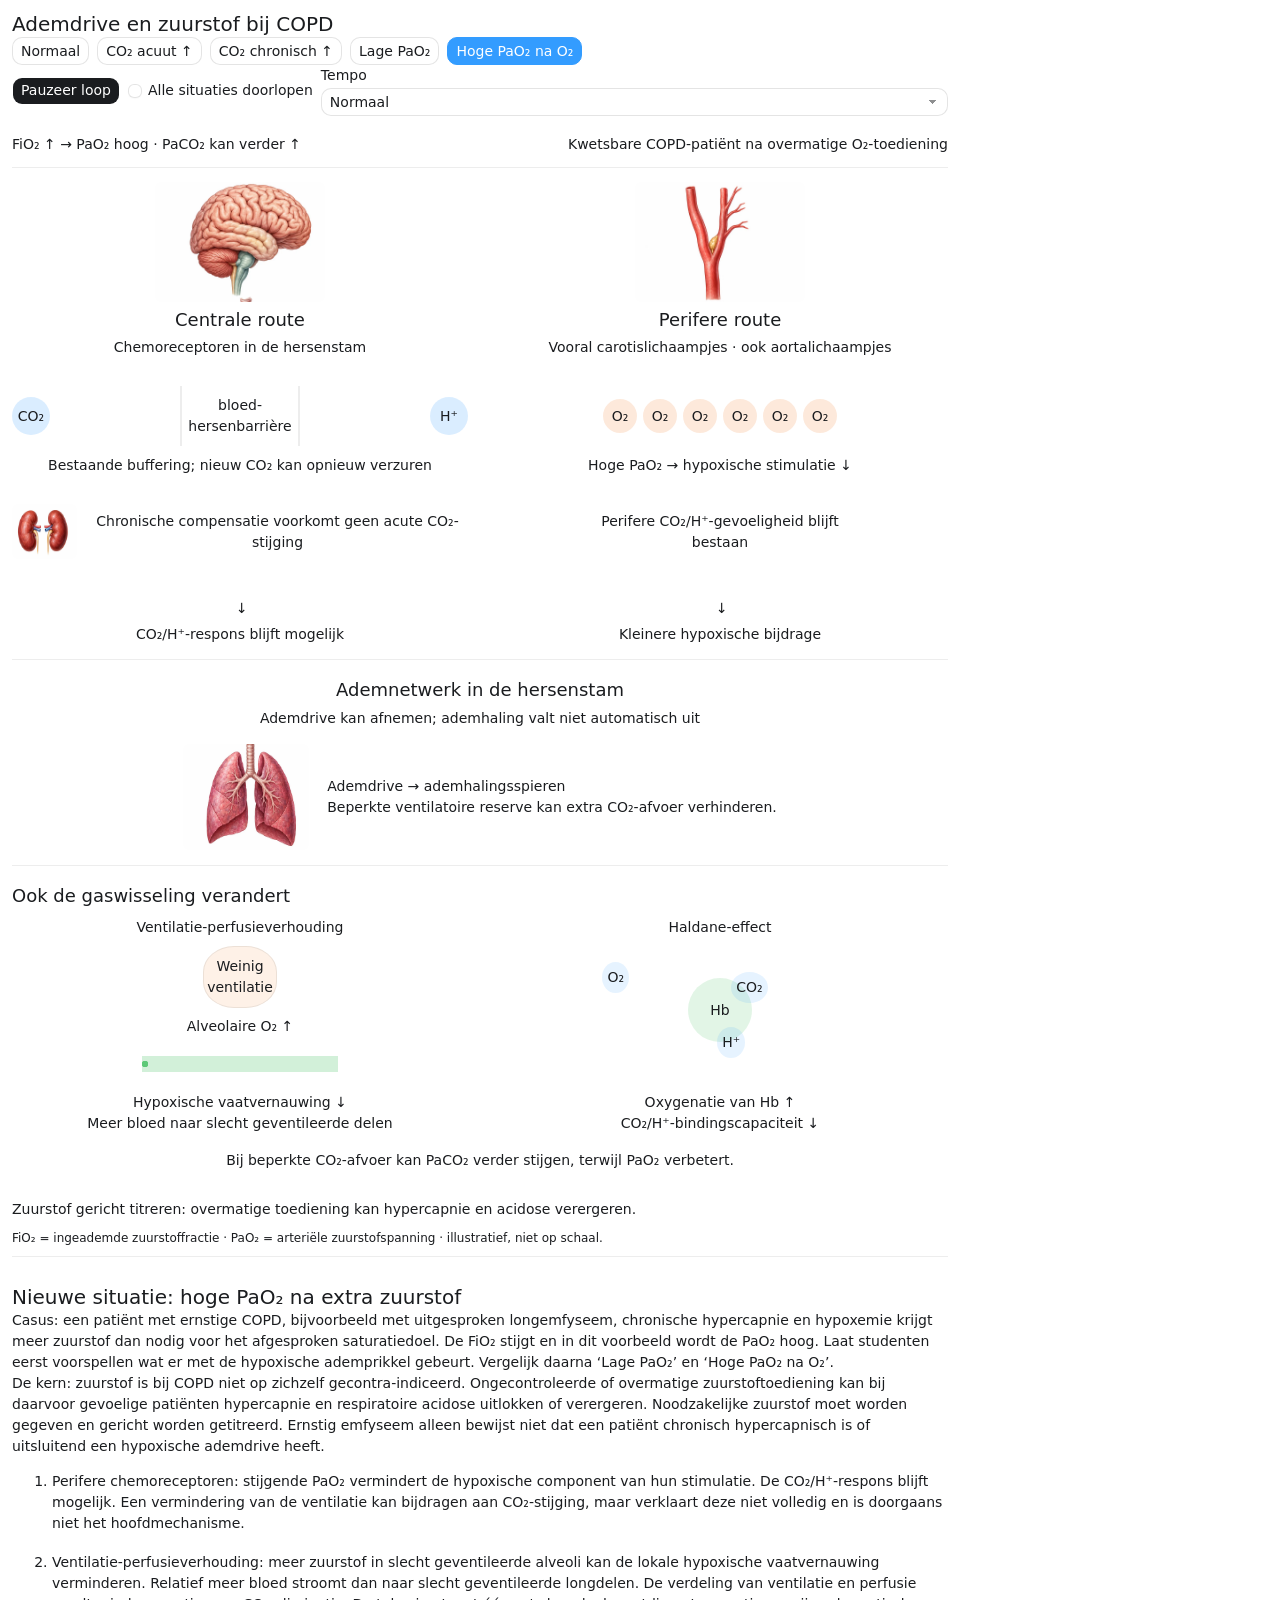
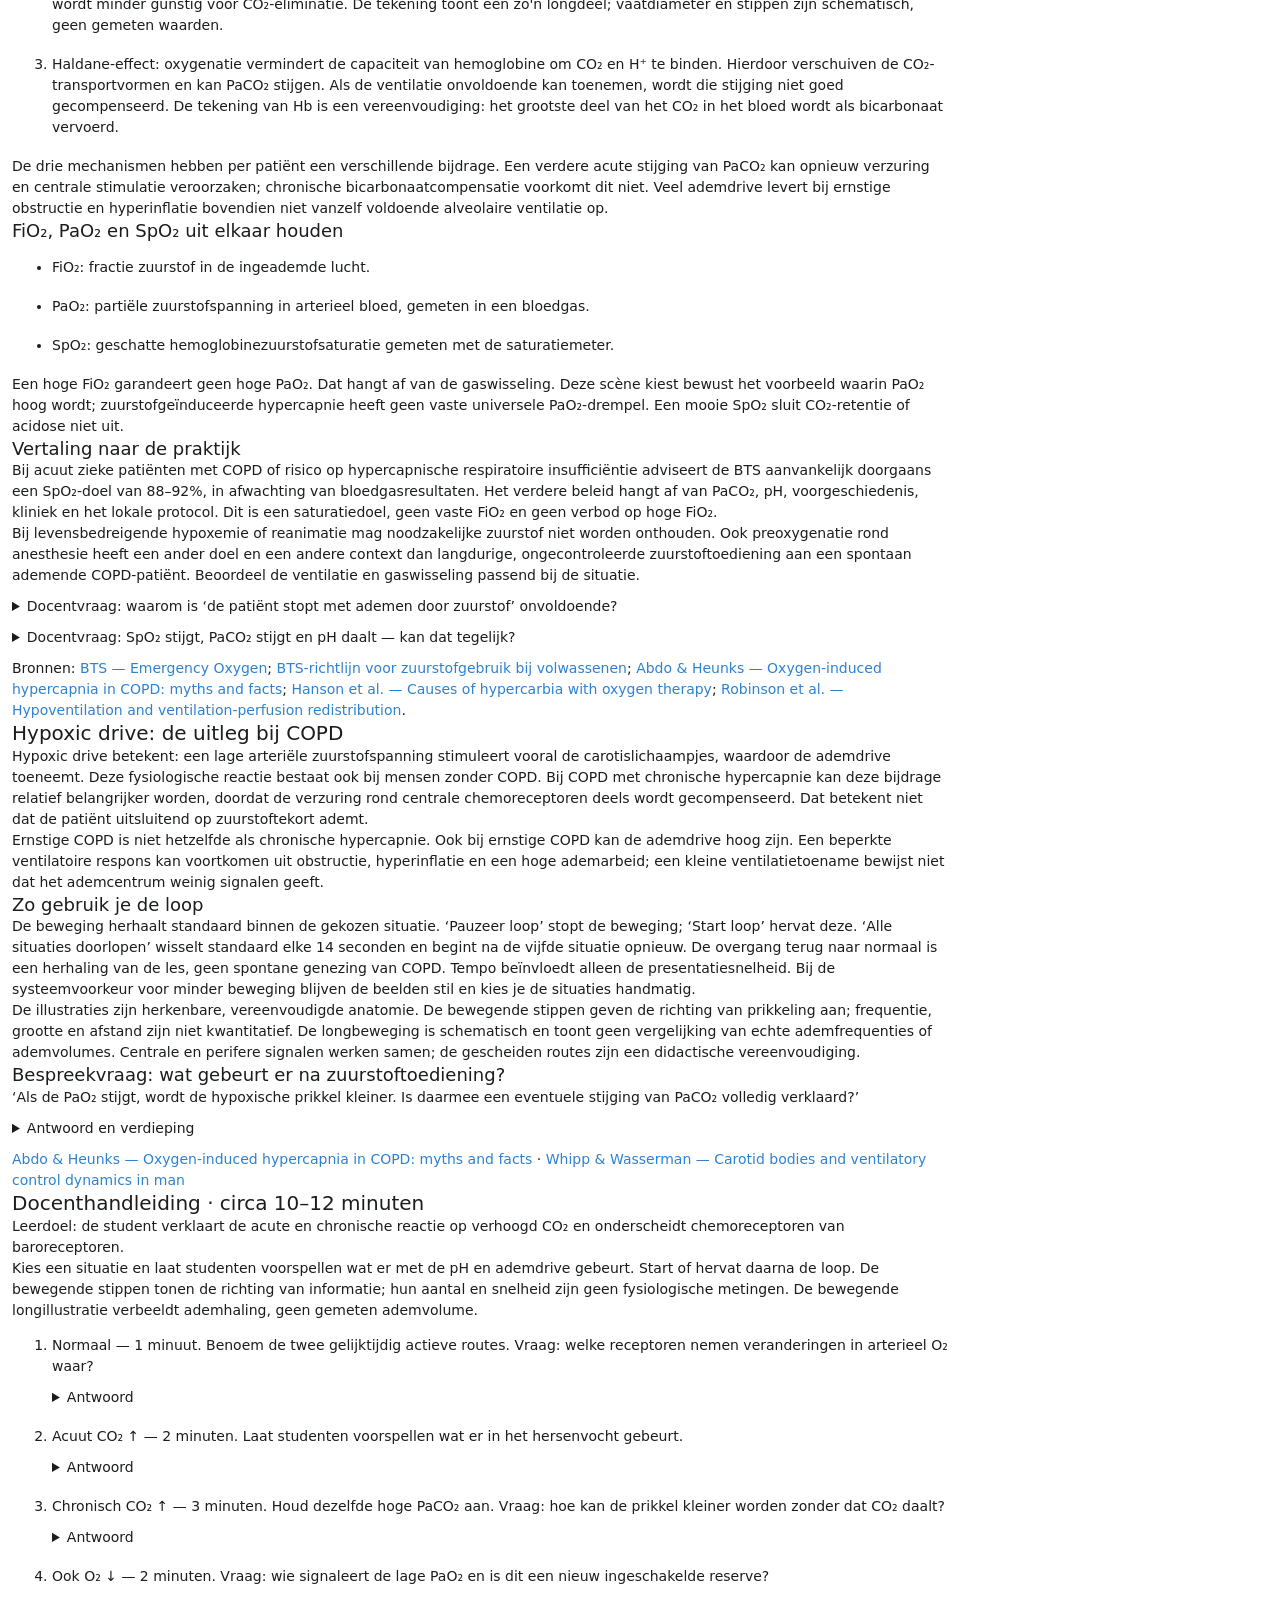
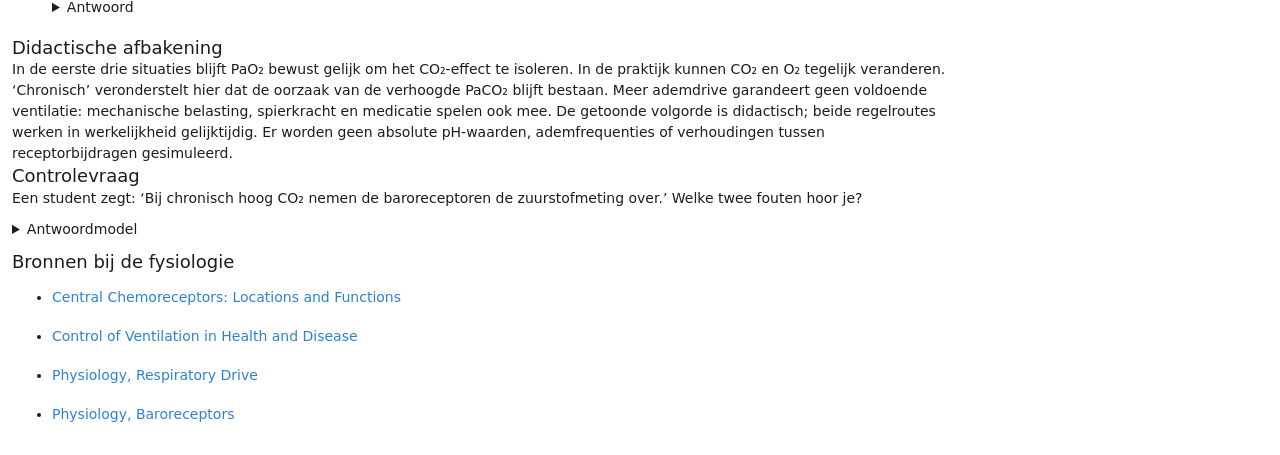
<file: ademregulatie/index.html>
<!doctype html><html lang="nl"><head><meta charset="utf-8"><meta name="viewport" content="width=device-width, initial-scale=1"><title>Ademregulatie — lesanimatie</title><style>:root {
  color-scheme: light dark;
  background-color: var(
    --background,
    var(--color-background-primary, light-dark(rgb(255 255 255), rgb(24 24 24)))
  ) !important;

  /* Agent-facing contract; keep in sync with SKILL.md. */
  --background: var(
    --color-background-primary,
    light-dark(rgb(255 255 255), rgb(24 24 24))
  );
  --foreground: var(
    --color-text-primary,
    light-dark(rgb(26 28 31), rgb(255 255 255))
  );
  --card: color-mix(in oklab, var(--foreground) 5%, var(--background));
  --card-foreground: var(
    --color-text-primary,
    light-dark(rgb(26 28 31), rgb(255 255 255))
  );
  --popover: var(
    --color-background-secondary,
    light-dark(rgb(255 255 255), rgb(45 45 45))
  );
  --popover-foreground: var(
    --color-text-primary,
    light-dark(rgb(26 28 31), rgb(255 255 255))
  );
  --primary: var(
    --color-text-info,
    light-dark(rgb(51 156 255), rgb(131 195 255))
  );
  --primary-foreground: var(
    --color-text-inverse,
    light-dark(rgb(255 255 255), rgb(13 13 13))
  );
  --secondary: var(
    --color-background-secondary,
    light-dark(rgb(255 255 255 / 96%), rgb(54 54 54 / 96%))
  );
  --secondary-foreground: var(
    --color-text-primary,
    light-dark(rgb(26 28 31), rgb(255 255 255))
  );
  --muted: color-mix(in srgb, var(--foreground) 10%, transparent);
  --muted-foreground: var(
    --color-text-secondary,
    light-dark(rgb(26 28 31 / 49.4%), rgb(255 255 255 / 49.8%))
  );
  --accent: var(
    --color-background-info,
    light-dark(rgb(229 242 255), rgb(13 39 63))
  );
  --accent-foreground: var(
    --color-text-info,
    light-dark(rgb(51 156 255), rgb(131 195 255))
  );
  --destructive: var(
    --color-text-warning,
    light-dark(rgb(226 85 7), rgb(255 133 73))
  );
  --border: var(
    --color-border-secondary,
    light-dark(rgb(26 28 31 / 8%), rgb(255 255 255 / 8.2%))
  );
  --input: var(
    --color-border-primary,
    light-dark(
      rgb(26 28 31 / 11.8%),
      color-mix(in oklab, rgb(0 0 0) 10%, transparent)
    )
  );
  --ring: var(
    --color-ring-primary,
    light-dark(rgb(51 156 255), rgb(131 195 255 / 76%))
  );
  --font-size-base: var(--font-text-md-size, 14px);
  --blue: light-dark(rgb(51 156 255), rgb(51 156 255));
  --orange: light-dark(rgb(226 85 7), rgb(251 106 34));
  --green: light-dark(rgb(0 162 64), rgb(64 201 119));
  --red: light-dark(rgb(224 46 42), rgb(255 103 100));
  --purple: light-dark(rgb(146 79 247), rgb(173 123 249));
  --yellow: light-dark(rgb(255 195 0), rgb(255 210 64));
  --viz-series-1: var(--primary);
  --viz-series-2: light-dark(rgb(243 136 59), rgb(245 154 86));
  --viz-series-3: light-dark(rgb(93 201 119), rgb(116 213 139));
  --viz-series-4: light-dark(rgb(235 119 177), rgb(240 143 192));
  --viz-series-5: light-dark(rgb(155 121 236), rgb(170 145 239));
  --viz-series-6: light-dark(rgb(58 185 177), rgb(90 203 194));

  /* Internal implementation variables; not part of the agent contract. */
  --font-sans: -apple-system, system-ui, "Segoe UI", sans-serif;
  --font-mono:
    ui-monospace, SFMono-Regular, "SF Mono", Menlo, Consolas, "Liberation Mono",
    monospace;
  --font-size-normal: max(11px, var(--font-size-base));
  --font-size-tooltip: calc(var(--font-size-base) - 1px);
  --font-size-small: max(11px, calc(var(--font-size-base) - 2px));
  --font-size-h1: calc(var(--font-size-normal) * 1.7142857143);
  --font-size-h2: calc(var(--font-size-normal) * 1.4285714286);
  --font-size-h3: calc(var(--font-size-normal) * 1.2857142857);
  --font-weight-normal: 430;
  --font-weight-medium: 500;
  --icon-size: 16px;
  --line-height-normal: calc(var(--font-size-normal) * 1.5);
  --line-height-tooltip: calc(var(--font-size-tooltip) * 1.4285714286);
  --line-height-small: calc(var(--font-size-small) + 4px);
  --corner-shape: round;
  --radius: var(--border-radius-lg, 10px);
  --radius-sm: calc(var(--radius) * 0.6);
  --radius-md: calc(var(--radius) * 0.8);
  --radius-lg: var(--radius);
  --radius-2xl: calc(var(--radius) * 1.6);
  --radius-full: 9999px;
  --shadow-sm: 0 1px 2px -1px rgb(0 0 0 / 8%);
  --checkmark-image: url("data:image/svg+xml,%3Csvg xmlns='http://www.w3.org/2000/svg' viewBox='0 0 17 17'%3E%3Cpath d='M12.8961 3.64101C13.1297 3.41418 13.4984 3.37523 13.7779 3.56581C14.0571 3.75635 14.1554 4.11331 14.0299 4.41347L13.9615 4.53847L7.71151 13.7045C7.59411 13.8767 7.4063 13.9877 7.19881 14.0072C6.99136 14.0267 6.78564 13.9533 6.63826 13.806L2.88826 10.056L2.79842 9.9457C2.6192 9.67407 2.64927 9.30496 2.88826 9.06581C3.12738 8.82669 3.49647 8.79676 3.76815 8.97597L3.8785 9.06581L7.03084 12.2182L12.8053 3.74941L12.8961 3.64101Z'/%3E%3C/svg%3E");

  /* Legacy aliases; not part of the current agent contract. */
  --viz-bg: transparent;
  --viz-panel: var(--card);
  --viz-border: var(--border);
  --viz-text: var(--foreground);
  --viz-muted: var(--muted-foreground);
  --viz-accent: var(--primary);
  --viz-accent-text: var(--primary-foreground);
  --viz-accent-bg: var(--accent);
  --viz-font-size: var(--font-size-base);
  --viz-warning: var(--destructive);
}

:root[data-theme="light"] {
  color-scheme: light;
}

:root[data-theme="dark"] {
  color-scheme: dark;
}

* {
  box-sizing: border-box;
}

html > body {
  /* Preserve MCP aliases for older inline renderers without creating :root cycles. */
  --color-background-primary: var(
    --background,
    light-dark(rgb(255 255 255), rgb(24 24 24))
  );
  --color-text-primary: var(
    --foreground,
    light-dark(rgb(26 28 31), rgb(255 255 255))
  );
  --color-border-secondary: var(
    --border,
    light-dark(rgb(26 28 31 / 8%), rgb(255 255 255 / 8.2%))
  );

  margin: 0;
  padding: var(--visualize-paint-gutter, 0px);
  color: var(--foreground);
  background: transparent !important;
  font-family: var(--font-sans) !important;
  font-size: var(--font-size-normal);
  font-weight: var(--font-weight-normal);
  line-height: var(--line-height-normal);
}

:root:not([data-app-block-surface], [data-visualize-standalone]) > body {
  padding: 12px;
}

.cursor-interaction {
  cursor: var(--cursor-interaction, pointer);
}

a {
  color: color-mix(in srgb, var(--viz-accent) 80%, var(--viz-text) 20%);
  cursor: var(--cursor-interaction, pointer);
  font-weight: var(--font-weight-medium, 500);
  text-decoration: none;
  text-underline-offset: 2px;
}

a:is(:hover, :focus-visible) {
  text-decoration-line: underline;
  text-decoration-style: dashed;
  text-decoration-thickness: 0.5px;
}

h1,
h2,
h3,
h4,
h5,
h6,
p {
  margin-block: 0;
}

h1 {
  font-size: var(--font-size-h1);
  font-weight: var(--font-weight-medium);
  line-height: 1.25;
}

h2 {
  font-size: var(--font-size-h2);
  font-weight: var(--font-weight-medium);
  line-height: 1.25;
}

h3,
h4,
h5,
h6 {
  font-size: var(--font-size-h3);
  font-weight: var(--font-weight-medium);
  line-height: 1.3;
}

b,
strong,
th {
  font-weight: var(--font-weight-medium);
}

code:not(pre code) {
  display: inline;
  padding: 1px 6px;
  border-radius: var(--radius-sm);
  corner-shape: var(--corner-shape);
  background: var(--muted);
  font-family: var(--font-mono);
  font-size: 0.92em;
  overflow-wrap: anywhere;
  -webkit-box-decoration-break: clone;
  box-decoration-break: clone;
  word-break: break-word;
}

.table-responsive {
  width: 100%;
  overflow-x: auto;
  scrollbar-width: thin;
}

.table {
  width: 100%;
  border-collapse: collapse;
  color: var(--foreground);
  font: inherit;
  text-align: start;
}

.table :is(th, td) {
  padding-block: 10px;
  padding-inline: 0 24px;
  overflow-wrap: anywhere;
  border-bottom: 1px solid var(--border);
  text-align: start;
  vertical-align: top;
}

.table-responsive > .table :is(th, td) {
  overflow-wrap: break-word;
}

.table :is(th, td):last-child {
  padding-inline-end: 0;
}

.table :is(caption, thead th) {
  font-weight: 600;
}

.table thead th {
  padding-block: 8px;
  border-bottom-color: color-mix(in srgb, var(--foreground) 16%, transparent);
}

.table tbody tr:last-child :is(th, td) {
  border-bottom: 0;
}

.table.table-sm :is(th, td) {
  padding-block: 6px;
}

.table.table-sm :is(th, td):not(:last-child) {
  padding-inline-end: 16px;
}

.table :is(.text-end, [align="right"]) {
  text-align: end;
  font-variant-numeric: tabular-nums;
}

.table :is(.text-center, [align="center"]) {
  text-align: center;
}

.table .text-nowrap {
  white-space: nowrap;
}

#widget {
  display: flex;
  flex-direction: column;
  gap: 12px;
  width: 100%;
  padding: 0;
  background: transparent !important;
}

.card {
  min-width: 0;
  padding: 12px;
  overflow: hidden;
  overflow-wrap: break-word;
  border-radius: var(--radius-2xl);
  corner-shape: var(--corner-shape);
  color: var(--card-foreground);
  background: var(--card);
}

.widget {
  min-width: 0;
  overflow: hidden;
  border: 0;
  border-radius: var(--radius-lg);
  corner-shape: var(--corner-shape);
  box-shadow: 0 0 0 0.5px var(--border-strong, var(--border));
  color: var(--foreground);
  background: var(--background);
}

#widget > :not(.card, .widget, .progress) {
  width: 100% !important;
  max-width: none !important;
  margin: 0 !important;
  padding: 0 !important;
  border: 0 !important;
  border-radius: 0 !important;
  background: transparent !important;
  box-shadow: none !important;
}

.tooltip {
  position: fixed;
  z-index: 50;
  top: 0;
  left: 0;
  width: max-content;
  max-width: min(
    20rem,
    var(--tooltip-available-width, calc(100vw - 10px)),
    calc(100vw - 10px)
  );
  max-height: min(
    var(--tooltip-available-height, calc(100vh - 10px)),
    calc(100vh - 10px)
  );
  padding: 4px 8px;
  border: 1px solid var(--border);
  border-radius: var(--radius-lg);
  corner-shape: var(--corner-shape);
  color: var(--popover-foreground);
  background: var(--popover);
  box-shadow: none;
  font-size: var(--font-size-tooltip);
  line-height: var(--line-height-tooltip);
  overflow-wrap: break-word;
  white-space: normal;
  pointer-events: none;
  user-select: none;
}

/* The shared runtime owns data-tooltip; suppress AppBlock's pseudo-tooltip. */
main [data-tooltip]::after {
  content: none;
}

.viz-grid {
  display: grid;
  grid-template-columns: repeat(auto-fit, minmax(max(180px, 24%), 1fr));
  gap: 10px;
}

.viz-stat {
  display: flex;
  flex-direction: column;
  gap: 2px;
}

.viz-stat-value {
  font-size: var(--font-size-h2);
  font-weight: var(--font-weight-medium);
  line-height: 1.25;
}

.viz-row {
  display: flex;
  flex-wrap: wrap;
  align-items: center;
  gap: 10px;
}

hr {
  width: 100%;
  height: 1px;
  margin-block: 6px;
  border: 0;
  background: var(--border);
}

.nav {
  display: flex;
  min-width: 0;
  align-items: center;
  gap: 4px;
}

.progress {
  display: flex;
  height: 8px;
  margin-block: calc((var(--line-height-normal, 1.5em) - 8px) / 2);
  overflow: hidden;
  border: 0;
  border-radius: var(--radius-full);
  background: var(--muted);
}

.progress-bar:only-child {
  border-radius: var(--radius-full);
}

.progress-bar {
  height: 100%;
  flex-shrink: 0;
  border: 0;
  background: var(--viz-series-1);
}

.viz-badge {
  padding: 3px 8px;
  border-radius: var(--radius-full);
  color: var(--accent-foreground);
  background: var(--accent);
  font-weight: var(--font-weight-medium);
}

small,
.text-small,
.viz-badge {
  font-size: var(--font-size-small);
  line-height: var(--line-height-small);
}

.text-muted {
  color: var(--muted-foreground);
}

.tabular-nums {
  font-variant-numeric: tabular-nums;
}

.sr-only {
  position: absolute;
  width: 1px;
  height: 1px;
  padding: 0;
  overflow: hidden;
  clip: rect(0, 0, 0, 0);
  white-space: nowrap;
  border: 0;
}

.viz-controls {
  display: flex;
  flex-wrap: wrap;
  align-items: center;
  gap: 8px;
}

.viz-controls > .form-label {
  display: grid;
  min-width: min(100%, 260px);
  flex: 1 1 280px;
  grid-template-columns: minmax(0, 1fr) auto;
  align-items: baseline;
  gap: 2px 12px;
  margin-bottom: 0;
}

.viz-controls > .form-label > :is(.form-control, .form-range, .form-select) {
  grid-column: 1 / -1;
}

.btn,
.nav-link,
.form-check-input,
.form-control,
.form-range,
.form-select {
  font: inherit;
}

.btn,
.nav-link {
  appearance: button;
  display: inline-flex;
  inline-size: fit-content;
  max-inline-size: 100%;
  min-height: 28px;
  align-items: center;
  justify-content: center;
  gap: 4px;
  margin: 0;
  padding: 0 8px;
  -webkit-app-region: no-drag;
  border: 1px solid var(--input);
  border-radius: var(--radius-lg);
  corner-shape: var(--corner-shape);
  color: var(--secondary-foreground);
  background: var(--secondary);
  cursor: var(--cursor-interaction, pointer);
  text-align: center;
  text-decoration: none;
  white-space: nowrap;
  user-select: none;
  -webkit-font-smoothing: antialiased;
}

.btn:is(.btn-block, .viz-tile) {
  inline-size: 100%;
}

.btn.viz-tile {
  min-width: 0;
  overflow-wrap: anywhere;
  white-space: normal;
}

a.btn {
  cursor: var(--cursor-interaction, pointer);
  text-decoration: none;
}

.btn:not(:disabled):hover,
.nav-link:not(:disabled):not([aria-disabled="true"]):hover {
  background: color-mix(in srgb, var(--foreground) 6%, var(--secondary));
}

.btn-primary {
  border-color: transparent;
  color: var(--primary-foreground);
  background: var(--foreground);
  background-clip: padding-box;
}

.btn-primary .text-muted {
  color: color-mix(in srgb, var(--primary-foreground) 50%, transparent);
}

.btn-primary:not(:disabled):hover {
  background: color-mix(in srgb, var(--foreground) 80%, transparent);
  background-clip: padding-box;
}

.btn-ghost {
  border-color: transparent;
  color: var(--muted-foreground);
  background: transparent;
}

.btn-ghost:not(:disabled):hover {
  color: var(--foreground);
  background: color-mix(in srgb, var(--foreground) 6%, var(--secondary));
}

.nav-pills .nav-link {
  min-width: 0;
  border-color: transparent;
  color: var(--muted-foreground);
  background: transparent;
}

.nav-justified .nav-link {
  flex: 1 1 0;
  overflow-wrap: anywhere;
  white-space: normal;
}

.nav-pills .nav-link.active {
  color: var(--foreground);
  background: var(--muted);
}

/* Shared preview chrome; product styles stay inside each variant. */
.viz-dotted-background {
  background-image: radial-gradient(
    circle,
    color-mix(in srgb, var(--foreground) 14%, transparent) 0.8px,
    transparent 0.8px
  );
  background-position: center;
  background-size: 16px 16px;
}

.viz-carousel {
  position: relative;
  min-width: 0;
}

.viz-carousel:has(> .viz-carousel-controls) {
  min-height: calc(60px + var(--viz-carousel-picker-height, 0px));
  padding-bottom: 60px;
}

.viz-carousel > [data-variant][hidden] {
  display: none !important;
}

.viz-carousel > [data-variant] {
  isolation: isolate;
}

.viz-carousel-controls {
  --viz-carousel-hover: light-dark(
    color-mix(in srgb, var(--foreground) 5.4%, transparent),
    color-mix(in srgb, var(--foreground) 7.8%, transparent)
  );
  position: absolute;
  z-index: 2;
  bottom: 8px;
  left: 50%;
  display: flex;
  width: max-content;
  /* Leave room for the host's design-controls launcher at the trailing edge. */
  max-width: calc(100% - 96px);
  align-items: center;
  gap: 0;
  padding: 0;
  border: 1px solid var(--border);
  border-radius: 16px;
  color: var(--foreground);
  background: var(--background);
  font-family: var(--font-sans);
  /* Match the settings dropdown chrome independently of the content font size. */
  font-size: 13px;
  font-weight: var(--font-weight-normal);
  line-height: 18px;
  transform: translateX(-50%);
  user-select: none;
}

/* Keep authored mockup button styles out of the shared carousel chrome. */
.viz-carousel-controls button,
.viz-carousel-picker > summary {
  display: flex !important;
  height: auto !important;
  min-height: 30px;
  align-items: center !important;
  justify-content: center !important;
  gap: 4px;
  padding: 0 6px !important;
  -webkit-app-region: no-drag;
  border: 0 !important;
  border-radius: 14px !important;
  color: inherit !important;
  background: transparent !important;
  font: inherit !important;
  -webkit-tap-highlight-color: transparent;
}

.viz-carousel-controls > button,
.viz-carousel-picker > summary {
  position: relative;
  isolation: isolate;
}

.viz-carousel-controls > button {
  --icon-size: 16px;
  width: 30px !important;
  padding: 0 !important;
}

.viz-carousel-picker > summary {
  padding-inline: 12px !important;
}

.viz-carousel-controls .viz-carousel-caret {
  width: 14px;
  height: 14px;
  flex: none;
  margin: 0;
  color: inherit;
  transform: rotate(180deg);
}

.viz-carousel-controls > button > svg,
.viz-carousel-controls .viz-carousel-caret,
.viz-carousel-count {
  opacity: 0.5;
}

.viz-carousel-controls > button::before,
.viz-carousel-picker > summary::before {
  position: absolute;
  z-index: -1;
  inset: 3px;
  border-radius: 12px;
  content: "";
  pointer-events: none;
}

.viz-carousel-controls > button:hover::before,
.viz-carousel-picker > summary:hover::before {
  background: var(--viz-carousel-hover);
}

.viz-carousel-controls > button,
.viz-carousel-controls [data-lucide],
.viz-carousel-controls .lucide {
  flex-shrink: 0;
}

.viz-carousel-picker {
  min-width: 0;
}

.viz-carousel-picker > summary {
  min-width: 0;
  list-style: none;
}

.viz-carousel-picker > summary::-webkit-details-marker {
  display: none;
}

.viz-carousel-count {
  flex-shrink: 0;
  white-space: nowrap;
}

.viz-carousel-name {
  min-width: 0;
  overflow: hidden;
  text-overflow: ellipsis;
  white-space: nowrap;
}

.viz-carousel-options {
  position: absolute;
  right: 0;
  bottom: calc(100% + 4px);
  left: 0;
  display: flex;
  max-height: 240px;
  flex-direction: column;
  gap: 2px;
  overflow: auto;
  padding: 4px;
  border: 1px solid var(--border);
  border-radius: var(--radius-lg);
  background: var(--background);
  box-shadow: 0 4px 12px light-dark(rgb(0 0 0 / 6%), rgb(0 0 0 / 25%));
}

.viz-carousel-options > button {
  border-radius: max(0px, calc(var(--radius-lg) - 5px)) !important;
  width: 100% !important;
  min-height: 28px;
  justify-content: flex-start !important;
  padding: 4px 8px !important;
  font-size: var(--font-size-small) !important;
  text-align: start;
  white-space: normal;
  overflow-wrap: anywhere;
}

.viz-carousel-options > [aria-current="true"],
.viz-carousel-options > button:hover {
  background: var(--viz-carousel-hover) !important;
}

.btn:disabled,
.nav-link:disabled,
.nav-link[aria-disabled="true"] {
  cursor: not-allowed;
  opacity: 0.4;
}

[data-lucide] {
  stroke-width: 1.6;
}

.form-label {
  display: block;
  margin-bottom: 6px;
  color: var(--foreground);
}

.form-control {
  display: block;
  width: 100%;
  min-height: 28px;
  padding: 0 8px;
  outline: none;
  border: 1px solid var(--input);
  border-radius: var(--radius-lg);
  corner-shape: var(--corner-shape);
  color: var(--foreground);
  background: var(--secondary);
}

.form-control::placeholder {
  color: var(--muted-foreground);
}

.form-control[type="file"] {
  padding: 0;
  overflow: hidden;
  cursor: var(--cursor-interaction, pointer);
}

.form-control[type="file"]::file-selector-button {
  min-height: 26px;
  margin-right: 8px;
  padding: 0 8px;
  border: 0;
  border-right: 1px solid var(--input);
  color: var(--secondary-foreground);
  background: var(--secondary);
  cursor: inherit;
  font: inherit;
}

.form-control[type="file"]:not(:disabled):hover::file-selector-button {
  background: color-mix(in srgb, var(--foreground) 6%, var(--secondary));
}

.form-control-color[type="color"] {
  width: 40px;
  height: 28px;
  padding: 3px;
  cursor: var(--cursor-interaction, pointer);
}

.form-control-color[type="color"]::-webkit-color-swatch-wrapper {
  padding: 0;
}

.form-control-color[type="color"]::-webkit-color-swatch {
  border: 0;
  border-radius: calc(var(--radius-lg) - 4px);
  corner-shape: var(--corner-shape);
}

textarea.form-control {
  height: auto;
  min-height: 72px;
  padding: 8px 10px;
  resize: vertical;
}

.form-control:focus-visible {
  border-color: var(--ring);
  box-shadow: inset 0 0 0 1px var(--ring);
}

.form-control:disabled,
.form-select:disabled {
  cursor: not-allowed;
  opacity: 0.4;
}

.form-select {
  appearance: none;
  display: block;
  width: 100%;
  min-height: 28px;
  margin: 0;
  padding: 0 32px 0 8px;
  outline: none;
  border: 1px solid var(--input);
  border-radius: var(--radius-lg);
  corner-shape: var(--corner-shape);
  color: var(--foreground);
  background-color: var(--secondary);
  background-image:
    linear-gradient(45deg, transparent 50%, var(--muted-foreground) 50%),
    linear-gradient(135deg, var(--muted-foreground) 50%, transparent 50%);
  background-position:
    calc(100% - 14px) 50%,
    calc(100% - 10px) 50%;
  background-repeat: no-repeat;
  background-size: 4px 4px;
  cursor: var(--cursor-interaction, default);
}

.form-select:not(:disabled):hover {
  background-color: color-mix(in srgb, var(--foreground) 6%, var(--secondary));
}

.form-select:focus-visible {
  border-color: var(--ring);
  box-shadow: inset 0 0 0 1px var(--ring);
}

.form-check {
  display: flex;
  min-height: 20px;
  align-items: center;
  gap: 6px;
}

.form-check-input {
  appearance: none;
  width: 14px;
  height: 14px;
  flex: 0 0 auto;
  margin: 0;
  border: 1px solid var(--input);
  color: var(--primary-foreground);
  background-color: transparent;
  cursor: var(--cursor-interaction, default);
  transition:
    background-color 150ms,
    border-color 150ms,
    box-shadow 150ms;
}

.form-check:not(.form-switch) .form-check-input[type="checkbox"] {
  border-color: var(--input);
  border-radius: var(--radius-sm);
  corner-shape: var(--corner-shape);
  background-color: var(--secondary);
  box-shadow: var(--shadow-sm);
}

.form-check:not(.form-switch)
  .form-check-input:not(:disabled):not(:checked):hover {
  background-color: var(--card);
}

.form-check:not(.form-switch) .form-check-input[type="checkbox"]:checked {
  border-color: var(--primary);
  background-color: var(--primary);
}

.form-check:not(.form-switch)
  .form-check-input[type="checkbox"]:checked::before {
  display: block;
  width: 100%;
  height: 100%;
  background: var(--primary-foreground);
  content: "";
  mask: var(--checkmark-image) center / 12px 12px no-repeat;
}

.form-check-input[type="radio"] {
  width: 14px;
  height: 14px;
  border-radius: var(--radius-full);
}

.form-check-input[type="radio"]:checked {
  border: 2px solid var(--primary);
  background:
    radial-gradient(circle, var(--primary-foreground) 0 2.5px, transparent 3px),
    var(--primary);
}

.form-check:not(.form-switch) .form-check-input:focus-visible {
  outline: 2px solid var(--ring);
  outline-offset: 2px;
}

.form-check:not(.form-switch) .form-check-input:disabled {
  cursor: not-allowed;
  pointer-events: none;
}

.form-check:not(.form-switch) .form-check-input:disabled + .form-check-label {
  cursor: not-allowed;
}

.form-switch .form-check-input:disabled,
.form-switch .form-check-input:disabled + .form-check-label {
  cursor: not-allowed;
  opacity: 0.6;
}

.form-check-label {
  color: var(--foreground);
  cursor: var(--cursor-interaction, default);
}

.form-switch .form-check-input {
  position: relative;
  width: 32px;
  height: 20px;
  border: 0;
  border-radius: var(--radius-full);
  background: var(--muted);
  box-shadow: none;
  transition: background-color 200ms cubic-bezier(0, 0, 0.2, 1);
}

.form-switch .form-check-input::before {
  position: absolute;
  top: 50%;
  left: 0;
  width: 16px;
  height: 16px;
  box-sizing: border-box;
  border: 1px solid light-dark(var(--primary-foreground), var(--foreground));
  border-radius: var(--radius-full);
  background: light-dark(var(--primary-foreground), var(--foreground));
  box-shadow: var(--shadow-sm);
  content: "";
  transform: translate(2px, -50%);
  transition: transform 200ms cubic-bezier(0, 0, 0.2, 1);
}

.form-switch .form-check-input:checked {
  background: var(--primary);
}

.form-switch .form-check-input:checked::before {
  transform: translate(14px, -50%);
}

.form-switch .form-check-input:focus-visible {
  box-shadow: 0 0 0 2px var(--ring);
}

.form-range {
  appearance: none;
  display: block;
  width: 100%;
  height: 28px;
  flex: 1;
  margin: 0;
  padding: 0;
  outline: none;
  border: 0;
  accent-color: var(--primary);
  background: linear-gradient(
      color-mix(in srgb, var(--foreground) 7%, transparent),
      color-mix(in srgb, var(--foreground) 7%, transparent)
    )
    center / 100% 2px no-repeat;
}

.form-range::-webkit-slider-runnable-track {
  height: 28px;
  background: transparent;
}

.form-range::-webkit-slider-thumb {
  appearance: none;
  width: 20px;
  height: 20px;
  margin-top: 4px;
  border: 1px solid var(--border);
  border-radius: var(--radius-full);
  background: light-dark(var(--primary-foreground), var(--foreground));
}

.form-range:focus-visible::-webkit-slider-thumb {
  border-color: var(--ring);
  box-shadow: inset 0 0 0 1px var(--ring);
}

.form-range::-moz-range-track {
  height: 28px;
  background: transparent;
}

.form-range::-moz-range-thumb {
  width: 20px;
  height: 20px;
  border: 1px solid var(--border);
  border-radius: var(--radius-full);
  background: light-dark(var(--primary-foreground), var(--foreground));
}

.form-range:focus-visible::-moz-range-thumb {
  border-color: var(--ring);
  box-shadow: inset 0 0 0 1px var(--ring);
}

.form-range:disabled {
  cursor: not-allowed;
  opacity: 0.4;
}

.btn:not(.btn-primary, .viz-tile):is(
  [aria-pressed="true"],
  [aria-selected="true"],
  .is-selected
) {
  border-color: var(--primary);
  color: var(--primary-foreground);
  background: var(--primary);
}

.btn.viz-tile:is([aria-pressed="true"], [aria-selected="true"], .is-selected) {
  border-color: var(--primary);
  box-shadow: inset 0 0 0 1px var(--primary);
}

.btn:focus-visible,
.nav-link:focus-visible {
  outline: 2px solid var(--ring);
  outline-offset: 2px;
}

.viz-carousel-controls :is(button, summary):focus-visible {
  outline: 2px solid var(--ring) !important;
  outline-offset: 2px !important;
}

@media (pointer: coarse) {
  .viz-carousel:has(> .viz-carousel-controls) {
    min-height: calc(76px + var(--viz-carousel-picker-height, 0px));
    padding-bottom: 76px;
  }

  .btn,
  .nav-link,
  .viz-carousel-controls button,
  .viz-carousel-picker > summary,
  .form-control,
  .form-select {
    min-width: 44px;
    min-height: 44px;
  }

  /* Keep small-screen WebKit from zooming when a text field receives focus. */
  .form-control,
  .form-select {
    font-size: max(16px, var(--font-size-normal));
  }

  .form-control[type="file"]::file-selector-button {
    min-width: 44px;
    min-height: 44px;
  }

  .form-control-color[type="color"] {
    width: 44px;
    height: 44px;
  }

  .form-control:is(
    [type="date"],
    [type="datetime-local"],
    [type="month"],
    [type="time"],
    [type="week"]
  ) {
    min-width: 0;
    max-width: 100%;
    padding-block: 8px;
  }

  .form-check {
    min-height: 44px;
    padding-inline: 15px;
  }

  .form-check-input {
    position: relative;
  }

  .form-check-input::after {
    position: absolute;
    top: 50%;
    left: 50%;
    width: 44px;
    height: 44px;
    content: "";
    transform: translate(-50%, -50%);
  }

  .form-check-label {
    display: inline-flex;
    min-width: 44px;
    min-height: 44px;
    align-items: center;
  }

  .form-range {
    height: 44px;
    touch-action: pan-y;
  }

  .form-range::-webkit-slider-runnable-track {
    height: 44px;
  }

  .form-range::-moz-range-track {
    height: 44px;
  }

  .form-range::-webkit-slider-thumb {
    margin-top: 12px;
  }
}

svg {
  display: block;
  max-width: 100%;
  height: auto;
}

#widget > svg {
  width: 100%;
}

/* Model-authored chart rules can otherwise stretch icons after these styles load. */
svg.lucide {
  display: block;
  width: var(--icon-size) !important;
  height: var(--icon-size) !important;
  flex: none;
  margin: 0 !important;
  stroke-width: 1.6;
}

.text-warning,
.text-destructive {
  color: var(--destructive);
}
body{max-width:960px;margin:24px auto;padding:20px;color:var(--foreground);background:var(--background);font-family:system-ui,sans-serif}.teaching{margin-top:28px}.teaching li{margin-bottom:18px}details{margin:10px 0}summary{cursor:pointer}button{cursor:pointer}@media print{button{display:none}details::details-content{content-visibility:visible}body{max-width:none}}</style></head><body><div id="hypoxic-les" data-scene="4">
<h2>Ademdrive en zuurstof bij COPD</h2>
<div class="viz-controls" aria-label="Situatie">
<button class="btn" data-scene="0" aria-pressed="false">Normaal</button>
<button class="btn" data-scene="1" aria-pressed="false">CO₂ acuut ↑</button>
<button class="btn" data-scene="2" aria-pressed="false">CO₂ chronisch ↑</button>
<button class="btn" data-scene="3" aria-pressed="false">Lage PaO₂</button>
<button class="btn" data-scene="4" aria-pressed="true">Hoge PaO₂ na O₂</button>
</div>
<div class="viz-controls">
<button class="btn btn-primary" id="play">Start loop</button>
<label class="form-check"><input class="form-check-input" id="cycle" type="checkbox"><span class="form-check-label">Alle situaties doorlopen</span></label>
<label class="form-label" for="pace">Tempo<select class="form-select" id="pace"><option value="1.5">Rustig</option><option value="1" selected>Normaal</option><option value="0.7">Snel</option></select></label>
</div>
<div class="bloodline"><strong id="gas">PaCO₂ blijvend ↑ · PaO₂ ↓</strong><span id="time">Chronische hypercapnie + hypoxemie</span></div>
<div class="paths">
<section class="central-path">
<div class="organ brain" role="img" aria-label="Illustratie van hersenen en hersenstam"></div>
<h3>Centrale route</h3>
<div class="location">Chemoreceptoren in de hersenstam</div>
<div class="process" aria-label="CO2 passeert de bloed-hersenbarrière en beïnvloedt H plus">
<span class="molecule co2">CO₂</span><span class="barrier">bloed-hersenbarrière</span><span class="molecule proton">H⁺</span>
</div>
<div class="status" id="central-chem">HCO₃⁻ ↑ · verzuring deels gebufferd</div>
<div class="buffer-row"><div class="organ kidney" role="img" aria-label="Nieren"></div><span id="kidney-note">Nieren: HCO₃⁻ vasthouden<br>Ook HCO₃⁻ in hersenvocht ↑</span></div>
<div class="signal c-signal"><span></span><span></span><span></span><b>↓</b></div>
<strong id="central-result">CO₂/H⁺-bijdrage blijft bestaan</strong>
</section>
<section class="peripheral-path">
<div class="organ carotid" role="img" aria-label="Carotisbifurcatie met carotislichaampje"></div>
<h3>Perifere route</h3>
<div class="location">Vooral carotislichaampjes · ook aortalichaampjes</div>
<div class="oxygen" aria-hidden="true"><span>O₂</span><span>O₂</span><span>O₂</span><span>O₂</span><span class="extra-o2">O₂</span><span class="extra-o2">O₂</span></div>
<div class="status" id="periph-chem">Lage PaO₂ → extra stimulatie</div>
<div class="periph-input" id="periph-input">Ook gevoelig voor PaCO₂ en arteriële pH</div>
<div class="signal p-signal"><span></span><span></span><span></span><b>↓</b></div>
<strong id="periph-result">Hypoxische ademprikkel ↑</strong>
</section>
</div>
<div class="merge"><h3>Ademnetwerk in de hersenstam</h3><div id="merge-text">Integreert beide bijdragen — geen omschakeling</div></div>
<div class="output"><div class="organ lungs" role="img" aria-label="Longen met trachea en bronchi"></div><div><strong>Ademdrive → ademhalingsspieren</strong><div id="lung-text">Bij COPD kan de ventilatoire capaciteit beperkt zijn.</div></div></div>
<div id="gas-exchange">
<h3>Ook de gaswisseling verandert</h3>
<div class="mechanisms">
<div class="mechanism">
<strong>Ventilatie-perfusieverhouding</strong>
<div class="micro-lung" role="img" aria-label="Schematisch slecht geventileerd longdeel met veranderende lokale vaatvernauwing en doorbloeding">
<div class="alveolus"><span>Weinig<br>ventilatie</span></div>
<div class="alveolar-label" id="alveolar-o2">Alveolaire O₂ ↑</div>
<div class="capillary"><i></i><i></i><i></i></div>
</div>
<div id="vq-state">Hypoxische vaatvernauwing ↓</div>
<div id="vq-result">Meer bloed naar slecht geventileerde delen</div>
</div>
<div class="mechanism">
<strong>Haldane-effect</strong>
<div class="hb-scene" role="img" aria-label="Schematische hemoglobinebinding: bij oxygenatie neemt de capaciteit om CO2 en H plus te binden af">
<div class="hb">Hb</div><span class="hb-o2">O₂</span><span class="hb-co2">CO₂</span><span class="hb-h">H⁺</span>
</div>
<div id="hb-state">Oxygenatie van Hb ↑</div>
<div id="hb-result">CO₂/H⁺-bindingscapaciteit ↓</div>
</div>
</div>
<div class="gas-conclusion" id="gas-conclusion">Bij beperkte CO₂-afvoer kan PaCO₂ verder stijgen, terwijl PaO₂ verbetert.</div>
</div>

<p id="lesson-line" aria-live="polite">Hypoxic drive = extra ademprikkel door lage PaO₂ via perifere chemoreceptoren.</p>
<div class="foot text-small">FiO₂ = ingeademde zuurstoffractie · PaO₂ = arteriële zuurstofspanning · illustratief, niet op schaal.</div>
</div>
<style>
#hypoxic-les{color:var(--foreground);--tempo:1;--cs:3.5s;--ps:1.6s}
#hypoxic-les h3{margin:6px 0;font-weight:500}#hypoxic-les strong,#hypoxic-les b{font-weight:500}
#hypoxic-les .bloodline{display:flex;justify-content:space-between;flex-wrap:wrap;gap:8px;padding:18px 0 12px;border-bottom:1px solid var(--border)}
#hypoxic-les .paths{display:grid;grid-template-columns:1fr 1fr;gap:24px;padding-top:14px}
#hypoxic-les section{text-align:center;min-width:0;display:flex;flex-direction:column;align-items:center}
#hypoxic-les .organ{background-image:url('[data-uri]');background-repeat:no-repeat;background-size:200% 200%;background-color:var(--background);border-radius:8px}
#hypoxic-les .brain{background-position:0 0;width:170px;height:120px}
#hypoxic-les .carotid{background-position:100% 0;width:170px;height:120px}
#hypoxic-les .kidney{background-position:100% 100%;width:65px;height:55px;flex-shrink:0}
#hypoxic-les .lungs{background-position:0 100%;width:126px;height:106px;flex-shrink:0;transform-origin:center bottom}
#hypoxic-les .location{min-height:40px}
#hypoxic-les .process{display:flex;align-items:center;justify-content:center;gap:8px;width:100%;height:78px;position:relative}
#hypoxic-les .molecule{display:flex;align-items:center;justify-content:center;min-width:38px;height:38px;border-radius:50%;background:color-mix(in srgb,var(--viz-series-1) 18%,transparent)}
#hypoxic-les .barrier{border-left:2px solid var(--border);border-right:2px solid var(--border);padding:9px 4px;max-width:120px}
#hypoxic-les .oxygen{height:78px;display:flex;gap:10px;align-items:center;justify-content:center}
#hypoxic-les .oxygen span{display:flex;align-items:center;justify-content:center;width:34px;height:34px;border-radius:50%;background:color-mix(in srgb,var(--viz-series-2) 18%,transparent);transition:opacity .4s}
#hypoxic-les .status{min-height:44px}
#hypoxic-les .buffer-row{height:65px;display:flex;align-items:center;gap:10px;opacity:.15}
#hypoxic-les .periph-input{height:65px;display:flex;align-items:center;max-width:260px}
#hypoxic-les .signal{height:55px;width:40px;position:relative;color:var(--foreground);margin-bottom:5px}
#hypoxic-les .signal b{position:absolute;bottom:0;left:16px}
#hypoxic-les .signal span{position:absolute;top:0;left:17px;width:7px;height:7px;border-radius:50%;animation:hd-signal calc(var(--cs) * var(--tempo)) linear infinite;animation-play-state:paused;background:var(--viz-series-1);opacity:0}
#hypoxic-les .p-signal span{background:var(--viz-series-2);animation-duration:calc(var(--ps) * var(--tempo))}
#hypoxic-les .signal span:nth-child(2){animation-delay:calc(-1 * var(--tempo) * 1s)}
#hypoxic-les .signal span:nth-child(3){animation-delay:calc(-2 * var(--tempo) * 1s)}
#hypoxic-les .merge{text-align:center;padding:12px 0 4px;border-top:1px solid var(--border);margin-top:14px}
#hypoxic-les .output{display:flex;align-items:center;justify-content:center;gap:18px;min-height:128px}
#hypoxic-les .lungs{animation:hd-breathe calc(4s * var(--tempo)) ease-in-out infinite;animation-play-state:paused}
#hypoxic-les .co2{position:absolute;left:0;z-index:1;animation:hd-cross calc(3s * var(--tempo)) ease-in-out infinite;animation-play-state:paused}
#hypoxic-les .proton{position:absolute;right:0;animation:hd-proton calc(3s * var(--tempo)) ease-in-out infinite;animation-play-state:paused}
#hypoxic-les.playing .signal span,#hypoxic-les.playing .lungs,#hypoxic-les.playing .co2,#hypoxic-les.playing .proton{animation-play-state:running}
#hypoxic-les[data-scene="1"]{--cs:1.7s;--ps:2s}
#hypoxic-les[data-scene="0"]{--cs:3.5s;--ps:3.5s}
#hypoxic-les[data-scene="2"]{--cs:3.5s;--ps:3s}
#hypoxic-les[data-scene="2"] .buffer-row,#hypoxic-les[data-scene="3"] .buffer-row{opacity:1}
#hypoxic-les[data-scene="3"] .oxygen span:nth-child(n+2){opacity:.1}
#hypoxic-les[data-scene="1"] .proton{background:color-mix(in srgb,var(--viz-series-1) 40%,transparent)}
#hypoxic-les .foot{margin:10px 0}
#hypoxic-les .extra-o2{display:none!important}
#hypoxic-les[data-scene="4"]{--cs:3.5s;--ps:4s}
#hypoxic-les[data-scene="4"] .extra-o2{display:flex!important}
#hypoxic-les[data-scene="4"] .buffer-row{opacity:1}
#hypoxic-les .oxygen{gap:6px}
#hypoxic-les [hidden]{display:none!important}
#hypoxic-les #gas-exchange{border-top:1px solid var(--border);padding:12px 0;margin:4px 0 14px}
#hypoxic-les .mechanisms{display:grid;grid-template-columns:1fr 1fr;gap:24px;margin-top:10px}
#hypoxic-les .mechanism{text-align:center;min-width:0}
#hypoxic-les .micro-lung,#hypoxic-les .hb-scene{height:138px;position:relative;width:100%;max-width:280px;margin:8px auto}
#hypoxic-les .alveolus{position:absolute;top:0;left:calc(50% - 37px);width:74px;height:62px;border-radius:42%;display:flex;align-items:center;justify-content:center;background:color-mix(in srgb,var(--viz-series-2) 12%,transparent);border:1px solid var(--border)}
#hypoxic-les .alveolar-label{position:absolute;top:70px;left:0;right:0}
#hypoxic-les .capillary{position:absolute;bottom:12px;left:15%;width:70%;height:5px;background:color-mix(in srgb,var(--viz-series-3) 28%,transparent);transition:height .6s}
#hypoxic-les[data-scene="4"] .capillary{height:16px}
#hypoxic-les .capillary i{position:absolute;left:0;top:calc(50% - 2px);width:4px;height:4px;border-radius:50%;background:var(--viz-series-3);animation:hd-perfusion calc(4s * var(--tempo)) linear infinite;animation-play-state:paused}
#hypoxic-les .capillary i:nth-child(2){animation-delay:calc(-1.3s * var(--tempo))}
#hypoxic-les .capillary i:nth-child(3){animation-delay:calc(-2.6s * var(--tempo))}
#hypoxic-les[data-scene="4"] .capillary i{width:6px;height:6px;top:calc(50% - 3px)}
#hypoxic-les .hb{position:absolute;top:32px;left:calc(50% - 32px);width:64px;height:64px;border-radius:50%;display:flex;align-items:center;justify-content:center;background:color-mix(in srgb,var(--viz-series-3) 18%,transparent)}
#hypoxic-les .hb-o2,#hypoxic-les .hb-co2,#hypoxic-les .hb-h{position:absolute;border-radius:50%;padding:5px;background:color-mix(in srgb,var(--viz-series-1) 12%,transparent)}
#hypoxic-les .hb-o2{left:8%;top:16px;opacity:.18}
#hypoxic-les .hb-co2{left:54%;top:26px}
#hypoxic-les .hb-h{left:49%;top:81px}
#hypoxic-les[data-scene="4"] .hb-o2{opacity:1;animation:hd-hb-in calc(4s * var(--tempo)) ease-in-out infinite;animation-play-state:paused}
#hypoxic-les[data-scene="4"] .hb-co2{animation:hd-hb-out calc(4s * var(--tempo)) ease-in-out infinite;animation-play-state:paused}
#hypoxic-les[data-scene="4"] .hb-h{animation:hd-h-out calc(4s * var(--tempo)) ease-in-out infinite;animation-play-state:paused}
#hypoxic-les.playing .capillary i,#hypoxic-les.playing .hb-o2,#hypoxic-les.playing .hb-co2,#hypoxic-les.playing .hb-h{animation-play-state:running}
#hypoxic-les .gas-conclusion{text-align:center;margin:16px 0 2px}
@keyframes hd-perfusion{0%{left:0;opacity:0}15%,85%{opacity:1}100%{left:97%;opacity:0}}
@keyframes hd-hb-in{0%,100%{left:8%;top:16px;opacity:.2}45%,80%{left:37%;top:43px;opacity:1}}
@keyframes hd-hb-out{0%,30%{left:54%;top:26px}80%,100%{left:81%;top:8px}}
@keyframes hd-h-out{0%,30%{left:49%;top:81px}80%,100%{left:74%;top:102px}}
@media(max-width:500px){#hypoxic-les .mechanisms{grid-template-columns:1fr;gap:24px}}
@keyframes hd-signal{0%{transform:translateY(0);opacity:0}15%,80%{opacity:1}100%{transform:translateY(40px);opacity:0}}
@keyframes hd-cross{0%{left:0;opacity:0}10%{opacity:1}70%{left:70%;opacity:1}85%,100%{left:70%;opacity:0}}
@keyframes hd-proton{0%,100%{transform:scale(.9)}65%{transform:scale(1.12)}}
@keyframes hd-breathe{0%,100%{transform:scale(.92)}45%{transform:scale(1)}}
@media(max-width:500px){#hypoxic-les .paths{grid-template-columns:1fr;gap:20px}#hypoxic-les section+section{border-top:1px solid var(--border);padding-top:14px}#hypoxic-les .output{gap:8px}#hypoxic-les .bloodline{justify-content:center;text-align:center}}
@media(prefers-reduced-motion:reduce){#hypoxic-les *{animation:none!important;transition:none!important}}
</style>
<script>
(()=>{
const root=document.getElementById('hypoxic-les');const q=s=>root.querySelector(s);
const scenes=[
['PaCO₂ normaal · PaO₂ normaal','Uitgangssituatie','Lokale H⁺/pH rond uitgangsniveau','Geen extra compensatie nodig','Basale CO₂/H⁺-bijdrage','Geen extra hypoxische prikkel','Gevoelig voor PaCO₂, arteriële pH en PaO₂','Basale perifere bijdrage','Centrale en perifere input samen','Ventilatie afgestemd op de CO₂-productie.','Beide regelroutes zijn voortdurend actief.'],
['PaCO₂ ↑ · PaO₂ gelijk gehouden','Acute verandering','CO₂ in hersenvocht ↑ → H⁺ ↑ → pH ↓','Renale compensatie nog niet volledig','CO₂/H⁺-stimulatie ↑','CO₂/H⁺-stimulatie ↑','PaO₂ blijft hier gelijk om het CO₂-effect te isoleren','Extra perifere stimulatie','Ademdrive neemt toe','Meer ventilatie voert meer CO₂ af, als dit uitvoerbaar is.','Acuut hoog CO₂ prikkelt beide routes; centraal via lokale verzuring.'],
['PaCO₂ blijft ↑ · PaO₂ gelijk gehouden','Uren tot dagen','HCO₃⁻ ↑ → verzuring deels gebufferd','Nieren houden HCO₃⁻ vast; ook in hersenvocht HCO₃⁻ ↑','Kleinere H⁺-prikkel dan acuut','Perifere bijdrage blijft bestaan','O₂-prikkel nog niet verhoogd in dit voorbeeld','Blijvende perifere input','CO₂-respons blijft bestaan','De oorzaak van de hypercapnie blijft in dit voorbeeld bestaan.','Buffering vermindert de H⁺-prikkel: geen uitgeputte of uitgeschakelde receptoren.'],
['PaCO₂ blijvend ↑ · PaO₂ ↓','Chronische hypercapnie + hypoxemie','HCO₃⁻ ↑ · verzuring deels gebufferd','Nieren: HCO₃⁻ vasthouden; ook in hersenvocht HCO₃⁻ ↑','CO₂/H⁺-bijdrage blijft bestaan','Lage PaO₂ → extra stimulatie','Ook gevoelig voor PaCO₂ en arteriële pH','Hypoxische ademprikkel ↑','Integreert beide bijdragen — geen omschakeling','Bij COPD kan de ventilatoire capaciteit beperkt zijn.','Hypoxic drive = extra ademprikkel door lage PaO₂ via perifere chemoreceptoren.'],
['FiO₂ ↑ → PaO₂ hoog · PaCO₂ kan verder ↑','Kwetsbare COPD-patiënt na overmatige O₂-toediening','Bestaande buffering; nieuw CO₂ kan opnieuw verzuren','Chronische compensatie voorkomt geen acute CO₂-stijging','CO₂/H⁺-respons blijft mogelijk','Hoge PaO₂ → hypoxische stimulatie ↓','Perifere CO₂/H⁺-gevoeligheid blijft bestaan','Kleinere hypoxische bijdrage','Ademdrive kan afnemen; ademhaling valt niet automatisch uit','Beperkte ventilatoire reserve kan extra CO₂-afvoer verhinderen.','Zuurstof gericht titreren: overmatige toediening kan hypercapnie en acidose verergeren.']
];
const ids=['gas','time','central-chem','kidney-note','central-result','periph-chem','periph-input','periph-result','merge-text','lung-text','lesson-line'];
let current=4,playing=false,timer=null;
const reduce=window.matchMedia('(prefers-reduced-motion: reduce)').matches;
function schedule(){clearInterval(timer);timer=null;if(playing&&q('#cycle').checked&&!reduce){timer=setInterval(()=>select((current+1)%scenes.length,false),14000*Number(q('#pace').value))}}
function select(n,restart=true){current=n;root.dataset.scene=String(n);ids.forEach((id,i)=>q('#'+id).textContent=scenes[n][i]);root.querySelectorAll('button[data-scene]').forEach(b=>b.setAttribute('aria-pressed',String(Number(b.dataset.scene)===n)));q('#gas-exchange').hidden=n<3;const high=n===4;q('#alveolar-o2').textContent=high?'Alveolaire O₂ ↑':'Alveolaire O₂ laag';q('#vq-state').textContent=high?'Hypoxische vaatvernauwing ↓':'Lokale hypoxische vaatvernauwing';q('#vq-result').textContent=high?'Meer bloed naar slecht geventileerde delen':'Minder bloed naar slecht geventileerde delen';q('#hb-state').textContent=high?'Oxygenatie van Hb ↑':'Minder geoxygeneerd Hb';q('#hb-result').textContent=high?'CO₂/H⁺-bindingscapaciteit ↓':'Relatief meer CO₂/H⁺-bindingscapaciteit';q('#gas-conclusion').textContent=high?'Bij beperkte CO₂-afvoer kan PaCO₂ verder stijgen, terwijl PaO₂ verbetert.':'Hypoxemie prikkelt de ademhaling én beïnvloedt doorbloeding en CO₂-transport.';if(restart)schedule()}
function setPlaying(v){playing=v;root.classList.toggle('playing',v);q('#play').textContent=v?'Pauzeer loop':'Start loop';q('#play').setAttribute('aria-pressed',String(v));schedule()}
root.querySelectorAll('button[data-scene]').forEach(b=>b.addEventListener('click',()=>select(Number(b.dataset.scene))));
q('#play').addEventListener('click',()=>setPlaying(!playing));q('#cycle').addEventListener('change',schedule);
q('#pace').addEventListener('change',()=>{root.style.setProperty('--tempo',q('#pace').value);schedule()});
select(4);if(!reduce)setPlaying(true);
document.addEventListener('visibilitychange',()=>{if(document.hidden){clearInterval(timer);timer=null;root.classList.remove('playing')}else{root.classList.toggle('playing',playing);schedule()}});
})();
</script>
<hr><section class="teaching"><h2>Nieuwe situatie: hoge PaO₂ na extra zuurstof</h2>
<p><strong>Casus:</strong> een patiënt met ernstige COPD, bijvoorbeeld met uitgesproken longemfyseem, chronische hypercapnie en hypoxemie krijgt meer zuurstof dan nodig voor het afgesproken saturatiedoel. De FiO₂ stijgt en in dit voorbeeld wordt de PaO₂ hoog. Laat studenten eerst voorspellen wat er met de hypoxische ademprikkel gebeurt. Vergelijk daarna ‘Lage PaO₂’ en ‘Hoge PaO₂ na O₂’.</p>
<p><strong>De kern:</strong> zuurstof is bij COPD niet op zichzelf gecontra-indiceerd. Ongecontroleerde of overmatige zuurstoftoediening kan bij daarvoor gevoelige patiënten hypercapnie en respiratoire acidose uitlokken of verergeren. Noodzakelijke zuurstof moet worden gegeven en gericht worden getitreerd. Ernstig emfyseem alleen bewijst niet dat een patiënt chronisch hypercapnisch is of uitsluitend een hypoxische ademdrive heeft.</p>
<ol>
<li><strong>Perifere chemoreceptoren:</strong> stijgende PaO₂ vermindert de hypoxische component van hun stimulatie. De CO₂/H⁺-respons blijft mogelijk. Een vermindering van de ventilatie kan bijdragen aan CO₂-stijging, maar verklaart deze niet volledig en is doorgaans niet het hoofdmechanisme.</li>
<li><strong>Ventilatie-perfusieverhouding:</strong> meer zuurstof in slecht geventileerde alveoli kan de lokale hypoxische vaatvernauwing verminderen. Relatief meer bloed stroomt dan naar slecht geventileerde longdelen. De verdeling van ventilatie en perfusie wordt minder gunstig voor CO₂-eliminatie. De tekening toont één zo'n longdeel; vaatdiameter en stippen zijn schematisch, geen gemeten waarden.</li>
<li><strong>Haldane-effect:</strong> oxygenatie vermindert de capaciteit van hemoglobine om CO₂ en H⁺ te binden. Hierdoor verschuiven de CO₂-transportvormen en kan PaCO₂ stijgen. Als de ventilatie onvoldoende kan toenemen, wordt die stijging niet goed gecompenseerd. De tekening van Hb is een vereenvoudiging: het grootste deel van het CO₂ in het bloed wordt als bicarbonaat vervoerd.</li>
</ol>
<p>De drie mechanismen hebben per patiënt een verschillende bijdrage. Een verdere acute stijging van PaCO₂ kan opnieuw verzuring en centrale stimulatie veroorzaken; chronische bicarbonaatcompensatie voorkomt dit niet. Veel ademdrive levert bij ernstige obstructie en hyperinflatie bovendien niet vanzelf voldoende alveolaire ventilatie op.</p>
<h3>FiO₂, PaO₂ en SpO₂ uit elkaar houden</h3>
<ul>
<li><strong>FiO₂:</strong> fractie zuurstof in de ingeademde lucht.</li>
<li><strong>PaO₂:</strong> partiële zuurstofspanning in arterieel bloed, gemeten in een bloedgas.</li>
<li><strong>SpO₂:</strong> geschatte hemoglobinezuurstofsaturatie gemeten met de saturatiemeter.</li>
</ul>
<p>Een hoge FiO₂ garandeert geen hoge PaO₂. Dat hangt af van de gaswisseling. Deze scène kiest bewust het voorbeeld waarin PaO₂ hoog wordt; zuurstofgeïnduceerde hypercapnie heeft geen vaste universele PaO₂-drempel. Een mooie SpO₂ sluit CO₂-retentie of acidose niet uit.</p>
<h3>Vertaling naar de praktijk</h3>
<p>Bij acuut zieke patiënten met COPD of risico op hypercapnische respiratoire insufficiëntie adviseert de BTS aanvankelijk doorgaans een SpO₂-doel van 88–92%, in afwachting van bloedgasresultaten. Het verdere beleid hangt af van PaCO₂, pH, voorgeschiedenis, kliniek en het lokale protocol. Dit is een saturatiedoel, geen vaste FiO₂ en geen verbod op hoge FiO₂.</p>
<p>Bij levensbedreigende hypoxemie of reanimatie mag noodzakelijke zuurstof niet worden onthouden. Ook preoxygenatie rond anesthesie heeft een ander doel en een andere context dan langdurige, ongecontroleerde zuurstoftoediening aan een spontaan ademende COPD-patiënt. Beoordeel de ventilatie en gaswisseling passend bij de situatie.</p>
<details><summary>Docentvraag: waarom is ‘de patiënt stopt met ademen door zuurstof’ onvoldoende?</summary><p>Het beschrijft slechts een mogelijke afname van één bijdrage aan de ademdrive. Veranderingen in de ventilatie-perfusieverhouding en het Haldane-effect kunnen PaCO₂ verhogen terwijl de patiënt blijft ademen. Daarom beoordeel je oxygenatie én ventilatie, met bloedgascontrole waar aangewezen.</p></details>
<details><summary>Docentvraag: SpO₂ stijgt, PaCO₂ stijgt en pH daalt — kan dat tegelijk?</summary><p>Ja. Zuurstof kan de oxygenatie verbeteren, terwijl CO₂ onvoldoende wordt afgevoerd en de patiënt verzuurt. Een stijgende SpO₂ bewijst dus niet dat de totale respiratoire toestand verbetert.</p></details>
<p>Bronnen: <a href="https://www.brit-thoracic.org.uk/clinical-resources/guidelines/emergency-oxygen/">BTS — Emergency Oxygen</a>; <a href="https://pmc.ncbi.nlm.nih.gov/articles/PMC5531304/">BTS-richtlijn voor zuurstofgebruik bij volwassenen</a>; <a href="https://pmc.ncbi.nlm.nih.gov/articles/PMC3682248/">Abdo &amp; Heunks — Oxygen-induced hypercapnia in COPD: myths and facts</a>; <a href="https://pubmed.ncbi.nlm.nih.gov/8565533/">Hanson et al. — Causes of hypercarbia with oxygen therapy</a>; <a href="https://pubmed.ncbi.nlm.nih.gov/10806149/">Robinson et al. — Hypoventilation and ventilation-perfusion redistribution</a>.</p>
<h2>Hypoxic drive: de uitleg bij COPD</h2><p><strong>Hypoxic drive betekent:</strong> een lage arteriële zuurstofspanning stimuleert vooral de carotislichaampjes, waardoor de ademdrive toeneemt. Deze fysiologische reactie bestaat ook bij mensen zonder COPD. Bij COPD met chronische hypercapnie kan deze bijdrage relatief belangrijker worden, doordat de verzuring rond centrale chemoreceptoren deels wordt gecompenseerd. Dat betekent niet dat de patiënt uitsluitend op zuurstoftekort ademt.</p><p><strong>Ernstige COPD is niet hetzelfde als chronische hypercapnie.</strong> Ook bij ernstige COPD kan de ademdrive hoog zijn. Een beperkte ventilatoire respons kan voortkomen uit obstructie, hyperinflatie en een hoge ademarbeid; een kleine ventilatietoename bewijst niet dat het ademcentrum weinig signalen geeft.</p><h3>Zo gebruik je de loop</h3><p>De beweging herhaalt standaard binnen de gekozen situatie. ‘Pauzeer loop’ stopt de beweging; ‘Start loop’ hervat deze. ‘Alle situaties doorlopen’ wisselt standaard elke 14 seconden en begint na de vijfde situatie opnieuw. De overgang terug naar normaal is een herhaling van de les, geen spontane genezing van COPD. Tempo beïnvloedt alleen de presentatiesnelheid. Bij de systeemvoorkeur voor minder beweging blijven de beelden stil en kies je de situaties handmatig.</p><p>De illustraties zijn herkenbare, vereenvoudigde anatomie. De bewegende stippen geven de richting van prikkeling aan; frequentie, grootte en afstand zijn niet kwantitatief. De longbeweging is schematisch en toont geen vergelijking van echte ademfrequenties of ademvolumes. Centrale en perifere signalen werken samen; de gescheiden routes zijn een didactische vereenvoudiging.</p><h3>Bespreekvraag: wat gebeurt er na zuurstoftoediening?</h3><p>‘Als de PaO₂ stijgt, wordt de hypoxische prikkel kleiner. Is daarmee een eventuele stijging van PaCO₂ volledig verklaard?’</p><details><summary>Antwoord en verdieping</summary><p>Nee. De hypoxische bijdrage kan afnemen, maar zuurstofgeïnduceerde hypercapnie bij COPD is niet simpelweg het uitvallen van de ademprikkel. Veranderingen in de ventilatie-perfusieverhouding en het Haldane-effect zijn belangrijke mechanismen; ook ventilatieverandering kan bijdragen.</p><ul><li><strong>Ventilatie-perfusieverhouding:</strong> zuurstof kan hypoxische pulmonale vasoconstrictie verminderen. Er gaat dan relatief meer bloed naar slecht geventileerde longdelen, waardoor de gaswisseling minder efficiënt kan worden.</li><li><strong>Haldane-effect:</strong> geoxygeneerd hemoglobine kan minder CO₂ en H⁺ binden dan gedeoxygeneerd hemoglobine. Bij beperkte mogelijkheid tot extra CO₂-uitademing kan PaCO₂ stijgen.</li></ul><p>De lesboodschap is daarom: zuurstof bij hypoxemie gericht titreren en de gaswisseling beoordelen, niet noodzakelijke zuurstof onthouden uit angst voor ‘verlies van de hypoxic drive’. Deze animatie is een fysiologisch onderwijsmodel, geen doseerprotocol.</p></details><p><a href="https://pmc.ncbi.nlm.nih.gov/articles/PMC3682248/">Abdo &amp; Heunks — Oxygen-induced hypercapnia in COPD: myths and facts</a> · <a href="https://pubmed.ncbi.nlm.nih.gov/7398896/">Whipp &amp; Wasserman — Carotid bodies and ventilatory control dynamics in man</a></p><h2>Docenthandleiding · circa 10–12 minuten</h2><p><strong>Leerdoel:</strong> de student verklaart de acute en chronische reactie op verhoogd CO₂ en onderscheidt chemoreceptoren van baroreceptoren.</p><p>Kies een situatie en laat studenten voorspellen wat er met de pH en ademdrive gebeurt. Start of hervat daarna de loop. De bewegende stippen tonen de richting van informatie; hun aantal en snelheid zijn geen fysiologische metingen. De bewegende longillustratie verbeeldt ademhaling, geen gemeten ademvolume.</p><ol><li><strong>Normaal — 1 minuut.</strong> Benoem de twee gelijktijdig actieve routes. Vraag: welke receptoren nemen veranderingen in arterieel O₂ waar?<details><summary>Antwoord</summary>De perifere chemoreceptoren, vooral de carotislichaampjes. Centrale chemoreceptoren reageren hoofdzakelijk op lokale CO₂/H⁺-veranderingen.</details></li><li><strong>Acuut CO₂ ↑ — 2 minuten.</strong> Laat studenten voorspellen wat er in het hersenvocht gebeurt.<details><summary>Antwoord</summary>CO₂ passeert de bloed-hersenbarrière. CO₂ + H₂O ⇌ H₂CO₃ ⇌ H⁺ + HCO₃⁻. H⁺ neemt toe en de pH daalt. Centrale en perifere chemische stimulatie verhogen de ademdrive. Als de ademhalingsspieren en longen dit kunnen uitvoeren, stijgt de ventilatie en wordt meer CO₂ afgevoerd.</details></li><li><strong>Chronisch CO₂ ↑ — 3 minuten.</strong> Houd dezelfde hoge PaCO₂ aan. Vraag: hoe kan de prikkel kleiner worden zonder dat CO₂ daalt?<details><summary>Antwoord</summary>Over uren tot dagen compenseren de nieren door meer bicarbonaat vast te houden en H⁺ uit te scheiden. Ook het bicarbonaat in het hersenvocht neemt toe. De pH herstelt gedeeltelijk; de centrale H⁺-prikkel is kleiner dan acuut. Dit is een vereenvoudigd model van buffering en aanpassing, geen volledige verklaring voor alle chronische hypercapnie. De receptoren zijn niet simpelweg uitgeput en de CO₂-respons verdwijnt niet automatisch.</details></li><li><strong>Ook O₂ ↓ — 2 minuten.</strong> Vraag: wie signaleert de lage PaO₂ en is dit een nieuw ingeschakelde reserve?<details><summary>Antwoord</summary>Vooral de carotislichaampjes geven extra stimulatie bij een lage PaO₂. Deze receptoren waren al actief. De bijdrage van hypoxie kan relatief belangrijker worden; baroreceptoren meten vaatwandrek en regelen vooral de bloeddruk.</details></li></ol><h3>Didactische afbakening</h3><p>In de eerste drie situaties blijft PaO₂ bewust gelijk om het CO₂-effect te isoleren. In de praktijk kunnen CO₂ en O₂ tegelijk veranderen. ‘Chronisch’ veronderstelt hier dat de oorzaak van de verhoogde PaCO₂ blijft bestaan. Meer ademdrive garandeert geen voldoende ventilatie: mechanische belasting, spierkracht en medicatie spelen ook mee. De getoonde volgorde is didactisch; beide regelroutes werken in werkelijkheid gelijktijdig. Er worden geen absolute pH-waarden, ademfrequenties of verhoudingen tussen receptorbijdragen gesimuleerd.</p><h3>Controlevraag</h3><p>Een student zegt: ‘Bij chronisch hoog CO₂ nemen de baroreceptoren de zuurstofmeting over.’ Welke twee fouten hoor je?</p><details><summary>Antwoordmodel</summary>1. De zuurstofspanning wordt door perifere chemoreceptoren waargenomen; baroreceptoren meten rek. 2. Perifere chemoreceptoren zijn steeds actief, niet pas nadat de centrale regeling uitvalt. Bij chronische hypercapnie vermindert buffering de lokale verzuring en kan de centrale reactie afnemen.</details><h3>Bronnen bij de fysiologie</h3><ul><li><a href="https://pmc.ncbi.nlm.nih.gov/articles/PMC4802370/">Central Chemoreceptors: Locations and Functions</a></li><li><a href="https://pmc.ncbi.nlm.nih.gov/articles/PMC8894312/">Control of Ventilation in Health and Disease</a></li><li><a href="https://www.ncbi.nlm.nih.gov/books/NBK482414/">Physiology, Respiratory Drive</a></li><li><a href="https://www.ncbi.nlm.nih.gov/books/NBK538172/">Physiology, Baroreceptors</a></li></ul></section></body></html>
</file>
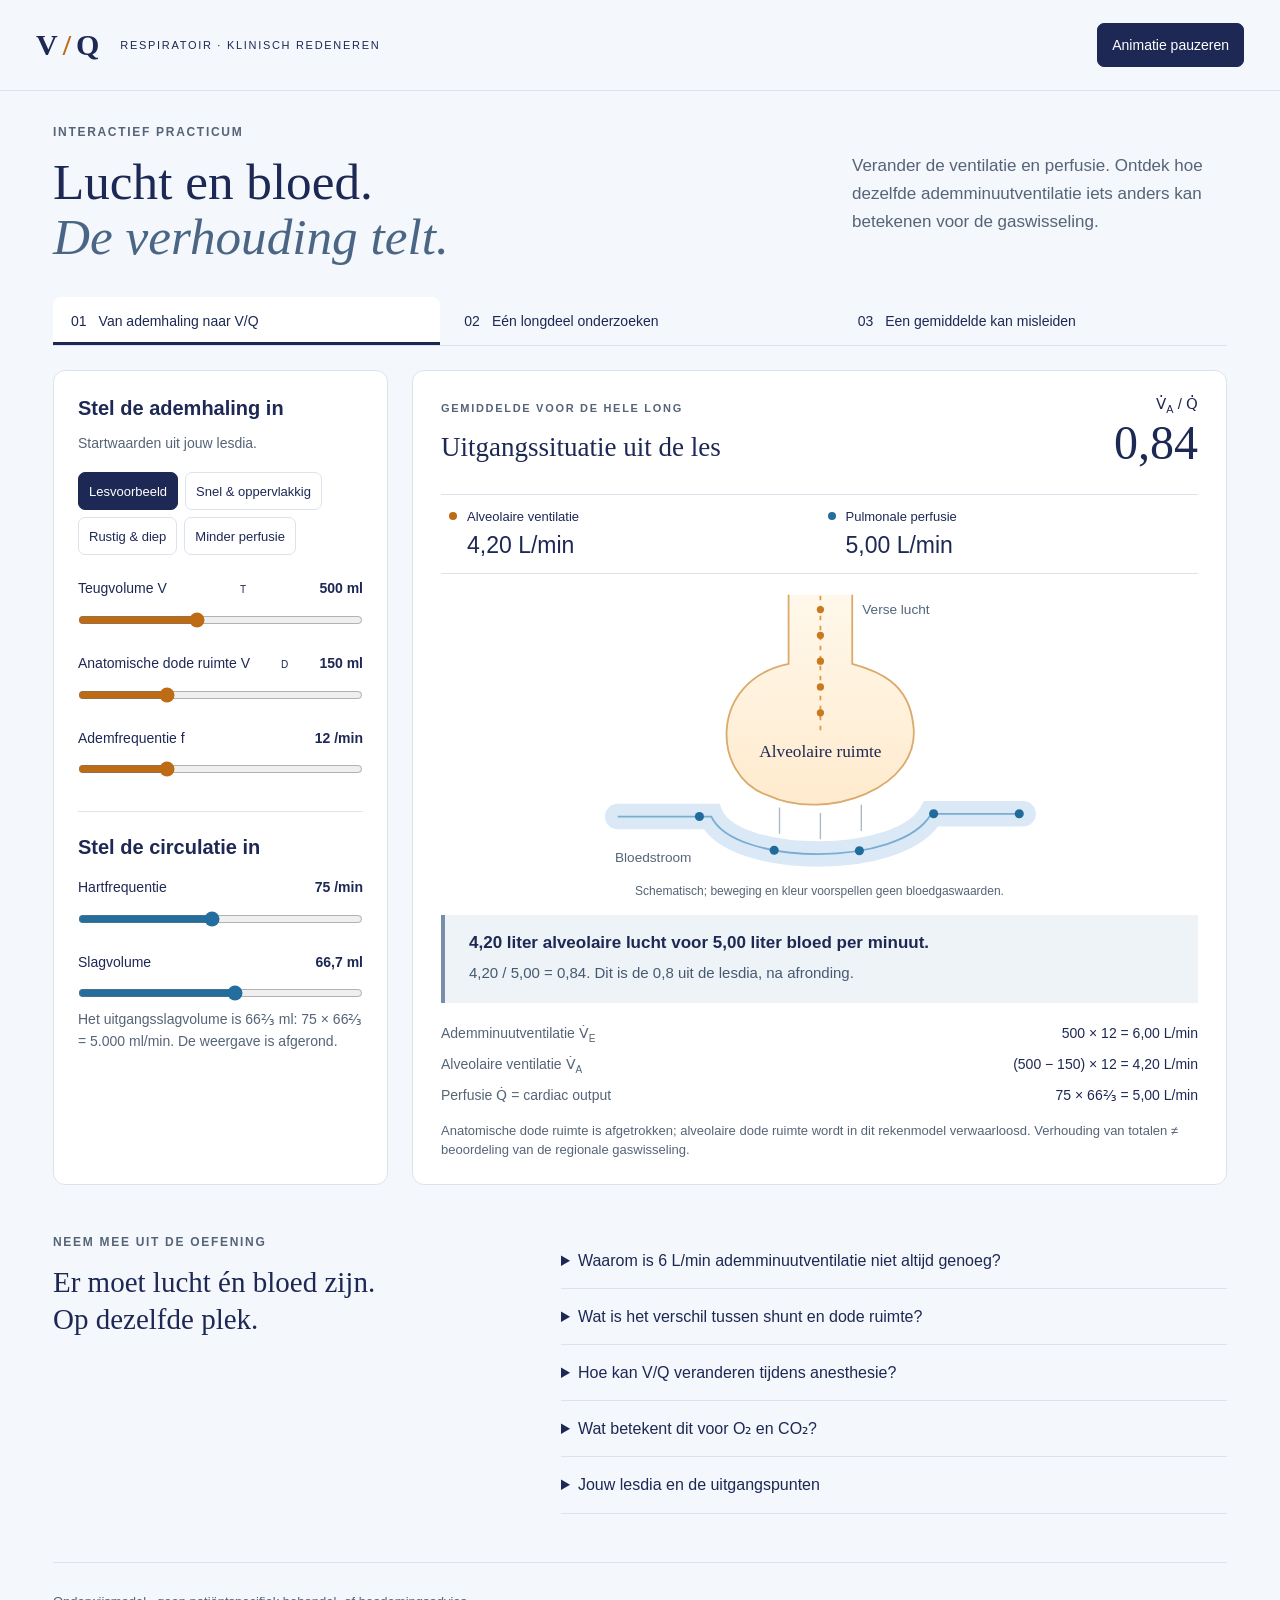
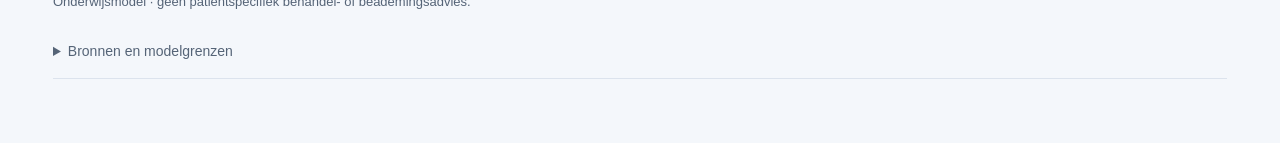
<file: ventilatie-perfusie/index.html>
<!doctype html>
<html lang="nl">
<head>
<meta charset="utf-8"><meta name="viewport" content="width=device-width,initial-scale=1">
<title>Ventilatie &amp; perfusie | Interactief practicum</title>
<meta name="description" content="Onderzoek alveolaire ventilatie en perfusie. Verander ademhaling en bloedstroom en vergelijk lage V/Q, shunt en dode ruimte.">
<link rel="icon" type="image/svg+xml" href="data:image/svg+xml,%3Csvg xmlns='http://www.w3.org/2000/svg' viewBox='0 0 32 32'%3E%3Crect width='32' height='32' rx='8' fill='%231d2854'/%3E%3Cpath d='M9 7v18M23 7v18' stroke='%23ef9443' stroke-width='4'/%3E%3Cpath d='M11 20l10-8' stroke='white' stroke-width='2'/%3E%3C/svg%3E">
<style>
:root{--ink:#1d2854;--paper:#f4f7fb;--line:#dce3ed;--muted:#556477;--vent:#bd6b14;--blood:#236e9e;--orange:#f0a33f;--blue:#4d99c6;--serif:Georgia,serif;color-scheme:light;font-family:Arial,Helvetica,sans-serif;color:var(--ink);background:var(--paper);font-size:16px}*{box-sizing:border-box}body{margin:0}button,input,summary{font:inherit}button,summary{cursor:pointer}button{color:inherit}button:focus-visible,input:focus-visible,summary:focus-visible,a:focus-visible{outline:3px solid #b96806;outline-offset:4px}button{border:1px solid var(--line);background:white;border-radius:7px;padding:10px 14px;min-height:44px;transition:background .15s}button:hover{background:#eaf0f8}button[aria-pressed=true]{background:var(--ink);color:white;border-color:var(--ink)}[hidden]{display:none!important}header{max-width:1300px;margin:auto;padding:23px 36px;display:flex;align-items:center;justify-content:space-between;gap:20px;border-bottom:1px solid var(--line)}.brand{font-family:var(--serif);font-size:30px;font-weight:bold;text-decoration:none;color:var(--ink);display:flex;align-items:center;gap:5px}.brand span{color:var(--vent)}.brand small{font:11px Arial;letter-spacing:1.7px;margin-left:16px}.quiet{background:transparent;font-size:14px}main{max-width:1230px;margin:auto;padding:32px 28px}.intro{display:flex;align-items:center;justify-content:space-between;gap:50px;margin-bottom:32px}.eyebrow{font-size:12px;font-weight:bold;letter-spacing:1.7px;margin:0 0 12px;color:var(--muted)}h1{font-family:var(--serif);font-weight:400;font-size:clamp(36px,4vw,56px);line-height:1.08;margin:0}h1 em{font-weight:400;color:#4a6684}.intro>p{max-width:375px;line-height:1.65;color:var(--muted);font-size:17px}h2{font-size:20px;line-height:1.3;margin:0 0 12px}h3{font-size:20px}p{line-height:1.6}.modes{display:flex;gap:6px;border-bottom:1px solid var(--line);margin-bottom:24px}.modes button{border:0;border-radius:8px 8px 0 0;background:transparent;display:flex;align-items:center;gap:12px;text-align:left;font-size:14px;flex:1;padding:16px 18px}.modes button[aria-pressed=true]{color:var(--ink);background:white;box-shadow:inset 0 -3px var(--ink)}.workspace{display:grid;grid-template-columns:335px minmax(0,1fr);gap:24px}.controls{background:#fff;border:1px solid var(--line);border-radius:12px;padding:24px}.hint{color:var(--muted);font-size:14px;margin:0 0 18px;line-height:1.55}.presets{display:flex;flex-wrap:wrap;gap:7px;margin:18px 0 24px}.presets button{font-size:13px;padding:7px 10px;min-height:38px}.controls label{display:flex;justify-content:space-between;align-items:baseline;gap:10px;font-size:14px;margin:18px 0 9px;line-height:1.4}.controls output{font-variant-numeric:tabular-nums;white-space:nowrap;font-weight:bold}.controls input[type=range]{width:100%;height:24px;margin:0;accent-color:var(--vent)}#hr,#sv,#lq{accent-color:var(--blood)}.subhead{border-top:1px solid var(--line);padding-top:22px;margin-top:26px}.result{background:#fff;border:1px solid var(--line);border-radius:12px;overflow:hidden;min-width:0}.result-top{display:flex;align-items:center;justify-content:space-between;padding:24px 28px;gap:14px}.result-top h2{font-family:var(--serif);font-size:27px;font-weight:400;max-width:390px;margin:0}.result-top .eyebrow{font-size:11px}.ratio{text-align:right;min-width:100px}.ratio small{display:block;font-size:15px}.ratio strong{font-family:var(--serif);font-size:48px;font-weight:400;font-variant-numeric:tabular-nums}.flow-values{display:grid;grid-template-columns:1fr 1fr;border-top:1px solid var(--line);border-bottom:1px solid var(--line);margin:0 28px}.flow-values>div{display:grid;grid-template-columns:10px 1fr;gap:8px;padding:14px 8px;font-size:13px}.flow-values strong{grid-column:2;font-size:23px;font-weight:500;font-variant-numeric:tabular-nums}.dot{height:8px;width:8px;border-radius:50%;margin-top:3px}.vent{background:var(--vent)}.blood{background:var(--blood)}.diagram{padding:8px 28px 0}.diagram svg{width:100%;max-height:300px;display:block}.diagram svg text{font:15px Arial;fill:#52657b}.diagram svg .alveolar-text{font-family:Georgia;font-size:19px;fill:var(--ink)}.diagram-caption{text-align:center;color:var(--muted);font-size:12px;margin:0 0 14px}.interpretation{padding:18px 24px;background:#eef3f8;border-left:4px solid #788da9;margin:0 28px 22px}.interpretation strong{font-size:17px}.interpretation p{font-size:15px;color:#465971;margin:8px 0 0}.calculations{padding:0 28px;display:grid;gap:12px}.calculations>div{display:flex;justify-content:space-between;gap:12px;font-size:14px}.calculations span{color:var(--muted)}.calculations strong{font-weight:500;text-align:right;font-variant-numeric:tabular-nums}.model-note{font-size:13px;color:var(--muted);margin:18px 28px 24px;line-height:1.5}.clinical{border-top:1px solid var(--line);padding-top:22px;margin:26px 0}.clinical p:last-child{font-size:15px;margin:0}#comparison{background:white;border:1px solid var(--line);border-radius:12px;padding:28px}.compare-head{display:flex;justify-content:space-between;align-items:center;gap:24px}.compare-head h2{font:32px/1.2 Georgia}.compare-units{display:grid;grid-template-columns:1fr 1fr;gap:24px;margin:24px 0}.compare-units article{border:1px solid var(--line);padding:24px;border-radius:8px}.unit-bars label{display:grid;grid-template-columns:30px 1fr 82px;align-items:center;gap:12px;margin:16px 0}.track{height:14px;background:#eff2f5;border-radius:2px;overflow:hidden}.track i{display:block;height:100%;transition:width .5s}.vbar{background:var(--orange);width:50%}.qbar{background:var(--blue);width:62.5%}.unit-bars output{font-size:14px}.compare-total{display:flex;justify-content:space-between;gap:20px;padding:20px 0 28px}.compare-total span{font-size:14px}.compare-total b{display:block;font:32px Georgia;margin-top:8px}#comparison .interpretation{margin:0}#comparison .model-note{margin:18px 0 0}.learning{display:grid;grid-template-columns:1fr 1.5fr;gap:64px;margin:48px 0}.learning h2{font:29px/1.3 Georgia}details{border-bottom:1px solid var(--line);padding:16px 0}summary{font-size:16px;line-height:1.45}details p,details li{font-size:15px;color:var(--muted)}details img{width:100%;height:auto;margin-top:20px;border:1px solid var(--line)}footer{border-top:1px solid var(--line);padding:16px 0 32px;color:var(--muted)}footer>p{font-size:13px}footer summary{font-size:14px}a{color:#236394}footer li{margin:8px 0}sub{font-size:.72em}.paused .track i{transition:none}@media(max-width:900px){.workspace{grid-template-columns:290px minmax(0,1fr);gap:16px}.result-top{padding:22px 18px}.result-top h2{font-size:23px}.ratio strong{font-size:40px}.flow-values,.interpretation{margin-left:18px;margin-right:18px}.calculations{padding:0 18px}.calculations>div{display:block}.calculations strong{display:block;text-align:left;margin-top:4px}.intro{gap:24px}.brand small{display:none}.learning{gap:32px}}@media(max-width:680px){header{padding:16px 20px}main{padding:25px 16px}.intro{display:block;margin-bottom:22px}.intro>p{max-width:none;margin-bottom:0}.modes{gap:0}.modes button{display:block;padding:12px 8px;font-size:12px}.modes span{display:block;font-size:13px;margin-top:6px}.workspace{grid-template-columns:1fr}.controls{padding:20px}.result-top{align-items:flex-start}.ratio{min-width:82px}.flow-values>div{font-size:12px}.flow-values strong{font-size:20px}.diagram{padding:10px 12px 0}.learning{grid-template-columns:1fr;gap:8px}.compare-head{display:block}.compare-units{grid-template-columns:1fr;gap:12px}.compare-total{flex-wrap:wrap}.unit-bars label{grid-template-columns:25px 1fr 78px}#comparison{padding:20px}.compare-head h2{font-size:27px}}@media(prefers-reduced-motion:reduce){*{transition:none!important;scroll-behavior:auto!important}}@media print{header button,.modes,.controls,#motion{display:none}.workspace{display:block}.result{break-inside:avoid}.learning{display:block}body{background:white}main{padding:0}a{color:inherit}}

</style>
</head>
<body>
<header><a class="brand" href="#">V<span>/</span>Q <small>RESPIRATOIR · KLINISCH REDENEREN</small></a><button id="motion" class="quiet" aria-pressed="true">Animatie pauzeren</button></header>
<main>
<div class="intro"><div><p class="eyebrow">INTERACTIEF PRACTICUM</p><h1>Lucht en bloed.<br><em>De verhouding telt.</em></h1></div><p>Verander de ventilatie en perfusie. Ontdek hoe dezelfde ademminuutventilatie iets anders kan betekenen voor de gaswisseling.</p></div>
<nav class="modes" aria-label="Onderdeel"><button data-mode="whole" aria-pressed="true">01 <span>Van ademhaling naar V/Q</span></button><button data-mode="local" aria-pressed="false">02 <span>Eén longdeel onderzoeken</span></button><button data-mode="compare" aria-pressed="false">03 <span>Een gemiddelde kan misleiden</span></button></nav>
<div id="simulator">
<div class="workspace">
<aside class="controls">
<div id="whole-controls">
<h2>Stel de ademhaling in</h2><p class="hint">Startwaarden uit jouw lesdia.</p>
<div class="presets" aria-label="Rekenvoorbeelden"><button data-whole="base" aria-pressed="true">Lesvoorbeeld</button><button data-whole="shallow" aria-pressed="false">Snel &amp; oppervlakkig</button><button data-whole="deep" aria-pressed="false">Rustig &amp; diep</button><button data-whole="lowq" aria-pressed="false">Minder perfusie</button></div>
<label for="vt">Teugvolume V<sub>T</sub><output id="vt-out">500 ml</output></label><input id="vt" type="range" min="150" max="1000" step="10" value="500">
<label for="vd">Anatomische dode ruimte V<sub>D</sub><output id="vd-out">150 ml</output></label><input id="vd" type="range" min="0" max="500" step="10" value="150">
<label for="f">Ademfrequentie f<output id="f-out">12 /min</output></label><input id="f" type="range" min="0" max="40" step="1" value="12">
<h2 class="subhead">Stel de circulatie in</h2>
<label for="hr">Hartfrequentie<output id="hr-out">75 /min</output></label><input id="hr" type="range" min="0" max="160" step="1" value="75">
<label for="sv">Slagvolume<output id="sv-out">66,7 ml</output></label><input id="sv" type="range" min="0" max="120" step="any" value="66.6666666667">
<p class="hint">Het uitgangsslagvolume is 66⅔ ml: 75 × 66⅔ = 5.000 ml/min. De weergave is afgerond.</p>
</div>
<div id="local-controls" hidden>
<h2>Onderzoek één longdeel</h2><p class="hint">Schematische eenheid: bij 100% ventilatie en 100% perfusie is V/Q = 1.</p>
<div class="presets" aria-label="Lokale situaties"><button data-local="balanced" aria-pressed="true">In verhouding</button><button data-local="low" aria-pressed="false">Lage V/Q</button><button data-local="shunt" aria-pressed="false">Shunt</button><button data-local="high" aria-pressed="false">Hoge V/Q</button><button data-local="dead" aria-pressed="false">Dode ruimte</button></div>
<label for="lv">Lokale ventilatie<output id="lv-out">100%</output></label><input id="lv" type="range" min="0" max="200" step="5" value="100">
<label for="lq">Lokale perfusie<output id="lq-out">100%</output></label><input id="lq" type="range" min="0" max="200" step="5" value="100">
<div class="clinical"><p class="eyebrow">KLINISCHE KOPPELING</p><p id="clinical-example">Ventilatie en perfusie zijn in deze modeleenheid op elkaar afgestemd.</p></div>
<p class="hint">De percentages hebben een gelijke referentiestroom. Dit is een lokaal model, geen percentage van de totale long.</p>
</div>
</aside>
<section class="result">
<div class="result-top"><div><p class="eyebrow" id="scope">GEMIDDELDE VOOR DE HELE LONG</p><h2 id="state-title">Uitgangssituatie uit de les</h2></div><div class="ratio"><small>V̇<sub>A</sub> / Q̇</small><strong id="ratio">0,84</strong></div></div>
<div class="flow-values"><div><span class="dot vent"></span><span id="v-label">Alveolaire ventilatie</span><strong id="v-value">4,20 L/min</strong></div><div><span class="dot blood"></span><span id="q-label">Pulmonale perfusie</span><strong id="q-value">5,00 L/min</strong></div></div>
<div class="diagram">
<svg viewBox="0 0 560 330" role="img" aria-labelledby="diagram-title diagram-desc"><title id="diagram-title">Ventilatie en perfusie van een schematische gaswisselingseenheid</title><desc id="diagram-desc">Oranje deeltjes stellen luchtverplaatsing voor, blauwe deeltjes bloedstroom. De numerieke waarden staan boven de afbeelding. Kleuren geven geen zuurstofsaturatie weer.</desc>
<defs><linearGradient id="alveolar-fill" x2="0" y2="1"><stop stop-color="#fff8eb"/><stop offset="1" stop-color="#ffebce"/></linearGradient></defs>
<path d="M246 14V90C158 108 160 214 224 235C286 264 394 227 383 156C378 111 345 98 316 90V14" fill="url(#alveolar-fill)" stroke="#daab6d" stroke-width="2"/>
<path d="M58 258H161C186 312 369 315 403 255H504" fill="none" stroke="#dbe9f6" stroke-width="28" stroke-linecap="round"/>
<path id="blood-path" d="M58 258H161C186 312 369 315 403 255H504" fill="none" stroke="#7aadd2" stroke-width="2"/>
<path id="air-path" d="M281 15V169" fill="none" stroke="#df9b42" stroke-width="2" stroke-dasharray="5 6"/>
<g id="air-dots" fill="#c9791f"></g><g id="blood-dots" fill="#206b9c"></g>
<path d="M236 248v29M281 254v29M326 245v29" stroke="#acb8c6" stroke-width="1.5"/>
<g id="blocked-air" class="block-marker" hidden><path d="M251 57h59" stroke="#934122" stroke-width="9"/><text x="328" y="62">V = 0</text></g>
<g id="blocked-blood" class="block-marker" hidden><path d="M131 240v36" stroke="#934122" stroke-width="9"/><text x="74" y="224">Q = 0</text></g>
<text x="281" y="192" text-anchor="middle" class="alveolar-text">Alveolaire ruimte</text><text x="55" y="308">Bloedstroom</text><text x="327" y="35">Verse lucht</text>
</svg>
<p class="diagram-caption">Schematisch; beweging en kleur voorspellen geen bloedgaswaarden.</p>
</div>
<div class="interpretation" aria-live="polite"><strong id="interpret-title">4,2 liter lucht voor 5 liter bloed per minuut.</strong><p id="interpret-text">De V/Q-verhouding is 0,84. In de les wordt dit afgerond tot ongeveer 0,8.</p></div>
<div id="calculations" class="calculations"><div><span>Ademminuutventilatie V̇<sub>E</sub></span><strong id="eq-ve">500 × 12 = 6,00 L/min</strong></div><div><span>Alveolaire ventilatie V̇<sub>A</sub></span><strong id="eq-va">(500 − 150) × 12 = 4,20 L/min</strong></div><div><span>Perfusie Q̇ = cardiac output</span><strong id="eq-q">75 × 66⅔ = 5,00 L/min</strong></div></div>
<p class="model-note" id="model-note">Dit rekenmodel trekt de anatomische dode ruimte af. Het gaat hierbij uit van verwaarloosbare alveolaire dode ruimte. Een gemiddelde V/Q alleen zegt niet of de gaswisseling overal goed verloopt.</p>
</section>
</div>
</div>
<section id="comparison" hidden>
<div class="compare-head"><div><p class="eyebrow">ZELFDE TOTAAL · ANDERE VERDELING</p><h2>0,8 betekent niet automatisch<br>goede gaswisseling.</h2></div><div class="presets"><button id="match" aria-pressed="true">Gelijk verdeeld</button><button id="mismatch" aria-pressed="false">Ongelijk verdeeld</button></div></div>
<div class="compare-units"><article><h3>Longdeel A</h3><div class="unit-bars"><label>V̇<sub>A</sub><div class="track"><i id="a-v" class="vbar"></i></div><output id="a-v-out">2 L/min</output></label><label>Q̇<div class="track"><i class="qbar"></i></div><output>2,5 L/min</output></label></div><strong id="a-ratio">V/Q = 0,8</strong></article><article><h3>Longdeel B</h3><div class="unit-bars"><label>V̇<sub>A</sub><div class="track"><i id="b-v" class="vbar"></i></div><output id="b-v-out">2 L/min</output></label><label>Q̇<div class="track"><i class="qbar"></i></div><output>2,5 L/min</output></label></div><strong id="b-ratio">V/Q = 0,8</strong></article></div>
<div class="compare-total"><span>Totale ventilatie <b>4 L/min</b></span><span>Totale perfusie <b>5 L/min</b></span><span>Verhouding van de totalen <b>0,8</b></span></div>
<div class="interpretation" aria-live="polite"><strong id="compare-title">In beide delen dezelfde verhouding.</strong><p id="compare-text">Elk deel ontvangt ventilatie én perfusie. In dit vereenvoudigde voorbeeld is de verdeling gelijk.</p></div>
<p class="model-note">Dit onderdeel gebruikt 4 L/min in plaats van de 4,2 L/min uit de dia, zodat de vergelijking eenvoudig blijft. Het berekent geen PaO₂ of SpO₂.</p>
</section>
<section class="learning"><div><p class="eyebrow">NEEM MEE UIT DE OEFENING</p><h2>Er moet lucht én bloed zijn.<br>Op dezelfde plek.</h2></div><div class="takeaways"><details><summary>Waarom is 6 L/min ademminuutventilatie niet altijd genoeg?</summary><p>Van elke ademteug blijft lucht in de geleidende luchtwegen. Bij een gelijk ademminuutvolume geeft sneller en oppervlakkiger ademen in dit model minder alveolaire ventilatie. Vergelijk ‘Lesvoorbeeld’ met ‘Snel &amp; oppervlakkig’: beide geven 6 L/min, maar respectievelijk 4,2 en 2,4 L/min bereikt de alveoli.</p></details><details><summary>Wat is het verschil tussen shunt en dode ruimte?</summary><p>Bij een zuivere lokale shunt is er perfusie zonder ventilatie: V/Q = 0. Bij alveolaire dode ruimte is er ventilatie zonder perfusie: V/Q → ∞. Anatomische dode ruimte is iets anders: lucht in de geleidende luchtwegen.</p></details><details><summary>Hoe kan V/Q veranderen tijdens anesthesie?</summary><p>Atelectase of afsluiting door slijm kan de lokale ventilatie verminderen: lage V/Q of shunt. Een longembolie kan de lokale perfusie verminderen: hoge V/Q of dode ruimte. Positie, longvolume en circulatie veranderen eveneens de verdeling. PEEP kan gecollabeerde alveoli openen, maar overdistensie kan de perfusie beperken. Het effect hangt van de patiënt en situatie af.</p></details><details><summary>Wat betekent dit voor O₂ en CO₂?</summary><p>Lage V/Q en shunt kunnen hypoxemie geven. Extra O₂ helpt bij lage V/Q doorgaans beter dan bij een zuivere shunt. Hoge V/Q betekent minder efficiënte benutting van ventilatie; bij onvoldoende compensatie kan CO₂ stijgen. Uit de verhouding alleen zijn geen exacte bloedgaswaarden af te leiden.</p></details><details><summary>Jouw lesdia en de uitgangspunten</summary><img src="[data-uri]" alt="Aangeleverde lesdia: 500 ml teugvolume min 150 ml anatomische dode ruimte, maal 12 ademhalingen per minuut, gedeeld door 5000 ml perfusie per minuut." loading="lazy"><p>500 − 150 = 350 ml per ademteug. 350 × 12 = 4.200 ml/min. 4.200 / 5.000 = 0,84, afgerond ongeveer 0,8. V̇ en Q̇ zijn stromen per minuut; de punt boven het symbool geeft dat aan.</p></details></div></section>
<footer><p>Onderwijsmodel · geen patiëntspecifiek behandel- of beademingsadvies.</p><details><summary>Bronnen en modelgrenzen</summary><p>De instellingen zijn didactische voorbeelden. Het model berekent lucht- en bloedstromen, geen diffusie, gasinhoud, bloedgassen, autoregulatie of klinische ernst. Het totale hartminuutvolume wordt gelijkgesteld aan pulmonale perfusie; intracardiale shunts worden niet gemodelleerd. Regionale voorbeelden zijn geïdealiseerd: aandoeningen geven in werkelijkheid vaak gemengde patronen.</p><ul><li><a href="https://www.ncbi.nlm.nih.gov/sites/books/NBK482502/" target="_blank" rel="noreferrer">Physiology, Tidal Volume — alveolaire ventilatie</a></li><li><a href="https://www.ncbi.nlm.nih.gov/sites/books/NBK482501/" target="_blank" rel="noreferrer">Physiology, Lung Dead Space — dode ruimte</a></li><li><a href="https://pubmed.ncbi.nlm.nih.gov/25063240/" target="_blank" rel="noreferrer">Gas exchange and ventilation-perfusion relationships in the lung</a></li><li><a href="https://pmc.ncbi.nlm.nih.gov/articles/PMC8274320/" target="_blank" rel="noreferrer">Ventilation/Perfusion Relationships and Gas Exchange</a></li></ul></details></footer>
</main><script>
(function(root){
  function ratio(v,q){return q===0?(v===0?null:Infinity):v/q;}
  function whole(s){const ve=s.vt*s.f/1000,va=Math.max(0,s.vt-s.vd)*s.f/1000,q=s.hr*s.sv/1000;return{ve,va,q,ratio:ratio(va,q)};}
  function local(v,q){const r=ratio(v,q);let type=v===0&&q===0?'none':v===0?'shunt':q===0?'dead':v<q?'low':v>q?'high':'balanced';return{v,q,ratio:r,type};}
  const wholePresets={base:{vt:500,vd:150,f:12,hr:75,sv:200/3},shallow:{vt:250,vd:150,f:24,hr:75,sv:200/3},deep:{vt:750,vd:150,f:8,hr:75,sv:200/3},lowq:{vt:500,vd:150,f:12,hr:75,sv:40}};
  const localPresets={balanced:[100,100],low:[25,100],shunt:[0,100],high:[100,25],dead:[100,0]};
  const model={ratio,whole,local,wholePresets,localPresets};if(typeof module!=='undefined'&&module.exports)module.exports=model;else root.VQModel=model;
})(typeof window!=='undefined'?window:globalThis);

</script><script>
(()=>{'use strict';
const $=id=>document.getElementById(id),M=window.VQModel;
let mode='whole',state={...M.wholePresets.base},local={v:100,q:100},preset='base',localPreset='balanced',mismatched=false;
let running=!matchMedia('(prefers-reduced-motion: reduce)').matches;
const nf=(n,d=2)=>Number(n).toLocaleString('nl-NL',{minimumFractionDigits:d,maximumFractionDigits:d});
const rtext=r=>r===null?'—':r===Infinity?'∞':nf(r);
const set=(id,t)=>{$(id).textContent=t};
const selectButtons=(selector,value,key)=>document.querySelectorAll(selector).forEach(b=>b.setAttribute('aria-pressed',String(b.dataset[key]===value)));
function writeControls(){Object.entries(state).forEach(([id,v])=>$(id).value=v);$('vd').max=state.vt;$('lv').value=local.v;$('lq').value=local.q;}
function setWhole(name){if(!M.wholePresets[name])throw Error('Onbekend rekenvoorbeeld');state={...M.wholePresets[name]};preset=name;writeControls();update();}
function setLocal(name){if(!M.localPresets[name])throw Error('Onbekende lokale situatie');[local.v,local.q]=M.localPresets[name];localPreset=name;writeControls();update();}
function changeMode(next){if(!['whole','local','compare'].includes(next))throw Error('Onbekend onderdeel');mode=next;$('simulator').hidden=mode==='compare';$('comparison').hidden=mode!=='compare';$('whole-controls').hidden=mode!=='whole';$('local-controls').hidden=mode!=='local';$('calculations').hidden=mode!=='whole';selectButtons('[data-mode]',mode,'mode');update();}
function update(){
  for(const id of ['vt','vd'])set(id+'-out',nf(state[id],0)+' ml');for(const id of ['f','hr'])set(id+'-out',nf(state[id],0)+' /min');set('sv-out',nf(state.sv,1)+' ml');set('lv-out',local.v+'%');set('lq-out',local.q+'%');
  selectButtons('[data-whole]',preset,'whole');selectButtons('[data-local]',localPreset,'local');
  let v,q;
  if(mode==='whole'){
    const r=M.whole(state);v=r.va;q=r.q;
    set('scope','GEMIDDELDE VOOR DE HELE LONG');set('ratio',rtext(r.ratio));set('v-label','Alveolaire ventilatie');set('q-label','Pulmonale perfusie');set('v-value',nf(v)+' L/min');set('q-value',nf(q)+' L/min');
    const titles={base:'Uitgangssituatie uit de les',shallow:'Dezelfde V̇E, minder alveolaire lucht',deep:'Dezelfde V̇E, meer alveolaire lucht',lowq:'Dezelfde ventilatie, minder bloed'};set('state-title',titles[preset]||'Jouw ingestelde verhouding');
    set('eq-ve',`${nf(state.vt,0)} × ${state.f} = ${nf(r.ve)} L/min`);set('eq-va',`(${nf(state.vt,0)} − ${nf(state.vd,0)}) × ${state.f} = ${nf(v)} L/min`);set('eq-q',`${state.hr} × ${Math.abs(state.sv-200/3)<1e-8?'66⅔':nf(state.sv,1)} = ${nf(q)} L/min`);
    let title=`${nf(v)} liter alveolaire lucht voor ${nf(q)} liter bloed per minuut.`,text=`V̇A / Q̇ = ${nf(v)} / ${nf(q)} = ${rtext(r.ratio)}. De gezonde rustwaarde voor de hele long is gemiddeld ongeveer 0,8; lokale verhoudingen verschillen.`;
    if(preset==='base')text='4,20 / 5,00 = 0,84. Dit is de 0,8 uit de lesdia, na afronding.';
    if(preset==='shallow')text='Het ademminuutvolume blijft 6 L/min. Toch daalt de alveolaire ventilatie van 4,2 naar 2,4 L/min: per minuut wordt vaker de dode ruimte geventileerd.';
    if(preset==='deep')text='Het ademminuutvolume blijft 6 L/min. In dit model stijgt de alveolaire ventilatie naar 4,8 L/min. Dit is een rekenvoorbeeld, geen advies om grotere teugvolumes toe te dienen.';
    if(preset==='lowq')text='Q̇ daalt van 5 naar 3 L/min, terwijl V̇A 4,2 L/min blijft. De verhouding stijgt. Een hogere verhouding betekent niet automatisch betere gaswisseling of betere zuurstofafgifte aan weefsels.';
    if(q===0&&v>0){title='Geen totale pulmonale perfusie.';text='De verhouding wordt formeel oneindig. In dit hele-longmodel betekent Q̇ = 0 een stilgevallen totale bloedstroom, niet alleen een lokale longembolie.';}
    if(v===0&&q>0){title='Geen verse lucht naar de alveoli.';text='De berekende V̇A is nul terwijl perfusie doorgaat. Er is geen alveolaire ventilatie; deze totale situatie is levensbedreigend.';}
    if(v===0&&q===0){title='Beide stromen zijn nul.';text='0 / 0 is onbepaald. Een V/Q-verhouding is hier niet te berekenen.';}
    set('interpret-title',title);set('interpret-text',text);set('model-note','Anatomische dode ruimte is afgetrokken; alveolaire dode ruimte wordt in dit rekenmodel verwaarloosd. Verhouding van totalen ≠ beoordeling van de regionale gaswisseling.');
    flow={v:v/4.2,q:q/5};
  }else if(mode==='local'){
    const r=M.local(local.v,local.q);v=local.v;q=local.q;
    const texts={
      balanced:['Ventilatie en perfusie in verhouding','Beide stromen zijn gelijk in dit lokale referentiemodel.','Lucht en bloed bereiken dezelfde gaswisselingseenheid. Een passende lokale verhouding is iets anders dan een gemiddelde voor de hele long.','In dit model is de referentie V/Q = 1. In een echte long varieert V/Q onder meer met positie en zwaartekracht.'],
      low:['Lage V/Q','Relatief weinig ventilatie voor de aanwezige perfusie.','Bloed passeert een gebied dat relatief weinig verse lucht krijgt. Dit kan bijdragen aan hypoxemie. Extra zuurstof helpt meestal beter dan bij een zuivere shunt.','Bijvoorbeeld regionale luchtwegvernauwing bij astma of COPD, of gedeeltelijk geventileerde alveoli bij pneumonie.'],
      shunt:['Shunt: V/Q = 0','Wel perfusie, geen ventilatie.','Het bloed in deze eenheid krijgt geen verse alveolaire lucht aangeboden. Hypoxemie door een zuivere shunt reageert beperkt op extra ingeademde zuurstof.','Bijvoorbeeld een volledig afgesloten luchtweg of volledig gecollabeerd, nog doorbloed longdeel.'],
      high:['Hoge V/Q','Relatief veel ventilatie voor de aanwezige perfusie.','Een deel van de ventilatie wordt weinig benut. De ventilatie wordt minder efficiënt; meer ademarbeid kan nodig zijn om CO₂ af te voeren.','Bijvoorbeeld verminderde lokale bloedstroom door een longembolie of overdistensie. Emfyseem kan verschillende V/Q-afwijkingen tegelijk veroorzaken.'],
      dead:['Alveolaire dode ruimte','Wel ventilatie, geen perfusie.','Er stroomt geen bloed langs deze geventileerde eenheid. V/Q nadert oneindig. Dit is alveolaire dode ruimte, niet de anatomische dode ruimte uit onderdeel 1.','Bijvoorbeeld een volledig afgesloten lokaal longvat. Een echte embolie kan ook elders in de long gevolgen hebben.'],
      none:['Geen ventilatie én geen perfusie','Geen verhouding te berekenen: 0 / 0.','Deze eenheid ontvangt geen van beide stromen. Dit is geen zuivere shunt en ook geen zuivere geventileerde dode ruimte.','De verhouding is onbepaald. Kijk naar de afzonderlijke stromen in plaats van alleen naar één getal.']
    }[r.type];
    set('scope','ÉÉN LONGDEEL · GENORMALISEERDE STROMEN');set('state-title',texts[0]);set('ratio',rtext(r.ratio));set('interpret-title',texts[1]);set('interpret-text',texts[2]);set('clinical-example',texts[3]);set('v-label','Lokale ventilatie');set('q-label','Lokale perfusie');set('v-value',v+'% van referentie');set('q-value',q+'% van referentie');set('model-note','V/Q = 1 is hier de gekozen lokale referentie. De grens tussen een normale en afwijkende verhouding is in werkelijkheid afhankelijk van longregio en omstandigheden. Geen berekening van PaO₂, PaCO₂ of SpO₂.');flow={v:v/100,q:q/100};
  }
  if(mode!=='compare'){$('blocked-air').hidden=v!==0;$('blocked-blood').hidden=q!==0;drawParticles();}
}
function compare(on){mismatched=on;$('match').setAttribute('aria-pressed',String(!on));$('mismatch').setAttribute('aria-pressed',String(on));$('a-v').style.width=on?'0%':'50%';$('b-v').style.width=on?'100%':'50%';set('a-v-out',on?'0 L/min':'2 L/min');set('b-v-out',on?'4 L/min':'2 L/min');set('a-ratio',on?'V/Q = 0 · shunt':'V/Q = 0,8');set('b-ratio',on?'V/Q = 1,6':'V/Q = 0,8');set('compare-title',on?'Hetzelfde totaal, maar longdeel A heeft een shunt.':'In beide delen dezelfde verhouding.');set('compare-text',on?'Longdeel A wordt nog doorbloed maar krijgt geen verse lucht. De extra ventilatie in B kan het zuurstoftekort in het bloed uit A niet volledig compenseren. De verhouding van de totalen blijft tóch 0,8.':'Elk deel ontvangt ventilatie én perfusie. In dit vereenvoudigde voorbeeld is de verdeling gelijk.');}
const ns='http://www.w3.org/2000/svg',air=[],blood=[];let flow={v:1,q:1},phase=0,last=0;
for(let i=0;i<10;i++){for(const [container,arr,r] of [['air-dots',air,4],['blood-dots',blood,5]]){const c=document.createElementNS(ns,'circle');c.setAttribute('r',r);$(container).appendChild(c);arr.push(c);}}
const path=$('blood-path'),length=path.getTotalLength();
function drawParticles(){const av=Math.min(10,Math.ceil(flow.v*5)),bq=Math.min(10,Math.ceil(flow.q*5));air.forEach((c,i)=>{c.style.display=i<av?'':'none';const x=(phase*Math.max(.12,flow.v)*.00024+i/Math.max(1,av))%1;c.setAttribute('cx',281);c.setAttribute('cy',18+x*142)});blood.forEach((c,i)=>{c.style.display=i<bq?'':'none';const x=(phase*Math.max(.12,flow.q)*.00016+i/Math.max(1,bq))%1,p=path.getPointAtLength(x*length);c.setAttribute('cx',p.x);c.setAttribute('cy',p.y)});}
function animate(t){if(last&&running&&!document.hidden&&mode!=='compare')phase+=Math.min(60,t-last);last=t;if(running&&mode!=='compare')drawParticles();requestAnimationFrame(animate)}
function motion(){document.body.classList.toggle('paused',!running);$('motion').setAttribute('aria-pressed',String(running));set('motion',running?'Animatie pauzeren':'Animatie afspelen')}
document.querySelectorAll('[data-mode]').forEach(b=>b.addEventListener('click',()=>changeMode(b.dataset.mode)));document.querySelectorAll('[data-whole]').forEach(b=>b.addEventListener('click',()=>setWhole(b.dataset.whole)));document.querySelectorAll('[data-local]').forEach(b=>b.addEventListener('click',()=>setLocal(b.dataset.local)));
for(const id of ['vt','vd','f','hr','sv'])$(id).addEventListener('input',()=>{state[id]=Number($(id).value);if(state.vd>state.vt)state.vd=state.vt;preset='';writeControls();update()});
for(const [id,k] of [['lv','v'],['lq','q']])$(id).addEventListener('input',()=>{local[k]=Number($(id).value);localPreset='';update()});
$('match').addEventListener('click',()=>compare(false));$('mismatch').addEventListener('click',()=>compare(true));$('motion').addEventListener('click',()=>{running=!running;motion()});
writeControls();update();compare(false);motion();requestAnimationFrame(animate);
})();

</script>
</body></html>
</file>
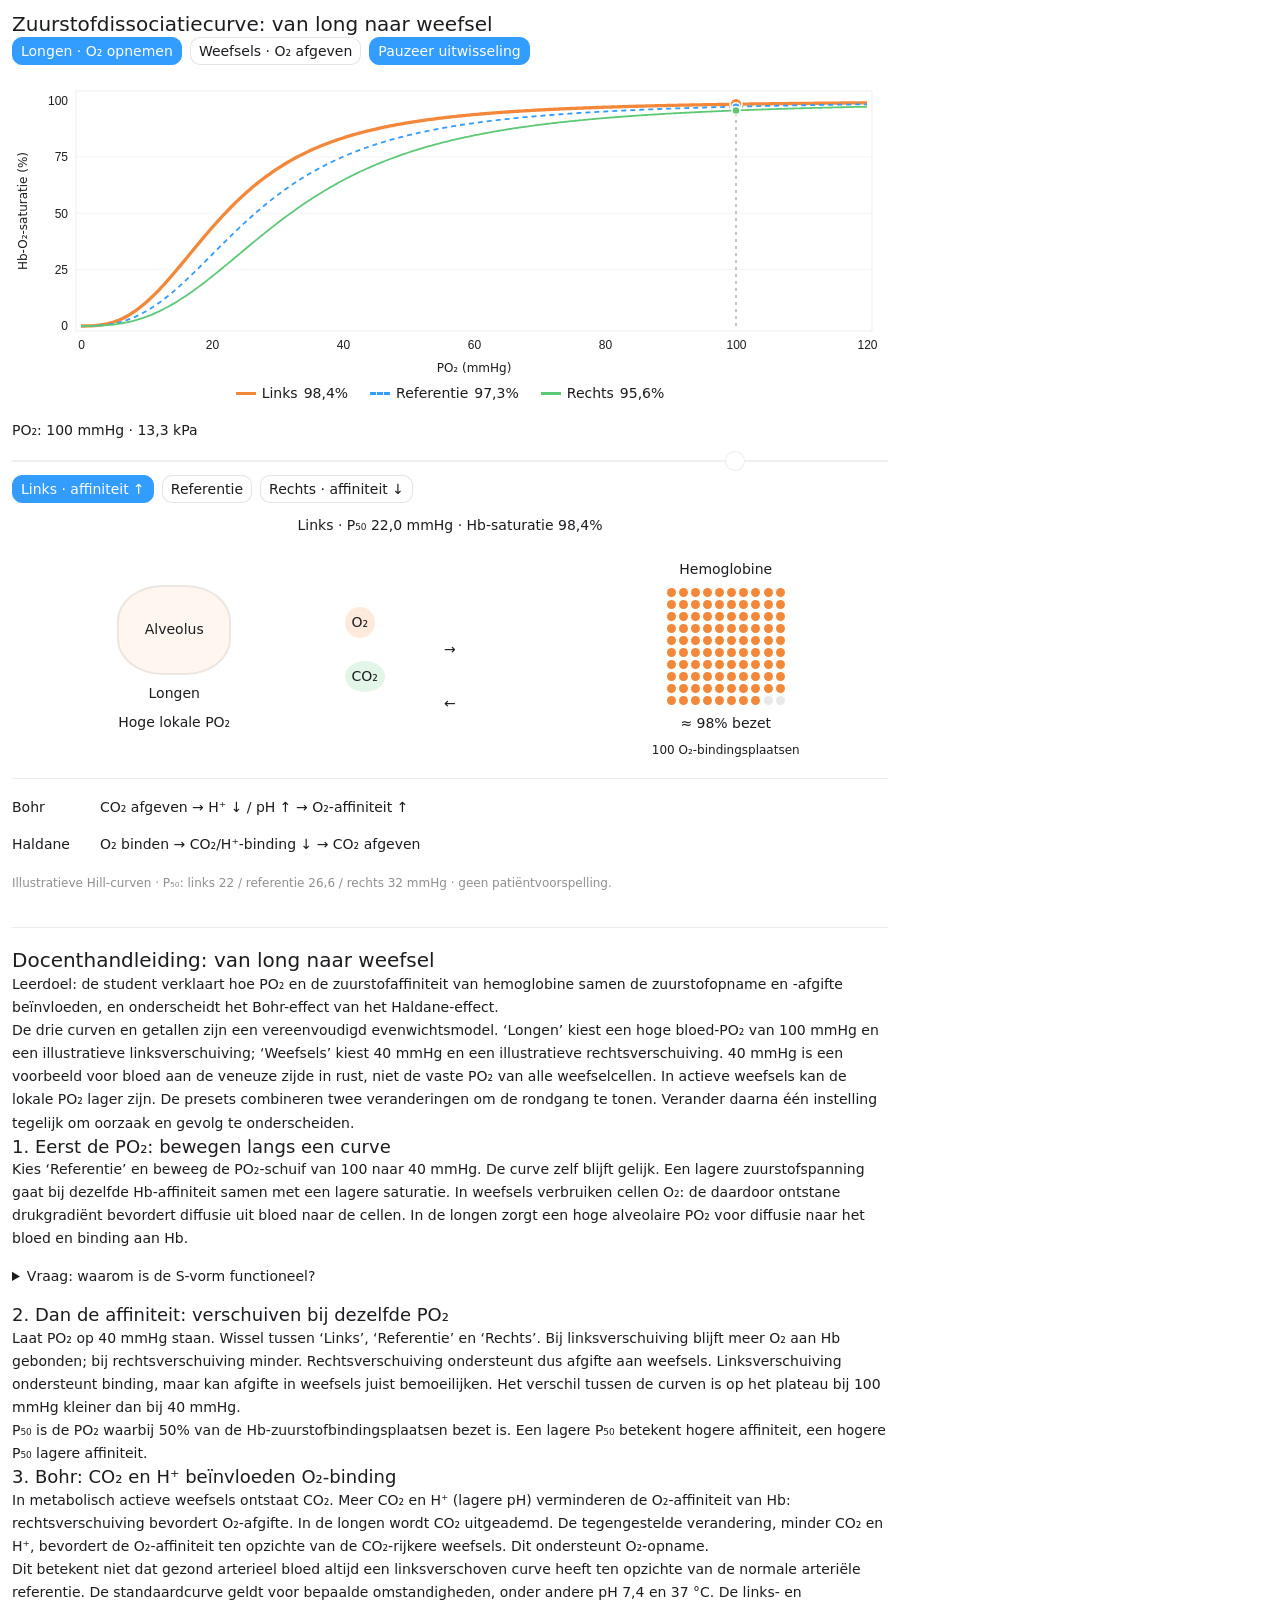
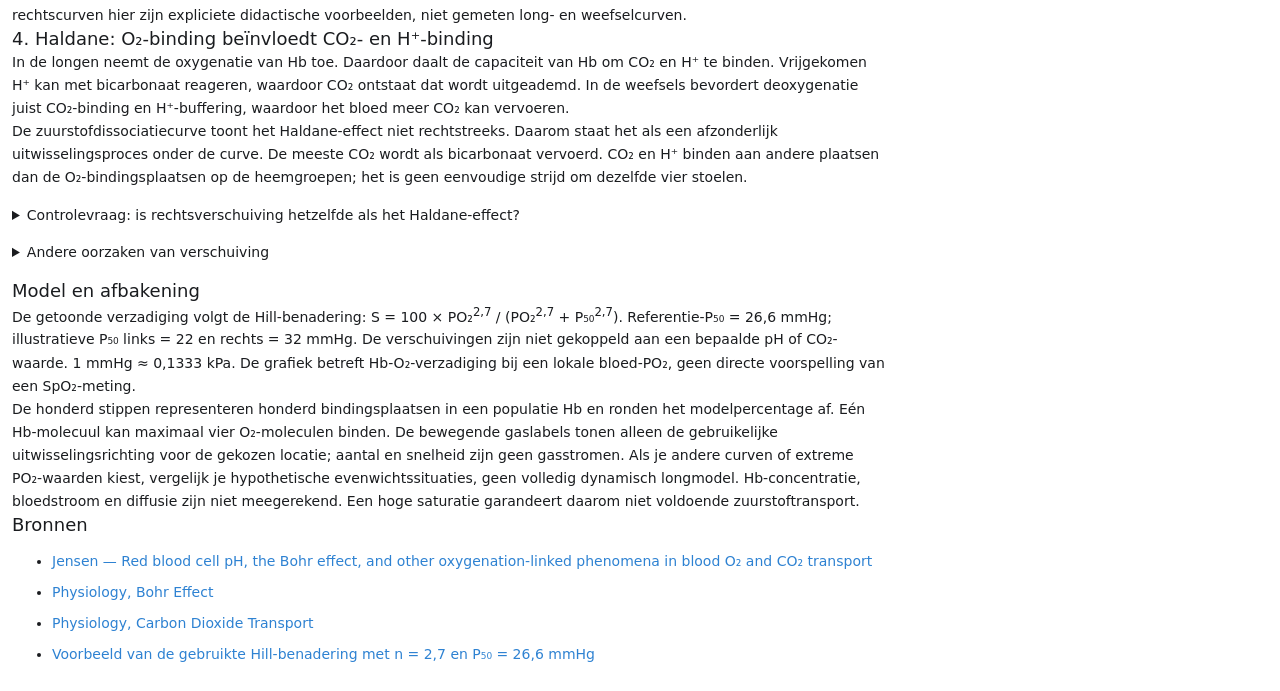
<file: zuurstofdissociatie/index.html>
<!doctype html><html lang="nl"><head><meta charset="utf-8"><meta name="viewport" content="width=device-width,initial-scale=1"><title>Zuurstofdissociatiecurve — Bohr en Haldane</title><style>:root {
  color-scheme: light dark;
  background-color: var(
    --background,
    var(--color-background-primary, light-dark(rgb(255 255 255), rgb(24 24 24)))
  ) !important;

  /* Agent-facing contract; keep in sync with SKILL.md. */
  --background: var(
    --color-background-primary,
    light-dark(rgb(255 255 255), rgb(24 24 24))
  );
  --foreground: var(
    --color-text-primary,
    light-dark(rgb(26 28 31), rgb(255 255 255))
  );
  --card: color-mix(in oklab, var(--foreground) 5%, var(--background));
  --card-foreground: var(
    --color-text-primary,
    light-dark(rgb(26 28 31), rgb(255 255 255))
  );
  --popover: var(
    --color-background-secondary,
    light-dark(rgb(255 255 255), rgb(45 45 45))
  );
  --popover-foreground: var(
    --color-text-primary,
    light-dark(rgb(26 28 31), rgb(255 255 255))
  );
  --primary: var(
    --color-text-info,
    light-dark(rgb(51 156 255), rgb(131 195 255))
  );
  --primary-foreground: var(
    --color-text-inverse,
    light-dark(rgb(255 255 255), rgb(13 13 13))
  );
  --secondary: var(
    --color-background-secondary,
    light-dark(rgb(255 255 255 / 96%), rgb(54 54 54 / 96%))
  );
  --secondary-foreground: var(
    --color-text-primary,
    light-dark(rgb(26 28 31), rgb(255 255 255))
  );
  --muted: color-mix(in srgb, var(--foreground) 10%, transparent);
  --muted-foreground: var(
    --color-text-secondary,
    light-dark(rgb(26 28 31 / 49.4%), rgb(255 255 255 / 49.8%))
  );
  --accent: var(
    --color-background-info,
    light-dark(rgb(229 242 255), rgb(13 39 63))
  );
  --accent-foreground: var(
    --color-text-info,
    light-dark(rgb(51 156 255), rgb(131 195 255))
  );
  --destructive: var(
    --color-text-warning,
    light-dark(rgb(226 85 7), rgb(255 133 73))
  );
  --border: var(
    --color-border-secondary,
    light-dark(rgb(26 28 31 / 8%), rgb(255 255 255 / 8.2%))
  );
  --input: var(
    --color-border-primary,
    light-dark(
      rgb(26 28 31 / 11.8%),
      color-mix(in oklab, rgb(0 0 0) 10%, transparent)
    )
  );
  --ring: var(
    --color-ring-primary,
    light-dark(rgb(51 156 255), rgb(131 195 255 / 76%))
  );
  --font-size-base: var(--font-text-md-size, 14px);
  --blue: light-dark(rgb(51 156 255), rgb(51 156 255));
  --orange: light-dark(rgb(226 85 7), rgb(251 106 34));
  --green: light-dark(rgb(0 162 64), rgb(64 201 119));
  --red: light-dark(rgb(224 46 42), rgb(255 103 100));
  --purple: light-dark(rgb(146 79 247), rgb(173 123 249));
  --yellow: light-dark(rgb(255 195 0), rgb(255 210 64));
  --viz-series-1: var(--primary);
  --viz-series-2: light-dark(rgb(243 136 59), rgb(245 154 86));
  --viz-series-3: light-dark(rgb(93 201 119), rgb(116 213 139));
  --viz-series-4: light-dark(rgb(235 119 177), rgb(240 143 192));
  --viz-series-5: light-dark(rgb(155 121 236), rgb(170 145 239));
  --viz-series-6: light-dark(rgb(58 185 177), rgb(90 203 194));

  /* Internal implementation variables; not part of the agent contract. */
  --font-sans: -apple-system, system-ui, "Segoe UI", sans-serif;
  --font-mono:
    ui-monospace, SFMono-Regular, "SF Mono", Menlo, Consolas, "Liberation Mono",
    monospace;
  --font-size-normal: max(11px, var(--font-size-base));
  --font-size-tooltip: calc(var(--font-size-base) - 1px);
  --font-size-small: max(11px, calc(var(--font-size-base) - 2px));
  --font-size-h1: calc(var(--font-size-normal) * 1.7142857143);
  --font-size-h2: calc(var(--font-size-normal) * 1.4285714286);
  --font-size-h3: calc(var(--font-size-normal) * 1.2857142857);
  --font-weight-normal: 430;
  --font-weight-medium: 500;
  --icon-size: 16px;
  --line-height-normal: calc(var(--font-size-normal) * 1.5);
  --line-height-tooltip: calc(var(--font-size-tooltip) * 1.4285714286);
  --line-height-small: calc(var(--font-size-small) + 4px);
  --corner-shape: round;
  --radius: var(--border-radius-lg, 10px);
  --radius-sm: calc(var(--radius) * 0.6);
  --radius-md: calc(var(--radius) * 0.8);
  --radius-lg: var(--radius);
  --radius-2xl: calc(var(--radius) * 1.6);
  --radius-full: 9999px;
  --shadow-sm: 0 1px 2px -1px rgb(0 0 0 / 8%);
  --checkmark-image: url("data:image/svg+xml,%3Csvg xmlns='http://www.w3.org/2000/svg' viewBox='0 0 17 17'%3E%3Cpath d='M12.8961 3.64101C13.1297 3.41418 13.4984 3.37523 13.7779 3.56581C14.0571 3.75635 14.1554 4.11331 14.0299 4.41347L13.9615 4.53847L7.71151 13.7045C7.59411 13.8767 7.4063 13.9877 7.19881 14.0072C6.99136 14.0267 6.78564 13.9533 6.63826 13.806L2.88826 10.056L2.79842 9.9457C2.6192 9.67407 2.64927 9.30496 2.88826 9.06581C3.12738 8.82669 3.49647 8.79676 3.76815 8.97597L3.8785 9.06581L7.03084 12.2182L12.8053 3.74941L12.8961 3.64101Z'/%3E%3C/svg%3E");

  /* Legacy aliases; not part of the current agent contract. */
  --viz-bg: transparent;
  --viz-panel: var(--card);
  --viz-border: var(--border);
  --viz-text: var(--foreground);
  --viz-muted: var(--muted-foreground);
  --viz-accent: var(--primary);
  --viz-accent-text: var(--primary-foreground);
  --viz-accent-bg: var(--accent);
  --viz-font-size: var(--font-size-base);
  --viz-warning: var(--destructive);
}

:root[data-theme="light"] {
  color-scheme: light;
}

:root[data-theme="dark"] {
  color-scheme: dark;
}

* {
  box-sizing: border-box;
}

html > body {
  /* Preserve MCP aliases for older inline renderers without creating :root cycles. */
  --color-background-primary: var(
    --background,
    light-dark(rgb(255 255 255), rgb(24 24 24))
  );
  --color-text-primary: var(
    --foreground,
    light-dark(rgb(26 28 31), rgb(255 255 255))
  );
  --color-border-secondary: var(
    --border,
    light-dark(rgb(26 28 31 / 8%), rgb(255 255 255 / 8.2%))
  );

  margin: 0;
  padding: var(--visualize-paint-gutter, 0px);
  color: var(--foreground);
  background: transparent !important;
  font-family: var(--font-sans) !important;
  font-size: var(--font-size-normal);
  font-weight: var(--font-weight-normal);
  line-height: var(--line-height-normal);
}

:root:not([data-app-block-surface], [data-visualize-standalone]) > body {
  padding: 12px;
}

.cursor-interaction {
  cursor: var(--cursor-interaction, pointer);
}

a {
  color: color-mix(in srgb, var(--viz-accent) 80%, var(--viz-text) 20%);
  cursor: var(--cursor-interaction, pointer);
  font-weight: var(--font-weight-medium, 500);
  text-decoration: none;
  text-underline-offset: 2px;
}

a:is(:hover, :focus-visible) {
  text-decoration-line: underline;
  text-decoration-style: dashed;
  text-decoration-thickness: 0.5px;
}

h1,
h2,
h3,
h4,
h5,
h6,
p {
  margin-block: 0;
}

h1 {
  font-size: var(--font-size-h1);
  font-weight: var(--font-weight-medium);
  line-height: 1.25;
}

h2 {
  font-size: var(--font-size-h2);
  font-weight: var(--font-weight-medium);
  line-height: 1.25;
}

h3,
h4,
h5,
h6 {
  font-size: var(--font-size-h3);
  font-weight: var(--font-weight-medium);
  line-height: 1.3;
}

b,
strong,
th {
  font-weight: var(--font-weight-medium);
}

code:not(pre code) {
  display: inline;
  padding: 1px 6px;
  border-radius: var(--radius-sm);
  corner-shape: var(--corner-shape);
  background: var(--muted);
  font-family: var(--font-mono);
  font-size: 0.92em;
  overflow-wrap: anywhere;
  -webkit-box-decoration-break: clone;
  box-decoration-break: clone;
  word-break: break-word;
}

.table-responsive {
  width: 100%;
  overflow-x: auto;
  scrollbar-width: thin;
}

.table {
  width: 100%;
  border-collapse: collapse;
  color: var(--foreground);
  font: inherit;
  text-align: start;
}

.table :is(th, td) {
  padding-block: 10px;
  padding-inline: 0 24px;
  overflow-wrap: anywhere;
  border-bottom: 1px solid var(--border);
  text-align: start;
  vertical-align: top;
}

.table-responsive > .table :is(th, td) {
  overflow-wrap: break-word;
}

.table :is(th, td):last-child {
  padding-inline-end: 0;
}

.table :is(caption, thead th) {
  font-weight: 600;
}

.table thead th {
  padding-block: 8px;
  border-bottom-color: color-mix(in srgb, var(--foreground) 16%, transparent);
}

.table tbody tr:last-child :is(th, td) {
  border-bottom: 0;
}

.table.table-sm :is(th, td) {
  padding-block: 6px;
}

.table.table-sm :is(th, td):not(:last-child) {
  padding-inline-end: 16px;
}

.table :is(.text-end, [align="right"]) {
  text-align: end;
  font-variant-numeric: tabular-nums;
}

.table :is(.text-center, [align="center"]) {
  text-align: center;
}

.table .text-nowrap {
  white-space: nowrap;
}

#widget {
  display: flex;
  flex-direction: column;
  gap: 12px;
  width: 100%;
  padding: 0;
  background: transparent !important;
}

.card {
  min-width: 0;
  padding: 12px;
  overflow: hidden;
  overflow-wrap: break-word;
  border-radius: var(--radius-2xl);
  corner-shape: var(--corner-shape);
  color: var(--card-foreground);
  background: var(--card);
}

.widget {
  min-width: 0;
  overflow: hidden;
  border: 0;
  border-radius: var(--radius-lg);
  corner-shape: var(--corner-shape);
  box-shadow: 0 0 0 0.5px var(--border-strong, var(--border));
  color: var(--foreground);
  background: var(--background);
}

#widget > :not(.card, .widget, .progress) {
  width: 100% !important;
  max-width: none !important;
  margin: 0 !important;
  padding: 0 !important;
  border: 0 !important;
  border-radius: 0 !important;
  background: transparent !important;
  box-shadow: none !important;
}

.tooltip {
  position: fixed;
  z-index: 50;
  top: 0;
  left: 0;
  width: max-content;
  max-width: min(
    20rem,
    var(--tooltip-available-width, calc(100vw - 10px)),
    calc(100vw - 10px)
  );
  max-height: min(
    var(--tooltip-available-height, calc(100vh - 10px)),
    calc(100vh - 10px)
  );
  padding: 4px 8px;
  border: 1px solid var(--border);
  border-radius: var(--radius-lg);
  corner-shape: var(--corner-shape);
  color: var(--popover-foreground);
  background: var(--popover);
  box-shadow: none;
  font-size: var(--font-size-tooltip);
  line-height: var(--line-height-tooltip);
  overflow-wrap: break-word;
  white-space: normal;
  pointer-events: none;
  user-select: none;
}

/* The shared runtime owns data-tooltip; suppress AppBlock's pseudo-tooltip. */
main [data-tooltip]::after {
  content: none;
}

.viz-grid {
  display: grid;
  grid-template-columns: repeat(auto-fit, minmax(max(180px, 24%), 1fr));
  gap: 10px;
}

.viz-stat {
  display: flex;
  flex-direction: column;
  gap: 2px;
}

.viz-stat-value {
  font-size: var(--font-size-h2);
  font-weight: var(--font-weight-medium);
  line-height: 1.25;
}

.viz-row {
  display: flex;
  flex-wrap: wrap;
  align-items: center;
  gap: 10px;
}

hr {
  width: 100%;
  height: 1px;
  margin-block: 6px;
  border: 0;
  background: var(--border);
}

.nav {
  display: flex;
  min-width: 0;
  align-items: center;
  gap: 4px;
}

.progress {
  display: flex;
  height: 8px;
  margin-block: calc((var(--line-height-normal, 1.5em) - 8px) / 2);
  overflow: hidden;
  border: 0;
  border-radius: var(--radius-full);
  background: var(--muted);
}

.progress-bar:only-child {
  border-radius: var(--radius-full);
}

.progress-bar {
  height: 100%;
  flex-shrink: 0;
  border: 0;
  background: var(--viz-series-1);
}

.viz-badge {
  padding: 3px 8px;
  border-radius: var(--radius-full);
  color: var(--accent-foreground);
  background: var(--accent);
  font-weight: var(--font-weight-medium);
}

small,
.text-small,
.viz-badge {
  font-size: var(--font-size-small);
  line-height: var(--line-height-small);
}

.text-muted {
  color: var(--muted-foreground);
}

.tabular-nums {
  font-variant-numeric: tabular-nums;
}

.sr-only {
  position: absolute;
  width: 1px;
  height: 1px;
  padding: 0;
  overflow: hidden;
  clip: rect(0, 0, 0, 0);
  white-space: nowrap;
  border: 0;
}

.viz-controls {
  display: flex;
  flex-wrap: wrap;
  align-items: center;
  gap: 8px;
}

.viz-controls > .form-label {
  display: grid;
  min-width: min(100%, 260px);
  flex: 1 1 280px;
  grid-template-columns: minmax(0, 1fr) auto;
  align-items: baseline;
  gap: 2px 12px;
  margin-bottom: 0;
}

.viz-controls > .form-label > :is(.form-control, .form-range, .form-select) {
  grid-column: 1 / -1;
}

.btn,
.nav-link,
.form-check-input,
.form-control,
.form-range,
.form-select {
  font: inherit;
}

.btn,
.nav-link {
  appearance: button;
  display: inline-flex;
  inline-size: fit-content;
  max-inline-size: 100%;
  min-height: 28px;
  align-items: center;
  justify-content: center;
  gap: 4px;
  margin: 0;
  padding: 0 8px;
  -webkit-app-region: no-drag;
  border: 1px solid var(--input);
  border-radius: var(--radius-lg);
  corner-shape: var(--corner-shape);
  color: var(--secondary-foreground);
  background: var(--secondary);
  cursor: var(--cursor-interaction, pointer);
  text-align: center;
  text-decoration: none;
  white-space: nowrap;
  user-select: none;
  -webkit-font-smoothing: antialiased;
}

.btn:is(.btn-block, .viz-tile) {
  inline-size: 100%;
}

.btn.viz-tile {
  min-width: 0;
  overflow-wrap: anywhere;
  white-space: normal;
}

a.btn {
  cursor: var(--cursor-interaction, pointer);
  text-decoration: none;
}

.btn:not(:disabled):hover,
.nav-link:not(:disabled):not([aria-disabled="true"]):hover {
  background: color-mix(in srgb, var(--foreground) 6%, var(--secondary));
}

.btn-primary {
  border-color: transparent;
  color: var(--primary-foreground);
  background: var(--foreground);
  background-clip: padding-box;
}

.btn-primary .text-muted {
  color: color-mix(in srgb, var(--primary-foreground) 50%, transparent);
}

.btn-primary:not(:disabled):hover {
  background: color-mix(in srgb, var(--foreground) 80%, transparent);
  background-clip: padding-box;
}

.btn-ghost {
  border-color: transparent;
  color: var(--muted-foreground);
  background: transparent;
}

.btn-ghost:not(:disabled):hover {
  color: var(--foreground);
  background: color-mix(in srgb, var(--foreground) 6%, var(--secondary));
}

.nav-pills .nav-link {
  min-width: 0;
  border-color: transparent;
  color: var(--muted-foreground);
  background: transparent;
}

.nav-justified .nav-link {
  flex: 1 1 0;
  overflow-wrap: anywhere;
  white-space: normal;
}

.nav-pills .nav-link.active {
  color: var(--foreground);
  background: var(--muted);
}

/* Shared preview chrome; product styles stay inside each variant. */
.viz-dotted-background {
  background-image: radial-gradient(
    circle,
    color-mix(in srgb, var(--foreground) 14%, transparent) 0.8px,
    transparent 0.8px
  );
  background-position: center;
  background-size: 16px 16px;
}

.viz-carousel {
  position: relative;
  min-width: 0;
}

.viz-carousel:has(> .viz-carousel-controls) {
  min-height: calc(60px + var(--viz-carousel-picker-height, 0px));
  padding-bottom: 60px;
}

.viz-carousel > [data-variant][hidden] {
  display: none !important;
}

.viz-carousel > [data-variant] {
  isolation: isolate;
}

.viz-carousel-controls {
  --viz-carousel-hover: light-dark(
    color-mix(in srgb, var(--foreground) 5.4%, transparent),
    color-mix(in srgb, var(--foreground) 7.8%, transparent)
  );
  position: absolute;
  z-index: 2;
  bottom: 8px;
  left: 50%;
  display: flex;
  width: max-content;
  /* Leave room for the host's design-controls launcher at the trailing edge. */
  max-width: calc(100% - 96px);
  align-items: center;
  gap: 0;
  padding: 0;
  border: 1px solid var(--border);
  border-radius: 16px;
  color: var(--foreground);
  background: var(--background);
  font-family: var(--font-sans);
  /* Match the settings dropdown chrome independently of the content font size. */
  font-size: 13px;
  font-weight: var(--font-weight-normal);
  line-height: 18px;
  transform: translateX(-50%);
  user-select: none;
}

/* Keep authored mockup button styles out of the shared carousel chrome. */
.viz-carousel-controls button,
.viz-carousel-picker > summary {
  display: flex !important;
  height: auto !important;
  min-height: 30px;
  align-items: center !important;
  justify-content: center !important;
  gap: 4px;
  padding: 0 6px !important;
  -webkit-app-region: no-drag;
  border: 0 !important;
  border-radius: 14px !important;
  color: inherit !important;
  background: transparent !important;
  font: inherit !important;
  -webkit-tap-highlight-color: transparent;
}

.viz-carousel-controls > button,
.viz-carousel-picker > summary {
  position: relative;
  isolation: isolate;
}

.viz-carousel-controls > button {
  --icon-size: 16px;
  width: 30px !important;
  padding: 0 !important;
}

.viz-carousel-picker > summary {
  padding-inline: 12px !important;
}

.viz-carousel-controls .viz-carousel-caret {
  width: 14px;
  height: 14px;
  flex: none;
  margin: 0;
  color: inherit;
  transform: rotate(180deg);
}

.viz-carousel-controls > button > svg,
.viz-carousel-controls .viz-carousel-caret,
.viz-carousel-count {
  opacity: 0.5;
}

.viz-carousel-controls > button::before,
.viz-carousel-picker > summary::before {
  position: absolute;
  z-index: -1;
  inset: 3px;
  border-radius: 12px;
  content: "";
  pointer-events: none;
}

.viz-carousel-controls > button:hover::before,
.viz-carousel-picker > summary:hover::before {
  background: var(--viz-carousel-hover);
}

.viz-carousel-controls > button,
.viz-carousel-controls [data-lucide],
.viz-carousel-controls .lucide {
  flex-shrink: 0;
}

.viz-carousel-picker {
  min-width: 0;
}

.viz-carousel-picker > summary {
  min-width: 0;
  list-style: none;
}

.viz-carousel-picker > summary::-webkit-details-marker {
  display: none;
}

.viz-carousel-count {
  flex-shrink: 0;
  white-space: nowrap;
}

.viz-carousel-name {
  min-width: 0;
  overflow: hidden;
  text-overflow: ellipsis;
  white-space: nowrap;
}

.viz-carousel-options {
  position: absolute;
  right: 0;
  bottom: calc(100% + 4px);
  left: 0;
  display: flex;
  max-height: 240px;
  flex-direction: column;
  gap: 2px;
  overflow: auto;
  padding: 4px;
  border: 1px solid var(--border);
  border-radius: var(--radius-lg);
  background: var(--background);
  box-shadow: 0 4px 12px light-dark(rgb(0 0 0 / 6%), rgb(0 0 0 / 25%));
}

.viz-carousel-options > button {
  border-radius: max(0px, calc(var(--radius-lg) - 5px)) !important;
  width: 100% !important;
  min-height: 28px;
  justify-content: flex-start !important;
  padding: 4px 8px !important;
  font-size: var(--font-size-small) !important;
  text-align: start;
  white-space: normal;
  overflow-wrap: anywhere;
}

.viz-carousel-options > [aria-current="true"],
.viz-carousel-options > button:hover {
  background: var(--viz-carousel-hover) !important;
}

.btn:disabled,
.nav-link:disabled,
.nav-link[aria-disabled="true"] {
  cursor: not-allowed;
  opacity: 0.4;
}

[data-lucide] {
  stroke-width: 1.6;
}

.form-label {
  display: block;
  margin-bottom: 6px;
  color: var(--foreground);
}

.form-control {
  display: block;
  width: 100%;
  min-height: 28px;
  padding: 0 8px;
  outline: none;
  border: 1px solid var(--input);
  border-radius: var(--radius-lg);
  corner-shape: var(--corner-shape);
  color: var(--foreground);
  background: var(--secondary);
}

.form-control::placeholder {
  color: var(--muted-foreground);
}

.form-control[type="file"] {
  padding: 0;
  overflow: hidden;
  cursor: var(--cursor-interaction, pointer);
}

.form-control[type="file"]::file-selector-button {
  min-height: 26px;
  margin-right: 8px;
  padding: 0 8px;
  border: 0;
  border-right: 1px solid var(--input);
  color: var(--secondary-foreground);
  background: var(--secondary);
  cursor: inherit;
  font: inherit;
}

.form-control[type="file"]:not(:disabled):hover::file-selector-button {
  background: color-mix(in srgb, var(--foreground) 6%, var(--secondary));
}

.form-control-color[type="color"] {
  width: 40px;
  height: 28px;
  padding: 3px;
  cursor: var(--cursor-interaction, pointer);
}

.form-control-color[type="color"]::-webkit-color-swatch-wrapper {
  padding: 0;
}

.form-control-color[type="color"]::-webkit-color-swatch {
  border: 0;
  border-radius: calc(var(--radius-lg) - 4px);
  corner-shape: var(--corner-shape);
}

textarea.form-control {
  height: auto;
  min-height: 72px;
  padding: 8px 10px;
  resize: vertical;
}

.form-control:focus-visible {
  border-color: var(--ring);
  box-shadow: inset 0 0 0 1px var(--ring);
}

.form-control:disabled,
.form-select:disabled {
  cursor: not-allowed;
  opacity: 0.4;
}

.form-select {
  appearance: none;
  display: block;
  width: 100%;
  min-height: 28px;
  margin: 0;
  padding: 0 32px 0 8px;
  outline: none;
  border: 1px solid var(--input);
  border-radius: var(--radius-lg);
  corner-shape: var(--corner-shape);
  color: var(--foreground);
  background-color: var(--secondary);
  background-image:
    linear-gradient(45deg, transparent 50%, var(--muted-foreground) 50%),
    linear-gradient(135deg, var(--muted-foreground) 50%, transparent 50%);
  background-position:
    calc(100% - 14px) 50%,
    calc(100% - 10px) 50%;
  background-repeat: no-repeat;
  background-size: 4px 4px;
  cursor: var(--cursor-interaction, default);
}

.form-select:not(:disabled):hover {
  background-color: color-mix(in srgb, var(--foreground) 6%, var(--secondary));
}

.form-select:focus-visible {
  border-color: var(--ring);
  box-shadow: inset 0 0 0 1px var(--ring);
}

.form-check {
  display: flex;
  min-height: 20px;
  align-items: center;
  gap: 6px;
}

.form-check-input {
  appearance: none;
  width: 14px;
  height: 14px;
  flex: 0 0 auto;
  margin: 0;
  border: 1px solid var(--input);
  color: var(--primary-foreground);
  background-color: transparent;
  cursor: var(--cursor-interaction, default);
  transition:
    background-color 150ms,
    border-color 150ms,
    box-shadow 150ms;
}

.form-check:not(.form-switch) .form-check-input[type="checkbox"] {
  border-color: var(--input);
  border-radius: var(--radius-sm);
  corner-shape: var(--corner-shape);
  background-color: var(--secondary);
  box-shadow: var(--shadow-sm);
}

.form-check:not(.form-switch)
  .form-check-input:not(:disabled):not(:checked):hover {
  background-color: var(--card);
}

.form-check:not(.form-switch) .form-check-input[type="checkbox"]:checked {
  border-color: var(--primary);
  background-color: var(--primary);
}

.form-check:not(.form-switch)
  .form-check-input[type="checkbox"]:checked::before {
  display: block;
  width: 100%;
  height: 100%;
  background: var(--primary-foreground);
  content: "";
  mask: var(--checkmark-image) center / 12px 12px no-repeat;
}

.form-check-input[type="radio"] {
  width: 14px;
  height: 14px;
  border-radius: var(--radius-full);
}

.form-check-input[type="radio"]:checked {
  border: 2px solid var(--primary);
  background:
    radial-gradient(circle, var(--primary-foreground) 0 2.5px, transparent 3px),
    var(--primary);
}

.form-check:not(.form-switch) .form-check-input:focus-visible {
  outline: 2px solid var(--ring);
  outline-offset: 2px;
}

.form-check:not(.form-switch) .form-check-input:disabled {
  cursor: not-allowed;
  pointer-events: none;
}

.form-check:not(.form-switch) .form-check-input:disabled + .form-check-label {
  cursor: not-allowed;
}

.form-switch .form-check-input:disabled,
.form-switch .form-check-input:disabled + .form-check-label {
  cursor: not-allowed;
  opacity: 0.6;
}

.form-check-label {
  color: var(--foreground);
  cursor: var(--cursor-interaction, default);
}

.form-switch .form-check-input {
  position: relative;
  width: 32px;
  height: 20px;
  border: 0;
  border-radius: var(--radius-full);
  background: var(--muted);
  box-shadow: none;
  transition: background-color 200ms cubic-bezier(0, 0, 0.2, 1);
}

.form-switch .form-check-input::before {
  position: absolute;
  top: 50%;
  left: 0;
  width: 16px;
  height: 16px;
  box-sizing: border-box;
  border: 1px solid light-dark(var(--primary-foreground), var(--foreground));
  border-radius: var(--radius-full);
  background: light-dark(var(--primary-foreground), var(--foreground));
  box-shadow: var(--shadow-sm);
  content: "";
  transform: translate(2px, -50%);
  transition: transform 200ms cubic-bezier(0, 0, 0.2, 1);
}

.form-switch .form-check-input:checked {
  background: var(--primary);
}

.form-switch .form-check-input:checked::before {
  transform: translate(14px, -50%);
}

.form-switch .form-check-input:focus-visible {
  box-shadow: 0 0 0 2px var(--ring);
}

.form-range {
  appearance: none;
  display: block;
  width: 100%;
  height: 28px;
  flex: 1;
  margin: 0;
  padding: 0;
  outline: none;
  border: 0;
  accent-color: var(--primary);
  background: linear-gradient(
      color-mix(in srgb, var(--foreground) 7%, transparent),
      color-mix(in srgb, var(--foreground) 7%, transparent)
    )
    center / 100% 2px no-repeat;
}

.form-range::-webkit-slider-runnable-track {
  height: 28px;
  background: transparent;
}

.form-range::-webkit-slider-thumb {
  appearance: none;
  width: 20px;
  height: 20px;
  margin-top: 4px;
  border: 1px solid var(--border);
  border-radius: var(--radius-full);
  background: light-dark(var(--primary-foreground), var(--foreground));
}

.form-range:focus-visible::-webkit-slider-thumb {
  border-color: var(--ring);
  box-shadow: inset 0 0 0 1px var(--ring);
}

.form-range::-moz-range-track {
  height: 28px;
  background: transparent;
}

.form-range::-moz-range-thumb {
  width: 20px;
  height: 20px;
  border: 1px solid var(--border);
  border-radius: var(--radius-full);
  background: light-dark(var(--primary-foreground), var(--foreground));
}

.form-range:focus-visible::-moz-range-thumb {
  border-color: var(--ring);
  box-shadow: inset 0 0 0 1px var(--ring);
}

.form-range:disabled {
  cursor: not-allowed;
  opacity: 0.4;
}

.btn:not(.btn-primary, .viz-tile):is(
  [aria-pressed="true"],
  [aria-selected="true"],
  .is-selected
) {
  border-color: var(--primary);
  color: var(--primary-foreground);
  background: var(--primary);
}

.btn.viz-tile:is([aria-pressed="true"], [aria-selected="true"], .is-selected) {
  border-color: var(--primary);
  box-shadow: inset 0 0 0 1px var(--primary);
}

.btn:focus-visible,
.nav-link:focus-visible {
  outline: 2px solid var(--ring);
  outline-offset: 2px;
}

.viz-carousel-controls :is(button, summary):focus-visible {
  outline: 2px solid var(--ring) !important;
  outline-offset: 2px !important;
}

@media (pointer: coarse) {
  .viz-carousel:has(> .viz-carousel-controls) {
    min-height: calc(76px + var(--viz-carousel-picker-height, 0px));
    padding-bottom: 76px;
  }

  .btn,
  .nav-link,
  .viz-carousel-controls button,
  .viz-carousel-picker > summary,
  .form-control,
  .form-select {
    min-width: 44px;
    min-height: 44px;
  }

  /* Keep small-screen WebKit from zooming when a text field receives focus. */
  .form-control,
  .form-select {
    font-size: max(16px, var(--font-size-normal));
  }

  .form-control[type="file"]::file-selector-button {
    min-width: 44px;
    min-height: 44px;
  }

  .form-control-color[type="color"] {
    width: 44px;
    height: 44px;
  }

  .form-control:is(
    [type="date"],
    [type="datetime-local"],
    [type="month"],
    [type="time"],
    [type="week"]
  ) {
    min-width: 0;
    max-width: 100%;
    padding-block: 8px;
  }

  .form-check {
    min-height: 44px;
    padding-inline: 15px;
  }

  .form-check-input {
    position: relative;
  }

  .form-check-input::after {
    position: absolute;
    top: 50%;
    left: 50%;
    width: 44px;
    height: 44px;
    content: "";
    transform: translate(-50%, -50%);
  }

  .form-check-label {
    display: inline-flex;
    min-width: 44px;
    min-height: 44px;
    align-items: center;
  }

  .form-range {
    height: 44px;
    touch-action: pan-y;
  }

  .form-range::-webkit-slider-runnable-track {
    height: 44px;
  }

  .form-range::-moz-range-track {
    height: 44px;
  }

  .form-range::-webkit-slider-thumb {
    margin-top: 12px;
  }
}

svg {
  display: block;
  max-width: 100%;
  height: auto;
}

#widget > svg {
  width: 100%;
}

/* Model-authored chart rules can otherwise stretch icons after these styles load. */
svg.lucide {
  display: block;
  width: var(--icon-size) !important;
  height: var(--icon-size) !important;
  flex: none;
  margin: 0 !important;
  stroke-width: 1.6;
}

.text-warning,
.text-destructive {
  color: var(--destructive);
}
body{max-width:900px;margin:24px auto;padding:22px;font-family:system-ui,sans-serif;background:var(--background);color:var(--foreground)}.docent{margin-top:36px;border-top:1px solid var(--border);padding-top:20px}.docent p{line-height:1.65}.docent details{margin:16px 0}.docent summary{cursor:pointer}button{cursor:pointer}.docent li{margin:10px 0}</style></head><body><div id="o2-curve-les" data-place="lung">
<h2>Zuurstofdissociatiecurve: van long naar weefsel</h2>
<div class="viz-controls" aria-label="Fysiologische situatie">
<button class="btn" data-place="lung" aria-pressed="true">Longen · O₂ opnemen</button>
<button class="btn" data-place="tissue" aria-pressed="false">Weefsels · O₂ afgeven</button>
<button class="btn" id="o2-motion" aria-pressed="true">Pauzeer uitwisseling</button>
</div>
<div class="curve-area"><svg class="odc-plot" id="odc-plot" role="img" aria-label="Zuurstofdissociatiecurven: linksverschuiving, referentie en rechtsverschuiving"></svg><div class="tooltip" id="odc-tip" role="tooltip" hidden></div></div>
<div class="curve-legend" aria-label="Hb-saturatie bij de gekozen PO2">
<span><i class="left-swatch"></i>Links <b id="sat-left">—</b></span>
<span><i class="normal-swatch"></i>Referentie <b id="sat-normal">—</b></span>
<span><i class="right-swatch"></i>Rechts <b id="sat-right">—</b></span>
</div>
<label class="form-label" for="o2-pressure">PO₂: <strong id="o2-pressure-label" class="tabular-nums">100 mmHg · 13,3 kPa</strong></label>
<input class="form-range" id="o2-pressure" type="range" min="0" max="120" step="1" value="100">
<div class="viz-controls" aria-label="Affiniteit vergelijken bij dezelfde zuurstofspanning">
<button class="btn" data-shift="left" aria-pressed="true">Links · affiniteit ↑</button>
<button class="btn" data-shift="normal" aria-pressed="false">Referentie</button>
<button class="btn" data-shift="right" aria-pressed="false">Rechts · affiniteit ↓</button>
</div>
<div class="selection-line" aria-live="polite" id="o2-selection">Linksverschuiving · hogere saturatie bij dezelfde PO₂</div>
<div class="exchange">
<div class="destination"><div class="organ-view" aria-hidden="true"><span id="organ-word">Alveolus</span></div><strong id="destination-label">Longen</strong><span id="gradient-label">Hoge lokale PO₂</span></div>
<div class="transport" role="img" aria-label="Tegengestelde richtingen van zuurstof- en koolstofdioxidetransport"><div class="gas-lane oxygen-lane"><span>O₂</span><b id="oxygen-arrow">→</b></div><div class="gas-lane carbon-lane"><span>CO₂</span><b id="carbon-arrow">←</b></div></div>
<div class="hb-view"><strong>Hemoglobine</strong><div id="hb-sites" class="hb-sites" role="img" aria-label="Honderd schematische zuurstofbindingsplaatsen"></div><span id="site-count">—</span><span class="text-small">100 O₂-bindingsplaatsen</span></div>
</div>
<div class="effect-rows">
<div><strong>Bohr</strong><span id="bohr-line">CO₂ afgeven → H⁺ ↓ / pH ↑ → O₂-affiniteit ↑</span></div>
<div><strong>Haldane</strong><span id="haldane-line">O₂ binden → CO₂/H⁺-binding ↓ → CO₂ afgeven</span></div>
</div>
<div class="text-small model-label">Illustratieve Hill-curven · P₅₀: links 22 / referentie 26,6 / rechts 32 mmHg · geen patiëntvoorspelling.</div>
</div>
<style>
#o2-curve-les{color:var(--foreground)}#o2-curve-les strong,#o2-curve-les b{font-weight:500}
#o2-curve-les .curve-area{position:relative;margin-top:14px}#o2-curve-les .odc-plot{display:block;width:100%;overflow:visible}
#o2-curve-les .odc-plot text{font-size:12px;fill:var(--foreground)}#o2-curve-les .odc-plot .domain,#o2-curve-les .odc-plot .tick line{stroke:var(--border)}
#o2-curve-les .curve-legend{display:flex;gap:22px;flex-wrap:wrap;justify-content:center;margin:4px 0 16px}
#o2-curve-les .curve-legend span{display:flex;align-items:center;gap:6px}#o2-curve-les .curve-legend i{width:20px;height:0;border-top:3px solid var(--viz-series-1)}
#o2-curve-les .curve-legend .left-swatch{border-color:var(--viz-series-2)}#o2-curve-les .curve-legend .normal-swatch{border-top-style:dashed}#o2-curve-les .curve-legend .right-swatch{border-color:var(--viz-series-3)}
#o2-curve-les .selection-line{margin:12px 0;text-align:center;min-height:24px}
#o2-curve-les .exchange{display:grid;grid-template-columns:minmax(90px,1fr) minmax(65px,.65fr) minmax(130px,1fr);align-items:center;gap:8px;margin:20px 0}
#o2-curve-les .destination,#o2-curve-les .hb-view{display:flex;flex-direction:column;align-items:center;gap:8px;text-align:center}
#o2-curve-les .organ-view{width:114px;height:90px;border:2px solid var(--border);border-radius:40%;display:flex;align-items:center;justify-content:center;background:color-mix(in srgb,var(--viz-series-2) 8%,transparent)}
#o2-curve-les[data-place="tissue"] .organ-view{border-radius:14%;background:color-mix(in srgb,var(--viz-series-3) 8%,transparent)}
#o2-curve-les .transport{align-self:center}#o2-curve-les .gas-lane{height:50px;position:relative;margin:4px 0;display:flex;align-items:center;justify-content:center}
#o2-curve-les .gas-lane b{position:absolute;bottom:-3px}#o2-curve-les .gas-lane span{position:absolute;left:0;top:0;padding:5px 7px;border-radius:50%;background:color-mix(in srgb,var(--viz-series-2) 18%,transparent);animation:odc-gas-in 2.8s ease-in-out infinite}
#o2-curve-les .carbon-lane span{background:color-mix(in srgb,var(--viz-series-3) 18%,transparent);animation-name:odc-gas-out}
#o2-curve-les[data-place="tissue"] .oxygen-lane span{animation-name:odc-gas-out}#o2-curve-les[data-place="tissue"] .carbon-lane span{animation-name:odc-gas-in}
#o2-curve-les.paused .gas-lane span{animation-play-state:paused}
#o2-curve-les .hb-sites{width:118px;display:grid;grid-template-columns:repeat(10,1fr);gap:3px}
#o2-curve-les .hb-sites i{width:9px;height:9px;border-radius:50%;background:var(--muted);transition:background .35s}#o2-curve-les .hb-sites i.filled{background:var(--viz-series-2)}
#o2-curve-les[data-shift="normal"] .hb-sites i.filled{background:var(--viz-series-1)}#o2-curve-les[data-shift="right"] .hb-sites i.filled{background:var(--viz-series-3)}
#o2-curve-les .effect-rows{border-top:1px solid var(--border);padding-top:10px}#o2-curve-les .effect-rows>div{display:grid;grid-template-columns:76px 1fr;gap:12px;padding:8px 0}
#o2-curve-les .model-label{margin-top:12px;color:var(--muted-foreground)}
#o2-curve-les #odc-tip{position:absolute;pointer-events:none;background:var(--popover);color:var(--popover-foreground);padding:10px;border:1px solid var(--border);z-index:3;max-width:215px;box-shadow:none}
#o2-curve-les [hidden]{display:none!important}
@keyframes odc-gas-in{0%{left:0;opacity:0}15%{opacity:1}85%{opacity:1}100%{left:calc(100% - 37px);opacity:0}}
@keyframes odc-gas-out{0%{left:calc(100% - 37px);opacity:0}15%{opacity:1}85%{opacity:1}100%{left:0;opacity:0}}
@media(max-width:420px){#o2-curve-les .exchange{grid-template-columns:90px minmax(40px,1fr) 130px;gap:4px}#o2-curve-les .organ-view{width:84px;height:76px}#o2-curve-les .curve-legend{gap:10px}#o2-curve-les .effect-rows>div{grid-template-columns:60px 1fr;gap:6px}}
@media(prefers-reduced-motion:reduce){#o2-curve-les *{animation:none!important;transition:none!important}}
</style>
<script>// https://d3js.org v7.9.0 Copyright 2010-2023 Mike Bostock
!function(t,n){"object"==typeof exports&&"undefined"!=typeof module?n(exports):"function"==typeof define&&define.amd?define(["exports"],n):n((t="undefined"!=typeof globalThis?globalThis:t||self).d3=t.d3||{})}(this,(function(t){"use strict";function n(t,n){return null==t||null==n?NaN:t<n?-1:t>n?1:t>=n?0:NaN}function e(t,n){return null==t||null==n?NaN:n<t?-1:n>t?1:n>=t?0:NaN}function r(t){let r,o,a;function u(t,n,e=0,i=t.length){if(e<i){if(0!==r(n,n))return i;do{const r=e+i>>>1;o(t[r],n)<0?e=r+1:i=r}while(e<i)}return e}return 2!==t.length?(r=n,o=(e,r)=>n(t(e),r),a=(n,e)=>t(n)-e):(r=t===n||t===e?t:i,o=t,a=t),{left:u,center:function(t,n,e=0,r=t.length){const i=u(t,n,e,r-1);return i>e&&a(t[i-1],n)>-a(t[i],n)?i-1:i},right:function(t,n,e=0,i=t.length){if(e<i){if(0!==r(n,n))return i;do{const r=e+i>>>1;o(t[r],n)<=0?e=r+1:i=r}while(e<i)}return e}}}function i(){return 0}function o(t){return null===t?NaN:+t}const a=r(n),u=a.right,c=a.left,f=r(o).center;var s=u;const l=d(y),h=d((function(t){const n=y(t);return(t,e,r,i,o)=>{n(t,e,(r<<=2)+0,(i<<=2)+0,o<<=2),n(t,e,r+1,i+1,o),n(t,e,r+2,i+2,o),n(t,e,r+3,i+3,o)}}));function d(t){return function(n,e,r=e){if(!((e=+e)>=0))throw new RangeError("invalid rx");if(!((r=+r)>=0))throw new RangeError("invalid ry");let{data:i,width:o,height:a}=n;if(!((o=Math.floor(o))>=0))throw new RangeError("invalid width");if(!((a=Math.floor(void 0!==a?a:i.length/o))>=0))throw new RangeError("invalid height");if(!o||!a||!e&&!r)return n;const u=e&&t(e),c=r&&t(r),f=i.slice();return u&&c?(p(u,f,i,o,a),p(u,i,f,o,a),p(u,f,i,o,a),g(c,i,f,o,a),g(c,f,i,o,a),g(c,i,f,o,a)):u?(p(u,i,f,o,a),p(u,f,i,o,a),p(u,i,f,o,a)):c&&(g(c,i,f,o,a),g(c,f,i,o,a),g(c,i,f,o,a)),n}}function p(t,n,e,r,i){for(let o=0,a=r*i;o<a;)t(n,e,o,o+=r,1)}function g(t,n,e,r,i){for(let o=0,a=r*i;o<r;++o)t(n,e,o,o+a,r)}function y(t){const n=Math.floor(t);if(n===t)return function(t){const n=2*t+1;return(e,r,i,o,a)=>{if(!((o-=a)>=i))return;let u=t*r[i];const c=a*t;for(let t=i,n=i+c;t<n;t+=a)u+=r[Math.min(o,t)];for(let t=i,f=o;t<=f;t+=a)u+=r[Math.min(o,t+c)],e[t]=u/n,u-=r[Math.max(i,t-c)]}}(t);const e=t-n,r=2*t+1;return(t,i,o,a,u)=>{if(!((a-=u)>=o))return;let c=n*i[o];const f=u*n,s=f+u;for(let t=o,n=o+f;t<n;t+=u)c+=i[Math.min(a,t)];for(let n=o,l=a;n<=l;n+=u)c+=i[Math.min(a,n+f)],t[n]=(c+e*(i[Math.max(o,n-s)]+i[Math.min(a,n+s)]))/r,c-=i[Math.max(o,n-f)]}}function v(t,n){let e=0;if(void 0===n)for(let n of t)null!=n&&(n=+n)>=n&&++e;else{let r=-1;for(let i of t)null!=(i=n(i,++r,t))&&(i=+i)>=i&&++e}return e}function _(t){return 0|t.length}function b(t){return!(t>0)}function m(t){return"object"!=typeof t||"length"in t?t:Array.from(t)}function x(t,n){let e,r=0,i=0,o=0;if(void 0===n)for(let n of t)null!=n&&(n=+n)>=n&&(e=n-i,i+=e/++r,o+=e*(n-i));else{let a=-1;for(let u of t)null!=(u=n(u,++a,t))&&(u=+u)>=u&&(e=u-i,i+=e/++r,o+=e*(u-i))}if(r>1)return o/(r-1)}function w(t,n){const e=x(t,n);return e?Math.sqrt(e):e}function M(t,n){let e,r;if(void 0===n)for(const n of t)null!=n&&(void 0===e?n>=n&&(e=r=n):(e>n&&(e=n),r<n&&(r=n)));else{let i=-1;for(let o of t)null!=(o=n(o,++i,t))&&(void 0===e?o>=o&&(e=r=o):(e>o&&(e=o),r<o&&(r=o)))}return[e,r]}class T{constructor(){this._partials=new Float64Array(32),this._n=0}add(t){const n=this._partials;let e=0;for(let r=0;r<this._n&&r<32;r++){const i=n[r],o=t+i,a=Math.abs(t)<Math.abs(i)?t-(o-i):i-(o-t);a&&(n[e++]=a),t=o}return n[e]=t,this._n=e+1,this}valueOf(){const t=this._partials;let n,e,r,i=this._n,o=0;if(i>0){for(o=t[--i];i>0&&(n=o,e=t[--i],o=n+e,r=e-(o-n),!r););i>0&&(r<0&&t[i-1]<0||r>0&&t[i-1]>0)&&(e=2*r,n=o+e,e==n-o&&(o=n))}return o}}class InternMap extends Map{constructor(t,n=N){if(super(),Object.defineProperties(this,{_intern:{value:new Map},_key:{value:n}}),null!=t)for(const[n,e]of t)this.set(n,e)}get(t){return super.get(A(this,t))}has(t){return super.has(A(this,t))}set(t,n){return super.set(S(this,t),n)}delete(t){return super.delete(E(this,t))}}class InternSet extends Set{constructor(t,n=N){if(super(),Object.defineProperties(this,{_intern:{value:new Map},_key:{value:n}}),null!=t)for(const n of t)this.add(n)}has(t){return super.has(A(this,t))}add(t){return super.add(S(this,t))}delete(t){return super.delete(E(this,t))}}function A({_intern:t,_key:n},e){const r=n(e);return t.has(r)?t.get(r):e}function S({_intern:t,_key:n},e){const r=n(e);return t.has(r)?t.get(r):(t.set(r,e),e)}function E({_intern:t,_key:n},e){const r=n(e);return t.has(r)&&(e=t.get(r),t.delete(r)),e}function N(t){return null!==t&&"object"==typeof t?t.valueOf():t}function k(t){return t}function C(t,...n){return F(t,k,k,n)}function P(t,...n){return F(t,Array.from,k,n)}function z(t,n){for(let e=1,r=n.length;e<r;++e)t=t.flatMap((t=>t.pop().map((([n,e])=>[...t,n,e]))));return t}function $(t,n,...e){return F(t,k,n,e)}function D(t,n,...e){return F(t,Array.from,n,e)}function R(t){if(1!==t.length)throw new Error("duplicate key");return t[0]}function F(t,n,e,r){return function t(i,o){if(o>=r.length)return e(i);const a=new InternMap,u=r[o++];let c=-1;for(const t of i){const n=u(t,++c,i),e=a.get(n);e?e.push(t):a.set(n,[t])}for(const[n,e]of a)a.set(n,t(e,o));return n(a)}(t,0)}function q(t,n){return Array.from(n,(n=>t[n]))}function U(t,...n){if("function"!=typeof t[Symbol.iterator])throw new TypeError("values is not iterable");t=Array.from(t);let[e]=n;if(e&&2!==e.length||n.length>1){const r=Uint32Array.from(t,((t,n)=>n));return n.length>1?(n=n.map((n=>t.map(n))),r.sort(((t,e)=>{for(const r of n){const n=O(r[t],r[e]);if(n)return n}}))):(e=t.map(e),r.sort(((t,n)=>O(e[t],e[n])))),q(t,r)}return t.sort(I(e))}function I(t=n){if(t===n)return O;if("function"!=typeof t)throw new TypeError("compare is not a function");return(n,e)=>{const r=t(n,e);return r||0===r?r:(0===t(e,e))-(0===t(n,n))}}function O(t,n){return(null==t||!(t>=t))-(null==n||!(n>=n))||(t<n?-1:t>n?1:0)}var B=Array.prototype.slice;function Y(t){return()=>t}const L=Math.sqrt(50),j=Math.sqrt(10),H=Math.sqrt(2);function X(t,n,e){const r=(n-t)/Math.max(0,e),i=Math.floor(Math.log10(r)),o=r/Math.pow(10,i),a=o>=L?10:o>=j?5:o>=H?2:1;let u,c,f;return i<0?(f=Math.pow(10,-i)/a,u=Math.round(t*f),c=Math.round(n*f),u/f<t&&++u,c/f>n&&--c,f=-f):(f=Math.pow(10,i)*a,u=Math.round(t/f),c=Math.round(n/f),u*f<t&&++u,c*f>n&&--c),c<u&&.5<=e&&e<2?X(t,n,2*e):[u,c,f]}function G(t,n,e){if(!((e=+e)>0))return[];if((t=+t)===(n=+n))return[t];const r=n<t,[i,o,a]=r?X(n,t,e):X(t,n,e);if(!(o>=i))return[];const u=o-i+1,c=new Array(u);if(r)if(a<0)for(let t=0;t<u;++t)c[t]=(o-t)/-a;else for(let t=0;t<u;++t)c[t]=(o-t)*a;else if(a<0)for(let t=0;t<u;++t)c[t]=(i+t)/-a;else for(let t=0;t<u;++t)c[t]=(i+t)*a;return c}function V(t,n,e){return X(t=+t,n=+n,e=+e)[2]}function W(t,n,e){e=+e;const r=(n=+n)<(t=+t),i=r?V(n,t,e):V(t,n,e);return(r?-1:1)*(i<0?1/-i:i)}function Z(t,n,e){let r;for(;;){const i=V(t,n,e);if(i===r||0===i||!isFinite(i))return[t,n];i>0?(t=Math.floor(t/i)*i,n=Math.ceil(n/i)*i):i<0&&(t=Math.ceil(t*i)/i,n=Math.floor(n*i)/i),r=i}}function K(t){return Math.max(1,Math.ceil(Math.log(v(t))/Math.LN2)+1)}function Q(){var t=k,n=M,e=K;function r(r){Array.isArray(r)||(r=Array.from(r));var i,o,a,u=r.length,c=new Array(u);for(i=0;i<u;++i)c[i]=t(r[i],i,r);var f=n(c),l=f[0],h=f[1],d=e(c,l,h);if(!Array.isArray(d)){const t=h,e=+d;if(n===M&&([l,h]=Z(l,h,e)),(d=G(l,h,e))[0]<=l&&(a=V(l,h,e)),d[d.length-1]>=h)if(t>=h&&n===M){const t=V(l,h,e);isFinite(t)&&(t>0?h=(Math.floor(h/t)+1)*t:t<0&&(h=(Math.ceil(h*-t)+1)/-t))}else d.pop()}for(var p=d.length,g=0,y=p;d[g]<=l;)++g;for(;d[y-1]>h;)--y;(g||y<p)&&(d=d.slice(g,y),p=y-g);var v,_=new Array(p+1);for(i=0;i<=p;++i)(v=_[i]=[]).x0=i>0?d[i-1]:l,v.x1=i<p?d[i]:h;if(isFinite(a)){if(a>0)for(i=0;i<u;++i)null!=(o=c[i])&&l<=o&&o<=h&&_[Math.min(p,Math.floor((o-l)/a))].push(r[i]);else if(a<0)for(i=0;i<u;++i)if(null!=(o=c[i])&&l<=o&&o<=h){const t=Math.floor((l-o)*a);_[Math.min(p,t+(d[t]<=o))].push(r[i])}}else for(i=0;i<u;++i)null!=(o=c[i])&&l<=o&&o<=h&&_[s(d,o,0,p)].push(r[i]);return _}return r.value=function(n){return arguments.length?(t="function"==typeof n?n:Y(n),r):t},r.domain=function(t){return arguments.length?(n="function"==typeof t?t:Y([t[0],t[1]]),r):n},r.thresholds=function(t){return arguments.length?(e="function"==typeof t?t:Y(Array.isArray(t)?B.call(t):t),r):e},r}function J(t,n){let e;if(void 0===n)for(const n of t)null!=n&&(e<n||void 0===e&&n>=n)&&(e=n);else{let r=-1;for(let i of t)null!=(i=n(i,++r,t))&&(e<i||void 0===e&&i>=i)&&(e=i)}return e}function tt(t,n){let e,r=-1,i=-1;if(void 0===n)for(const n of t)++i,null!=n&&(e<n||void 0===e&&n>=n)&&(e=n,r=i);else for(let o of t)null!=(o=n(o,++i,t))&&(e<o||void 0===e&&o>=o)&&(e=o,r=i);return r}function nt(t,n){let e;if(void 0===n)for(const n of t)null!=n&&(e>n||void 0===e&&n>=n)&&(e=n);else{let r=-1;for(let i of t)null!=(i=n(i,++r,t))&&(e>i||void 0===e&&i>=i)&&(e=i)}return e}function et(t,n){let e,r=-1,i=-1;if(void 0===n)for(const n of t)++i,null!=n&&(e>n||void 0===e&&n>=n)&&(e=n,r=i);else for(let o of t)null!=(o=n(o,++i,t))&&(e>o||void 0===e&&o>=o)&&(e=o,r=i);return r}function rt(t,n,e=0,r=1/0,i){if(n=Math.floor(n),e=Math.floor(Math.max(0,e)),r=Math.floor(Math.min(t.length-1,r)),!(e<=n&&n<=r))return t;for(i=void 0===i?O:I(i);r>e;){if(r-e>600){const o=r-e+1,a=n-e+1,u=Math.log(o),c=.5*Math.exp(2*u/3),f=.5*Math.sqrt(u*c*(o-c)/o)*(a-o/2<0?-1:1);rt(t,n,Math.max(e,Math.floor(n-a*c/o+f)),Math.min(r,Math.floor(n+(o-a)*c/o+f)),i)}const o=t[n];let a=e,u=r;for(it(t,e,n),i(t[r],o)>0&&it(t,e,r);a<u;){for(it(t,a,u),++a,--u;i(t[a],o)<0;)++a;for(;i(t[u],o)>0;)--u}0===i(t[e],o)?it(t,e,u):(++u,it(t,u,r)),u<=n&&(e=u+1),n<=u&&(r=u-1)}return t}function it(t,n,e){const r=t[n];t[n]=t[e],t[e]=r}function ot(t,e=n){let r,i=!1;if(1===e.length){let o;for(const a of t){const t=e(a);(i?n(t,o)>0:0===n(t,t))&&(r=a,o=t,i=!0)}}else for(const n of t)(i?e(n,r)>0:0===e(n,n))&&(r=n,i=!0);return r}function at(t,n,e){if(t=Float64Array.from(function*(t,n){if(void 0===n)for(let n of t)null!=n&&(n=+n)>=n&&(yield n);else{let e=-1;for(let r of t)null!=(r=n(r,++e,t))&&(r=+r)>=r&&(yield r)}}(t,e)),(r=t.length)&&!isNaN(n=+n)){if(n<=0||r<2)return nt(t);if(n>=1)return J(t);var r,i=(r-1)*n,o=Math.floor(i),a=J(rt(t,o).subarray(0,o+1));return a+(nt(t.subarray(o+1))-a)*(i-o)}}function ut(t,n,e=o){if((r=t.length)&&!isNaN(n=+n)){if(n<=0||r<2)return+e(t[0],0,t);if(n>=1)return+e(t[r-1],r-1,t);var r,i=(r-1)*n,a=Math.floor(i),u=+e(t[a],a,t);return u+(+e(t[a+1],a+1,t)-u)*(i-a)}}function ct(t,n,e=o){if(!isNaN(n=+n)){if(r=Float64Array.from(t,((n,r)=>o(e(t[r],r,t)))),n<=0)return et(r);if(n>=1)return tt(r);var r,i=Uint32Array.from(t,((t,n)=>n)),a=r.length-1,u=Math.floor(a*n);return rt(i,u,0,a,((t,n)=>O(r[t],r[n]))),(u=ot(i.subarray(0,u+1),(t=>r[t])))>=0?u:-1}}function ft(t){return Array.from(function*(t){for(const n of t)yield*n}(t))}function st(t,n){return[t,n]}function lt(t,n,e){t=+t,n=+n,e=(i=arguments.length)<2?(n=t,t=0,1):i<3?1:+e;for(var r=-1,i=0|Math.max(0,Math.ceil((n-t)/e)),o=new Array(i);++r<i;)o[r]=t+r*e;return o}function ht(t,e=n){if(1===e.length)return et(t,e);let r,i=-1,o=-1;for(const n of t)++o,(i<0?0===e(n,n):e(n,r)<0)&&(r=n,i=o);return i}var dt=pt(Math.random);function pt(t){return function(n,e=0,r=n.length){let i=r-(e=+e);for(;i;){const r=t()*i--|0,o=n[i+e];n[i+e]=n[r+e],n[r+e]=o}return n}}function gt(t){if(!(i=t.length))return[];for(var n=-1,e=nt(t,yt),r=new Array(e);++n<e;)for(var i,o=-1,a=r[n]=new Array(i);++o<i;)a[o]=t[o][n];return r}function yt(t){return t.length}function vt(t){return t instanceof InternSet?t:new InternSet(t)}function _t(t,n){const e=t[Symbol.iterator](),r=new Set;for(const t of n){const n=bt(t);if(r.has(n))continue;let i,o;for(;({value:i,done:o}=e.next());){if(o)return!1;const t=bt(i);if(r.add(t),Object.is(n,t))break}}return!0}function bt(t){return null!==t&&"object"==typeof t?t.valueOf():t}function mt(t){return t}var xt=1,wt=2,Mt=3,Tt=4,At=1e-6;function St(t){return"translate("+t+",0)"}function Et(t){return"translate(0,"+t+")"}function Nt(t){return n=>+t(n)}function kt(t,n){return n=Math.max(0,t.bandwidth()-2*n)/2,t.round()&&(n=Math.round(n)),e=>+t(e)+n}function Ct(){return!this.__axis}function Pt(t,n){var e=[],r=null,i=null,o=6,a=6,u=3,c="undefined"!=typeof window&&window.devicePixelRatio>1?0:.5,f=t===xt||t===Tt?-1:1,s=t===Tt||t===wt?"x":"y",l=t===xt||t===Mt?St:Et;function h(h){var d=null==r?n.ticks?n.ticks.apply(n,e):n.domain():r,p=null==i?n.tickFormat?n.tickFormat.apply(n,e):mt:i,g=Math.max(o,0)+u,y=n.range(),v=+y[0]+c,_=+y[y.length-1]+c,b=(n.bandwidth?kt:Nt)(n.copy(),c),m=h.selection?h.selection():h,x=m.selectAll(".domain").data([null]),w=m.selectAll(".tick").data(d,n).order(),M=w.exit(),T=w.enter().append("g").attr("class","tick"),A=w.select("line"),S=w.select("text");x=x.merge(x.enter().insert("path",".tick").attr("class","domain").attr("stroke","currentColor")),w=w.merge(T),A=A.merge(T.append("line").attr("stroke","currentColor").attr(s+"2",f*o)),S=S.merge(T.append("text").attr("fill","currentColor").attr(s,f*g).attr("dy",t===xt?"0em":t===Mt?"0.71em":"0.32em")),h!==m&&(x=x.transition(h),w=w.transition(h),A=A.transition(h),S=S.transition(h),M=M.transition(h).attr("opacity",At).attr("transform",(function(t){return isFinite(t=b(t))?l(t+c):this.getAttribute("transform")})),T.attr("opacity",At).attr("transform",(function(t){var n=this.parentNode.__axis;return l((n&&isFinite(n=n(t))?n:b(t))+c)}))),M.remove(),x.attr("d",t===Tt||t===wt?a?"M"+f*a+","+v+"H"+c+"V"+_+"H"+f*a:"M"+c+","+v+"V"+_:a?"M"+v+","+f*a+"V"+c+"H"+_+"V"+f*a:"M"+v+","+c+"H"+_),w.attr("opacity",1).attr("transform",(function(t){return l(b(t)+c)})),A.attr(s+"2",f*o),S.attr(s,f*g).text(p),m.filter(Ct).attr("fill","none").attr("font-size",10).attr("font-family","sans-serif").attr("text-anchor",t===wt?"start":t===Tt?"end":"middle"),m.each((function(){this.__axis=b}))}return h.scale=function(t){return arguments.length?(n=t,h):n},h.ticks=function(){return e=Array.from(arguments),h},h.tickArguments=function(t){return arguments.length?(e=null==t?[]:Array.from(t),h):e.slice()},h.tickValues=function(t){return arguments.length?(r=null==t?null:Array.from(t),h):r&&r.slice()},h.tickFormat=function(t){return arguments.length?(i=t,h):i},h.tickSize=function(t){return arguments.length?(o=a=+t,h):o},h.tickSizeInner=function(t){return arguments.length?(o=+t,h):o},h.tickSizeOuter=function(t){return arguments.length?(a=+t,h):a},h.tickPadding=function(t){return arguments.length?(u=+t,h):u},h.offset=function(t){return arguments.length?(c=+t,h):c},h}var zt={value:()=>{}};function $t(){for(var t,n=0,e=arguments.length,r={};n<e;++n){if(!(t=arguments[n]+"")||t in r||/[\s.]/.test(t))throw new Error("illegal type: "+t);r[t]=[]}return new Dt(r)}function Dt(t){this._=t}function Rt(t,n){for(var e,r=0,i=t.length;r<i;++r)if((e=t[r]).name===n)return e.value}function Ft(t,n,e){for(var r=0,i=t.length;r<i;++r)if(t[r].name===n){t[r]=zt,t=t.slice(0,r).concat(t.slice(r+1));break}return null!=e&&t.push({name:n,value:e}),t}Dt.prototype=$t.prototype={constructor:Dt,on:function(t,n){var e,r,i=this._,o=(r=i,(t+"").trim().split(/^|\s+/).map((function(t){var n="",e=t.indexOf(".");if(e>=0&&(n=t.slice(e+1),t=t.slice(0,e)),t&&!r.hasOwnProperty(t))throw new Error("unknown type: "+t);return{type:t,name:n}}))),a=-1,u=o.length;if(!(arguments.length<2)){if(null!=n&&"function"!=typeof n)throw new Error("invalid callback: "+n);for(;++a<u;)if(e=(t=o[a]).type)i[e]=Ft(i[e],t.name,n);else if(null==n)for(e in i)i[e]=Ft(i[e],t.name,null);return this}for(;++a<u;)if((e=(t=o[a]).type)&&(e=Rt(i[e],t.name)))return e},copy:function(){var t={},n=this._;for(var e in n)t[e]=n[e].slice();return new Dt(t)},call:function(t,n){if((e=arguments.length-2)>0)for(var e,r,i=new Array(e),o=0;o<e;++o)i[o]=arguments[o+2];if(!this._.hasOwnProperty(t))throw new Error("unknown type: "+t);for(o=0,e=(r=this._[t]).length;o<e;++o)r[o].value.apply(n,i)},apply:function(t,n,e){if(!this._.hasOwnProperty(t))throw new Error("unknown type: "+t);for(var r=this._[t],i=0,o=r.length;i<o;++i)r[i].value.apply(n,e)}};var qt="http://www.w3.org/1999/xhtml",Ut={svg:"http://www.w3.org/2000/svg",xhtml:qt,xlink:"http://www.w3.org/1999/xlink",xml:"http://www.w3.org/XML/1998/namespace",xmlns:"http://www.w3.org/2000/xmlns/"};function It(t){var n=t+="",e=n.indexOf(":");return e>=0&&"xmlns"!==(n=t.slice(0,e))&&(t=t.slice(e+1)),Ut.hasOwnProperty(n)?{space:Ut[n],local:t}:t}function Ot(t){return function(){var n=this.ownerDocument,e=this.namespaceURI;return e===qt&&n.documentElement.namespaceURI===qt?n.createElement(t):n.createElementNS(e,t)}}function Bt(t){return function(){return this.ownerDocument.createElementNS(t.space,t.local)}}function Yt(t){var n=It(t);return(n.local?Bt:Ot)(n)}function Lt(){}function jt(t){return null==t?Lt:function(){return this.querySelector(t)}}function Ht(t){return null==t?[]:Array.isArray(t)?t:Array.from(t)}function Xt(){return[]}function Gt(t){return null==t?Xt:function(){return this.querySelectorAll(t)}}function Vt(t){return function(){return this.matches(t)}}function Wt(t){return function(n){return n.matches(t)}}var Zt=Array.prototype.find;function Kt(){return this.firstElementChild}var Qt=Array.prototype.filter;function Jt(){return Array.from(this.children)}function tn(t){return new Array(t.length)}function nn(t,n){this.ownerDocument=t.ownerDocument,this.namespaceURI=t.namespaceURI,this._next=null,this._parent=t,this.__data__=n}function en(t,n,e,r,i,o){for(var a,u=0,c=n.length,f=o.length;u<f;++u)(a=n[u])?(a.__data__=o[u],r[u]=a):e[u]=new nn(t,o[u]);for(;u<c;++u)(a=n[u])&&(i[u]=a)}function rn(t,n,e,r,i,o,a){var u,c,f,s=new Map,l=n.length,h=o.length,d=new Array(l);for(u=0;u<l;++u)(c=n[u])&&(d[u]=f=a.call(c,c.__data__,u,n)+"",s.has(f)?i[u]=c:s.set(f,c));for(u=0;u<h;++u)f=a.call(t,o[u],u,o)+"",(c=s.get(f))?(r[u]=c,c.__data__=o[u],s.delete(f)):e[u]=new nn(t,o[u]);for(u=0;u<l;++u)(c=n[u])&&s.get(d[u])===c&&(i[u]=c)}function on(t){return t.__data__}function an(t){return"object"==typeof t&&"length"in t?t:Array.from(t)}function un(t,n){return t<n?-1:t>n?1:t>=n?0:NaN}function cn(t){return function(){this.removeAttribute(t)}}function fn(t){return function(){this.removeAttributeNS(t.space,t.local)}}function sn(t,n){return function(){this.setAttribute(t,n)}}function ln(t,n){return function(){this.setAttributeNS(t.space,t.local,n)}}function hn(t,n){return function(){var e=n.apply(this,arguments);null==e?this.removeAttribute(t):this.setAttribute(t,e)}}function dn(t,n){return function(){var e=n.apply(this,arguments);null==e?this.removeAttributeNS(t.space,t.local):this.setAttributeNS(t.space,t.local,e)}}function pn(t){return t.ownerDocument&&t.ownerDocument.defaultView||t.document&&t||t.defaultView}function gn(t){return function(){this.style.removeProperty(t)}}function yn(t,n,e){return function(){this.style.setProperty(t,n,e)}}function vn(t,n,e){return function(){var r=n.apply(this,arguments);null==r?this.style.removeProperty(t):this.style.setProperty(t,r,e)}}function _n(t,n){return t.style.getPropertyValue(n)||pn(t).getComputedStyle(t,null).getPropertyValue(n)}function bn(t){return function(){delete this[t]}}function mn(t,n){return function(){this[t]=n}}function xn(t,n){return function(){var e=n.apply(this,arguments);null==e?delete this[t]:this[t]=e}}function wn(t){return t.trim().split(/^|\s+/)}function Mn(t){return t.classList||new Tn(t)}function Tn(t){this._node=t,this._names=wn(t.getAttribute("class")||"")}function An(t,n){for(var e=Mn(t),r=-1,i=n.length;++r<i;)e.add(n[r])}function Sn(t,n){for(var e=Mn(t),r=-1,i=n.length;++r<i;)e.remove(n[r])}function En(t){return function(){An(this,t)}}function Nn(t){return function(){Sn(this,t)}}function kn(t,n){return function(){(n.apply(this,arguments)?An:Sn)(this,t)}}function Cn(){this.textContent=""}function Pn(t){return function(){this.textContent=t}}function zn(t){return function(){var n=t.apply(this,arguments);this.textContent=null==n?"":n}}function $n(){this.innerHTML=""}function Dn(t){return function(){this.innerHTML=t}}function Rn(t){return function(){var n=t.apply(this,arguments);this.innerHTML=null==n?"":n}}function Fn(){this.nextSibling&&this.parentNode.appendChild(this)}function qn(){this.previousSibling&&this.parentNode.insertBefore(this,this.parentNode.firstChild)}function Un(){return null}function In(){var t=this.parentNode;t&&t.removeChild(this)}function On(){var t=this.cloneNode(!1),n=this.parentNode;return n?n.insertBefore(t,this.nextSibling):t}function Bn(){var t=this.cloneNode(!0),n=this.parentNode;return n?n.insertBefore(t,this.nextSibling):t}function Yn(t){return function(){var n=this.__on;if(n){for(var e,r=0,i=-1,o=n.length;r<o;++r)e=n[r],t.type&&e.type!==t.type||e.name!==t.name?n[++i]=e:this.removeEventListener(e.type,e.listener,e.options);++i?n.length=i:delete this.__on}}}function Ln(t,n,e){return function(){var r,i=this.__on,o=function(t){return function(n){t.call(this,n,this.__data__)}}(n);if(i)for(var a=0,u=i.length;a<u;++a)if((r=i[a]).type===t.type&&r.name===t.name)return this.removeEventListener(r.type,r.listener,r.options),this.addEventListener(r.type,r.listener=o,r.options=e),void(r.value=n);this.addEventListener(t.type,o,e),r={type:t.type,name:t.name,value:n,listener:o,options:e},i?i.push(r):this.__on=[r]}}function jn(t,n,e){var r=pn(t),i=r.CustomEvent;"function"==typeof i?i=new i(n,e):(i=r.document.createEvent("Event"),e?(i.initEvent(n,e.bubbles,e.cancelable),i.detail=e.detail):i.initEvent(n,!1,!1)),t.dispatchEvent(i)}function Hn(t,n){return function(){return jn(this,t,n)}}function Xn(t,n){return function(){return jn(this,t,n.apply(this,arguments))}}nn.prototype={constructor:nn,appendChild:function(t){return this._parent.insertBefore(t,this._next)},insertBefore:function(t,n){return this._parent.insertBefore(t,n)},querySelector:function(t){return this._parent.querySelector(t)},querySelectorAll:function(t){return this._parent.querySelectorAll(t)}},Tn.prototype={add:function(t){this._names.indexOf(t)<0&&(this._names.push(t),this._node.setAttribute("class",this._names.join(" ")))},remove:function(t){var n=this._names.indexOf(t);n>=0&&(this._names.splice(n,1),this._node.setAttribute("class",this._names.join(" ")))},contains:function(t){return this._names.indexOf(t)>=0}};var Gn=[null];function Vn(t,n){this._groups=t,this._parents=n}function Wn(){return new Vn([[document.documentElement]],Gn)}function Zn(t){return"string"==typeof t?new Vn([[document.querySelector(t)]],[document.documentElement]):new Vn([[t]],Gn)}Vn.prototype=Wn.prototype={constructor:Vn,select:function(t){"function"!=typeof t&&(t=jt(t));for(var n=this._groups,e=n.length,r=new Array(e),i=0;i<e;++i)for(var o,a,u=n[i],c=u.length,f=r[i]=new Array(c),s=0;s<c;++s)(o=u[s])&&(a=t.call(o,o.__data__,s,u))&&("__data__"in o&&(a.__data__=o.__data__),f[s]=a);return new Vn(r,this._parents)},selectAll:function(t){t="function"==typeof t?function(t){return function(){return Ht(t.apply(this,arguments))}}(t):Gt(t);for(var n=this._groups,e=n.length,r=[],i=[],o=0;o<e;++o)for(var a,u=n[o],c=u.length,f=0;f<c;++f)(a=u[f])&&(r.push(t.call(a,a.__data__,f,u)),i.push(a));return new Vn(r,i)},selectChild:function(t){return this.select(null==t?Kt:function(t){return function(){return Zt.call(this.children,t)}}("function"==typeof t?t:Wt(t)))},selectChildren:function(t){return this.selectAll(null==t?Jt:function(t){return function(){return Qt.call(this.children,t)}}("function"==typeof t?t:Wt(t)))},filter:function(t){"function"!=typeof t&&(t=Vt(t));for(var n=this._groups,e=n.length,r=new Array(e),i=0;i<e;++i)for(var o,a=n[i],u=a.length,c=r[i]=[],f=0;f<u;++f)(o=a[f])&&t.call(o,o.__data__,f,a)&&c.push(o);return new Vn(r,this._parents)},data:function(t,n){if(!arguments.length)return Array.from(this,on);var e=n?rn:en,r=this._parents,i=this._groups;"function"!=typeof t&&(t=function(t){return function(){return t}}(t));for(var o=i.length,a=new Array(o),u=new Array(o),c=new Array(o),f=0;f<o;++f){var s=r[f],l=i[f],h=l.length,d=an(t.call(s,s&&s.__data__,f,r)),p=d.length,g=u[f]=new Array(p),y=a[f]=new Array(p);e(s,l,g,y,c[f]=new Array(h),d,n);for(var v,_,b=0,m=0;b<p;++b)if(v=g[b]){for(b>=m&&(m=b+1);!(_=y[m])&&++m<p;);v._next=_||null}}return(a=new Vn(a,r))._enter=u,a._exit=c,a},enter:function(){return new Vn(this._enter||this._groups.map(tn),this._parents)},exit:function(){return new Vn(this._exit||this._groups.map(tn),this._parents)},join:function(t,n,e){var r=this.enter(),i=this,o=this.exit();return"function"==typeof t?(r=t(r))&&(r=r.selection()):r=r.append(t+""),null!=n&&(i=n(i))&&(i=i.selection()),null==e?o.remove():e(o),r&&i?r.merge(i).order():i},merge:function(t){for(var n=t.selection?t.selection():t,e=this._groups,r=n._groups,i=e.length,o=r.length,a=Math.min(i,o),u=new Array(i),c=0;c<a;++c)for(var f,s=e[c],l=r[c],h=s.length,d=u[c]=new Array(h),p=0;p<h;++p)(f=s[p]||l[p])&&(d[p]=f);for(;c<i;++c)u[c]=e[c];return new Vn(u,this._parents)},selection:function(){return this},order:function(){for(var t=this._groups,n=-1,e=t.length;++n<e;)for(var r,i=t[n],o=i.length-1,a=i[o];--o>=0;)(r=i[o])&&(a&&4^r.compareDocumentPosition(a)&&a.parentNode.insertBefore(r,a),a=r);return this},sort:function(t){function n(n,e){return n&&e?t(n.__data__,e.__data__):!n-!e}t||(t=un);for(var e=this._groups,r=e.length,i=new Array(r),o=0;o<r;++o){for(var a,u=e[o],c=u.length,f=i[o]=new Array(c),s=0;s<c;++s)(a=u[s])&&(f[s]=a);f.sort(n)}return new Vn(i,this._parents).order()},call:function(){var t=arguments[0];return arguments[0]=this,t.apply(null,arguments),this},nodes:function(){return Array.from(this)},node:function(){for(var t=this._groups,n=0,e=t.length;n<e;++n)for(var r=t[n],i=0,o=r.length;i<o;++i){var a=r[i];if(a)return a}return null},size:function(){let t=0;for(const n of this)++t;return t},empty:function(){return!this.node()},each:function(t){for(var n=this._groups,e=0,r=n.length;e<r;++e)for(var i,o=n[e],a=0,u=o.length;a<u;++a)(i=o[a])&&t.call(i,i.__data__,a,o);return this},attr:function(t,n){var e=It(t);if(arguments.length<2){var r=this.node();return e.local?r.getAttributeNS(e.space,e.local):r.getAttribute(e)}return this.each((null==n?e.local?fn:cn:"function"==typeof n?e.local?dn:hn:e.local?ln:sn)(e,n))},style:function(t,n,e){return arguments.length>1?this.each((null==n?gn:"function"==typeof n?vn:yn)(t,n,null==e?"":e)):_n(this.node(),t)},property:function(t,n){return arguments.length>1?this.each((null==n?bn:"function"==typeof n?xn:mn)(t,n)):this.node()[t]},classed:function(t,n){var e=wn(t+"");if(arguments.length<2){for(var r=Mn(this.node()),i=-1,o=e.length;++i<o;)if(!r.contains(e[i]))return!1;return!0}return this.each(("function"==typeof n?kn:n?En:Nn)(e,n))},text:function(t){return arguments.length?this.each(null==t?Cn:("function"==typeof t?zn:Pn)(t)):this.node().textContent},html:function(t){return arguments.length?this.each(null==t?$n:("function"==typeof t?Rn:Dn)(t)):this.node().innerHTML},raise:function(){return this.each(Fn)},lower:function(){return this.each(qn)},append:function(t){var n="function"==typeof t?t:Yt(t);return this.select((function(){return this.appendChild(n.apply(this,arguments))}))},insert:function(t,n){var e="function"==typeof t?t:Yt(t),r=null==n?Un:"function"==typeof n?n:jt(n);return this.select((function(){return this.insertBefore(e.apply(this,arguments),r.apply(this,arguments)||null)}))},remove:function(){return this.each(In)},clone:function(t){return this.select(t?Bn:On)},datum:function(t){return arguments.length?this.property("__data__",t):this.node().__data__},on:function(t,n,e){var r,i,o=function(t){return t.trim().split(/^|\s+/).map((function(t){var n="",e=t.indexOf(".");return e>=0&&(n=t.slice(e+1),t=t.slice(0,e)),{type:t,name:n}}))}(t+""),a=o.length;if(!(arguments.length<2)){for(u=n?Ln:Yn,r=0;r<a;++r)this.each(u(o[r],n,e));return this}var u=this.node().__on;if(u)for(var c,f=0,s=u.length;f<s;++f)for(r=0,c=u[f];r<a;++r)if((i=o[r]).type===c.type&&i.name===c.name)return c.value},dispatch:function(t,n){return this.each(("function"==typeof n?Xn:Hn)(t,n))},[Symbol.iterator]:function*(){for(var t=this._groups,n=0,e=t.length;n<e;++n)for(var r,i=t[n],o=0,a=i.length;o<a;++o)(r=i[o])&&(yield r)}};var Kn=0;function Qn(){return new Jn}function Jn(){this._="@"+(++Kn).toString(36)}function te(t){let n;for(;n=t.sourceEvent;)t=n;return t}function ne(t,n){if(t=te(t),void 0===n&&(n=t.currentTarget),n){var e=n.ownerSVGElement||n;if(e.createSVGPoint){var r=e.createSVGPoint();return r.x=t.clientX,r.y=t.clientY,[(r=r.matrixTransform(n.getScreenCTM().inverse())).x,r.y]}if(n.getBoundingClientRect){var i=n.getBoundingClientRect();return[t.clientX-i.left-n.clientLeft,t.clientY-i.top-n.clientTop]}}return[t.pageX,t.pageY]}Jn.prototype=Qn.prototype={constructor:Jn,get:function(t){for(var n=this._;!(n in t);)if(!(t=t.parentNode))return;return t[n]},set:function(t,n){return t[this._]=n},remove:function(t){return this._ in t&&delete t[this._]},toString:function(){return this._}};const ee={passive:!1},re={capture:!0,passive:!1};function ie(t){t.stopImmediatePropagation()}function oe(t){t.preventDefault(),t.stopImmediatePropagation()}function ae(t){var n=t.document.documentElement,e=Zn(t).on("dragstart.drag",oe,re);"onselectstart"in n?e.on("selectstart.drag",oe,re):(n.__noselect=n.style.MozUserSelect,n.style.MozUserSelect="none")}function ue(t,n){var e=t.document.documentElement,r=Zn(t).on("dragstart.drag",null);n&&(r.on("click.drag",oe,re),setTimeout((function(){r.on("click.drag",null)}),0)),"onselectstart"in e?r.on("selectstart.drag",null):(e.style.MozUserSelect=e.__noselect,delete e.__noselect)}var ce=t=>()=>t;function fe(t,{sourceEvent:n,subject:e,target:r,identifier:i,active:o,x:a,y:u,dx:c,dy:f,dispatch:s}){Object.defineProperties(this,{type:{value:t,enumerable:!0,configurable:!0},sourceEvent:{value:n,enumerable:!0,configurable:!0},subject:{value:e,enumerable:!0,configurable:!0},target:{value:r,enumerable:!0,configurable:!0},identifier:{value:i,enumerable:!0,configurable:!0},active:{value:o,enumerable:!0,configurable:!0},x:{value:a,enumerable:!0,configurable:!0},y:{value:u,enumerable:!0,configurable:!0},dx:{value:c,enumerable:!0,configurable:!0},dy:{value:f,enumerable:!0,configurable:!0},_:{value:s}})}function se(t){return!t.ctrlKey&&!t.button}function le(){return this.parentNode}function he(t,n){return null==n?{x:t.x,y:t.y}:n}function de(){return navigator.maxTouchPoints||"ontouchstart"in this}function pe(t,n,e){t.prototype=n.prototype=e,e.constructor=t}function ge(t,n){var e=Object.create(t.prototype);for(var r in n)e[r]=n[r];return e}function ye(){}fe.prototype.on=function(){var t=this._.on.apply(this._,arguments);return t===this._?this:t};var ve=.7,_e=1/ve,be="\\s*([+-]?\\d+)\\s*",me="\\s*([+-]?(?:\\d*\\.)?\\d+(?:[eE][+-]?\\d+)?)\\s*",xe="\\s*([+-]?(?:\\d*\\.)?\\d+(?:[eE][+-]?\\d+)?)%\\s*",we=/^#([0-9a-f]{3,8})$/,Me=new RegExp(`^rgb\\(${be},${be},${be}\\)$`),Te=new RegExp(`^rgb\\(${xe},${xe},${xe}\\)$`),Ae=new RegExp(`^rgba\\(${be},${be},${be},${me}\\)$`),Se=new RegExp(`^rgba\\(${xe},${xe},${xe},${me}\\)$`),Ee=new RegExp(`^hsl\\(${me},${xe},${xe}\\)$`),Ne=new RegExp(`^hsla\\(${me},${xe},${xe},${me}\\)$`),ke={aliceblue:15792383,antiquewhite:16444375,aqua:65535,aquamarine:8388564,azure:15794175,beige:16119260,bisque:16770244,black:0,blanchedalmond:16772045,blue:255,blueviolet:9055202,brown:10824234,burlywood:14596231,cadetblue:6266528,chartreuse:8388352,chocolate:13789470,coral:16744272,cornflowerblue:6591981,cornsilk:16775388,crimson:14423100,cyan:65535,darkblue:139,darkcyan:35723,darkgoldenrod:12092939,darkgray:11119017,darkgreen:25600,darkgrey:11119017,darkkhaki:12433259,darkmagenta:9109643,darkolivegreen:5597999,darkorange:16747520,darkorchid:10040012,darkred:9109504,darksalmon:15308410,darkseagreen:9419919,darkslateblue:4734347,darkslategray:3100495,darkslategrey:3100495,darkturquoise:52945,darkviolet:9699539,deeppink:16716947,deepskyblue:49151,dimgray:6908265,dimgrey:6908265,dodgerblue:2003199,firebrick:11674146,floralwhite:16775920,forestgreen:2263842,fuchsia:16711935,gainsboro:14474460,ghostwhite:16316671,gold:16766720,goldenrod:14329120,gray:8421504,green:32768,greenyellow:11403055,grey:8421504,honeydew:15794160,hotpink:16738740,indianred:13458524,indigo:4915330,ivory:16777200,khaki:15787660,lavender:15132410,lavenderblush:16773365,lawngreen:8190976,lemonchiffon:16775885,lightblue:11393254,lightcoral:15761536,lightcyan:14745599,lightgoldenrodyellow:16448210,lightgray:13882323,lightgreen:9498256,lightgrey:13882323,lightpink:16758465,lightsalmon:16752762,lightseagreen:2142890,lightskyblue:8900346,lightslategray:7833753,lightslategrey:7833753,lightsteelblue:11584734,lightyellow:16777184,lime:65280,limegreen:3329330,linen:16445670,magenta:16711935,maroon:8388608,mediumaquamarine:6737322,mediumblue:205,mediumorchid:12211667,mediumpurple:9662683,mediumseagreen:3978097,mediumslateblue:8087790,mediumspringgreen:64154,mediumturquoise:4772300,mediumvioletred:13047173,midnightblue:1644912,mintcream:16121850,mistyrose:16770273,moccasin:16770229,navajowhite:16768685,navy:128,oldlace:16643558,olive:8421376,olivedrab:7048739,orange:16753920,orangered:16729344,orchid:14315734,palegoldenrod:15657130,palegreen:10025880,paleturquoise:11529966,palevioletred:14381203,papayawhip:16773077,peachpuff:16767673,peru:13468991,pink:16761035,plum:14524637,powderblue:11591910,purple:8388736,rebeccapurple:6697881,red:16711680,rosybrown:12357519,royalblue:4286945,saddlebrown:9127187,salmon:16416882,sandybrown:16032864,seagreen:3050327,seashell:16774638,sienna:10506797,silver:12632256,skyblue:8900331,slateblue:6970061,slategray:7372944,slategrey:7372944,snow:16775930,springgreen:65407,steelblue:4620980,tan:13808780,teal:32896,thistle:14204888,tomato:16737095,turquoise:4251856,violet:15631086,wheat:16113331,white:16777215,whitesmoke:16119285,yellow:16776960,yellowgreen:10145074};function Ce(){return this.rgb().formatHex()}function Pe(){return this.rgb().formatRgb()}function ze(t){var n,e;return t=(t+"").trim().toLowerCase(),(n=we.exec(t))?(e=n[1].length,n=parseInt(n[1],16),6===e?$e(n):3===e?new qe(n>>8&15|n>>4&240,n>>4&15|240&n,(15&n)<<4|15&n,1):8===e?De(n>>24&255,n>>16&255,n>>8&255,(255&n)/255):4===e?De(n>>12&15|n>>8&240,n>>8&15|n>>4&240,n>>4&15|240&n,((15&n)<<4|15&n)/255):null):(n=Me.exec(t))?new qe(n[1],n[2],n[3],1):(n=Te.exec(t))?new qe(255*n[1]/100,255*n[2]/100,255*n[3]/100,1):(n=Ae.exec(t))?De(n[1],n[2],n[3],n[4]):(n=Se.exec(t))?De(255*n[1]/100,255*n[2]/100,255*n[3]/100,n[4]):(n=Ee.exec(t))?Le(n[1],n[2]/100,n[3]/100,1):(n=Ne.exec(t))?Le(n[1],n[2]/100,n[3]/100,n[4]):ke.hasOwnProperty(t)?$e(ke[t]):"transparent"===t?new qe(NaN,NaN,NaN,0):null}function $e(t){return new qe(t>>16&255,t>>8&255,255&t,1)}function De(t,n,e,r){return r<=0&&(t=n=e=NaN),new qe(t,n,e,r)}function Re(t){return t instanceof ye||(t=ze(t)),t?new qe((t=t.rgb()).r,t.g,t.b,t.opacity):new qe}function Fe(t,n,e,r){return 1===arguments.length?Re(t):new qe(t,n,e,null==r?1:r)}function qe(t,n,e,r){this.r=+t,this.g=+n,this.b=+e,this.opacity=+r}function Ue(){return`#${Ye(this.r)}${Ye(this.g)}${Ye(this.b)}`}function Ie(){const t=Oe(this.opacity);return`${1===t?"rgb(":"rgba("}${Be(this.r)}, ${Be(this.g)}, ${Be(this.b)}${1===t?")":`, ${t})`}`}function Oe(t){return isNaN(t)?1:Math.max(0,Math.min(1,t))}function Be(t){return Math.max(0,Math.min(255,Math.round(t)||0))}function Ye(t){return((t=Be(t))<16?"0":"")+t.toString(16)}function Le(t,n,e,r){return r<=0?t=n=e=NaN:e<=0||e>=1?t=n=NaN:n<=0&&(t=NaN),new Xe(t,n,e,r)}function je(t){if(t instanceof Xe)return new Xe(t.h,t.s,t.l,t.opacity);if(t instanceof ye||(t=ze(t)),!t)return new Xe;if(t instanceof Xe)return t;var n=(t=t.rgb()).r/255,e=t.g/255,r=t.b/255,i=Math.min(n,e,r),o=Math.max(n,e,r),a=NaN,u=o-i,c=(o+i)/2;return u?(a=n===o?(e-r)/u+6*(e<r):e===o?(r-n)/u+2:(n-e)/u+4,u/=c<.5?o+i:2-o-i,a*=60):u=c>0&&c<1?0:a,new Xe(a,u,c,t.opacity)}function He(t,n,e,r){return 1===arguments.length?je(t):new Xe(t,n,e,null==r?1:r)}function Xe(t,n,e,r){this.h=+t,this.s=+n,this.l=+e,this.opacity=+r}function Ge(t){return(t=(t||0)%360)<0?t+360:t}function Ve(t){return Math.max(0,Math.min(1,t||0))}function We(t,n,e){return 255*(t<60?n+(e-n)*t/60:t<180?e:t<240?n+(e-n)*(240-t)/60:n)}pe(ye,ze,{copy(t){return Object.assign(new this.constructor,this,t)},displayable(){return this.rgb().displayable()},hex:Ce,formatHex:Ce,formatHex8:function(){return this.rgb().formatHex8()},formatHsl:function(){return je(this).formatHsl()},formatRgb:Pe,toString:Pe}),pe(qe,Fe,ge(ye,{brighter(t){return t=null==t?_e:Math.pow(_e,t),new qe(this.r*t,this.g*t,this.b*t,this.opacity)},darker(t){return t=null==t?ve:Math.pow(ve,t),new qe(this.r*t,this.g*t,this.b*t,this.opacity)},rgb(){return this},clamp(){return new qe(Be(this.r),Be(this.g),Be(this.b),Oe(this.opacity))},displayable(){return-.5<=this.r&&this.r<255.5&&-.5<=this.g&&this.g<255.5&&-.5<=this.b&&this.b<255.5&&0<=this.opacity&&this.opacity<=1},hex:Ue,formatHex:Ue,formatHex8:function(){return`#${Ye(this.r)}${Ye(this.g)}${Ye(this.b)}${Ye(255*(isNaN(this.opacity)?1:this.opacity))}`},formatRgb:Ie,toString:Ie})),pe(Xe,He,ge(ye,{brighter(t){return t=null==t?_e:Math.pow(_e,t),new Xe(this.h,this.s,this.l*t,this.opacity)},darker(t){return t=null==t?ve:Math.pow(ve,t),new Xe(this.h,this.s,this.l*t,this.opacity)},rgb(){var t=this.h%360+360*(this.h<0),n=isNaN(t)||isNaN(this.s)?0:this.s,e=this.l,r=e+(e<.5?e:1-e)*n,i=2*e-r;return new qe(We(t>=240?t-240:t+120,i,r),We(t,i,r),We(t<120?t+240:t-120,i,r),this.opacity)},clamp(){return new Xe(Ge(this.h),Ve(this.s),Ve(this.l),Oe(this.opacity))},displayable(){return(0<=this.s&&this.s<=1||isNaN(this.s))&&0<=this.l&&this.l<=1&&0<=this.opacity&&this.opacity<=1},formatHsl(){const t=Oe(this.opacity);return`${1===t?"hsl(":"hsla("}${Ge(this.h)}, ${100*Ve(this.s)}%, ${100*Ve(this.l)}%${1===t?")":`, ${t})`}`}}));const Ze=Math.PI/180,Ke=180/Math.PI,Qe=.96422,Je=1,tr=.82521,nr=4/29,er=6/29,rr=3*er*er,ir=er*er*er;function or(t){if(t instanceof ur)return new ur(t.l,t.a,t.b,t.opacity);if(t instanceof pr)return gr(t);t instanceof qe||(t=Re(t));var n,e,r=lr(t.r),i=lr(t.g),o=lr(t.b),a=cr((.2225045*r+.7168786*i+.0606169*o)/Je);return r===i&&i===o?n=e=a:(n=cr((.4360747*r+.3850649*i+.1430804*o)/Qe),e=cr((.0139322*r+.0971045*i+.7141733*o)/tr)),new ur(116*a-16,500*(n-a),200*(a-e),t.opacity)}function ar(t,n,e,r){return 1===arguments.length?or(t):new ur(t,n,e,null==r?1:r)}function ur(t,n,e,r){this.l=+t,this.a=+n,this.b=+e,this.opacity=+r}function cr(t){return t>ir?Math.pow(t,1/3):t/rr+nr}function fr(t){return t>er?t*t*t:rr*(t-nr)}function sr(t){return 255*(t<=.0031308?12.92*t:1.055*Math.pow(t,1/2.4)-.055)}function lr(t){return(t/=255)<=.04045?t/12.92:Math.pow((t+.055)/1.055,2.4)}function hr(t){if(t instanceof pr)return new pr(t.h,t.c,t.l,t.opacity);if(t instanceof ur||(t=or(t)),0===t.a&&0===t.b)return new pr(NaN,0<t.l&&t.l<100?0:NaN,t.l,t.opacity);var n=Math.atan2(t.b,t.a)*Ke;return new pr(n<0?n+360:n,Math.sqrt(t.a*t.a+t.b*t.b),t.l,t.opacity)}function dr(t,n,e,r){return 1===arguments.length?hr(t):new pr(t,n,e,null==r?1:r)}function pr(t,n,e,r){this.h=+t,this.c=+n,this.l=+e,this.opacity=+r}function gr(t){if(isNaN(t.h))return new ur(t.l,0,0,t.opacity);var n=t.h*Ze;return new ur(t.l,Math.cos(n)*t.c,Math.sin(n)*t.c,t.opacity)}pe(ur,ar,ge(ye,{brighter(t){return new ur(this.l+18*(null==t?1:t),this.a,this.b,this.opacity)},darker(t){return new ur(this.l-18*(null==t?1:t),this.a,this.b,this.opacity)},rgb(){var t=(this.l+16)/116,n=isNaN(this.a)?t:t+this.a/500,e=isNaN(this.b)?t:t-this.b/200;return new qe(sr(3.1338561*(n=Qe*fr(n))-1.6168667*(t=Je*fr(t))-.4906146*(e=tr*fr(e))),sr(-.9787684*n+1.9161415*t+.033454*e),sr(.0719453*n-.2289914*t+1.4052427*e),this.opacity)}})),pe(pr,dr,ge(ye,{brighter(t){return new pr(this.h,this.c,this.l+18*(null==t?1:t),this.opacity)},darker(t){return new pr(this.h,this.c,this.l-18*(null==t?1:t),this.opacity)},rgb(){return gr(this).rgb()}}));var yr=-.14861,vr=1.78277,_r=-.29227,br=-.90649,mr=1.97294,xr=mr*br,wr=mr*vr,Mr=vr*_r-br*yr;function Tr(t,n,e,r){return 1===arguments.length?function(t){if(t instanceof Ar)return new Ar(t.h,t.s,t.l,t.opacity);t instanceof qe||(t=Re(t));var n=t.r/255,e=t.g/255,r=t.b/255,i=(Mr*r+xr*n-wr*e)/(Mr+xr-wr),o=r-i,a=(mr*(e-i)-_r*o)/br,u=Math.sqrt(a*a+o*o)/(mr*i*(1-i)),c=u?Math.atan2(a,o)*Ke-120:NaN;return new Ar(c<0?c+360:c,u,i,t.opacity)}(t):new Ar(t,n,e,null==r?1:r)}function Ar(t,n,e,r){this.h=+t,this.s=+n,this.l=+e,this.opacity=+r}function Sr(t,n,e,r,i){var o=t*t,a=o*t;return((1-3*t+3*o-a)*n+(4-6*o+3*a)*e+(1+3*t+3*o-3*a)*r+a*i)/6}function Er(t){var n=t.length-1;return function(e){var r=e<=0?e=0:e>=1?(e=1,n-1):Math.floor(e*n),i=t[r],o=t[r+1],a=r>0?t[r-1]:2*i-o,u=r<n-1?t[r+2]:2*o-i;return Sr((e-r/n)*n,a,i,o,u)}}function Nr(t){var n=t.length;return function(e){var r=Math.floor(((e%=1)<0?++e:e)*n),i=t[(r+n-1)%n],o=t[r%n],a=t[(r+1)%n],u=t[(r+2)%n];return Sr((e-r/n)*n,i,o,a,u)}}pe(Ar,Tr,ge(ye,{brighter(t){return t=null==t?_e:Math.pow(_e,t),new Ar(this.h,this.s,this.l*t,this.opacity)},darker(t){return t=null==t?ve:Math.pow(ve,t),new Ar(this.h,this.s,this.l*t,this.opacity)},rgb(){var t=isNaN(this.h)?0:(this.h+120)*Ze,n=+this.l,e=isNaN(this.s)?0:this.s*n*(1-n),r=Math.cos(t),i=Math.sin(t);return new qe(255*(n+e*(yr*r+vr*i)),255*(n+e*(_r*r+br*i)),255*(n+e*(mr*r)),this.opacity)}}));var kr=t=>()=>t;function Cr(t,n){return function(e){return t+e*n}}function Pr(t,n){var e=n-t;return e?Cr(t,e>180||e<-180?e-360*Math.round(e/360):e):kr(isNaN(t)?n:t)}function zr(t){return 1==(t=+t)?$r:function(n,e){return e-n?function(t,n,e){return t=Math.pow(t,e),n=Math.pow(n,e)-t,e=1/e,function(r){return Math.pow(t+r*n,e)}}(n,e,t):kr(isNaN(n)?e:n)}}function $r(t,n){var e=n-t;return e?Cr(t,e):kr(isNaN(t)?n:t)}var Dr=function t(n){var e=zr(n);function r(t,n){var r=e((t=Fe(t)).r,(n=Fe(n)).r),i=e(t.g,n.g),o=e(t.b,n.b),a=$r(t.opacity,n.opacity);return function(n){return t.r=r(n),t.g=i(n),t.b=o(n),t.opacity=a(n),t+""}}return r.gamma=t,r}(1);function Rr(t){return function(n){var e,r,i=n.length,o=new Array(i),a=new Array(i),u=new Array(i);for(e=0;e<i;++e)r=Fe(n[e]),o[e]=r.r||0,a[e]=r.g||0,u[e]=r.b||0;return o=t(o),a=t(a),u=t(u),r.opacity=1,function(t){return r.r=o(t),r.g=a(t),r.b=u(t),r+""}}}var Fr=Rr(Er),qr=Rr(Nr);function Ur(t,n){n||(n=[]);var e,r=t?Math.min(n.length,t.length):0,i=n.slice();return function(o){for(e=0;e<r;++e)i[e]=t[e]*(1-o)+n[e]*o;return i}}function Ir(t){return ArrayBuffer.isView(t)&&!(t instanceof DataView)}function Or(t,n){var e,r=n?n.length:0,i=t?Math.min(r,t.length):0,o=new Array(i),a=new Array(r);for(e=0;e<i;++e)o[e]=Gr(t[e],n[e]);for(;e<r;++e)a[e]=n[e];return function(t){for(e=0;e<i;++e)a[e]=o[e](t);return a}}function Br(t,n){var e=new Date;return t=+t,n=+n,function(r){return e.setTime(t*(1-r)+n*r),e}}function Yr(t,n){return t=+t,n=+n,function(e){return t*(1-e)+n*e}}function Lr(t,n){var e,r={},i={};for(e in null!==t&&"object"==typeof t||(t={}),null!==n&&"object"==typeof n||(n={}),n)e in t?r[e]=Gr(t[e],n[e]):i[e]=n[e];return function(t){for(e in r)i[e]=r[e](t);return i}}var jr=/[-+]?(?:\d+\.?\d*|\.?\d+)(?:[eE][-+]?\d+)?/g,Hr=new RegExp(jr.source,"g");function Xr(t,n){var e,r,i,o=jr.lastIndex=Hr.lastIndex=0,a=-1,u=[],c=[];for(t+="",n+="";(e=jr.exec(t))&&(r=Hr.exec(n));)(i=r.index)>o&&(i=n.slice(o,i),u[a]?u[a]+=i:u[++a]=i),(e=e[0])===(r=r[0])?u[a]?u[a]+=r:u[++a]=r:(u[++a]=null,c.push({i:a,x:Yr(e,r)})),o=Hr.lastIndex;return o<n.length&&(i=n.slice(o),u[a]?u[a]+=i:u[++a]=i),u.length<2?c[0]?function(t){return function(n){return t(n)+""}}(c[0].x):function(t){return function(){return t}}(n):(n=c.length,function(t){for(var e,r=0;r<n;++r)u[(e=c[r]).i]=e.x(t);return u.join("")})}function Gr(t,n){var e,r=typeof n;return null==n||"boolean"===r?kr(n):("number"===r?Yr:"string"===r?(e=ze(n))?(n=e,Dr):Xr:n instanceof ze?Dr:n instanceof Date?Br:Ir(n)?Ur:Array.isArray(n)?Or:"function"!=typeof n.valueOf&&"function"!=typeof n.toString||isNaN(n)?Lr:Yr)(t,n)}function Vr(t,n){return t=+t,n=+n,function(e){return Math.round(t*(1-e)+n*e)}}var Wr,Zr=180/Math.PI,Kr={translateX:0,translateY:0,rotate:0,skewX:0,scaleX:1,scaleY:1};function Qr(t,n,e,r,i,o){var a,u,c;return(a=Math.sqrt(t*t+n*n))&&(t/=a,n/=a),(c=t*e+n*r)&&(e-=t*c,r-=n*c),(u=Math.sqrt(e*e+r*r))&&(e/=u,r/=u,c/=u),t*r<n*e&&(t=-t,n=-n,c=-c,a=-a),{translateX:i,translateY:o,rotate:Math.atan2(n,t)*Zr,skewX:Math.atan(c)*Zr,scaleX:a,scaleY:u}}function Jr(t,n,e,r){function i(t){return t.length?t.pop()+" ":""}return function(o,a){var u=[],c=[];return o=t(o),a=t(a),function(t,r,i,o,a,u){if(t!==i||r!==o){var c=a.push("translate(",null,n,null,e);u.push({i:c-4,x:Yr(t,i)},{i:c-2,x:Yr(r,o)})}else(i||o)&&a.push("translate("+i+n+o+e)}(o.translateX,o.translateY,a.translateX,a.translateY,u,c),function(t,n,e,o){t!==n?(t-n>180?n+=360:n-t>180&&(t+=360),o.push({i:e.push(i(e)+"rotate(",null,r)-2,x:Yr(t,n)})):n&&e.push(i(e)+"rotate("+n+r)}(o.rotate,a.rotate,u,c),function(t,n,e,o){t!==n?o.push({i:e.push(i(e)+"skewX(",null,r)-2,x:Yr(t,n)}):n&&e.push(i(e)+"skewX("+n+r)}(o.skewX,a.skewX,u,c),function(t,n,e,r,o,a){if(t!==e||n!==r){var u=o.push(i(o)+"scale(",null,",",null,")");a.push({i:u-4,x:Yr(t,e)},{i:u-2,x:Yr(n,r)})}else 1===e&&1===r||o.push(i(o)+"scale("+e+","+r+")")}(o.scaleX,o.scaleY,a.scaleX,a.scaleY,u,c),o=a=null,function(t){for(var n,e=-1,r=c.length;++e<r;)u[(n=c[e]).i]=n.x(t);return u.join("")}}}var ti=Jr((function(t){const n=new("function"==typeof DOMMatrix?DOMMatrix:WebKitCSSMatrix)(t+"");return n.isIdentity?Kr:Qr(n.a,n.b,n.c,n.d,n.e,n.f)}),"px, ","px)","deg)"),ni=Jr((function(t){return null==t?Kr:(Wr||(Wr=document.createElementNS("http://www.w3.org/2000/svg","g")),Wr.setAttribute("transform",t),(t=Wr.transform.baseVal.consolidate())?Qr((t=t.matrix).a,t.b,t.c,t.d,t.e,t.f):Kr)}),", ",")",")");function ei(t){return((t=Math.exp(t))+1/t)/2}var ri=function t(n,e,r){function i(t,i){var o,a,u=t[0],c=t[1],f=t[2],s=i[0],l=i[1],h=i[2],d=s-u,p=l-c,g=d*d+p*p;if(g<1e-12)a=Math.log(h/f)/n,o=function(t){return[u+t*d,c+t*p,f*Math.exp(n*t*a)]};else{var y=Math.sqrt(g),v=(h*h-f*f+r*g)/(2*f*e*y),_=(h*h-f*f-r*g)/(2*h*e*y),b=Math.log(Math.sqrt(v*v+1)-v),m=Math.log(Math.sqrt(_*_+1)-_);a=(m-b)/n,o=function(t){var r=t*a,i=ei(b),o=f/(e*y)*(i*function(t){return((t=Math.exp(2*t))-1)/(t+1)}(n*r+b)-function(t){return((t=Math.exp(t))-1/t)/2}(b));return[u+o*d,c+o*p,f*i/ei(n*r+b)]}}return o.duration=1e3*a*n/Math.SQRT2,o}return i.rho=function(n){var e=Math.max(.001,+n),r=e*e;return t(e,r,r*r)},i}(Math.SQRT2,2,4);function ii(t){return function(n,e){var r=t((n=He(n)).h,(e=He(e)).h),i=$r(n.s,e.s),o=$r(n.l,e.l),a=$r(n.opacity,e.opacity);return function(t){return n.h=r(t),n.s=i(t),n.l=o(t),n.opacity=a(t),n+""}}}var oi=ii(Pr),ai=ii($r);function ui(t){return function(n,e){var r=t((n=dr(n)).h,(e=dr(e)).h),i=$r(n.c,e.c),o=$r(n.l,e.l),a=$r(n.opacity,e.opacity);return function(t){return n.h=r(t),n.c=i(t),n.l=o(t),n.opacity=a(t),n+""}}}var ci=ui(Pr),fi=ui($r);function si(t){return function n(e){function r(n,r){var i=t((n=Tr(n)).h,(r=Tr(r)).h),o=$r(n.s,r.s),a=$r(n.l,r.l),u=$r(n.opacity,r.opacity);return function(t){return n.h=i(t),n.s=o(t),n.l=a(Math.pow(t,e)),n.opacity=u(t),n+""}}return e=+e,r.gamma=n,r}(1)}var li=si(Pr),hi=si($r);function di(t,n){void 0===n&&(n=t,t=Gr);for(var e=0,r=n.length-1,i=n[0],o=new Array(r<0?0:r);e<r;)o[e]=t(i,i=n[++e]);return function(t){var n=Math.max(0,Math.min(r-1,Math.floor(t*=r)));return o[n](t-n)}}var pi,gi,yi=0,vi=0,_i=0,bi=1e3,mi=0,xi=0,wi=0,Mi="object"==typeof performance&&performance.now?performance:Date,Ti="object"==typeof window&&window.requestAnimationFrame?window.requestAnimationFrame.bind(window):function(t){setTimeout(t,17)};function Ai(){return xi||(Ti(Si),xi=Mi.now()+wi)}function Si(){xi=0}function Ei(){this._call=this._time=this._next=null}function Ni(t,n,e){var r=new Ei;return r.restart(t,n,e),r}function ki(){Ai(),++yi;for(var t,n=pi;n;)(t=xi-n._time)>=0&&n._call.call(void 0,t),n=n._next;--yi}function Ci(){xi=(mi=Mi.now())+wi,yi=vi=0;try{ki()}finally{yi=0,function(){var t,n,e=pi,r=1/0;for(;e;)e._call?(r>e._time&&(r=e._time),t=e,e=e._next):(n=e._next,e._next=null,e=t?t._next=n:pi=n);gi=t,zi(r)}(),xi=0}}function Pi(){var t=Mi.now(),n=t-mi;n>bi&&(wi-=n,mi=t)}function zi(t){yi||(vi&&(vi=clearTimeout(vi)),t-xi>24?(t<1/0&&(vi=setTimeout(Ci,t-Mi.now()-wi)),_i&&(_i=clearInterval(_i))):(_i||(mi=Mi.now(),_i=setInterval(Pi,bi)),yi=1,Ti(Ci)))}function $i(t,n,e){var r=new Ei;return n=null==n?0:+n,r.restart((e=>{r.stop(),t(e+n)}),n,e),r}Ei.prototype=Ni.prototype={constructor:Ei,restart:function(t,n,e){if("function"!=typeof t)throw new TypeError("callback is not a function");e=(null==e?Ai():+e)+(null==n?0:+n),this._next||gi===this||(gi?gi._next=this:pi=this,gi=this),this._call=t,this._time=e,zi()},stop:function(){this._call&&(this._call=null,this._time=1/0,zi())}};var Di=$t("start","end","cancel","interrupt"),Ri=[],Fi=0,qi=1,Ui=2,Ii=3,Oi=4,Bi=5,Yi=6;function Li(t,n,e,r,i,o){var a=t.__transition;if(a){if(e in a)return}else t.__transition={};!function(t,n,e){var r,i=t.__transition;function o(t){e.state=qi,e.timer.restart(a,e.delay,e.time),e.delay<=t&&a(t-e.delay)}function a(o){var f,s,l,h;if(e.state!==qi)return c();for(f in i)if((h=i[f]).name===e.name){if(h.state===Ii)return $i(a);h.state===Oi?(h.state=Yi,h.timer.stop(),h.on.call("interrupt",t,t.__data__,h.index,h.group),delete i[f]):+f<n&&(h.state=Yi,h.timer.stop(),h.on.call("cancel",t,t.__data__,h.index,h.group),delete i[f])}if($i((function(){e.state===Ii&&(e.state=Oi,e.timer.restart(u,e.delay,e.time),u(o))})),e.state=Ui,e.on.call("start",t,t.__data__,e.index,e.group),e.state===Ui){for(e.state=Ii,r=new Array(l=e.tween.length),f=0,s=-1;f<l;++f)(h=e.tween[f].value.call(t,t.__data__,e.index,e.group))&&(r[++s]=h);r.length=s+1}}function u(n){for(var i=n<e.duration?e.ease.call(null,n/e.duration):(e.timer.restart(c),e.state=Bi,1),o=-1,a=r.length;++o<a;)r[o].call(t,i);e.state===Bi&&(e.on.call("end",t,t.__data__,e.index,e.group),c())}function c(){for(var r in e.state=Yi,e.timer.stop(),delete i[n],i)return;delete t.__transition}i[n]=e,e.timer=Ni(o,0,e.time)}(t,e,{name:n,index:r,group:i,on:Di,tween:Ri,time:o.time,delay:o.delay,duration:o.duration,ease:o.ease,timer:null,state:Fi})}function ji(t,n){var e=Xi(t,n);if(e.state>Fi)throw new Error("too late; already scheduled");return e}function Hi(t,n){var e=Xi(t,n);if(e.state>Ii)throw new Error("too late; already running");return e}function Xi(t,n){var e=t.__transition;if(!e||!(e=e[n]))throw new Error("transition not found");return e}function Gi(t,n){var e,r,i,o=t.__transition,a=!0;if(o){for(i in n=null==n?null:n+"",o)(e=o[i]).name===n?(r=e.state>Ui&&e.state<Bi,e.state=Yi,e.timer.stop(),e.on.call(r?"interrupt":"cancel",t,t.__data__,e.index,e.group),delete o[i]):a=!1;a&&delete t.__transition}}function Vi(t,n){var e,r;return function(){var i=Hi(this,t),o=i.tween;if(o!==e)for(var a=0,u=(r=e=o).length;a<u;++a)if(r[a].name===n){(r=r.slice()).splice(a,1);break}i.tween=r}}function Wi(t,n,e){var r,i;if("function"!=typeof e)throw new Error;return function(){var o=Hi(this,t),a=o.tween;if(a!==r){i=(r=a).slice();for(var u={name:n,value:e},c=0,f=i.length;c<f;++c)if(i[c].name===n){i[c]=u;break}c===f&&i.push(u)}o.tween=i}}function Zi(t,n,e){var r=t._id;return t.each((function(){var t=Hi(this,r);(t.value||(t.value={}))[n]=e.apply(this,arguments)})),function(t){return Xi(t,r).value[n]}}function Ki(t,n){var e;return("number"==typeof n?Yr:n instanceof ze?Dr:(e=ze(n))?(n=e,Dr):Xr)(t,n)}function Qi(t){return function(){this.removeAttribute(t)}}function Ji(t){return function(){this.removeAttributeNS(t.space,t.local)}}function to(t,n,e){var r,i,o=e+"";return function(){var a=this.getAttribute(t);return a===o?null:a===r?i:i=n(r=a,e)}}function no(t,n,e){var r,i,o=e+"";return function(){var a=this.getAttributeNS(t.space,t.local);return a===o?null:a===r?i:i=n(r=a,e)}}function eo(t,n,e){var r,i,o;return function(){var a,u,c=e(this);if(null!=c)return(a=this.getAttribute(t))===(u=c+"")?null:a===r&&u===i?o:(i=u,o=n(r=a,c));this.removeAttribute(t)}}function ro(t,n,e){var r,i,o;return function(){var a,u,c=e(this);if(null!=c)return(a=this.getAttributeNS(t.space,t.local))===(u=c+"")?null:a===r&&u===i?o:(i=u,o=n(r=a,c));this.removeAttributeNS(t.space,t.local)}}function io(t,n){var e,r;function i(){var i=n.apply(this,arguments);return i!==r&&(e=(r=i)&&function(t,n){return function(e){this.setAttributeNS(t.space,t.local,n.call(this,e))}}(t,i)),e}return i._value=n,i}function oo(t,n){var e,r;function i(){var i=n.apply(this,arguments);return i!==r&&(e=(r=i)&&function(t,n){return function(e){this.setAttribute(t,n.call(this,e))}}(t,i)),e}return i._value=n,i}function ao(t,n){return function(){ji(this,t).delay=+n.apply(this,arguments)}}function uo(t,n){return n=+n,function(){ji(this,t).delay=n}}function co(t,n){return function(){Hi(this,t).duration=+n.apply(this,arguments)}}function fo(t,n){return n=+n,function(){Hi(this,t).duration=n}}var so=Wn.prototype.constructor;function lo(t){return function(){this.style.removeProperty(t)}}var ho=0;function po(t,n,e,r){this._groups=t,this._parents=n,this._name=e,this._id=r}function go(t){return Wn().transition(t)}function yo(){return++ho}var vo=Wn.prototype;po.prototype=go.prototype={constructor:po,select:function(t){var n=this._name,e=this._id;"function"!=typeof t&&(t=jt(t));for(var r=this._groups,i=r.length,o=new Array(i),a=0;a<i;++a)for(var u,c,f=r[a],s=f.length,l=o[a]=new Array(s),h=0;h<s;++h)(u=f[h])&&(c=t.call(u,u.__data__,h,f))&&("__data__"in u&&(c.__data__=u.__data__),l[h]=c,Li(l[h],n,e,h,l,Xi(u,e)));return new po(o,this._parents,n,e)},selectAll:function(t){var n=this._name,e=this._id;"function"!=typeof t&&(t=Gt(t));for(var r=this._groups,i=r.length,o=[],a=[],u=0;u<i;++u)for(var c,f=r[u],s=f.length,l=0;l<s;++l)if(c=f[l]){for(var h,d=t.call(c,c.__data__,l,f),p=Xi(c,e),g=0,y=d.length;g<y;++g)(h=d[g])&&Li(h,n,e,g,d,p);o.push(d),a.push(c)}return new po(o,a,n,e)},selectChild:vo.selectChild,selectChildren:vo.selectChildren,filter:function(t){"function"!=typeof t&&(t=Vt(t));for(var n=this._groups,e=n.length,r=new Array(e),i=0;i<e;++i)for(var o,a=n[i],u=a.length,c=r[i]=[],f=0;f<u;++f)(o=a[f])&&t.call(o,o.__data__,f,a)&&c.push(o);return new po(r,this._parents,this._name,this._id)},merge:function(t){if(t._id!==this._id)throw new Error;for(var n=this._groups,e=t._groups,r=n.length,i=e.length,o=Math.min(r,i),a=new Array(r),u=0;u<o;++u)for(var c,f=n[u],s=e[u],l=f.length,h=a[u]=new Array(l),d=0;d<l;++d)(c=f[d]||s[d])&&(h[d]=c);for(;u<r;++u)a[u]=n[u];return new po(a,this._parents,this._name,this._id)},selection:function(){return new so(this._groups,this._parents)},transition:function(){for(var t=this._name,n=this._id,e=yo(),r=this._groups,i=r.length,o=0;o<i;++o)for(var a,u=r[o],c=u.length,f=0;f<c;++f)if(a=u[f]){var s=Xi(a,n);Li(a,t,e,f,u,{time:s.time+s.delay+s.duration,delay:0,duration:s.duration,ease:s.ease})}return new po(r,this._parents,t,e)},call:vo.call,nodes:vo.nodes,node:vo.node,size:vo.size,empty:vo.empty,each:vo.each,on:function(t,n){var e=this._id;return arguments.length<2?Xi(this.node(),e).on.on(t):this.each(function(t,n,e){var r,i,o=function(t){return(t+"").trim().split(/^|\s+/).every((function(t){var n=t.indexOf(".");return n>=0&&(t=t.slice(0,n)),!t||"start"===t}))}(n)?ji:Hi;return function(){var a=o(this,t),u=a.on;u!==r&&(i=(r=u).copy()).on(n,e),a.on=i}}(e,t,n))},attr:function(t,n){var e=It(t),r="transform"===e?ni:Ki;return this.attrTween(t,"function"==typeof n?(e.local?ro:eo)(e,r,Zi(this,"attr."+t,n)):null==n?(e.local?Ji:Qi)(e):(e.local?no:to)(e,r,n))},attrTween:function(t,n){var e="attr."+t;if(arguments.length<2)return(e=this.tween(e))&&e._value;if(null==n)return this.tween(e,null);if("function"!=typeof n)throw new Error;var r=It(t);return this.tween(e,(r.local?io:oo)(r,n))},style:function(t,n,e){var r="transform"==(t+="")?ti:Ki;return null==n?this.styleTween(t,function(t,n){var e,r,i;return function(){var o=_n(this,t),a=(this.style.removeProperty(t),_n(this,t));return o===a?null:o===e&&a===r?i:i=n(e=o,r=a)}}(t,r)).on("end.style."+t,lo(t)):"function"==typeof n?this.styleTween(t,function(t,n,e){var r,i,o;return function(){var a=_n(this,t),u=e(this),c=u+"";return null==u&&(this.style.removeProperty(t),c=u=_n(this,t)),a===c?null:a===r&&c===i?o:(i=c,o=n(r=a,u))}}(t,r,Zi(this,"style."+t,n))).each(function(t,n){var e,r,i,o,a="style."+n,u="end."+a;return function(){var c=Hi(this,t),f=c.on,s=null==c.value[a]?o||(o=lo(n)):void 0;f===e&&i===s||(r=(e=f).copy()).on(u,i=s),c.on=r}}(this._id,t)):this.styleTween(t,function(t,n,e){var r,i,o=e+"";return function(){var a=_n(this,t);return a===o?null:a===r?i:i=n(r=a,e)}}(t,r,n),e).on("end.style."+t,null)},styleTween:function(t,n,e){var r="style."+(t+="");if(arguments.length<2)return(r=this.tween(r))&&r._value;if(null==n)return this.tween(r,null);if("function"!=typeof n)throw new Error;return this.tween(r,function(t,n,e){var r,i;function o(){var o=n.apply(this,arguments);return o!==i&&(r=(i=o)&&function(t,n,e){return function(r){this.style.setProperty(t,n.call(this,r),e)}}(t,o,e)),r}return o._value=n,o}(t,n,null==e?"":e))},text:function(t){return this.tween("text","function"==typeof t?function(t){return function(){var n=t(this);this.textContent=null==n?"":n}}(Zi(this,"text",t)):function(t){return function(){this.textContent=t}}(null==t?"":t+""))},textTween:function(t){var n="text";if(arguments.length<1)return(n=this.tween(n))&&n._value;if(null==t)return this.tween(n,null);if("function"!=typeof t)throw new Error;return this.tween(n,function(t){var n,e;function r(){var r=t.apply(this,arguments);return r!==e&&(n=(e=r)&&function(t){return function(n){this.textContent=t.call(this,n)}}(r)),n}return r._value=t,r}(t))},remove:function(){return this.on("end.remove",function(t){return function(){var n=this.parentNode;for(var e in this.__transition)if(+e!==t)return;n&&n.removeChild(this)}}(this._id))},tween:function(t,n){var e=this._id;if(t+="",arguments.length<2){for(var r,i=Xi(this.node(),e).tween,o=0,a=i.length;o<a;++o)if((r=i[o]).name===t)return r.value;return null}return this.each((null==n?Vi:Wi)(e,t,n))},delay:function(t){var n=this._id;return arguments.length?this.each(("function"==typeof t?ao:uo)(n,t)):Xi(this.node(),n).delay},duration:function(t){var n=this._id;return arguments.length?this.each(("function"==typeof t?co:fo)(n,t)):Xi(this.node(),n).duration},ease:function(t){var n=this._id;return arguments.length?this.each(function(t,n){if("function"!=typeof n)throw new Error;return function(){Hi(this,t).ease=n}}(n,t)):Xi(this.node(),n).ease},easeVarying:function(t){if("function"!=typeof t)throw new Error;return this.each(function(t,n){return function(){var e=n.apply(this,arguments);if("function"!=typeof e)throw new Error;Hi(this,t).ease=e}}(this._id,t))},end:function(){var t,n,e=this,r=e._id,i=e.size();return new Promise((function(o,a){var u={value:a},c={value:function(){0==--i&&o()}};e.each((function(){var e=Hi(this,r),i=e.on;i!==t&&((n=(t=i).copy())._.cancel.push(u),n._.interrupt.push(u),n._.end.push(c)),e.on=n})),0===i&&o()}))},[Symbol.iterator]:vo[Symbol.iterator]};function _o(t){return((t*=2)<=1?t*t:--t*(2-t)+1)/2}function bo(t){return((t*=2)<=1?t*t*t:(t-=2)*t*t+2)/2}var mo=function t(n){function e(t){return Math.pow(t,n)}return n=+n,e.exponent=t,e}(3),xo=function t(n){function e(t){return 1-Math.pow(1-t,n)}return n=+n,e.exponent=t,e}(3),wo=function t(n){function e(t){return((t*=2)<=1?Math.pow(t,n):2-Math.pow(2-t,n))/2}return n=+n,e.exponent=t,e}(3),Mo=Math.PI,To=Mo/2;function Ao(t){return(1-Math.cos(Mo*t))/2}function So(t){return 1.0009775171065494*(Math.pow(2,-10*t)-.0009765625)}function Eo(t){return((t*=2)<=1?So(1-t):2-So(t-1))/2}function No(t){return((t*=2)<=1?1-Math.sqrt(1-t*t):Math.sqrt(1-(t-=2)*t)+1)/2}var ko=4/11,Co=6/11,Po=8/11,zo=3/4,$o=9/11,Do=10/11,Ro=15/16,Fo=21/22,qo=63/64,Uo=1/ko/ko;function Io(t){return(t=+t)<ko?Uo*t*t:t<Po?Uo*(t-=Co)*t+zo:t<Do?Uo*(t-=$o)*t+Ro:Uo*(t-=Fo)*t+qo}var Oo=1.70158,Bo=function t(n){function e(t){return(t=+t)*t*(n*(t-1)+t)}return n=+n,e.overshoot=t,e}(Oo),Yo=function t(n){function e(t){return--t*t*((t+1)*n+t)+1}return n=+n,e.overshoot=t,e}(Oo),Lo=function t(n){function e(t){return((t*=2)<1?t*t*((n+1)*t-n):(t-=2)*t*((n+1)*t+n)+2)/2}return n=+n,e.overshoot=t,e}(Oo),jo=2*Math.PI,Ho=function t(n,e){var r=Math.asin(1/(n=Math.max(1,n)))*(e/=jo);function i(t){return n*So(- --t)*Math.sin((r-t)/e)}return i.amplitude=function(n){return t(n,e*jo)},i.period=function(e){return t(n,e)},i}(1,.3),Xo=function t(n,e){var r=Math.asin(1/(n=Math.max(1,n)))*(e/=jo);function i(t){return 1-n*So(t=+t)*Math.sin((t+r)/e)}return i.amplitude=function(n){return t(n,e*jo)},i.period=function(e){return t(n,e)},i}(1,.3),Go=function t(n,e){var r=Math.asin(1/(n=Math.max(1,n)))*(e/=jo);function i(t){return((t=2*t-1)<0?n*So(-t)*Math.sin((r-t)/e):2-n*So(t)*Math.sin((r+t)/e))/2}return i.amplitude=function(n){return t(n,e*jo)},i.period=function(e){return t(n,e)},i}(1,.3),Vo={time:null,delay:0,duration:250,ease:bo};function Wo(t,n){for(var e;!(e=t.__transition)||!(e=e[n]);)if(!(t=t.parentNode))throw new Error(`transition ${n} not found`);return e}Wn.prototype.interrupt=function(t){return this.each((function(){Gi(this,t)}))},Wn.prototype.transition=function(t){var n,e;t instanceof po?(n=t._id,t=t._name):(n=yo(),(e=Vo).time=Ai(),t=null==t?null:t+"");for(var r=this._groups,i=r.length,o=0;o<i;++o)for(var a,u=r[o],c=u.length,f=0;f<c;++f)(a=u[f])&&Li(a,t,n,f,u,e||Wo(a,n));return new po(r,this._parents,t,n)};var Zo=[null];var Ko=t=>()=>t;function Qo(t,{sourceEvent:n,target:e,selection:r,mode:i,dispatch:o}){Object.defineProperties(this,{type:{value:t,enumerable:!0,configurable:!0},sourceEvent:{value:n,enumerable:!0,configurable:!0},target:{value:e,enumerable:!0,configurable:!0},selection:{value:r,enumerable:!0,configurable:!0},mode:{value:i,enumerable:!0,configurable:!0},_:{value:o}})}function Jo(t){t.preventDefault(),t.stopImmediatePropagation()}var ta={name:"drag"},na={name:"space"},ea={name:"handle"},ra={name:"center"};const{abs:ia,max:oa,min:aa}=Math;function ua(t){return[+t[0],+t[1]]}function ca(t){return[ua(t[0]),ua(t[1])]}var fa={name:"x",handles:["w","e"].map(va),input:function(t,n){return null==t?null:[[+t[0],n[0][1]],[+t[1],n[1][1]]]},output:function(t){return t&&[t[0][0],t[1][0]]}},sa={name:"y",handles:["n","s"].map(va),input:function(t,n){return null==t?null:[[n[0][0],+t[0]],[n[1][0],+t[1]]]},output:function(t){return t&&[t[0][1],t[1][1]]}},la={name:"xy",handles:["n","w","e","s","nw","ne","sw","se"].map(va),input:function(t){return null==t?null:ca(t)},output:function(t){return t}},ha={overlay:"crosshair",selection:"move",n:"ns-resize",e:"ew-resize",s:"ns-resize",w:"ew-resize",nw:"nwse-resize",ne:"nesw-resize",se:"nwse-resize",sw:"nesw-resize"},da={e:"w",w:"e",nw:"ne",ne:"nw",se:"sw",sw:"se"},pa={n:"s",s:"n",nw:"sw",ne:"se",se:"ne",sw:"nw"},ga={overlay:1,selection:1,n:null,e:1,s:null,w:-1,nw:-1,ne:1,se:1,sw:-1},ya={overlay:1,selection:1,n:-1,e:null,s:1,w:null,nw:-1,ne:-1,se:1,sw:1};function va(t){return{type:t}}function _a(t){return!t.ctrlKey&&!t.button}function ba(){var t=this.ownerSVGElement||this;return t.hasAttribute("viewBox")?[[(t=t.viewBox.baseVal).x,t.y],[t.x+t.width,t.y+t.height]]:[[0,0],[t.width.baseVal.value,t.height.baseVal.value]]}function ma(){return navigator.maxTouchPoints||"ontouchstart"in this}function xa(t){for(;!t.__brush;)if(!(t=t.parentNode))return;return t.__brush}function wa(t){var n,e=ba,r=_a,i=ma,o=!0,a=$t("start","brush","end"),u=6;function c(n){var e=n.property("__brush",g).selectAll(".overlay").data([va("overlay")]);e.enter().append("rect").attr("class","overlay").attr("pointer-events","all").attr("cursor",ha.overlay).merge(e).each((function(){var t=xa(this).extent;Zn(this).attr("x",t[0][0]).attr("y",t[0][1]).attr("width",t[1][0]-t[0][0]).attr("height",t[1][1]-t[0][1])})),n.selectAll(".selection").data([va("selection")]).enter().append("rect").attr("class","selection").attr("cursor",ha.selection).attr("fill","#777").attr("fill-opacity",.3).attr("stroke","#fff").attr("shape-rendering","crispEdges");var r=n.selectAll(".handle").data(t.handles,(function(t){return t.type}));r.exit().remove(),r.enter().append("rect").attr("class",(function(t){return"handle handle--"+t.type})).attr("cursor",(function(t){return ha[t.type]})),n.each(f).attr("fill","none").attr("pointer-events","all").on("mousedown.brush",h).filter(i).on("touchstart.brush",h).on("touchmove.brush",d).on("touchend.brush touchcancel.brush",p).style("touch-action","none").style("-webkit-tap-highlight-color","rgba(0,0,0,0)")}function f(){var t=Zn(this),n=xa(this).selection;n?(t.selectAll(".selection").style("display",null).attr("x",n[0][0]).attr("y",n[0][1]).attr("width",n[1][0]-n[0][0]).attr("height",n[1][1]-n[0][1]),t.selectAll(".handle").style("display",null).attr("x",(function(t){return"e"===t.type[t.type.length-1]?n[1][0]-u/2:n[0][0]-u/2})).attr("y",(function(t){return"s"===t.type[0]?n[1][1]-u/2:n[0][1]-u/2})).attr("width",(function(t){return"n"===t.type||"s"===t.type?n[1][0]-n[0][0]+u:u})).attr("height",(function(t){return"e"===t.type||"w"===t.type?n[1][1]-n[0][1]+u:u}))):t.selectAll(".selection,.handle").style("display","none").attr("x",null).attr("y",null).attr("width",null).attr("height",null)}function s(t,n,e){var r=t.__brush.emitter;return!r||e&&r.clean?new l(t,n,e):r}function l(t,n,e){this.that=t,this.args=n,this.state=t.__brush,this.active=0,this.clean=e}function h(e){if((!n||e.touches)&&r.apply(this,arguments)){var i,a,u,c,l,h,d,p,g,y,v,_=this,b=e.target.__data__.type,m="selection"===(o&&e.metaKey?b="overlay":b)?ta:o&&e.altKey?ra:ea,x=t===sa?null:ga[b],w=t===fa?null:ya[b],M=xa(_),T=M.extent,A=M.selection,S=T[0][0],E=T[0][1],N=T[1][0],k=T[1][1],C=0,P=0,z=x&&w&&o&&e.shiftKey,$=Array.from(e.touches||[e],(t=>{const n=t.identifier;return(t=ne(t,_)).point0=t.slice(),t.identifier=n,t}));Gi(_);var D=s(_,arguments,!0).beforestart();if("overlay"===b){A&&(g=!0);const n=[$[0],$[1]||$[0]];M.selection=A=[[i=t===sa?S:aa(n[0][0],n[1][0]),u=t===fa?E:aa(n[0][1],n[1][1])],[l=t===sa?N:oa(n[0][0],n[1][0]),d=t===fa?k:oa(n[0][1],n[1][1])]],$.length>1&&I(e)}else i=A[0][0],u=A[0][1],l=A[1][0],d=A[1][1];a=i,c=u,h=l,p=d;var R=Zn(_).attr("pointer-events","none"),F=R.selectAll(".overlay").attr("cursor",ha[b]);if(e.touches)D.moved=U,D.ended=O;else{var q=Zn(e.view).on("mousemove.brush",U,!0).on("mouseup.brush",O,!0);o&&q.on("keydown.brush",(function(t){switch(t.keyCode){case 16:z=x&&w;break;case 18:m===ea&&(x&&(l=h-C*x,i=a+C*x),w&&(d=p-P*w,u=c+P*w),m=ra,I(t));break;case 32:m!==ea&&m!==ra||(x<0?l=h-C:x>0&&(i=a-C),w<0?d=p-P:w>0&&(u=c-P),m=na,F.attr("cursor",ha.selection),I(t));break;default:return}Jo(t)}),!0).on("keyup.brush",(function(t){switch(t.keyCode){case 16:z&&(y=v=z=!1,I(t));break;case 18:m===ra&&(x<0?l=h:x>0&&(i=a),w<0?d=p:w>0&&(u=c),m=ea,I(t));break;case 32:m===na&&(t.altKey?(x&&(l=h-C*x,i=a+C*x),w&&(d=p-P*w,u=c+P*w),m=ra):(x<0?l=h:x>0&&(i=a),w<0?d=p:w>0&&(u=c),m=ea),F.attr("cursor",ha[b]),I(t));break;default:return}Jo(t)}),!0),ae(e.view)}f.call(_),D.start(e,m.name)}function U(t){for(const n of t.changedTouches||[t])for(const t of $)t.identifier===n.identifier&&(t.cur=ne(n,_));if(z&&!y&&!v&&1===$.length){const t=$[0];ia(t.cur[0]-t[0])>ia(t.cur[1]-t[1])?v=!0:y=!0}for(const t of $)t.cur&&(t[0]=t.cur[0],t[1]=t.cur[1]);g=!0,Jo(t),I(t)}function I(t){const n=$[0],e=n.point0;var r;switch(C=n[0]-e[0],P=n[1]-e[1],m){case na:case ta:x&&(C=oa(S-i,aa(N-l,C)),a=i+C,h=l+C),w&&(P=oa(E-u,aa(k-d,P)),c=u+P,p=d+P);break;case ea:$[1]?(x&&(a=oa(S,aa(N,$[0][0])),h=oa(S,aa(N,$[1][0])),x=1),w&&(c=oa(E,aa(k,$[0][1])),p=oa(E,aa(k,$[1][1])),w=1)):(x<0?(C=oa(S-i,aa(N-i,C)),a=i+C,h=l):x>0&&(C=oa(S-l,aa(N-l,C)),a=i,h=l+C),w<0?(P=oa(E-u,aa(k-u,P)),c=u+P,p=d):w>0&&(P=oa(E-d,aa(k-d,P)),c=u,p=d+P));break;case ra:x&&(a=oa(S,aa(N,i-C*x)),h=oa(S,aa(N,l+C*x))),w&&(c=oa(E,aa(k,u-P*w)),p=oa(E,aa(k,d+P*w)))}h<a&&(x*=-1,r=i,i=l,l=r,r=a,a=h,h=r,b in da&&F.attr("cursor",ha[b=da[b]])),p<c&&(w*=-1,r=u,u=d,d=r,r=c,c=p,p=r,b in pa&&F.attr("cursor",ha[b=pa[b]])),M.selection&&(A=M.selection),y&&(a=A[0][0],h=A[1][0]),v&&(c=A[0][1],p=A[1][1]),A[0][0]===a&&A[0][1]===c&&A[1][0]===h&&A[1][1]===p||(M.selection=[[a,c],[h,p]],f.call(_),D.brush(t,m.name))}function O(t){if(function(t){t.stopImmediatePropagation()}(t),t.touches){if(t.touches.length)return;n&&clearTimeout(n),n=setTimeout((function(){n=null}),500)}else ue(t.view,g),q.on("keydown.brush keyup.brush mousemove.brush mouseup.brush",null);R.attr("pointer-events","all"),F.attr("cursor",ha.overlay),M.selection&&(A=M.selection),function(t){return t[0][0]===t[1][0]||t[0][1]===t[1][1]}(A)&&(M.selection=null,f.call(_)),D.end(t,m.name)}}function d(t){s(this,arguments).moved(t)}function p(t){s(this,arguments).ended(t)}function g(){var n=this.__brush||{selection:null};return n.extent=ca(e.apply(this,arguments)),n.dim=t,n}return c.move=function(n,e,r){n.tween?n.on("start.brush",(function(t){s(this,arguments).beforestart().start(t)})).on("interrupt.brush end.brush",(function(t){s(this,arguments).end(t)})).tween("brush",(function(){var n=this,r=n.__brush,i=s(n,arguments),o=r.selection,a=t.input("function"==typeof e?e.apply(this,arguments):e,r.extent),u=Gr(o,a);function c(t){r.selection=1===t&&null===a?null:u(t),f.call(n),i.brush()}return null!==o&&null!==a?c:c(1)})):n.each((function(){var n=this,i=arguments,o=n.__brush,a=t.input("function"==typeof e?e.apply(n,i):e,o.extent),u=s(n,i).beforestart();Gi(n),o.selection=null===a?null:a,f.call(n),u.start(r).brush(r).end(r)}))},c.clear=function(t,n){c.move(t,null,n)},l.prototype={beforestart:function(){return 1==++this.active&&(this.state.emitter=this,this.starting=!0),this},start:function(t,n){return this.starting?(this.starting=!1,this.emit("start",t,n)):this.emit("brush",t),this},brush:function(t,n){return this.emit("brush",t,n),this},end:function(t,n){return 0==--this.active&&(delete this.state.emitter,this.emit("end",t,n)),this},emit:function(n,e,r){var i=Zn(this.that).datum();a.call(n,this.that,new Qo(n,{sourceEvent:e,target:c,selection:t.output(this.state.selection),mode:r,dispatch:a}),i)}},c.extent=function(t){return arguments.length?(e="function"==typeof t?t:Ko(ca(t)),c):e},c.filter=function(t){return arguments.length?(r="function"==typeof t?t:Ko(!!t),c):r},c.touchable=function(t){return arguments.length?(i="function"==typeof t?t:Ko(!!t),c):i},c.handleSize=function(t){return arguments.length?(u=+t,c):u},c.keyModifiers=function(t){return arguments.length?(o=!!t,c):o},c.on=function(){var t=a.on.apply(a,arguments);return t===a?c:t},c}var Ma=Math.abs,Ta=Math.cos,Aa=Math.sin,Sa=Math.PI,Ea=Sa/2,Na=2*Sa,ka=Math.max,Ca=1e-12;function Pa(t,n){return Array.from({length:n-t},((n,e)=>t+e))}function za(t,n){var e=0,r=null,i=null,o=null;function a(a){var u,c=a.length,f=new Array(c),s=Pa(0,c),l=new Array(c*c),h=new Array(c),d=0;a=Float64Array.from({length:c*c},n?(t,n)=>a[n%c][n/c|0]:(t,n)=>a[n/c|0][n%c]);for(let n=0;n<c;++n){let e=0;for(let r=0;r<c;++r)e+=a[n*c+r]+t*a[r*c+n];d+=f[n]=e}u=(d=ka(0,Na-e*c)/d)?e:Na/c;{let n=0;r&&s.sort(((t,n)=>r(f[t],f[n])));for(const e of s){const r=n;if(t){const t=Pa(1+~c,c).filter((t=>t<0?a[~t*c+e]:a[e*c+t]));i&&t.sort(((t,n)=>i(t<0?-a[~t*c+e]:a[e*c+t],n<0?-a[~n*c+e]:a[e*c+n])));for(const r of t)if(r<0){(l[~r*c+e]||(l[~r*c+e]={source:null,target:null})).target={index:e,startAngle:n,endAngle:n+=a[~r*c+e]*d,value:a[~r*c+e]}}else{(l[e*c+r]||(l[e*c+r]={source:null,target:null})).source={index:e,startAngle:n,endAngle:n+=a[e*c+r]*d,value:a[e*c+r]}}h[e]={index:e,startAngle:r,endAngle:n,value:f[e]}}else{const t=Pa(0,c).filter((t=>a[e*c+t]||a[t*c+e]));i&&t.sort(((t,n)=>i(a[e*c+t],a[e*c+n])));for(const r of t){let t;if(e<r?(t=l[e*c+r]||(l[e*c+r]={source:null,target:null}),t.source={index:e,startAngle:n,endAngle:n+=a[e*c+r]*d,value:a[e*c+r]}):(t=l[r*c+e]||(l[r*c+e]={source:null,target:null}),t.target={index:e,startAngle:n,endAngle:n+=a[e*c+r]*d,value:a[e*c+r]},e===r&&(t.source=t.target)),t.source&&t.target&&t.source.value<t.target.value){const n=t.source;t.source=t.target,t.target=n}}h[e]={index:e,startAngle:r,endAngle:n,value:f[e]}}n+=u}}return(l=Object.values(l)).groups=h,o?l.sort(o):l}return a.padAngle=function(t){return arguments.length?(e=ka(0,t),a):e},a.sortGroups=function(t){return arguments.length?(r=t,a):r},a.sortSubgroups=function(t){return arguments.length?(i=t,a):i},a.sortChords=function(t){return arguments.length?(null==t?o=null:(n=t,o=function(t,e){return n(t.source.value+t.target.value,e.source.value+e.target.value)})._=t,a):o&&o._;var n},a}const $a=Math.PI,Da=2*$a,Ra=1e-6,Fa=Da-Ra;function qa(t){this._+=t[0];for(let n=1,e=t.length;n<e;++n)this._+=arguments[n]+t[n]}let Ua=class{constructor(t){this._x0=this._y0=this._x1=this._y1=null,this._="",this._append=null==t?qa:function(t){let n=Math.floor(t);if(!(n>=0))throw new Error(`invalid digits: ${t}`);if(n>15)return qa;const e=10**n;return function(t){this._+=t[0];for(let n=1,r=t.length;n<r;++n)this._+=Math.round(arguments[n]*e)/e+t[n]}}(t)}moveTo(t,n){this._append`M${this._x0=this._x1=+t},${this._y0=this._y1=+n}`}closePath(){null!==this._x1&&(this._x1=this._x0,this._y1=this._y0,this._append`Z`)}lineTo(t,n){this._append`L${this._x1=+t},${this._y1=+n}`}quadraticCurveTo(t,n,e,r){this._append`Q${+t},${+n},${this._x1=+e},${this._y1=+r}`}bezierCurveTo(t,n,e,r,i,o){this._append`C${+t},${+n},${+e},${+r},${this._x1=+i},${this._y1=+o}`}arcTo(t,n,e,r,i){if(t=+t,n=+n,e=+e,r=+r,(i=+i)<0)throw new Error(`negative radius: ${i}`);let o=this._x1,a=this._y1,u=e-t,c=r-n,f=o-t,s=a-n,l=f*f+s*s;if(null===this._x1)this._append`M${this._x1=t},${this._y1=n}`;else if(l>Ra)if(Math.abs(s*u-c*f)>Ra&&i){let h=e-o,d=r-a,p=u*u+c*c,g=h*h+d*d,y=Math.sqrt(p),v=Math.sqrt(l),_=i*Math.tan(($a-Math.acos((p+l-g)/(2*y*v)))/2),b=_/v,m=_/y;Math.abs(b-1)>Ra&&this._append`L${t+b*f},${n+b*s}`,this._append`A${i},${i},0,0,${+(s*h>f*d)},${this._x1=t+m*u},${this._y1=n+m*c}`}else this._append`L${this._x1=t},${this._y1=n}`;else;}arc(t,n,e,r,i,o){if(t=+t,n=+n,o=!!o,(e=+e)<0)throw new Error(`negative radius: ${e}`);let a=e*Math.cos(r),u=e*Math.sin(r),c=t+a,f=n+u,s=1^o,l=o?r-i:i-r;null===this._x1?this._append`M${c},${f}`:(Math.abs(this._x1-c)>Ra||Math.abs(this._y1-f)>Ra)&&this._append`L${c},${f}`,e&&(l<0&&(l=l%Da+Da),l>Fa?this._append`A${e},${e},0,1,${s},${t-a},${n-u}A${e},${e},0,1,${s},${this._x1=c},${this._y1=f}`:l>Ra&&this._append`A${e},${e},0,${+(l>=$a)},${s},${this._x1=t+e*Math.cos(i)},${this._y1=n+e*Math.sin(i)}`)}rect(t,n,e,r){this._append`M${this._x0=this._x1=+t},${this._y0=this._y1=+n}h${e=+e}v${+r}h${-e}Z`}toString(){return this._}};function Ia(){return new Ua}Ia.prototype=Ua.prototype;var Oa=Array.prototype.slice;function Ba(t){return function(){return t}}function Ya(t){return t.source}function La(t){return t.target}function ja(t){return t.radius}function Ha(t){return t.startAngle}function Xa(t){return t.endAngle}function Ga(){return 0}function Va(){return 10}function Wa(t){var n=Ya,e=La,r=ja,i=ja,o=Ha,a=Xa,u=Ga,c=null;function f(){var f,s=n.apply(this,arguments),l=e.apply(this,arguments),h=u.apply(this,arguments)/2,d=Oa.call(arguments),p=+r.apply(this,(d[0]=s,d)),g=o.apply(this,d)-Ea,y=a.apply(this,d)-Ea,v=+i.apply(this,(d[0]=l,d)),_=o.apply(this,d)-Ea,b=a.apply(this,d)-Ea;if(c||(c=f=Ia()),h>Ca&&(Ma(y-g)>2*h+Ca?y>g?(g+=h,y-=h):(g-=h,y+=h):g=y=(g+y)/2,Ma(b-_)>2*h+Ca?b>_?(_+=h,b-=h):(_-=h,b+=h):_=b=(_+b)/2),c.moveTo(p*Ta(g),p*Aa(g)),c.arc(0,0,p,g,y),g!==_||y!==b)if(t){var m=v-+t.apply(this,arguments),x=(_+b)/2;c.quadraticCurveTo(0,0,m*Ta(_),m*Aa(_)),c.lineTo(v*Ta(x),v*Aa(x)),c.lineTo(m*Ta(b),m*Aa(b))}else c.quadraticCurveTo(0,0,v*Ta(_),v*Aa(_)),c.arc(0,0,v,_,b);if(c.quadraticCurveTo(0,0,p*Ta(g),p*Aa(g)),c.closePath(),f)return c=null,f+""||null}return t&&(f.headRadius=function(n){return arguments.length?(t="function"==typeof n?n:Ba(+n),f):t}),f.radius=function(t){return arguments.length?(r=i="function"==typeof t?t:Ba(+t),f):r},f.sourceRadius=function(t){return arguments.length?(r="function"==typeof t?t:Ba(+t),f):r},f.targetRadius=function(t){return arguments.length?(i="function"==typeof t?t:Ba(+t),f):i},f.startAngle=function(t){return arguments.length?(o="function"==typeof t?t:Ba(+t),f):o},f.endAngle=function(t){return arguments.length?(a="function"==typeof t?t:Ba(+t),f):a},f.padAngle=function(t){return arguments.length?(u="function"==typeof t?t:Ba(+t),f):u},f.source=function(t){return arguments.length?(n=t,f):n},f.target=function(t){return arguments.length?(e=t,f):e},f.context=function(t){return arguments.length?(c=null==t?null:t,f):c},f}var Za=Array.prototype.slice;function Ka(t,n){return t-n}var Qa=t=>()=>t;function Ja(t,n){for(var e,r=-1,i=n.length;++r<i;)if(e=tu(t,n[r]))return e;return 0}function tu(t,n){for(var e=n[0],r=n[1],i=-1,o=0,a=t.length,u=a-1;o<a;u=o++){var c=t[o],f=c[0],s=c[1],l=t[u],h=l[0],d=l[1];if(nu(c,l,n))return 0;s>r!=d>r&&e<(h-f)*(r-s)/(d-s)+f&&(i=-i)}return i}function nu(t,n,e){var r,i,o,a;return function(t,n,e){return(n[0]-t[0])*(e[1]-t[1])==(e[0]-t[0])*(n[1]-t[1])}(t,n,e)&&(i=t[r=+(t[0]===n[0])],o=e[r],a=n[r],i<=o&&o<=a||a<=o&&o<=i)}function eu(){}var ru=[[],[[[1,1.5],[.5,1]]],[[[1.5,1],[1,1.5]]],[[[1.5,1],[.5,1]]],[[[1,.5],[1.5,1]]],[[[1,1.5],[.5,1]],[[1,.5],[1.5,1]]],[[[1,.5],[1,1.5]]],[[[1,.5],[.5,1]]],[[[.5,1],[1,.5]]],[[[1,1.5],[1,.5]]],[[[.5,1],[1,.5]],[[1.5,1],[1,1.5]]],[[[1.5,1],[1,.5]]],[[[.5,1],[1.5,1]]],[[[1,1.5],[1.5,1]]],[[[.5,1],[1,1.5]]],[]];function iu(){var t=1,n=1,e=K,r=u;function i(t){var n=e(t);if(Array.isArray(n))n=n.slice().sort(Ka);else{const e=M(t,ou);for(n=G(...Z(e[0],e[1],n),n);n[n.length-1]>=e[1];)n.pop();for(;n[1]<e[0];)n.shift()}return n.map((n=>o(t,n)))}function o(e,i){const o=null==i?NaN:+i;if(isNaN(o))throw new Error(`invalid value: ${i}`);var u=[],c=[];return function(e,r,i){var o,u,c,f,s,l,h=new Array,d=new Array;o=u=-1,f=au(e[0],r),ru[f<<1].forEach(p);for(;++o<t-1;)c=f,f=au(e[o+1],r),ru[c|f<<1].forEach(p);ru[f|0].forEach(p);for(;++u<n-1;){for(o=-1,f=au(e[u*t+t],r),s=au(e[u*t],r),ru[f<<1|s<<2].forEach(p);++o<t-1;)c=f,f=au(e[u*t+t+o+1],r),l=s,s=au(e[u*t+o+1],r),ru[c|f<<1|s<<2|l<<3].forEach(p);ru[f|s<<3].forEach(p)}o=-1,s=e[u*t]>=r,ru[s<<2].forEach(p);for(;++o<t-1;)l=s,s=au(e[u*t+o+1],r),ru[s<<2|l<<3].forEach(p);function p(t){var n,e,r=[t[0][0]+o,t[0][1]+u],c=[t[1][0]+o,t[1][1]+u],f=a(r),s=a(c);(n=d[f])?(e=h[s])?(delete d[n.end],delete h[e.start],n===e?(n.ring.push(c),i(n.ring)):h[n.start]=d[e.end]={start:n.start,end:e.end,ring:n.ring.concat(e.ring)}):(delete d[n.end],n.ring.push(c),d[n.end=s]=n):(n=h[s])?(e=d[f])?(delete h[n.start],delete d[e.end],n===e?(n.ring.push(c),i(n.ring)):h[e.start]=d[n.end]={start:e.start,end:n.end,ring:e.ring.concat(n.ring)}):(delete h[n.start],n.ring.unshift(r),h[n.start=f]=n):h[f]=d[s]={start:f,end:s,ring:[r,c]}}ru[s<<3].forEach(p)}(e,o,(function(t){r(t,e,o),function(t){for(var n=0,e=t.length,r=t[e-1][1]*t[0][0]-t[e-1][0]*t[0][1];++n<e;)r+=t[n-1][1]*t[n][0]-t[n-1][0]*t[n][1];return r}(t)>0?u.push([t]):c.push(t)})),c.forEach((function(t){for(var n,e=0,r=u.length;e<r;++e)if(-1!==Ja((n=u[e])[0],t))return void n.push(t)})),{type:"MultiPolygon",value:i,coordinates:u}}function a(n){return 2*n[0]+n[1]*(t+1)*4}function u(e,r,i){e.forEach((function(e){var o=e[0],a=e[1],u=0|o,c=0|a,f=uu(r[c*t+u]);o>0&&o<t&&u===o&&(e[0]=cu(o,uu(r[c*t+u-1]),f,i)),a>0&&a<n&&c===a&&(e[1]=cu(a,uu(r[(c-1)*t+u]),f,i))}))}return i.contour=o,i.size=function(e){if(!arguments.length)return[t,n];var r=Math.floor(e[0]),o=Math.floor(e[1]);if(!(r>=0&&o>=0))throw new Error("invalid size");return t=r,n=o,i},i.thresholds=function(t){return arguments.length?(e="function"==typeof t?t:Array.isArray(t)?Qa(Za.call(t)):Qa(t),i):e},i.smooth=function(t){return arguments.length?(r=t?u:eu,i):r===u},i}function ou(t){return isFinite(t)?t:NaN}function au(t,n){return null!=t&&+t>=n}function uu(t){return null==t||isNaN(t=+t)?-1/0:t}function cu(t,n,e,r){const i=r-n,o=e-n,a=isFinite(i)||isFinite(o)?i/o:Math.sign(i)/Math.sign(o);return isNaN(a)?t:t+a-.5}function fu(t){return t[0]}function su(t){return t[1]}function lu(){return 1}const hu=134217729,du=33306690738754706e-32;function pu(t,n,e,r,i){let o,a,u,c,f=n[0],s=r[0],l=0,h=0;s>f==s>-f?(o=f,f=n[++l]):(o=s,s=r[++h]);let d=0;if(l<t&&h<e)for(s>f==s>-f?(a=f+o,u=o-(a-f),f=n[++l]):(a=s+o,u=o-(a-s),s=r[++h]),o=a,0!==u&&(i[d++]=u);l<t&&h<e;)s>f==s>-f?(a=o+f,c=a-o,u=o-(a-c)+(f-c),f=n[++l]):(a=o+s,c=a-o,u=o-(a-c)+(s-c),s=r[++h]),o=a,0!==u&&(i[d++]=u);for(;l<t;)a=o+f,c=a-o,u=o-(a-c)+(f-c),f=n[++l],o=a,0!==u&&(i[d++]=u);for(;h<e;)a=o+s,c=a-o,u=o-(a-c)+(s-c),s=r[++h],o=a,0!==u&&(i[d++]=u);return 0===o&&0!==d||(i[d++]=o),d}function gu(t){return new Float64Array(t)}const yu=22204460492503146e-32,vu=11093356479670487e-47,_u=gu(4),bu=gu(8),mu=gu(12),xu=gu(16),wu=gu(4);function Mu(t,n,e,r,i,o){const a=(n-o)*(e-i),u=(t-i)*(r-o),c=a-u,f=Math.abs(a+u);return Math.abs(c)>=33306690738754716e-32*f?c:-function(t,n,e,r,i,o,a){let u,c,f,s,l,h,d,p,g,y,v,_,b,m,x,w,M,T;const A=t-i,S=e-i,E=n-o,N=r-o;m=A*N,h=hu*A,d=h-(h-A),p=A-d,h=hu*N,g=h-(h-N),y=N-g,x=p*y-(m-d*g-p*g-d*y),w=E*S,h=hu*E,d=h-(h-E),p=E-d,h=hu*S,g=h-(h-S),y=S-g,M=p*y-(w-d*g-p*g-d*y),v=x-M,l=x-v,_u[0]=x-(v+l)+(l-M),_=m+v,l=_-m,b=m-(_-l)+(v-l),v=b-w,l=b-v,_u[1]=b-(v+l)+(l-w),T=_+v,l=T-_,_u[2]=_-(T-l)+(v-l),_u[3]=T;let k=function(t,n){let e=n[0];for(let r=1;r<t;r++)e+=n[r];return e}(4,_u),C=yu*a;if(k>=C||-k>=C)return k;if(l=t-A,u=t-(A+l)+(l-i),l=e-S,f=e-(S+l)+(l-i),l=n-E,c=n-(E+l)+(l-o),l=r-N,s=r-(N+l)+(l-o),0===u&&0===c&&0===f&&0===s)return k;if(C=vu*a+du*Math.abs(k),k+=A*s+N*u-(E*f+S*c),k>=C||-k>=C)return k;m=u*N,h=hu*u,d=h-(h-u),p=u-d,h=hu*N,g=h-(h-N),y=N-g,x=p*y-(m-d*g-p*g-d*y),w=c*S,h=hu*c,d=h-(h-c),p=c-d,h=hu*S,g=h-(h-S),y=S-g,M=p*y-(w-d*g-p*g-d*y),v=x-M,l=x-v,wu[0]=x-(v+l)+(l-M),_=m+v,l=_-m,b=m-(_-l)+(v-l),v=b-w,l=b-v,wu[1]=b-(v+l)+(l-w),T=_+v,l=T-_,wu[2]=_-(T-l)+(v-l),wu[3]=T;const P=pu(4,_u,4,wu,bu);m=A*s,h=hu*A,d=h-(h-A),p=A-d,h=hu*s,g=h-(h-s),y=s-g,x=p*y-(m-d*g-p*g-d*y),w=E*f,h=hu*E,d=h-(h-E),p=E-d,h=hu*f,g=h-(h-f),y=f-g,M=p*y-(w-d*g-p*g-d*y),v=x-M,l=x-v,wu[0]=x-(v+l)+(l-M),_=m+v,l=_-m,b=m-(_-l)+(v-l),v=b-w,l=b-v,wu[1]=b-(v+l)+(l-w),T=_+v,l=T-_,wu[2]=_-(T-l)+(v-l),wu[3]=T;const z=pu(P,bu,4,wu,mu);m=u*s,h=hu*u,d=h-(h-u),p=u-d,h=hu*s,g=h-(h-s),y=s-g,x=p*y-(m-d*g-p*g-d*y),w=c*f,h=hu*c,d=h-(h-c),p=c-d,h=hu*f,g=h-(h-f),y=f-g,M=p*y-(w-d*g-p*g-d*y),v=x-M,l=x-v,wu[0]=x-(v+l)+(l-M),_=m+v,l=_-m,b=m-(_-l)+(v-l),v=b-w,l=b-v,wu[1]=b-(v+l)+(l-w),T=_+v,l=T-_,wu[2]=_-(T-l)+(v-l),wu[3]=T;const $=pu(z,mu,4,wu,xu);return xu[$-1]}(t,n,e,r,i,o,f)}const Tu=Math.pow(2,-52),Au=new Uint32Array(512);class Su{static from(t,n=zu,e=$u){const r=t.length,i=new Float64Array(2*r);for(let o=0;o<r;o++){const r=t[o];i[2*o]=n(r),i[2*o+1]=e(r)}return new Su(i)}constructor(t){const n=t.length>>1;if(n>0&&"number"!=typeof t[0])throw new Error("Expected coords to contain numbers.");this.coords=t;const e=Math.max(2*n-5,0);this._triangles=new Uint32Array(3*e),this._halfedges=new Int32Array(3*e),this._hashSize=Math.ceil(Math.sqrt(n)),this._hullPrev=new Uint32Array(n),this._hullNext=new Uint32Array(n),this._hullTri=new Uint32Array(n),this._hullHash=new Int32Array(this._hashSize),this._ids=new Uint32Array(n),this._dists=new Float64Array(n),this.update()}update(){const{coords:t,_hullPrev:n,_hullNext:e,_hullTri:r,_hullHash:i}=this,o=t.length>>1;let a=1/0,u=1/0,c=-1/0,f=-1/0;for(let n=0;n<o;n++){const e=t[2*n],r=t[2*n+1];e<a&&(a=e),r<u&&(u=r),e>c&&(c=e),r>f&&(f=r),this._ids[n]=n}const s=(a+c)/2,l=(u+f)/2;let h,d,p;for(let n=0,e=1/0;n<o;n++){const r=Eu(s,l,t[2*n],t[2*n+1]);r<e&&(h=n,e=r)}const g=t[2*h],y=t[2*h+1];for(let n=0,e=1/0;n<o;n++){if(n===h)continue;const r=Eu(g,y,t[2*n],t[2*n+1]);r<e&&r>0&&(d=n,e=r)}let v=t[2*d],_=t[2*d+1],b=1/0;for(let n=0;n<o;n++){if(n===h||n===d)continue;const e=ku(g,y,v,_,t[2*n],t[2*n+1]);e<b&&(p=n,b=e)}let m=t[2*p],x=t[2*p+1];if(b===1/0){for(let n=0;n<o;n++)this._dists[n]=t[2*n]-t[0]||t[2*n+1]-t[1];Cu(this._ids,this._dists,0,o-1);const n=new Uint32Array(o);let e=0;for(let t=0,r=-1/0;t<o;t++){const i=this._ids[t],o=this._dists[i];o>r&&(n[e++]=i,r=o)}return this.hull=n.subarray(0,e),this.triangles=new Uint32Array(0),void(this.halfedges=new Uint32Array(0))}if(Mu(g,y,v,_,m,x)<0){const t=d,n=v,e=_;d=p,v=m,_=x,p=t,m=n,x=e}const w=function(t,n,e,r,i,o){const a=e-t,u=r-n,c=i-t,f=o-n,s=a*a+u*u,l=c*c+f*f,h=.5/(a*f-u*c),d=t+(f*s-u*l)*h,p=n+(a*l-c*s)*h;return{x:d,y:p}}(g,y,v,_,m,x);this._cx=w.x,this._cy=w.y;for(let n=0;n<o;n++)this._dists[n]=Eu(t[2*n],t[2*n+1],w.x,w.y);Cu(this._ids,this._dists,0,o-1),this._hullStart=h;let M=3;e[h]=n[p]=d,e[d]=n[h]=p,e[p]=n[d]=h,r[h]=0,r[d]=1,r[p]=2,i.fill(-1),i[this._hashKey(g,y)]=h,i[this._hashKey(v,_)]=d,i[this._hashKey(m,x)]=p,this.trianglesLen=0,this._addTriangle(h,d,p,-1,-1,-1);for(let o,a,u=0;u<this._ids.length;u++){const c=this._ids[u],f=t[2*c],s=t[2*c+1];if(u>0&&Math.abs(f-o)<=Tu&&Math.abs(s-a)<=Tu)continue;if(o=f,a=s,c===h||c===d||c===p)continue;let l=0;for(let t=0,n=this._hashKey(f,s);t<this._hashSize&&(l=i[(n+t)%this._hashSize],-1===l||l===e[l]);t++);l=n[l];let g,y=l;for(;g=e[y],Mu(f,s,t[2*y],t[2*y+1],t[2*g],t[2*g+1])>=0;)if(y=g,y===l){y=-1;break}if(-1===y)continue;let v=this._addTriangle(y,c,e[y],-1,-1,r[y]);r[c]=this._legalize(v+2),r[y]=v,M++;let _=e[y];for(;g=e[_],Mu(f,s,t[2*_],t[2*_+1],t[2*g],t[2*g+1])<0;)v=this._addTriangle(_,c,g,r[c],-1,r[_]),r[c]=this._legalize(v+2),e[_]=_,M--,_=g;if(y===l)for(;g=n[y],Mu(f,s,t[2*g],t[2*g+1],t[2*y],t[2*y+1])<0;)v=this._addTriangle(g,c,y,-1,r[y],r[g]),this._legalize(v+2),r[g]=v,e[y]=y,M--,y=g;this._hullStart=n[c]=y,e[y]=n[_]=c,e[c]=_,i[this._hashKey(f,s)]=c,i[this._hashKey(t[2*y],t[2*y+1])]=y}this.hull=new Uint32Array(M);for(let t=0,n=this._hullStart;t<M;t++)this.hull[t]=n,n=e[n];this.triangles=this._triangles.subarray(0,this.trianglesLen),this.halfedges=this._halfedges.subarray(0,this.trianglesLen)}_hashKey(t,n){return Math.floor(function(t,n){const e=t/(Math.abs(t)+Math.abs(n));return(n>0?3-e:1+e)/4}(t-this._cx,n-this._cy)*this._hashSize)%this._hashSize}_legalize(t){const{_triangles:n,_halfedges:e,coords:r}=this;let i=0,o=0;for(;;){const a=e[t],u=t-t%3;if(o=u+(t+2)%3,-1===a){if(0===i)break;t=Au[--i];continue}const c=a-a%3,f=u+(t+1)%3,s=c+(a+2)%3,l=n[o],h=n[t],d=n[f],p=n[s];if(Nu(r[2*l],r[2*l+1],r[2*h],r[2*h+1],r[2*d],r[2*d+1],r[2*p],r[2*p+1])){n[t]=p,n[a]=l;const r=e[s];if(-1===r){let n=this._hullStart;do{if(this._hullTri[n]===s){this._hullTri[n]=t;break}n=this._hullPrev[n]}while(n!==this._hullStart)}this._link(t,r),this._link(a,e[o]),this._link(o,s);const u=c+(a+1)%3;i<Au.length&&(Au[i++]=u)}else{if(0===i)break;t=Au[--i]}}return o}_link(t,n){this._halfedges[t]=n,-1!==n&&(this._halfedges[n]=t)}_addTriangle(t,n,e,r,i,o){const a=this.trianglesLen;return this._triangles[a]=t,this._triangles[a+1]=n,this._triangles[a+2]=e,this._link(a,r),this._link(a+1,i),this._link(a+2,o),this.trianglesLen+=3,a}}function Eu(t,n,e,r){const i=t-e,o=n-r;return i*i+o*o}function Nu(t,n,e,r,i,o,a,u){const c=t-a,f=n-u,s=e-a,l=r-u,h=i-a,d=o-u,p=s*s+l*l,g=h*h+d*d;return c*(l*g-p*d)-f*(s*g-p*h)+(c*c+f*f)*(s*d-l*h)<0}function ku(t,n,e,r,i,o){const a=e-t,u=r-n,c=i-t,f=o-n,s=a*a+u*u,l=c*c+f*f,h=.5/(a*f-u*c),d=(f*s-u*l)*h,p=(a*l-c*s)*h;return d*d+p*p}function Cu(t,n,e,r){if(r-e<=20)for(let i=e+1;i<=r;i++){const r=t[i],o=n[r];let a=i-1;for(;a>=e&&n[t[a]]>o;)t[a+1]=t[a--];t[a+1]=r}else{let i=e+1,o=r;Pu(t,e+r>>1,i),n[t[e]]>n[t[r]]&&Pu(t,e,r),n[t[i]]>n[t[r]]&&Pu(t,i,r),n[t[e]]>n[t[i]]&&Pu(t,e,i);const a=t[i],u=n[a];for(;;){do{i++}while(n[t[i]]<u);do{o--}while(n[t[o]]>u);if(o<i)break;Pu(t,i,o)}t[e+1]=t[o],t[o]=a,r-i+1>=o-e?(Cu(t,n,i,r),Cu(t,n,e,o-1)):(Cu(t,n,e,o-1),Cu(t,n,i,r))}}function Pu(t,n,e){const r=t[n];t[n]=t[e],t[e]=r}function zu(t){return t[0]}function $u(t){return t[1]}const Du=1e-6;class Ru{constructor(){this._x0=this._y0=this._x1=this._y1=null,this._=""}moveTo(t,n){this._+=`M${this._x0=this._x1=+t},${this._y0=this._y1=+n}`}closePath(){null!==this._x1&&(this._x1=this._x0,this._y1=this._y0,this._+="Z")}lineTo(t,n){this._+=`L${this._x1=+t},${this._y1=+n}`}arc(t,n,e){const r=(t=+t)+(e=+e),i=n=+n;if(e<0)throw new Error("negative radius");null===this._x1?this._+=`M${r},${i}`:(Math.abs(this._x1-r)>Du||Math.abs(this._y1-i)>Du)&&(this._+="L"+r+","+i),e&&(this._+=`A${e},${e},0,1,1,${t-e},${n}A${e},${e},0,1,1,${this._x1=r},${this._y1=i}`)}rect(t,n,e,r){this._+=`M${this._x0=this._x1=+t},${this._y0=this._y1=+n}h${+e}v${+r}h${-e}Z`}value(){return this._||null}}class Fu{constructor(){this._=[]}moveTo(t,n){this._.push([t,n])}closePath(){this._.push(this._[0].slice())}lineTo(t,n){this._.push([t,n])}value(){return this._.length?this._:null}}class qu{constructor(t,[n,e,r,i]=[0,0,960,500]){if(!((r=+r)>=(n=+n)&&(i=+i)>=(e=+e)))throw new Error("invalid bounds");this.delaunay=t,this._circumcenters=new Float64Array(2*t.points.length),this.vectors=new Float64Array(2*t.points.length),this.xmax=r,this.xmin=n,this.ymax=i,this.ymin=e,this._init()}update(){return this.delaunay.update(),this._init(),this}_init(){const{delaunay:{points:t,hull:n,triangles:e},vectors:r}=this;let i,o;const a=this.circumcenters=this._circumcenters.subarray(0,e.length/3*2);for(let r,u,c=0,f=0,s=e.length;c<s;c+=3,f+=2){const s=2*e[c],l=2*e[c+1],h=2*e[c+2],d=t[s],p=t[s+1],g=t[l],y=t[l+1],v=t[h],_=t[h+1],b=g-d,m=y-p,x=v-d,w=_-p,M=2*(b*w-m*x);if(Math.abs(M)<1e-9){if(void 0===i){i=o=0;for(const e of n)i+=t[2*e],o+=t[2*e+1];i/=n.length,o/=n.length}const e=1e9*Math.sign((i-d)*w-(o-p)*x);r=(d+v)/2-e*w,u=(p+_)/2+e*x}else{const t=1/M,n=b*b+m*m,e=x*x+w*w;r=d+(w*n-m*e)*t,u=p+(b*e-x*n)*t}a[f]=r,a[f+1]=u}let u,c,f,s=n[n.length-1],l=4*s,h=t[2*s],d=t[2*s+1];r.fill(0);for(let e=0;e<n.length;++e)s=n[e],u=l,c=h,f=d,l=4*s,h=t[2*s],d=t[2*s+1],r[u+2]=r[l]=f-d,r[u+3]=r[l+1]=h-c}render(t){const n=null==t?t=new Ru:void 0,{delaunay:{halfedges:e,inedges:r,hull:i},circumcenters:o,vectors:a}=this;if(i.length<=1)return null;for(let n=0,r=e.length;n<r;++n){const r=e[n];if(r<n)continue;const i=2*Math.floor(n/3),a=2*Math.floor(r/3),u=o[i],c=o[i+1],f=o[a],s=o[a+1];this._renderSegment(u,c,f,s,t)}let u,c=i[i.length-1];for(let n=0;n<i.length;++n){u=c,c=i[n];const e=2*Math.floor(r[c]/3),f=o[e],s=o[e+1],l=4*u,h=this._project(f,s,a[l+2],a[l+3]);h&&this._renderSegment(f,s,h[0],h[1],t)}return n&&n.value()}renderBounds(t){const n=null==t?t=new Ru:void 0;return t.rect(this.xmin,this.ymin,this.xmax-this.xmin,this.ymax-this.ymin),n&&n.value()}renderCell(t,n){const e=null==n?n=new Ru:void 0,r=this._clip(t);if(null===r||!r.length)return;n.moveTo(r[0],r[1]);let i=r.length;for(;r[0]===r[i-2]&&r[1]===r[i-1]&&i>1;)i-=2;for(let t=2;t<i;t+=2)r[t]===r[t-2]&&r[t+1]===r[t-1]||n.lineTo(r[t],r[t+1]);return n.closePath(),e&&e.value()}*cellPolygons(){const{delaunay:{points:t}}=this;for(let n=0,e=t.length/2;n<e;++n){const t=this.cellPolygon(n);t&&(t.index=n,yield t)}}cellPolygon(t){const n=new Fu;return this.renderCell(t,n),n.value()}_renderSegment(t,n,e,r,i){let o;const a=this._regioncode(t,n),u=this._regioncode(e,r);0===a&&0===u?(i.moveTo(t,n),i.lineTo(e,r)):(o=this._clipSegment(t,n,e,r,a,u))&&(i.moveTo(o[0],o[1]),i.lineTo(o[2],o[3]))}contains(t,n,e){return(n=+n)==n&&(e=+e)==e&&this.delaunay._step(t,n,e)===t}*neighbors(t){const n=this._clip(t);if(n)for(const e of this.delaunay.neighbors(t)){const t=this._clip(e);if(t)t:for(let r=0,i=n.length;r<i;r+=2)for(let o=0,a=t.length;o<a;o+=2)if(n[r]===t[o]&&n[r+1]===t[o+1]&&n[(r+2)%i]===t[(o+a-2)%a]&&n[(r+3)%i]===t[(o+a-1)%a]){yield e;break t}}}_cell(t){const{circumcenters:n,delaunay:{inedges:e,halfedges:r,triangles:i}}=this,o=e[t];if(-1===o)return null;const a=[];let u=o;do{const e=Math.floor(u/3);if(a.push(n[2*e],n[2*e+1]),u=u%3==2?u-2:u+1,i[u]!==t)break;u=r[u]}while(u!==o&&-1!==u);return a}_clip(t){if(0===t&&1===this.delaunay.hull.length)return[this.xmax,this.ymin,this.xmax,this.ymax,this.xmin,this.ymax,this.xmin,this.ymin];const n=this._cell(t);if(null===n)return null;const{vectors:e}=this,r=4*t;return this._simplify(e[r]||e[r+1]?this._clipInfinite(t,n,e[r],e[r+1],e[r+2],e[r+3]):this._clipFinite(t,n))}_clipFinite(t,n){const e=n.length;let r,i,o,a,u=null,c=n[e-2],f=n[e-1],s=this._regioncode(c,f),l=0;for(let h=0;h<e;h+=2)if(r=c,i=f,c=n[h],f=n[h+1],o=s,s=this._regioncode(c,f),0===o&&0===s)a=l,l=0,u?u.push(c,f):u=[c,f];else{let n,e,h,d,p;if(0===o){if(null===(n=this._clipSegment(r,i,c,f,o,s)))continue;[e,h,d,p]=n}else{if(null===(n=this._clipSegment(c,f,r,i,s,o)))continue;[d,p,e,h]=n,a=l,l=this._edgecode(e,h),a&&l&&this._edge(t,a,l,u,u.length),u?u.push(e,h):u=[e,h]}a=l,l=this._edgecode(d,p),a&&l&&this._edge(t,a,l,u,u.length),u?u.push(d,p):u=[d,p]}if(u)a=l,l=this._edgecode(u[0],u[1]),a&&l&&this._edge(t,a,l,u,u.length);else if(this.contains(t,(this.xmin+this.xmax)/2,(this.ymin+this.ymax)/2))return[this.xmax,this.ymin,this.xmax,this.ymax,this.xmin,this.ymax,this.xmin,this.ymin];return u}_clipSegment(t,n,e,r,i,o){const a=i<o;for(a&&([t,n,e,r,i,o]=[e,r,t,n,o,i]);;){if(0===i&&0===o)return a?[e,r,t,n]:[t,n,e,r];if(i&o)return null;let u,c,f=i||o;8&f?(u=t+(e-t)*(this.ymax-n)/(r-n),c=this.ymax):4&f?(u=t+(e-t)*(this.ymin-n)/(r-n),c=this.ymin):2&f?(c=n+(r-n)*(this.xmax-t)/(e-t),u=this.xmax):(c=n+(r-n)*(this.xmin-t)/(e-t),u=this.xmin),i?(t=u,n=c,i=this._regioncode(t,n)):(e=u,r=c,o=this._regioncode(e,r))}}_clipInfinite(t,n,e,r,i,o){let a,u=Array.from(n);if((a=this._project(u[0],u[1],e,r))&&u.unshift(a[0],a[1]),(a=this._project(u[u.length-2],u[u.length-1],i,o))&&u.push(a[0],a[1]),u=this._clipFinite(t,u))for(let n,e=0,r=u.length,i=this._edgecode(u[r-2],u[r-1]);e<r;e+=2)n=i,i=this._edgecode(u[e],u[e+1]),n&&i&&(e=this._edge(t,n,i,u,e),r=u.length);else this.contains(t,(this.xmin+this.xmax)/2,(this.ymin+this.ymax)/2)&&(u=[this.xmin,this.ymin,this.xmax,this.ymin,this.xmax,this.ymax,this.xmin,this.ymax]);return u}_edge(t,n,e,r,i){for(;n!==e;){let e,o;switch(n){case 5:n=4;continue;case 4:n=6,e=this.xmax,o=this.ymin;break;case 6:n=2;continue;case 2:n=10,e=this.xmax,o=this.ymax;break;case 10:n=8;continue;case 8:n=9,e=this.xmin,o=this.ymax;break;case 9:n=1;continue;case 1:n=5,e=this.xmin,o=this.ymin}r[i]===e&&r[i+1]===o||!this.contains(t,e,o)||(r.splice(i,0,e,o),i+=2)}return i}_project(t,n,e,r){let i,o,a,u=1/0;if(r<0){if(n<=this.ymin)return null;(i=(this.ymin-n)/r)<u&&(a=this.ymin,o=t+(u=i)*e)}else if(r>0){if(n>=this.ymax)return null;(i=(this.ymax-n)/r)<u&&(a=this.ymax,o=t+(u=i)*e)}if(e>0){if(t>=this.xmax)return null;(i=(this.xmax-t)/e)<u&&(o=this.xmax,a=n+(u=i)*r)}else if(e<0){if(t<=this.xmin)return null;(i=(this.xmin-t)/e)<u&&(o=this.xmin,a=n+(u=i)*r)}return[o,a]}_edgecode(t,n){return(t===this.xmin?1:t===this.xmax?2:0)|(n===this.ymin?4:n===this.ymax?8:0)}_regioncode(t,n){return(t<this.xmin?1:t>this.xmax?2:0)|(n<this.ymin?4:n>this.ymax?8:0)}_simplify(t){if(t&&t.length>4){for(let n=0;n<t.length;n+=2){const e=(n+2)%t.length,r=(n+4)%t.length;(t[n]===t[e]&&t[e]===t[r]||t[n+1]===t[e+1]&&t[e+1]===t[r+1])&&(t.splice(e,2),n-=2)}t.length||(t=null)}return t}}const Uu=2*Math.PI,Iu=Math.pow;function Ou(t){return t[0]}function Bu(t){return t[1]}function Yu(t,n,e){return[t+Math.sin(t+n)*e,n+Math.cos(t-n)*e]}class Lu{static from(t,n=Ou,e=Bu,r){return new Lu("length"in t?function(t,n,e,r){const i=t.length,o=new Float64Array(2*i);for(let a=0;a<i;++a){const i=t[a];o[2*a]=n.call(r,i,a,t),o[2*a+1]=e.call(r,i,a,t)}return o}(t,n,e,r):Float64Array.from(function*(t,n,e,r){let i=0;for(const o of t)yield n.call(r,o,i,t),yield e.call(r,o,i,t),++i}(t,n,e,r)))}constructor(t){this._delaunator=new Su(t),this.inedges=new Int32Array(t.length/2),this._hullIndex=new Int32Array(t.length/2),this.points=this._delaunator.coords,this._init()}update(){return this._delaunator.update(),this._init(),this}_init(){const t=this._delaunator,n=this.points;if(t.hull&&t.hull.length>2&&function(t){const{triangles:n,coords:e}=t;for(let t=0;t<n.length;t+=3){const r=2*n[t],i=2*n[t+1],o=2*n[t+2];if((e[o]-e[r])*(e[i+1]-e[r+1])-(e[i]-e[r])*(e[o+1]-e[r+1])>1e-10)return!1}return!0}(t)){this.collinear=Int32Array.from({length:n.length/2},((t,n)=>n)).sort(((t,e)=>n[2*t]-n[2*e]||n[2*t+1]-n[2*e+1]));const t=this.collinear[0],e=this.collinear[this.collinear.length-1],r=[n[2*t],n[2*t+1],n[2*e],n[2*e+1]],i=1e-8*Math.hypot(r[3]-r[1],r[2]-r[0]);for(let t=0,e=n.length/2;t<e;++t){const e=Yu(n[2*t],n[2*t+1],i);n[2*t]=e[0],n[2*t+1]=e[1]}this._delaunator=new Su(n)}else delete this.collinear;const e=this.halfedges=this._delaunator.halfedges,r=this.hull=this._delaunator.hull,i=this.triangles=this._delaunator.triangles,o=this.inedges.fill(-1),a=this._hullIndex.fill(-1);for(let t=0,n=e.length;t<n;++t){const n=i[t%3==2?t-2:t+1];-1!==e[t]&&-1!==o[n]||(o[n]=t)}for(let t=0,n=r.length;t<n;++t)a[r[t]]=t;r.length<=2&&r.length>0&&(this.triangles=new Int32Array(3).fill(-1),this.halfedges=new Int32Array(3).fill(-1),this.triangles[0]=r[0],o[r[0]]=1,2===r.length&&(o[r[1]]=0,this.triangles[1]=r[1],this.triangles[2]=r[1]))}voronoi(t){return new qu(this,t)}*neighbors(t){const{inedges:n,hull:e,_hullIndex:r,halfedges:i,triangles:o,collinear:a}=this;if(a){const n=a.indexOf(t);return n>0&&(yield a[n-1]),void(n<a.length-1&&(yield a[n+1]))}const u=n[t];if(-1===u)return;let c=u,f=-1;do{if(yield f=o[c],c=c%3==2?c-2:c+1,o[c]!==t)return;if(c=i[c],-1===c){const n=e[(r[t]+1)%e.length];return void(n!==f&&(yield n))}}while(c!==u)}find(t,n,e=0){if((t=+t)!=t||(n=+n)!=n)return-1;const r=e;let i;for(;(i=this._step(e,t,n))>=0&&i!==e&&i!==r;)e=i;return i}_step(t,n,e){const{inedges:r,hull:i,_hullIndex:o,halfedges:a,triangles:u,points:c}=this;if(-1===r[t]||!c.length)return(t+1)%(c.length>>1);let f=t,s=Iu(n-c[2*t],2)+Iu(e-c[2*t+1],2);const l=r[t];let h=l;do{let r=u[h];const l=Iu(n-c[2*r],2)+Iu(e-c[2*r+1],2);if(l<s&&(s=l,f=r),h=h%3==2?h-2:h+1,u[h]!==t)break;if(h=a[h],-1===h){if(h=i[(o[t]+1)%i.length],h!==r&&Iu(n-c[2*h],2)+Iu(e-c[2*h+1],2)<s)return h;break}}while(h!==l);return f}render(t){const n=null==t?t=new Ru:void 0,{points:e,halfedges:r,triangles:i}=this;for(let n=0,o=r.length;n<o;++n){const o=r[n];if(o<n)continue;const a=2*i[n],u=2*i[o];t.moveTo(e[a],e[a+1]),t.lineTo(e[u],e[u+1])}return this.renderHull(t),n&&n.value()}renderPoints(t,n){void 0!==n||t&&"function"==typeof t.moveTo||(n=t,t=null),n=null==n?2:+n;const e=null==t?t=new Ru:void 0,{points:r}=this;for(let e=0,i=r.length;e<i;e+=2){const i=r[e],o=r[e+1];t.moveTo(i+n,o),t.arc(i,o,n,0,Uu)}return e&&e.value()}renderHull(t){const n=null==t?t=new Ru:void 0,{hull:e,points:r}=this,i=2*e[0],o=e.length;t.moveTo(r[i],r[i+1]);for(let n=1;n<o;++n){const i=2*e[n];t.lineTo(r[i],r[i+1])}return t.closePath(),n&&n.value()}hullPolygon(){const t=new Fu;return this.renderHull(t),t.value()}renderTriangle(t,n){const e=null==n?n=new Ru:void 0,{points:r,triangles:i}=this,o=2*i[t*=3],a=2*i[t+1],u=2*i[t+2];return n.moveTo(r[o],r[o+1]),n.lineTo(r[a],r[a+1]),n.lineTo(r[u],r[u+1]),n.closePath(),e&&e.value()}*trianglePolygons(){const{triangles:t}=this;for(let n=0,e=t.length/3;n<e;++n)yield this.trianglePolygon(n)}trianglePolygon(t){const n=new Fu;return this.renderTriangle(t,n),n.value()}}var ju={},Hu={},Xu=34,Gu=10,Vu=13;function Wu(t){return new Function("d","return {"+t.map((function(t,n){return JSON.stringify(t)+": d["+n+'] || ""'})).join(",")+"}")}function Zu(t){var n=Object.create(null),e=[];return t.forEach((function(t){for(var r in t)r in n||e.push(n[r]=r)})),e}function Ku(t,n){var e=t+"",r=e.length;return r<n?new Array(n-r+1).join(0)+e:e}function Qu(t){var n,e=t.getUTCHours(),r=t.getUTCMinutes(),i=t.getUTCSeconds(),o=t.getUTCMilliseconds();return isNaN(t)?"Invalid Date":((n=t.getUTCFullYear())<0?"-"+Ku(-n,6):n>9999?"+"+Ku(n,6):Ku(n,4))+"-"+Ku(t.getUTCMonth()+1,2)+"-"+Ku(t.getUTCDate(),2)+(o?"T"+Ku(e,2)+":"+Ku(r,2)+":"+Ku(i,2)+"."+Ku(o,3)+"Z":i?"T"+Ku(e,2)+":"+Ku(r,2)+":"+Ku(i,2)+"Z":r||e?"T"+Ku(e,2)+":"+Ku(r,2)+"Z":"")}function Ju(t){var n=new RegExp('["'+t+"\n\r]"),e=t.charCodeAt(0);function r(t,n){var r,i=[],o=t.length,a=0,u=0,c=o<=0,f=!1;function s(){if(c)return Hu;if(f)return f=!1,ju;var n,r,i=a;if(t.charCodeAt(i)===Xu){for(;a++<o&&t.charCodeAt(a)!==Xu||t.charCodeAt(++a)===Xu;);return(n=a)>=o?c=!0:(r=t.charCodeAt(a++))===Gu?f=!0:r===Vu&&(f=!0,t.charCodeAt(a)===Gu&&++a),t.slice(i+1,n-1).replace(/""/g,'"')}for(;a<o;){if((r=t.charCodeAt(n=a++))===Gu)f=!0;else if(r===Vu)f=!0,t.charCodeAt(a)===Gu&&++a;else if(r!==e)continue;return t.slice(i,n)}return c=!0,t.slice(i,o)}for(t.charCodeAt(o-1)===Gu&&--o,t.charCodeAt(o-1)===Vu&&--o;(r=s())!==Hu;){for(var l=[];r!==ju&&r!==Hu;)l.push(r),r=s();n&&null==(l=n(l,u++))||i.push(l)}return i}function i(n,e){return n.map((function(n){return e.map((function(t){return a(n[t])})).join(t)}))}function o(n){return n.map(a).join(t)}function a(t){return null==t?"":t instanceof Date?Qu(t):n.test(t+="")?'"'+t.replace(/"/g,'""')+'"':t}return{parse:function(t,n){var e,i,o=r(t,(function(t,r){if(e)return e(t,r-1);i=t,e=n?function(t,n){var e=Wu(t);return function(r,i){return n(e(r),i,t)}}(t,n):Wu(t)}));return o.columns=i||[],o},parseRows:r,format:function(n,e){return null==e&&(e=Zu(n)),[e.map(a).join(t)].concat(i(n,e)).join("\n")},formatBody:function(t,n){return null==n&&(n=Zu(t)),i(t,n).join("\n")},formatRows:function(t){return t.map(o).join("\n")},formatRow:o,formatValue:a}}var tc=Ju(","),nc=tc.parse,ec=tc.parseRows,rc=tc.format,ic=tc.formatBody,oc=tc.formatRows,ac=tc.formatRow,uc=tc.formatValue,cc=Ju("\t"),fc=cc.parse,sc=cc.parseRows,lc=cc.format,hc=cc.formatBody,dc=cc.formatRows,pc=cc.formatRow,gc=cc.formatValue;const yc=new Date("2019-01-01T00:00").getHours()||new Date("2019-07-01T00:00").getHours();function vc(t){if(!t.ok)throw new Error(t.status+" "+t.statusText);return t.blob()}function _c(t){if(!t.ok)throw new Error(t.status+" "+t.statusText);return t.arrayBuffer()}function bc(t){if(!t.ok)throw new Error(t.status+" "+t.statusText);return t.text()}function mc(t,n){return fetch(t,n).then(bc)}function xc(t){return function(n,e,r){return 2===arguments.length&&"function"==typeof e&&(r=e,e=void 0),mc(n,e).then((function(n){return t(n,r)}))}}var wc=xc(nc),Mc=xc(fc);function Tc(t){if(!t.ok)throw new Error(t.status+" "+t.statusText);if(204!==t.status&&205!==t.status)return t.json()}function Ac(t){return(n,e)=>mc(n,e).then((n=>(new DOMParser).parseFromString(n,t)))}var Sc=Ac("application/xml"),Ec=Ac("text/html"),Nc=Ac("image/svg+xml");function kc(t,n,e,r){if(isNaN(n)||isNaN(e))return t;var i,o,a,u,c,f,s,l,h,d=t._root,p={data:r},g=t._x0,y=t._y0,v=t._x1,_=t._y1;if(!d)return t._root=p,t;for(;d.length;)if((f=n>=(o=(g+v)/2))?g=o:v=o,(s=e>=(a=(y+_)/2))?y=a:_=a,i=d,!(d=d[l=s<<1|f]))return i[l]=p,t;if(u=+t._x.call(null,d.data),c=+t._y.call(null,d.data),n===u&&e===c)return p.next=d,i?i[l]=p:t._root=p,t;do{i=i?i[l]=new Array(4):t._root=new Array(4),(f=n>=(o=(g+v)/2))?g=o:v=o,(s=e>=(a=(y+_)/2))?y=a:_=a}while((l=s<<1|f)==(h=(c>=a)<<1|u>=o));return i[h]=d,i[l]=p,t}function Cc(t,n,e,r,i){this.node=t,this.x0=n,this.y0=e,this.x1=r,this.y1=i}function Pc(t){return t[0]}function zc(t){return t[1]}function $c(t,n,e){var r=new Dc(null==n?Pc:n,null==e?zc:e,NaN,NaN,NaN,NaN);return null==t?r:r.addAll(t)}function Dc(t,n,e,r,i,o){this._x=t,this._y=n,this._x0=e,this._y0=r,this._x1=i,this._y1=o,this._root=void 0}function Rc(t){for(var n={data:t.data},e=n;t=t.next;)e=e.next={data:t.data};return n}var Fc=$c.prototype=Dc.prototype;function qc(t){return function(){return t}}function Uc(t){return 1e-6*(t()-.5)}function Ic(t){return t.x+t.vx}function Oc(t){return t.y+t.vy}function Bc(t){return t.index}function Yc(t,n){var e=t.get(n);if(!e)throw new Error("node not found: "+n);return e}Fc.copy=function(){var t,n,e=new Dc(this._x,this._y,this._x0,this._y0,this._x1,this._y1),r=this._root;if(!r)return e;if(!r.length)return e._root=Rc(r),e;for(t=[{source:r,target:e._root=new Array(4)}];r=t.pop();)for(var i=0;i<4;++i)(n=r.source[i])&&(n.length?t.push({source:n,target:r.target[i]=new Array(4)}):r.target[i]=Rc(n));return e},Fc.add=function(t){const n=+this._x.call(null,t),e=+this._y.call(null,t);return kc(this.cover(n,e),n,e,t)},Fc.addAll=function(t){var n,e,r,i,o=t.length,a=new Array(o),u=new Array(o),c=1/0,f=1/0,s=-1/0,l=-1/0;for(e=0;e<o;++e)isNaN(r=+this._x.call(null,n=t[e]))||isNaN(i=+this._y.call(null,n))||(a[e]=r,u[e]=i,r<c&&(c=r),r>s&&(s=r),i<f&&(f=i),i>l&&(l=i));if(c>s||f>l)return this;for(this.cover(c,f).cover(s,l),e=0;e<o;++e)kc(this,a[e],u[e],t[e]);return this},Fc.cover=function(t,n){if(isNaN(t=+t)||isNaN(n=+n))return this;var e=this._x0,r=this._y0,i=this._x1,o=this._y1;if(isNaN(e))i=(e=Math.floor(t))+1,o=(r=Math.floor(n))+1;else{for(var a,u,c=i-e||1,f=this._root;e>t||t>=i||r>n||n>=o;)switch(u=(n<r)<<1|t<e,(a=new Array(4))[u]=f,f=a,c*=2,u){case 0:i=e+c,o=r+c;break;case 1:e=i-c,o=r+c;break;case 2:i=e+c,r=o-c;break;case 3:e=i-c,r=o-c}this._root&&this._root.length&&(this._root=f)}return this._x0=e,this._y0=r,this._x1=i,this._y1=o,this},Fc.data=function(){var t=[];return this.visit((function(n){if(!n.length)do{t.push(n.data)}while(n=n.next)})),t},Fc.extent=function(t){return arguments.length?this.cover(+t[0][0],+t[0][1]).cover(+t[1][0],+t[1][1]):isNaN(this._x0)?void 0:[[this._x0,this._y0],[this._x1,this._y1]]},Fc.find=function(t,n,e){var r,i,o,a,u,c,f,s=this._x0,l=this._y0,h=this._x1,d=this._y1,p=[],g=this._root;for(g&&p.push(new Cc(g,s,l,h,d)),null==e?e=1/0:(s=t-e,l=n-e,h=t+e,d=n+e,e*=e);c=p.pop();)if(!(!(g=c.node)||(i=c.x0)>h||(o=c.y0)>d||(a=c.x1)<s||(u=c.y1)<l))if(g.length){var y=(i+a)/2,v=(o+u)/2;p.push(new Cc(g[3],y,v,a,u),new Cc(g[2],i,v,y,u),new Cc(g[1],y,o,a,v),new Cc(g[0],i,o,y,v)),(f=(n>=v)<<1|t>=y)&&(c=p[p.length-1],p[p.length-1]=p[p.length-1-f],p[p.length-1-f]=c)}else{var _=t-+this._x.call(null,g.data),b=n-+this._y.call(null,g.data),m=_*_+b*b;if(m<e){var x=Math.sqrt(e=m);s=t-x,l=n-x,h=t+x,d=n+x,r=g.data}}return r},Fc.remove=function(t){if(isNaN(o=+this._x.call(null,t))||isNaN(a=+this._y.call(null,t)))return this;var n,e,r,i,o,a,u,c,f,s,l,h,d=this._root,p=this._x0,g=this._y0,y=this._x1,v=this._y1;if(!d)return this;if(d.length)for(;;){if((f=o>=(u=(p+y)/2))?p=u:y=u,(s=a>=(c=(g+v)/2))?g=c:v=c,n=d,!(d=d[l=s<<1|f]))return this;if(!d.length)break;(n[l+1&3]||n[l+2&3]||n[l+3&3])&&(e=n,h=l)}for(;d.data!==t;)if(r=d,!(d=d.next))return this;return(i=d.next)&&delete d.next,r?(i?r.next=i:delete r.next,this):n?(i?n[l]=i:delete n[l],(d=n[0]||n[1]||n[2]||n[3])&&d===(n[3]||n[2]||n[1]||n[0])&&!d.length&&(e?e[h]=d:this._root=d),this):(this._root=i,this)},Fc.removeAll=function(t){for(var n=0,e=t.length;n<e;++n)this.remove(t[n]);return this},Fc.root=function(){return this._root},Fc.size=function(){var t=0;return this.visit((function(n){if(!n.length)do{++t}while(n=n.next)})),t},Fc.visit=function(t){var n,e,r,i,o,a,u=[],c=this._root;for(c&&u.push(new Cc(c,this._x0,this._y0,this._x1,this._y1));n=u.pop();)if(!t(c=n.node,r=n.x0,i=n.y0,o=n.x1,a=n.y1)&&c.length){var f=(r+o)/2,s=(i+a)/2;(e=c[3])&&u.push(new Cc(e,f,s,o,a)),(e=c[2])&&u.push(new Cc(e,r,s,f,a)),(e=c[1])&&u.push(new Cc(e,f,i,o,s)),(e=c[0])&&u.push(new Cc(e,r,i,f,s))}return this},Fc.visitAfter=function(t){var n,e=[],r=[];for(this._root&&e.push(new Cc(this._root,this._x0,this._y0,this._x1,this._y1));n=e.pop();){var i=n.node;if(i.length){var o,a=n.x0,u=n.y0,c=n.x1,f=n.y1,s=(a+c)/2,l=(u+f)/2;(o=i[0])&&e.push(new Cc(o,a,u,s,l)),(o=i[1])&&e.push(new Cc(o,s,u,c,l)),(o=i[2])&&e.push(new Cc(o,a,l,s,f)),(o=i[3])&&e.push(new Cc(o,s,l,c,f))}r.push(n)}for(;n=r.pop();)t(n.node,n.x0,n.y0,n.x1,n.y1);return this},Fc.x=function(t){return arguments.length?(this._x=t,this):this._x},Fc.y=function(t){return arguments.length?(this._y=t,this):this._y};const Lc=1664525,jc=1013904223,Hc=4294967296;function Xc(t){return t.x}function Gc(t){return t.y}var Vc=Math.PI*(3-Math.sqrt(5));function Wc(t,n){if((e=(t=n?t.toExponential(n-1):t.toExponential()).indexOf("e"))<0)return null;var e,r=t.slice(0,e);return[r.length>1?r[0]+r.slice(2):r,+t.slice(e+1)]}function Zc(t){return(t=Wc(Math.abs(t)))?t[1]:NaN}var Kc,Qc=/^(?:(.)?([<>=^]))?([+\-( ])?([$#])?(0)?(\d+)?(,)?(\.\d+)?(~)?([a-z%])?$/i;function Jc(t){if(!(n=Qc.exec(t)))throw new Error("invalid format: "+t);var n;return new tf({fill:n[1],align:n[2],sign:n[3],symbol:n[4],zero:n[5],width:n[6],comma:n[7],precision:n[8]&&n[8].slice(1),trim:n[9],type:n[10]})}function tf(t){this.fill=void 0===t.fill?" ":t.fill+"",this.align=void 0===t.align?">":t.align+"",this.sign=void 0===t.sign?"-":t.sign+"",this.symbol=void 0===t.symbol?"":t.symbol+"",this.zero=!!t.zero,this.width=void 0===t.width?void 0:+t.width,this.comma=!!t.comma,this.precision=void 0===t.precision?void 0:+t.precision,this.trim=!!t.trim,this.type=void 0===t.type?"":t.type+""}function nf(t,n){var e=Wc(t,n);if(!e)return t+"";var r=e[0],i=e[1];return i<0?"0."+new Array(-i).join("0")+r:r.length>i+1?r.slice(0,i+1)+"."+r.slice(i+1):r+new Array(i-r.length+2).join("0")}Jc.prototype=tf.prototype,tf.prototype.toString=function(){return this.fill+this.align+this.sign+this.symbol+(this.zero?"0":"")+(void 0===this.width?"":Math.max(1,0|this.width))+(this.comma?",":"")+(void 0===this.precision?"":"."+Math.max(0,0|this.precision))+(this.trim?"~":"")+this.type};var ef={"%":(t,n)=>(100*t).toFixed(n),b:t=>Math.round(t).toString(2),c:t=>t+"",d:function(t){return Math.abs(t=Math.round(t))>=1e21?t.toLocaleString("en").replace(/,/g,""):t.toString(10)},e:(t,n)=>t.toExponential(n),f:(t,n)=>t.toFixed(n),g:(t,n)=>t.toPrecision(n),o:t=>Math.round(t).toString(8),p:(t,n)=>nf(100*t,n),r:nf,s:function(t,n){var e=Wc(t,n);if(!e)return t+"";var r=e[0],i=e[1],o=i-(Kc=3*Math.max(-8,Math.min(8,Math.floor(i/3))))+1,a=r.length;return o===a?r:o>a?r+new Array(o-a+1).join("0"):o>0?r.slice(0,o)+"."+r.slice(o):"0."+new Array(1-o).join("0")+Wc(t,Math.max(0,n+o-1))[0]},X:t=>Math.round(t).toString(16).toUpperCase(),x:t=>Math.round(t).toString(16)};function rf(t){return t}var of,af=Array.prototype.map,uf=["y","z","a","f","p","n","µ","m","","k","M","G","T","P","E","Z","Y"];function cf(t){var n,e,r=void 0===t.grouping||void 0===t.thousands?rf:(n=af.call(t.grouping,Number),e=t.thousands+"",function(t,r){for(var i=t.length,o=[],a=0,u=n[0],c=0;i>0&&u>0&&(c+u+1>r&&(u=Math.max(1,r-c)),o.push(t.substring(i-=u,i+u)),!((c+=u+1)>r));)u=n[a=(a+1)%n.length];return o.reverse().join(e)}),i=void 0===t.currency?"":t.currency[0]+"",o=void 0===t.currency?"":t.currency[1]+"",a=void 0===t.decimal?".":t.decimal+"",u=void 0===t.numerals?rf:function(t){return function(n){return n.replace(/[0-9]/g,(function(n){return t[+n]}))}}(af.call(t.numerals,String)),c=void 0===t.percent?"%":t.percent+"",f=void 0===t.minus?"−":t.minus+"",s=void 0===t.nan?"NaN":t.nan+"";function l(t){var n=(t=Jc(t)).fill,e=t.align,l=t.sign,h=t.symbol,d=t.zero,p=t.width,g=t.comma,y=t.precision,v=t.trim,_=t.type;"n"===_?(g=!0,_="g"):ef[_]||(void 0===y&&(y=12),v=!0,_="g"),(d||"0"===n&&"="===e)&&(d=!0,n="0",e="=");var b="$"===h?i:"#"===h&&/[boxX]/.test(_)?"0"+_.toLowerCase():"",m="$"===h?o:/[%p]/.test(_)?c:"",x=ef[_],w=/[defgprs%]/.test(_);function M(t){var i,o,c,h=b,M=m;if("c"===_)M=x(t)+M,t="";else{var T=(t=+t)<0||1/t<0;if(t=isNaN(t)?s:x(Math.abs(t),y),v&&(t=function(t){t:for(var n,e=t.length,r=1,i=-1;r<e;++r)switch(t[r]){case".":i=n=r;break;case"0":0===i&&(i=r),n=r;break;default:if(!+t[r])break t;i>0&&(i=0)}return i>0?t.slice(0,i)+t.slice(n+1):t}(t)),T&&0==+t&&"+"!==l&&(T=!1),h=(T?"("===l?l:f:"-"===l||"("===l?"":l)+h,M=("s"===_?uf[8+Kc/3]:"")+M+(T&&"("===l?")":""),w)for(i=-1,o=t.length;++i<o;)if(48>(c=t.charCodeAt(i))||c>57){M=(46===c?a+t.slice(i+1):t.slice(i))+M,t=t.slice(0,i);break}}g&&!d&&(t=r(t,1/0));var A=h.length+t.length+M.length,S=A<p?new Array(p-A+1).join(n):"";switch(g&&d&&(t=r(S+t,S.length?p-M.length:1/0),S=""),e){case"<":t=h+t+M+S;break;case"=":t=h+S+t+M;break;case"^":t=S.slice(0,A=S.length>>1)+h+t+M+S.slice(A);break;default:t=S+h+t+M}return u(t)}return y=void 0===y?6:/[gprs]/.test(_)?Math.max(1,Math.min(21,y)):Math.max(0,Math.min(20,y)),M.toString=function(){return t+""},M}return{format:l,formatPrefix:function(t,n){var e=l(((t=Jc(t)).type="f",t)),r=3*Math.max(-8,Math.min(8,Math.floor(Zc(n)/3))),i=Math.pow(10,-r),o=uf[8+r/3];return function(t){return e(i*t)+o}}}}function ff(n){return of=cf(n),t.format=of.format,t.formatPrefix=of.formatPrefix,of}function sf(t){return Math.max(0,-Zc(Math.abs(t)))}function lf(t,n){return Math.max(0,3*Math.max(-8,Math.min(8,Math.floor(Zc(n)/3)))-Zc(Math.abs(t)))}function hf(t,n){return t=Math.abs(t),n=Math.abs(n)-t,Math.max(0,Zc(n)-Zc(t))+1}t.format=void 0,t.formatPrefix=void 0,ff({thousands:",",grouping:[3],currency:["$",""]});var df=1e-6,pf=1e-12,gf=Math.PI,yf=gf/2,vf=gf/4,_f=2*gf,bf=180/gf,mf=gf/180,xf=Math.abs,wf=Math.atan,Mf=Math.atan2,Tf=Math.cos,Af=Math.ceil,Sf=Math.exp,Ef=Math.hypot,Nf=Math.log,kf=Math.pow,Cf=Math.sin,Pf=Math.sign||function(t){return t>0?1:t<0?-1:0},zf=Math.sqrt,$f=Math.tan;function Df(t){return t>1?0:t<-1?gf:Math.acos(t)}function Rf(t){return t>1?yf:t<-1?-yf:Math.asin(t)}function Ff(t){return(t=Cf(t/2))*t}function qf(){}function Uf(t,n){t&&Of.hasOwnProperty(t.type)&&Of[t.type](t,n)}var If={Feature:function(t,n){Uf(t.geometry,n)},FeatureCollection:function(t,n){for(var e=t.features,r=-1,i=e.length;++r<i;)Uf(e[r].geometry,n)}},Of={Sphere:function(t,n){n.sphere()},Point:function(t,n){t=t.coordinates,n.point(t[0],t[1],t[2])},MultiPoint:function(t,n){for(var e=t.coordinates,r=-1,i=e.length;++r<i;)t=e[r],n.point(t[0],t[1],t[2])},LineString:function(t,n){Bf(t.coordinates,n,0)},MultiLineString:function(t,n){for(var e=t.coordinates,r=-1,i=e.length;++r<i;)Bf(e[r],n,0)},Polygon:function(t,n){Yf(t.coordinates,n)},MultiPolygon:function(t,n){for(var e=t.coordinates,r=-1,i=e.length;++r<i;)Yf(e[r],n)},GeometryCollection:function(t,n){for(var e=t.geometries,r=-1,i=e.length;++r<i;)Uf(e[r],n)}};function Bf(t,n,e){var r,i=-1,o=t.length-e;for(n.lineStart();++i<o;)r=t[i],n.point(r[0],r[1],r[2]);n.lineEnd()}function Yf(t,n){var e=-1,r=t.length;for(n.polygonStart();++e<r;)Bf(t[e],n,1);n.polygonEnd()}function Lf(t,n){t&&If.hasOwnProperty(t.type)?If[t.type](t,n):Uf(t,n)}var jf,Hf,Xf,Gf,Vf,Wf,Zf,Kf,Qf,Jf,ts,ns,es,rs,is,os,as=new T,us=new T,cs={point:qf,lineStart:qf,lineEnd:qf,polygonStart:function(){as=new T,cs.lineStart=fs,cs.lineEnd=ss},polygonEnd:function(){var t=+as;us.add(t<0?_f+t:t),this.lineStart=this.lineEnd=this.point=qf},sphere:function(){us.add(_f)}};function fs(){cs.point=ls}function ss(){hs(jf,Hf)}function ls(t,n){cs.point=hs,jf=t,Hf=n,Xf=t*=mf,Gf=Tf(n=(n*=mf)/2+vf),Vf=Cf(n)}function hs(t,n){var e=(t*=mf)-Xf,r=e>=0?1:-1,i=r*e,o=Tf(n=(n*=mf)/2+vf),a=Cf(n),u=Vf*a,c=Gf*o+u*Tf(i),f=u*r*Cf(i);as.add(Mf(f,c)),Xf=t,Gf=o,Vf=a}function ds(t){return[Mf(t[1],t[0]),Rf(t[2])]}function ps(t){var n=t[0],e=t[1],r=Tf(e);return[r*Tf(n),r*Cf(n),Cf(e)]}function gs(t,n){return t[0]*n[0]+t[1]*n[1]+t[2]*n[2]}function ys(t,n){return[t[1]*n[2]-t[2]*n[1],t[2]*n[0]-t[0]*n[2],t[0]*n[1]-t[1]*n[0]]}function vs(t,n){t[0]+=n[0],t[1]+=n[1],t[2]+=n[2]}function _s(t,n){return[t[0]*n,t[1]*n,t[2]*n]}function bs(t){var n=zf(t[0]*t[0]+t[1]*t[1]+t[2]*t[2]);t[0]/=n,t[1]/=n,t[2]/=n}var ms,xs,ws,Ms,Ts,As,Ss,Es,Ns,ks,Cs,Ps,zs,$s,Ds,Rs,Fs={point:qs,lineStart:Is,lineEnd:Os,polygonStart:function(){Fs.point=Bs,Fs.lineStart=Ys,Fs.lineEnd=Ls,rs=new T,cs.polygonStart()},polygonEnd:function(){cs.polygonEnd(),Fs.point=qs,Fs.lineStart=Is,Fs.lineEnd=Os,as<0?(Wf=-(Kf=180),Zf=-(Qf=90)):rs>df?Qf=90:rs<-df&&(Zf=-90),os[0]=Wf,os[1]=Kf},sphere:function(){Wf=-(Kf=180),Zf=-(Qf=90)}};function qs(t,n){is.push(os=[Wf=t,Kf=t]),n<Zf&&(Zf=n),n>Qf&&(Qf=n)}function Us(t,n){var e=ps([t*mf,n*mf]);if(es){var r=ys(es,e),i=ys([r[1],-r[0],0],r);bs(i),i=ds(i);var o,a=t-Jf,u=a>0?1:-1,c=i[0]*bf*u,f=xf(a)>180;f^(u*Jf<c&&c<u*t)?(o=i[1]*bf)>Qf&&(Qf=o):f^(u*Jf<(c=(c+360)%360-180)&&c<u*t)?(o=-i[1]*bf)<Zf&&(Zf=o):(n<Zf&&(Zf=n),n>Qf&&(Qf=n)),f?t<Jf?js(Wf,t)>js(Wf,Kf)&&(Kf=t):js(t,Kf)>js(Wf,Kf)&&(Wf=t):Kf>=Wf?(t<Wf&&(Wf=t),t>Kf&&(Kf=t)):t>Jf?js(Wf,t)>js(Wf,Kf)&&(Kf=t):js(t,Kf)>js(Wf,Kf)&&(Wf=t)}else is.push(os=[Wf=t,Kf=t]);n<Zf&&(Zf=n),n>Qf&&(Qf=n),es=e,Jf=t}function Is(){Fs.point=Us}function Os(){os[0]=Wf,os[1]=Kf,Fs.point=qs,es=null}function Bs(t,n){if(es){var e=t-Jf;rs.add(xf(e)>180?e+(e>0?360:-360):e)}else ts=t,ns=n;cs.point(t,n),Us(t,n)}function Ys(){cs.lineStart()}function Ls(){Bs(ts,ns),cs.lineEnd(),xf(rs)>df&&(Wf=-(Kf=180)),os[0]=Wf,os[1]=Kf,es=null}function js(t,n){return(n-=t)<0?n+360:n}function Hs(t,n){return t[0]-n[0]}function Xs(t,n){return t[0]<=t[1]?t[0]<=n&&n<=t[1]:n<t[0]||t[1]<n}var Gs={sphere:qf,point:Vs,lineStart:Zs,lineEnd:Js,polygonStart:function(){Gs.lineStart=tl,Gs.lineEnd=nl},polygonEnd:function(){Gs.lineStart=Zs,Gs.lineEnd=Js}};function Vs(t,n){t*=mf;var e=Tf(n*=mf);Ws(e*Tf(t),e*Cf(t),Cf(n))}function Ws(t,n,e){++ms,ws+=(t-ws)/ms,Ms+=(n-Ms)/ms,Ts+=(e-Ts)/ms}function Zs(){Gs.point=Ks}function Ks(t,n){t*=mf;var e=Tf(n*=mf);$s=e*Tf(t),Ds=e*Cf(t),Rs=Cf(n),Gs.point=Qs,Ws($s,Ds,Rs)}function Qs(t,n){t*=mf;var e=Tf(n*=mf),r=e*Tf(t),i=e*Cf(t),o=Cf(n),a=Mf(zf((a=Ds*o-Rs*i)*a+(a=Rs*r-$s*o)*a+(a=$s*i-Ds*r)*a),$s*r+Ds*i+Rs*o);xs+=a,As+=a*($s+($s=r)),Ss+=a*(Ds+(Ds=i)),Es+=a*(Rs+(Rs=o)),Ws($s,Ds,Rs)}function Js(){Gs.point=Vs}function tl(){Gs.point=el}function nl(){rl(Ps,zs),Gs.point=Vs}function el(t,n){Ps=t,zs=n,t*=mf,n*=mf,Gs.point=rl;var e=Tf(n);$s=e*Tf(t),Ds=e*Cf(t),Rs=Cf(n),Ws($s,Ds,Rs)}function rl(t,n){t*=mf;var e=Tf(n*=mf),r=e*Tf(t),i=e*Cf(t),o=Cf(n),a=Ds*o-Rs*i,u=Rs*r-$s*o,c=$s*i-Ds*r,f=Ef(a,u,c),s=Rf(f),l=f&&-s/f;Ns.add(l*a),ks.add(l*u),Cs.add(l*c),xs+=s,As+=s*($s+($s=r)),Ss+=s*(Ds+(Ds=i)),Es+=s*(Rs+(Rs=o)),Ws($s,Ds,Rs)}function il(t){return function(){return t}}function ol(t,n){function e(e,r){return e=t(e,r),n(e[0],e[1])}return t.invert&&n.invert&&(e.invert=function(e,r){return(e=n.invert(e,r))&&t.invert(e[0],e[1])}),e}function al(t,n){return xf(t)>gf&&(t-=Math.round(t/_f)*_f),[t,n]}function ul(t,n,e){return(t%=_f)?n||e?ol(fl(t),sl(n,e)):fl(t):n||e?sl(n,e):al}function cl(t){return function(n,e){return xf(n+=t)>gf&&(n-=Math.round(n/_f)*_f),[n,e]}}function fl(t){var n=cl(t);return n.invert=cl(-t),n}function sl(t,n){var e=Tf(t),r=Cf(t),i=Tf(n),o=Cf(n);function a(t,n){var a=Tf(n),u=Tf(t)*a,c=Cf(t)*a,f=Cf(n),s=f*e+u*r;return[Mf(c*i-s*o,u*e-f*r),Rf(s*i+c*o)]}return a.invert=function(t,n){var a=Tf(n),u=Tf(t)*a,c=Cf(t)*a,f=Cf(n),s=f*i-c*o;return[Mf(c*i+f*o,u*e+s*r),Rf(s*e-u*r)]},a}function ll(t){function n(n){return(n=t(n[0]*mf,n[1]*mf))[0]*=bf,n[1]*=bf,n}return t=ul(t[0]*mf,t[1]*mf,t.length>2?t[2]*mf:0),n.invert=function(n){return(n=t.invert(n[0]*mf,n[1]*mf))[0]*=bf,n[1]*=bf,n},n}function hl(t,n,e,r,i,o){if(e){var a=Tf(n),u=Cf(n),c=r*e;null==i?(i=n+r*_f,o=n-c/2):(i=dl(a,i),o=dl(a,o),(r>0?i<o:i>o)&&(i+=r*_f));for(var f,s=i;r>0?s>o:s<o;s-=c)f=ds([a,-u*Tf(s),-u*Cf(s)]),t.point(f[0],f[1])}}function dl(t,n){(n=ps(n))[0]-=t,bs(n);var e=Df(-n[1]);return((-n[2]<0?-e:e)+_f-df)%_f}function pl(){var t,n=[];return{point:function(n,e,r){t.push([n,e,r])},lineStart:function(){n.push(t=[])},lineEnd:qf,rejoin:function(){n.length>1&&n.push(n.pop().concat(n.shift()))},result:function(){var e=n;return n=[],t=null,e}}}function gl(t,n){return xf(t[0]-n[0])<df&&xf(t[1]-n[1])<df}function yl(t,n,e,r){this.x=t,this.z=n,this.o=e,this.e=r,this.v=!1,this.n=this.p=null}function vl(t,n,e,r,i){var o,a,u=[],c=[];if(t.forEach((function(t){if(!((n=t.length-1)<=0)){var n,e,r=t[0],a=t[n];if(gl(r,a)){if(!r[2]&&!a[2]){for(i.lineStart(),o=0;o<n;++o)i.point((r=t[o])[0],r[1]);return void i.lineEnd()}a[0]+=2*df}u.push(e=new yl(r,t,null,!0)),c.push(e.o=new yl(r,null,e,!1)),u.push(e=new yl(a,t,null,!1)),c.push(e.o=new yl(a,null,e,!0))}})),u.length){for(c.sort(n),_l(u),_l(c),o=0,a=c.length;o<a;++o)c[o].e=e=!e;for(var f,s,l=u[0];;){for(var h=l,d=!0;h.v;)if((h=h.n)===l)return;f=h.z,i.lineStart();do{if(h.v=h.o.v=!0,h.e){if(d)for(o=0,a=f.length;o<a;++o)i.point((s=f[o])[0],s[1]);else r(h.x,h.n.x,1,i);h=h.n}else{if(d)for(f=h.p.z,o=f.length-1;o>=0;--o)i.point((s=f[o])[0],s[1]);else r(h.x,h.p.x,-1,i);h=h.p}f=(h=h.o).z,d=!d}while(!h.v);i.lineEnd()}}}function _l(t){if(n=t.length){for(var n,e,r=0,i=t[0];++r<n;)i.n=e=t[r],e.p=i,i=e;i.n=e=t[0],e.p=i}}function bl(t){return xf(t[0])<=gf?t[0]:Pf(t[0])*((xf(t[0])+gf)%_f-gf)}function ml(t,n){var e=bl(n),r=n[1],i=Cf(r),o=[Cf(e),-Tf(e),0],a=0,u=0,c=new T;1===i?r=yf+df:-1===i&&(r=-yf-df);for(var f=0,s=t.length;f<s;++f)if(h=(l=t[f]).length)for(var l,h,d=l[h-1],p=bl(d),g=d[1]/2+vf,y=Cf(g),v=Tf(g),_=0;_<h;++_,p=m,y=w,v=M,d=b){var b=l[_],m=bl(b),x=b[1]/2+vf,w=Cf(x),M=Tf(x),A=m-p,S=A>=0?1:-1,E=S*A,N=E>gf,k=y*w;if(c.add(Mf(k*S*Cf(E),v*M+k*Tf(E))),a+=N?A+S*_f:A,N^p>=e^m>=e){var C=ys(ps(d),ps(b));bs(C);var P=ys(o,C);bs(P);var z=(N^A>=0?-1:1)*Rf(P[2]);(r>z||r===z&&(C[0]||C[1]))&&(u+=N^A>=0?1:-1)}}return(a<-df||a<df&&c<-pf)^1&u}function xl(t,n,e,r){return function(i){var o,a,u,c=n(i),f=pl(),s=n(f),l=!1,h={point:d,lineStart:g,lineEnd:y,polygonStart:function(){h.point=v,h.lineStart=_,h.lineEnd=b,a=[],o=[]},polygonEnd:function(){h.point=d,h.lineStart=g,h.lineEnd=y,a=ft(a);var t=ml(o,r);a.length?(l||(i.polygonStart(),l=!0),vl(a,Ml,t,e,i)):t&&(l||(i.polygonStart(),l=!0),i.lineStart(),e(null,null,1,i),i.lineEnd()),l&&(i.polygonEnd(),l=!1),a=o=null},sphere:function(){i.polygonStart(),i.lineStart(),e(null,null,1,i),i.lineEnd(),i.polygonEnd()}};function d(n,e){t(n,e)&&i.point(n,e)}function p(t,n){c.point(t,n)}function g(){h.point=p,c.lineStart()}function y(){h.point=d,c.lineEnd()}function v(t,n){u.push([t,n]),s.point(t,n)}function _(){s.lineStart(),u=[]}function b(){v(u[0][0],u[0][1]),s.lineEnd();var t,n,e,r,c=s.clean(),h=f.result(),d=h.length;if(u.pop(),o.push(u),u=null,d)if(1&c){if((n=(e=h[0]).length-1)>0){for(l||(i.polygonStart(),l=!0),i.lineStart(),t=0;t<n;++t)i.point((r=e[t])[0],r[1]);i.lineEnd()}}else d>1&&2&c&&h.push(h.pop().concat(h.shift())),a.push(h.filter(wl))}return h}}function wl(t){return t.length>1}function Ml(t,n){return((t=t.x)[0]<0?t[1]-yf-df:yf-t[1])-((n=n.x)[0]<0?n[1]-yf-df:yf-n[1])}al.invert=al;var Tl=xl((function(){return!0}),(function(t){var n,e=NaN,r=NaN,i=NaN;return{lineStart:function(){t.lineStart(),n=1},point:function(o,a){var u=o>0?gf:-gf,c=xf(o-e);xf(c-gf)<df?(t.point(e,r=(r+a)/2>0?yf:-yf),t.point(i,r),t.lineEnd(),t.lineStart(),t.point(u,r),t.point(o,r),n=0):i!==u&&c>=gf&&(xf(e-i)<df&&(e-=i*df),xf(o-u)<df&&(o-=u*df),r=function(t,n,e,r){var i,o,a=Cf(t-e);return xf(a)>df?wf((Cf(n)*(o=Tf(r))*Cf(e)-Cf(r)*(i=Tf(n))*Cf(t))/(i*o*a)):(n+r)/2}(e,r,o,a),t.point(i,r),t.lineEnd(),t.lineStart(),t.point(u,r),n=0),t.point(e=o,r=a),i=u},lineEnd:function(){t.lineEnd(),e=r=NaN},clean:function(){return 2-n}}}),(function(t,n,e,r){var i;if(null==t)i=e*yf,r.point(-gf,i),r.point(0,i),r.point(gf,i),r.point(gf,0),r.point(gf,-i),r.point(0,-i),r.point(-gf,-i),r.point(-gf,0),r.point(-gf,i);else if(xf(t[0]-n[0])>df){var o=t[0]<n[0]?gf:-gf;i=e*o/2,r.point(-o,i),r.point(0,i),r.point(o,i)}else r.point(n[0],n[1])}),[-gf,-yf]);function Al(t){var n=Tf(t),e=2*mf,r=n>0,i=xf(n)>df;function o(t,e){return Tf(t)*Tf(e)>n}function a(t,e,r){var i=[1,0,0],o=ys(ps(t),ps(e)),a=gs(o,o),u=o[0],c=a-u*u;if(!c)return!r&&t;var f=n*a/c,s=-n*u/c,l=ys(i,o),h=_s(i,f);vs(h,_s(o,s));var d=l,p=gs(h,d),g=gs(d,d),y=p*p-g*(gs(h,h)-1);if(!(y<0)){var v=zf(y),_=_s(d,(-p-v)/g);if(vs(_,h),_=ds(_),!r)return _;var b,m=t[0],x=e[0],w=t[1],M=e[1];x<m&&(b=m,m=x,x=b);var T=x-m,A=xf(T-gf)<df;if(!A&&M<w&&(b=w,w=M,M=b),A||T<df?A?w+M>0^_[1]<(xf(_[0]-m)<df?w:M):w<=_[1]&&_[1]<=M:T>gf^(m<=_[0]&&_[0]<=x)){var S=_s(d,(-p+v)/g);return vs(S,h),[_,ds(S)]}}}function u(n,e){var i=r?t:gf-t,o=0;return n<-i?o|=1:n>i&&(o|=2),e<-i?o|=4:e>i&&(o|=8),o}return xl(o,(function(t){var n,e,c,f,s;return{lineStart:function(){f=c=!1,s=1},point:function(l,h){var d,p=[l,h],g=o(l,h),y=r?g?0:u(l,h):g?u(l+(l<0?gf:-gf),h):0;if(!n&&(f=c=g)&&t.lineStart(),g!==c&&(!(d=a(n,p))||gl(n,d)||gl(p,d))&&(p[2]=1),g!==c)s=0,g?(t.lineStart(),d=a(p,n),t.point(d[0],d[1])):(d=a(n,p),t.point(d[0],d[1],2),t.lineEnd()),n=d;else if(i&&n&&r^g){var v;y&e||!(v=a(p,n,!0))||(s=0,r?(t.lineStart(),t.point(v[0][0],v[0][1]),t.point(v[1][0],v[1][1]),t.lineEnd()):(t.point(v[1][0],v[1][1]),t.lineEnd(),t.lineStart(),t.point(v[0][0],v[0][1],3)))}!g||n&&gl(n,p)||t.point(p[0],p[1]),n=p,c=g,e=y},lineEnd:function(){c&&t.lineEnd(),n=null},clean:function(){return s|(f&&c)<<1}}}),(function(n,r,i,o){hl(o,t,e,i,n,r)}),r?[0,-t]:[-gf,t-gf])}var Sl,El,Nl,kl,Cl=1e9,Pl=-Cl;function zl(t,n,e,r){function i(i,o){return t<=i&&i<=e&&n<=o&&o<=r}function o(i,o,u,f){var s=0,l=0;if(null==i||(s=a(i,u))!==(l=a(o,u))||c(i,o)<0^u>0)do{f.point(0===s||3===s?t:e,s>1?r:n)}while((s=(s+u+4)%4)!==l);else f.point(o[0],o[1])}function a(r,i){return xf(r[0]-t)<df?i>0?0:3:xf(r[0]-e)<df?i>0?2:1:xf(r[1]-n)<df?i>0?1:0:i>0?3:2}function u(t,n){return c(t.x,n.x)}function c(t,n){var e=a(t,1),r=a(n,1);return e!==r?e-r:0===e?n[1]-t[1]:1===e?t[0]-n[0]:2===e?t[1]-n[1]:n[0]-t[0]}return function(a){var c,f,s,l,h,d,p,g,y,v,_,b=a,m=pl(),x={point:w,lineStart:function(){x.point=M,f&&f.push(s=[]);v=!0,y=!1,p=g=NaN},lineEnd:function(){c&&(M(l,h),d&&y&&m.rejoin(),c.push(m.result()));x.point=w,y&&b.lineEnd()},polygonStart:function(){b=m,c=[],f=[],_=!0},polygonEnd:function(){var n=function(){for(var n=0,e=0,i=f.length;e<i;++e)for(var o,a,u=f[e],c=1,s=u.length,l=u[0],h=l[0],d=l[1];c<s;++c)o=h,a=d,h=(l=u[c])[0],d=l[1],a<=r?d>r&&(h-o)*(r-a)>(d-a)*(t-o)&&++n:d<=r&&(h-o)*(r-a)<(d-a)*(t-o)&&--n;return n}(),e=_&&n,i=(c=ft(c)).length;(e||i)&&(a.polygonStart(),e&&(a.lineStart(),o(null,null,1,a),a.lineEnd()),i&&vl(c,u,n,o,a),a.polygonEnd());b=a,c=f=s=null}};function w(t,n){i(t,n)&&b.point(t,n)}function M(o,a){var u=i(o,a);if(f&&s.push([o,a]),v)l=o,h=a,d=u,v=!1,u&&(b.lineStart(),b.point(o,a));else if(u&&y)b.point(o,a);else{var c=[p=Math.max(Pl,Math.min(Cl,p)),g=Math.max(Pl,Math.min(Cl,g))],m=[o=Math.max(Pl,Math.min(Cl,o)),a=Math.max(Pl,Math.min(Cl,a))];!function(t,n,e,r,i,o){var a,u=t[0],c=t[1],f=0,s=1,l=n[0]-u,h=n[1]-c;if(a=e-u,l||!(a>0)){if(a/=l,l<0){if(a<f)return;a<s&&(s=a)}else if(l>0){if(a>s)return;a>f&&(f=a)}if(a=i-u,l||!(a<0)){if(a/=l,l<0){if(a>s)return;a>f&&(f=a)}else if(l>0){if(a<f)return;a<s&&(s=a)}if(a=r-c,h||!(a>0)){if(a/=h,h<0){if(a<f)return;a<s&&(s=a)}else if(h>0){if(a>s)return;a>f&&(f=a)}if(a=o-c,h||!(a<0)){if(a/=h,h<0){if(a>s)return;a>f&&(f=a)}else if(h>0){if(a<f)return;a<s&&(s=a)}return f>0&&(t[0]=u+f*l,t[1]=c+f*h),s<1&&(n[0]=u+s*l,n[1]=c+s*h),!0}}}}}(c,m,t,n,e,r)?u&&(b.lineStart(),b.point(o,a),_=!1):(y||(b.lineStart(),b.point(c[0],c[1])),b.point(m[0],m[1]),u||b.lineEnd(),_=!1)}p=o,g=a,y=u}return x}}var $l={sphere:qf,point:qf,lineStart:function(){$l.point=Rl,$l.lineEnd=Dl},lineEnd:qf,polygonStart:qf,polygonEnd:qf};function Dl(){$l.point=$l.lineEnd=qf}function Rl(t,n){El=t*=mf,Nl=Cf(n*=mf),kl=Tf(n),$l.point=Fl}function Fl(t,n){t*=mf;var e=Cf(n*=mf),r=Tf(n),i=xf(t-El),o=Tf(i),a=r*Cf(i),u=kl*e-Nl*r*o,c=Nl*e+kl*r*o;Sl.add(Mf(zf(a*a+u*u),c)),El=t,Nl=e,kl=r}function ql(t){return Sl=new T,Lf(t,$l),+Sl}var Ul=[null,null],Il={type:"LineString",coordinates:Ul};function Ol(t,n){return Ul[0]=t,Ul[1]=n,ql(Il)}var Bl={Feature:function(t,n){return Ll(t.geometry,n)},FeatureCollection:function(t,n){for(var e=t.features,r=-1,i=e.length;++r<i;)if(Ll(e[r].geometry,n))return!0;return!1}},Yl={Sphere:function(){return!0},Point:function(t,n){return jl(t.coordinates,n)},MultiPoint:function(t,n){for(var e=t.coordinates,r=-1,i=e.length;++r<i;)if(jl(e[r],n))return!0;return!1},LineString:function(t,n){return Hl(t.coordinates,n)},MultiLineString:function(t,n){for(var e=t.coordinates,r=-1,i=e.length;++r<i;)if(Hl(e[r],n))return!0;return!1},Polygon:function(t,n){return Xl(t.coordinates,n)},MultiPolygon:function(t,n){for(var e=t.coordinates,r=-1,i=e.length;++r<i;)if(Xl(e[r],n))return!0;return!1},GeometryCollection:function(t,n){for(var e=t.geometries,r=-1,i=e.length;++r<i;)if(Ll(e[r],n))return!0;return!1}};function Ll(t,n){return!(!t||!Yl.hasOwnProperty(t.type))&&Yl[t.type](t,n)}function jl(t,n){return 0===Ol(t,n)}function Hl(t,n){for(var e,r,i,o=0,a=t.length;o<a;o++){if(0===(r=Ol(t[o],n)))return!0;if(o>0&&(i=Ol(t[o],t[o-1]))>0&&e<=i&&r<=i&&(e+r-i)*(1-Math.pow((e-r)/i,2))<pf*i)return!0;e=r}return!1}function Xl(t,n){return!!ml(t.map(Gl),Vl(n))}function Gl(t){return(t=t.map(Vl)).pop(),t}function Vl(t){return[t[0]*mf,t[1]*mf]}function Wl(t,n,e){var r=lt(t,n-df,e).concat(n);return function(t){return r.map((function(n){return[t,n]}))}}function Zl(t,n,e){var r=lt(t,n-df,e).concat(n);return function(t){return r.map((function(n){return[n,t]}))}}function Kl(){var t,n,e,r,i,o,a,u,c,f,s,l,h=10,d=h,p=90,g=360,y=2.5;function v(){return{type:"MultiLineString",coordinates:_()}}function _(){return lt(Af(r/p)*p,e,p).map(s).concat(lt(Af(u/g)*g,a,g).map(l)).concat(lt(Af(n/h)*h,t,h).filter((function(t){return xf(t%p)>df})).map(c)).concat(lt(Af(o/d)*d,i,d).filter((function(t){return xf(t%g)>df})).map(f))}return v.lines=function(){return _().map((function(t){return{type:"LineString",coordinates:t}}))},v.outline=function(){return{type:"Polygon",coordinates:[s(r).concat(l(a).slice(1),s(e).reverse().slice(1),l(u).reverse().slice(1))]}},v.extent=function(t){return arguments.length?v.extentMajor(t).extentMinor(t):v.extentMinor()},v.extentMajor=function(t){return arguments.length?(r=+t[0][0],e=+t[1][0],u=+t[0][1],a=+t[1][1],r>e&&(t=r,r=e,e=t),u>a&&(t=u,u=a,a=t),v.precision(y)):[[r,u],[e,a]]},v.extentMinor=function(e){return arguments.length?(n=+e[0][0],t=+e[1][0],o=+e[0][1],i=+e[1][1],n>t&&(e=n,n=t,t=e),o>i&&(e=o,o=i,i=e),v.precision(y)):[[n,o],[t,i]]},v.step=function(t){return arguments.length?v.stepMajor(t).stepMinor(t):v.stepMinor()},v.stepMajor=function(t){return arguments.length?(p=+t[0],g=+t[1],v):[p,g]},v.stepMinor=function(t){return arguments.length?(h=+t[0],d=+t[1],v):[h,d]},v.precision=function(h){return arguments.length?(y=+h,c=Wl(o,i,90),f=Zl(n,t,y),s=Wl(u,a,90),l=Zl(r,e,y),v):y},v.extentMajor([[-180,-90+df],[180,90-df]]).extentMinor([[-180,-80-df],[180,80+df]])}var Ql,Jl,th,nh,eh=t=>t,rh=new T,ih=new T,oh={point:qf,lineStart:qf,lineEnd:qf,polygonStart:function(){oh.lineStart=ah,oh.lineEnd=fh},polygonEnd:function(){oh.lineStart=oh.lineEnd=oh.point=qf,rh.add(xf(ih)),ih=new T},result:function(){var t=rh/2;return rh=new T,t}};function ah(){oh.point=uh}function uh(t,n){oh.point=ch,Ql=th=t,Jl=nh=n}function ch(t,n){ih.add(nh*t-th*n),th=t,nh=n}function fh(){ch(Ql,Jl)}var sh=oh,lh=1/0,hh=lh,dh=-lh,ph=dh,gh={point:function(t,n){t<lh&&(lh=t);t>dh&&(dh=t);n<hh&&(hh=n);n>ph&&(ph=n)},lineStart:qf,lineEnd:qf,polygonStart:qf,polygonEnd:qf,result:function(){var t=[[lh,hh],[dh,ph]];return dh=ph=-(hh=lh=1/0),t}};var yh,vh,_h,bh,mh=gh,xh=0,wh=0,Mh=0,Th=0,Ah=0,Sh=0,Eh=0,Nh=0,kh=0,Ch={point:Ph,lineStart:zh,lineEnd:Rh,polygonStart:function(){Ch.lineStart=Fh,Ch.lineEnd=qh},polygonEnd:function(){Ch.point=Ph,Ch.lineStart=zh,Ch.lineEnd=Rh},result:function(){var t=kh?[Eh/kh,Nh/kh]:Sh?[Th/Sh,Ah/Sh]:Mh?[xh/Mh,wh/Mh]:[NaN,NaN];return xh=wh=Mh=Th=Ah=Sh=Eh=Nh=kh=0,t}};function Ph(t,n){xh+=t,wh+=n,++Mh}function zh(){Ch.point=$h}function $h(t,n){Ch.point=Dh,Ph(_h=t,bh=n)}function Dh(t,n){var e=t-_h,r=n-bh,i=zf(e*e+r*r);Th+=i*(_h+t)/2,Ah+=i*(bh+n)/2,Sh+=i,Ph(_h=t,bh=n)}function Rh(){Ch.point=Ph}function Fh(){Ch.point=Uh}function qh(){Ih(yh,vh)}function Uh(t,n){Ch.point=Ih,Ph(yh=_h=t,vh=bh=n)}function Ih(t,n){var e=t-_h,r=n-bh,i=zf(e*e+r*r);Th+=i*(_h+t)/2,Ah+=i*(bh+n)/2,Sh+=i,Eh+=(i=bh*t-_h*n)*(_h+t),Nh+=i*(bh+n),kh+=3*i,Ph(_h=t,bh=n)}var Oh=Ch;function Bh(t){this._context=t}Bh.prototype={_radius:4.5,pointRadius:function(t){return this._radius=t,this},polygonStart:function(){this._line=0},polygonEnd:function(){this._line=NaN},lineStart:function(){this._point=0},lineEnd:function(){0===this._line&&this._context.closePath(),this._point=NaN},point:function(t,n){switch(this._point){case 0:this._context.moveTo(t,n),this._point=1;break;case 1:this._context.lineTo(t,n);break;default:this._context.moveTo(t+this._radius,n),this._context.arc(t,n,this._radius,0,_f)}},result:qf};var Yh,Lh,jh,Hh,Xh,Gh=new T,Vh={point:qf,lineStart:function(){Vh.point=Wh},lineEnd:function(){Yh&&Zh(Lh,jh),Vh.point=qf},polygonStart:function(){Yh=!0},polygonEnd:function(){Yh=null},result:function(){var t=+Gh;return Gh=new T,t}};function Wh(t,n){Vh.point=Zh,Lh=Hh=t,jh=Xh=n}function Zh(t,n){Hh-=t,Xh-=n,Gh.add(zf(Hh*Hh+Xh*Xh)),Hh=t,Xh=n}var Kh=Vh;let Qh,Jh,td,nd;class ed{constructor(t){this._append=null==t?rd:function(t){const n=Math.floor(t);if(!(n>=0))throw new RangeError(`invalid digits: ${t}`);if(n>15)return rd;if(n!==Qh){const t=10**n;Qh=n,Jh=function(n){let e=1;this._+=n[0];for(const r=n.length;e<r;++e)this._+=Math.round(arguments[e]*t)/t+n[e]}}return Jh}(t),this._radius=4.5,this._=""}pointRadius(t){return this._radius=+t,this}polygonStart(){this._line=0}polygonEnd(){this._line=NaN}lineStart(){this._point=0}lineEnd(){0===this._line&&(this._+="Z"),this._point=NaN}point(t,n){switch(this._point){case 0:this._append`M${t},${n}`,this._point=1;break;case 1:this._append`L${t},${n}`;break;default:if(this._append`M${t},${n}`,this._radius!==td||this._append!==Jh){const t=this._radius,n=this._;this._="",this._append`m0,${t}a${t},${t} 0 1,1 0,${-2*t}a${t},${t} 0 1,1 0,${2*t}z`,td=t,Jh=this._append,nd=this._,this._=n}this._+=nd}}result(){const t=this._;return this._="",t.length?t:null}}function rd(t){let n=1;this._+=t[0];for(const e=t.length;n<e;++n)this._+=arguments[n]+t[n]}function id(t){return function(n){var e=new od;for(var r in t)e[r]=t[r];return e.stream=n,e}}function od(){}function ad(t,n,e){var r=t.clipExtent&&t.clipExtent();return t.scale(150).translate([0,0]),null!=r&&t.clipExtent(null),Lf(e,t.stream(mh)),n(mh.result()),null!=r&&t.clipExtent(r),t}function ud(t,n,e){return ad(t,(function(e){var r=n[1][0]-n[0][0],i=n[1][1]-n[0][1],o=Math.min(r/(e[1][0]-e[0][0]),i/(e[1][1]-e[0][1])),a=+n[0][0]+(r-o*(e[1][0]+e[0][0]))/2,u=+n[0][1]+(i-o*(e[1][1]+e[0][1]))/2;t.scale(150*o).translate([a,u])}),e)}function cd(t,n,e){return ud(t,[[0,0],n],e)}function fd(t,n,e){return ad(t,(function(e){var r=+n,i=r/(e[1][0]-e[0][0]),o=(r-i*(e[1][0]+e[0][0]))/2,a=-i*e[0][1];t.scale(150*i).translate([o,a])}),e)}function sd(t,n,e){return ad(t,(function(e){var r=+n,i=r/(e[1][1]-e[0][1]),o=-i*e[0][0],a=(r-i*(e[1][1]+e[0][1]))/2;t.scale(150*i).translate([o,a])}),e)}od.prototype={constructor:od,point:function(t,n){this.stream.point(t,n)},sphere:function(){this.stream.sphere()},lineStart:function(){this.stream.lineStart()},lineEnd:function(){this.stream.lineEnd()},polygonStart:function(){this.stream.polygonStart()},polygonEnd:function(){this.stream.polygonEnd()}};var ld=16,hd=Tf(30*mf);function dd(t,n){return+n?function(t,n){function e(r,i,o,a,u,c,f,s,l,h,d,p,g,y){var v=f-r,_=s-i,b=v*v+_*_;if(b>4*n&&g--){var m=a+h,x=u+d,w=c+p,M=zf(m*m+x*x+w*w),T=Rf(w/=M),A=xf(xf(w)-1)<df||xf(o-l)<df?(o+l)/2:Mf(x,m),S=t(A,T),E=S[0],N=S[1],k=E-r,C=N-i,P=_*k-v*C;(P*P/b>n||xf((v*k+_*C)/b-.5)>.3||a*h+u*d+c*p<hd)&&(e(r,i,o,a,u,c,E,N,A,m/=M,x/=M,w,g,y),y.point(E,N),e(E,N,A,m,x,w,f,s,l,h,d,p,g,y))}}return function(n){var r,i,o,a,u,c,f,s,l,h,d,p,g={point:y,lineStart:v,lineEnd:b,polygonStart:function(){n.polygonStart(),g.lineStart=m},polygonEnd:function(){n.polygonEnd(),g.lineStart=v}};function y(e,r){e=t(e,r),n.point(e[0],e[1])}function v(){s=NaN,g.point=_,n.lineStart()}function _(r,i){var o=ps([r,i]),a=t(r,i);e(s,l,f,h,d,p,s=a[0],l=a[1],f=r,h=o[0],d=o[1],p=o[2],ld,n),n.point(s,l)}function b(){g.point=y,n.lineEnd()}function m(){v(),g.point=x,g.lineEnd=w}function x(t,n){_(r=t,n),i=s,o=l,a=h,u=d,c=p,g.point=_}function w(){e(s,l,f,h,d,p,i,o,r,a,u,c,ld,n),g.lineEnd=b,b()}return g}}(t,n):function(t){return id({point:function(n,e){n=t(n,e),this.stream.point(n[0],n[1])}})}(t)}var pd=id({point:function(t,n){this.stream.point(t*mf,n*mf)}});function gd(t,n,e,r,i,o){if(!o)return function(t,n,e,r,i){function o(o,a){return[n+t*(o*=r),e-t*(a*=i)]}return o.invert=function(o,a){return[(o-n)/t*r,(e-a)/t*i]},o}(t,n,e,r,i);var a=Tf(o),u=Cf(o),c=a*t,f=u*t,s=a/t,l=u/t,h=(u*e-a*n)/t,d=(u*n+a*e)/t;function p(t,o){return[c*(t*=r)-f*(o*=i)+n,e-f*t-c*o]}return p.invert=function(t,n){return[r*(s*t-l*n+h),i*(d-l*t-s*n)]},p}function yd(t){return vd((function(){return t}))()}function vd(t){var n,e,r,i,o,a,u,c,f,s,l=150,h=480,d=250,p=0,g=0,y=0,v=0,_=0,b=0,m=1,x=1,w=null,M=Tl,T=null,A=eh,S=.5;function E(t){return c(t[0]*mf,t[1]*mf)}function N(t){return(t=c.invert(t[0],t[1]))&&[t[0]*bf,t[1]*bf]}function k(){var t=gd(l,0,0,m,x,b).apply(null,n(p,g)),r=gd(l,h-t[0],d-t[1],m,x,b);return e=ul(y,v,_),u=ol(n,r),c=ol(e,u),a=dd(u,S),C()}function C(){return f=s=null,E}return E.stream=function(t){return f&&s===t?f:f=pd(function(t){return id({point:function(n,e){var r=t(n,e);return this.stream.point(r[0],r[1])}})}(e)(M(a(A(s=t)))))},E.preclip=function(t){return arguments.length?(M=t,w=void 0,C()):M},E.postclip=function(t){return arguments.length?(A=t,T=r=i=o=null,C()):A},E.clipAngle=function(t){return arguments.length?(M=+t?Al(w=t*mf):(w=null,Tl),C()):w*bf},E.clipExtent=function(t){return arguments.length?(A=null==t?(T=r=i=o=null,eh):zl(T=+t[0][0],r=+t[0][1],i=+t[1][0],o=+t[1][1]),C()):null==T?null:[[T,r],[i,o]]},E.scale=function(t){return arguments.length?(l=+t,k()):l},E.translate=function(t){return arguments.length?(h=+t[0],d=+t[1],k()):[h,d]},E.center=function(t){return arguments.length?(p=t[0]%360*mf,g=t[1]%360*mf,k()):[p*bf,g*bf]},E.rotate=function(t){return arguments.length?(y=t[0]%360*mf,v=t[1]%360*mf,_=t.length>2?t[2]%360*mf:0,k()):[y*bf,v*bf,_*bf]},E.angle=function(t){return arguments.length?(b=t%360*mf,k()):b*bf},E.reflectX=function(t){return arguments.length?(m=t?-1:1,k()):m<0},E.reflectY=function(t){return arguments.length?(x=t?-1:1,k()):x<0},E.precision=function(t){return arguments.length?(a=dd(u,S=t*t),C()):zf(S)},E.fitExtent=function(t,n){return ud(E,t,n)},E.fitSize=function(t,n){return cd(E,t,n)},E.fitWidth=function(t,n){return fd(E,t,n)},E.fitHeight=function(t,n){return sd(E,t,n)},function(){return n=t.apply(this,arguments),E.invert=n.invert&&N,k()}}function _d(t){var n=0,e=gf/3,r=vd(t),i=r(n,e);return i.parallels=function(t){return arguments.length?r(n=t[0]*mf,e=t[1]*mf):[n*bf,e*bf]},i}function bd(t,n){var e=Cf(t),r=(e+Cf(n))/2;if(xf(r)<df)return function(t){var n=Tf(t);function e(t,e){return[t*n,Cf(e)/n]}return e.invert=function(t,e){return[t/n,Rf(e*n)]},e}(t);var i=1+e*(2*r-e),o=zf(i)/r;function a(t,n){var e=zf(i-2*r*Cf(n))/r;return[e*Cf(t*=r),o-e*Tf(t)]}return a.invert=function(t,n){var e=o-n,a=Mf(t,xf(e))*Pf(e);return e*r<0&&(a-=gf*Pf(t)*Pf(e)),[a/r,Rf((i-(t*t+e*e)*r*r)/(2*r))]},a}function md(){return _d(bd).scale(155.424).center([0,33.6442])}function xd(){return md().parallels([29.5,45.5]).scale(1070).translate([480,250]).rotate([96,0]).center([-.6,38.7])}function wd(t){return function(n,e){var r=Tf(n),i=Tf(e),o=t(r*i);return o===1/0?[2,0]:[o*i*Cf(n),o*Cf(e)]}}function Md(t){return function(n,e){var r=zf(n*n+e*e),i=t(r),o=Cf(i),a=Tf(i);return[Mf(n*o,r*a),Rf(r&&e*o/r)]}}var Td=wd((function(t){return zf(2/(1+t))}));Td.invert=Md((function(t){return 2*Rf(t/2)}));var Ad=wd((function(t){return(t=Df(t))&&t/Cf(t)}));function Sd(t,n){return[t,Nf($f((yf+n)/2))]}function Ed(t){var n,e,r,i=yd(t),o=i.center,a=i.scale,u=i.translate,c=i.clipExtent,f=null;function s(){var o=gf*a(),u=i(ll(i.rotate()).invert([0,0]));return c(null==f?[[u[0]-o,u[1]-o],[u[0]+o,u[1]+o]]:t===Sd?[[Math.max(u[0]-o,f),n],[Math.min(u[0]+o,e),r]]:[[f,Math.max(u[1]-o,n)],[e,Math.min(u[1]+o,r)]])}return i.scale=function(t){return arguments.length?(a(t),s()):a()},i.translate=function(t){return arguments.length?(u(t),s()):u()},i.center=function(t){return arguments.length?(o(t),s()):o()},i.clipExtent=function(t){return arguments.length?(null==t?f=n=e=r=null:(f=+t[0][0],n=+t[0][1],e=+t[1][0],r=+t[1][1]),s()):null==f?null:[[f,n],[e,r]]},s()}function Nd(t){return $f((yf+t)/2)}function kd(t,n){var e=Tf(t),r=t===n?Cf(t):Nf(e/Tf(n))/Nf(Nd(n)/Nd(t)),i=e*kf(Nd(t),r)/r;if(!r)return Sd;function o(t,n){i>0?n<-yf+df&&(n=-yf+df):n>yf-df&&(n=yf-df);var e=i/kf(Nd(n),r);return[e*Cf(r*t),i-e*Tf(r*t)]}return o.invert=function(t,n){var e=i-n,o=Pf(r)*zf(t*t+e*e),a=Mf(t,xf(e))*Pf(e);return e*r<0&&(a-=gf*Pf(t)*Pf(e)),[a/r,2*wf(kf(i/o,1/r))-yf]},o}function Cd(t,n){return[t,n]}function Pd(t,n){var e=Tf(t),r=t===n?Cf(t):(e-Tf(n))/(n-t),i=e/r+t;if(xf(r)<df)return Cd;function o(t,n){var e=i-n,o=r*t;return[e*Cf(o),i-e*Tf(o)]}return o.invert=function(t,n){var e=i-n,o=Mf(t,xf(e))*Pf(e);return e*r<0&&(o-=gf*Pf(t)*Pf(e)),[o/r,i-Pf(r)*zf(t*t+e*e)]},o}Ad.invert=Md((function(t){return t})),Sd.invert=function(t,n){return[t,2*wf(Sf(n))-yf]},Cd.invert=Cd;var zd=1.340264,$d=-.081106,Dd=893e-6,Rd=.003796,Fd=zf(3)/2;function qd(t,n){var e=Rf(Fd*Cf(n)),r=e*e,i=r*r*r;return[t*Tf(e)/(Fd*(zd+3*$d*r+i*(7*Dd+9*Rd*r))),e*(zd+$d*r+i*(Dd+Rd*r))]}function Ud(t,n){var e=Tf(n),r=Tf(t)*e;return[e*Cf(t)/r,Cf(n)/r]}function Id(t,n){var e=n*n,r=e*e;return[t*(.8707-.131979*e+r*(r*(.003971*e-.001529*r)-.013791)),n*(1.007226+e*(.015085+r*(.028874*e-.044475-.005916*r)))]}function Od(t,n){return[Tf(n)*Cf(t),Cf(n)]}function Bd(t,n){var e=Tf(n),r=1+Tf(t)*e;return[e*Cf(t)/r,Cf(n)/r]}function Yd(t,n){return[Nf($f((yf+n)/2)),-t]}function Ld(t,n){return t.parent===n.parent?1:2}function jd(t,n){return t+n.x}function Hd(t,n){return Math.max(t,n.y)}function Xd(t){var n=0,e=t.children,r=e&&e.length;if(r)for(;--r>=0;)n+=e[r].value;else n=1;t.value=n}function Gd(t,n){t instanceof Map?(t=[void 0,t],void 0===n&&(n=Wd)):void 0===n&&(n=Vd);for(var e,r,i,o,a,u=new Qd(t),c=[u];e=c.pop();)if((i=n(e.data))&&(a=(i=Array.from(i)).length))for(e.children=i,o=a-1;o>=0;--o)c.push(r=i[o]=new Qd(i[o])),r.parent=e,r.depth=e.depth+1;return u.eachBefore(Kd)}function Vd(t){return t.children}function Wd(t){return Array.isArray(t)?t[1]:null}function Zd(t){void 0!==t.data.value&&(t.value=t.data.value),t.data=t.data.data}function Kd(t){var n=0;do{t.height=n}while((t=t.parent)&&t.height<++n)}function Qd(t){this.data=t,this.depth=this.height=0,this.parent=null}function Jd(t){return null==t?null:tp(t)}function tp(t){if("function"!=typeof t)throw new Error;return t}function np(){return 0}function ep(t){return function(){return t}}qd.invert=function(t,n){for(var e,r=n,i=r*r,o=i*i*i,a=0;a<12&&(o=(i=(r-=e=(r*(zd+$d*i+o*(Dd+Rd*i))-n)/(zd+3*$d*i+o*(7*Dd+9*Rd*i)))*r)*i*i,!(xf(e)<pf));++a);return[Fd*t*(zd+3*$d*i+o*(7*Dd+9*Rd*i))/Tf(r),Rf(Cf(r)/Fd)]},Ud.invert=Md(wf),Id.invert=function(t,n){var e,r=n,i=25;do{var o=r*r,a=o*o;r-=e=(r*(1.007226+o*(.015085+a*(.028874*o-.044475-.005916*a)))-n)/(1.007226+o*(.045255+a*(.259866*o-.311325-.005916*11*a)))}while(xf(e)>df&&--i>0);return[t/(.8707+(o=r*r)*(o*(o*o*o*(.003971-.001529*o)-.013791)-.131979)),r]},Od.invert=Md(Rf),Bd.invert=Md((function(t){return 2*wf(t)})),Yd.invert=function(t,n){return[-n,2*wf(Sf(t))-yf]},Qd.prototype=Gd.prototype={constructor:Qd,count:function(){return this.eachAfter(Xd)},each:function(t,n){let e=-1;for(const r of this)t.call(n,r,++e,this);return this},eachAfter:function(t,n){for(var e,r,i,o=this,a=[o],u=[],c=-1;o=a.pop();)if(u.push(o),e=o.children)for(r=0,i=e.length;r<i;++r)a.push(e[r]);for(;o=u.pop();)t.call(n,o,++c,this);return this},eachBefore:function(t,n){for(var e,r,i=this,o=[i],a=-1;i=o.pop();)if(t.call(n,i,++a,this),e=i.children)for(r=e.length-1;r>=0;--r)o.push(e[r]);return this},find:function(t,n){let e=-1;for(const r of this)if(t.call(n,r,++e,this))return r},sum:function(t){return this.eachAfter((function(n){for(var e=+t(n.data)||0,r=n.children,i=r&&r.length;--i>=0;)e+=r[i].value;n.value=e}))},sort:function(t){return this.eachBefore((function(n){n.children&&n.children.sort(t)}))},path:function(t){for(var n=this,e=function(t,n){if(t===n)return t;var e=t.ancestors(),r=n.ancestors(),i=null;t=e.pop(),n=r.pop();for(;t===n;)i=t,t=e.pop(),n=r.pop();return i}(n,t),r=[n];n!==e;)n=n.parent,r.push(n);for(var i=r.length;t!==e;)r.splice(i,0,t),t=t.parent;return r},ancestors:function(){for(var t=this,n=[t];t=t.parent;)n.push(t);return n},descendants:function(){return Array.from(this)},leaves:function(){var t=[];return this.eachBefore((function(n){n.children||t.push(n)})),t},links:function(){var t=this,n=[];return t.each((function(e){e!==t&&n.push({source:e.parent,target:e})})),n},copy:function(){return Gd(this).eachBefore(Zd)},[Symbol.iterator]:function*(){var t,n,e,r,i=this,o=[i];do{for(t=o.reverse(),o=[];i=t.pop();)if(yield i,n=i.children)for(e=0,r=n.length;e<r;++e)o.push(n[e])}while(o.length)}};const rp=1664525,ip=1013904223,op=4294967296;function ap(){let t=1;return()=>(t=(rp*t+ip)%op)/op}function up(t,n){for(var e,r,i=0,o=(t=function(t,n){let e,r,i=t.length;for(;i;)r=n()*i--|0,e=t[i],t[i]=t[r],t[r]=e;return t}(Array.from(t),n)).length,a=[];i<o;)e=t[i],r&&sp(r,e)?++i:(r=hp(a=cp(a,e)),i=0);return r}function cp(t,n){var e,r;if(lp(n,t))return[n];for(e=0;e<t.length;++e)if(fp(n,t[e])&&lp(dp(t[e],n),t))return[t[e],n];for(e=0;e<t.length-1;++e)for(r=e+1;r<t.length;++r)if(fp(dp(t[e],t[r]),n)&&fp(dp(t[e],n),t[r])&&fp(dp(t[r],n),t[e])&&lp(pp(t[e],t[r],n),t))return[t[e],t[r],n];throw new Error}function fp(t,n){var e=t.r-n.r,r=n.x-t.x,i=n.y-t.y;return e<0||e*e<r*r+i*i}function sp(t,n){var e=t.r-n.r+1e-9*Math.max(t.r,n.r,1),r=n.x-t.x,i=n.y-t.y;return e>0&&e*e>r*r+i*i}function lp(t,n){for(var e=0;e<n.length;++e)if(!sp(t,n[e]))return!1;return!0}function hp(t){switch(t.length){case 1:return function(t){return{x:t.x,y:t.y,r:t.r}}(t[0]);case 2:return dp(t[0],t[1]);case 3:return pp(t[0],t[1],t[2])}}function dp(t,n){var e=t.x,r=t.y,i=t.r,o=n.x,a=n.y,u=n.r,c=o-e,f=a-r,s=u-i,l=Math.sqrt(c*c+f*f);return{x:(e+o+c/l*s)/2,y:(r+a+f/l*s)/2,r:(l+i+u)/2}}function pp(t,n,e){var r=t.x,i=t.y,o=t.r,a=n.x,u=n.y,c=n.r,f=e.x,s=e.y,l=e.r,h=r-a,d=r-f,p=i-u,g=i-s,y=c-o,v=l-o,_=r*r+i*i-o*o,b=_-a*a-u*u+c*c,m=_-f*f-s*s+l*l,x=d*p-h*g,w=(p*m-g*b)/(2*x)-r,M=(g*y-p*v)/x,T=(d*b-h*m)/(2*x)-i,A=(h*v-d*y)/x,S=M*M+A*A-1,E=2*(o+w*M+T*A),N=w*w+T*T-o*o,k=-(Math.abs(S)>1e-6?(E+Math.sqrt(E*E-4*S*N))/(2*S):N/E);return{x:r+w+M*k,y:i+T+A*k,r:k}}function gp(t,n,e){var r,i,o,a,u=t.x-n.x,c=t.y-n.y,f=u*u+c*c;f?(i=n.r+e.r,i*=i,a=t.r+e.r,i>(a*=a)?(r=(f+a-i)/(2*f),o=Math.sqrt(Math.max(0,a/f-r*r)),e.x=t.x-r*u-o*c,e.y=t.y-r*c+o*u):(r=(f+i-a)/(2*f),o=Math.sqrt(Math.max(0,i/f-r*r)),e.x=n.x+r*u-o*c,e.y=n.y+r*c+o*u)):(e.x=n.x+e.r,e.y=n.y)}function yp(t,n){var e=t.r+n.r-1e-6,r=n.x-t.x,i=n.y-t.y;return e>0&&e*e>r*r+i*i}function vp(t){var n=t._,e=t.next._,r=n.r+e.r,i=(n.x*e.r+e.x*n.r)/r,o=(n.y*e.r+e.y*n.r)/r;return i*i+o*o}function _p(t){this._=t,this.next=null,this.previous=null}function bp(t,n){if(!(o=(t=function(t){return"object"==typeof t&&"length"in t?t:Array.from(t)}(t)).length))return 0;var e,r,i,o,a,u,c,f,s,l,h;if((e=t[0]).x=0,e.y=0,!(o>1))return e.r;if(r=t[1],e.x=-r.r,r.x=e.r,r.y=0,!(o>2))return e.r+r.r;gp(r,e,i=t[2]),e=new _p(e),r=new _p(r),i=new _p(i),e.next=i.previous=r,r.next=e.previous=i,i.next=r.previous=e;t:for(c=3;c<o;++c){gp(e._,r._,i=t[c]),i=new _p(i),f=r.next,s=e.previous,l=r._.r,h=e._.r;do{if(l<=h){if(yp(f._,i._)){r=f,e.next=r,r.previous=e,--c;continue t}l+=f._.r,f=f.next}else{if(yp(s._,i._)){(e=s).next=r,r.previous=e,--c;continue t}h+=s._.r,s=s.previous}}while(f!==s.next);for(i.previous=e,i.next=r,e.next=r.previous=r=i,a=vp(e);(i=i.next)!==r;)(u=vp(i))<a&&(e=i,a=u);r=e.next}for(e=[r._],i=r;(i=i.next)!==r;)e.push(i._);for(i=up(e,n),c=0;c<o;++c)(e=t[c]).x-=i.x,e.y-=i.y;return i.r}function mp(t){return Math.sqrt(t.value)}function xp(t){return function(n){n.children||(n.r=Math.max(0,+t(n)||0))}}function wp(t,n,e){return function(r){if(i=r.children){var i,o,a,u=i.length,c=t(r)*n||0;if(c)for(o=0;o<u;++o)i[o].r+=c;if(a=bp(i,e),c)for(o=0;o<u;++o)i[o].r-=c;r.r=a+c}}}function Mp(t){return function(n){var e=n.parent;n.r*=t,e&&(n.x=e.x+t*n.x,n.y=e.y+t*n.y)}}function Tp(t){t.x0=Math.round(t.x0),t.y0=Math.round(t.y0),t.x1=Math.round(t.x1),t.y1=Math.round(t.y1)}function Ap(t,n,e,r,i){for(var o,a=t.children,u=-1,c=a.length,f=t.value&&(r-n)/t.value;++u<c;)(o=a[u]).y0=e,o.y1=i,o.x0=n,o.x1=n+=o.value*f}var Sp={depth:-1},Ep={},Np={};function kp(t){return t.id}function Cp(t){return t.parentId}function Pp(t){let n=t.length;if(n<2)return"";for(;--n>1&&!zp(t,n););return t.slice(0,n)}function zp(t,n){if("/"===t[n]){let e=0;for(;n>0&&"\\"===t[--n];)++e;if(!(1&e))return!0}return!1}function $p(t,n){return t.parent===n.parent?1:2}function Dp(t){var n=t.children;return n?n[0]:t.t}function Rp(t){var n=t.children;return n?n[n.length-1]:t.t}function Fp(t,n,e){var r=e/(n.i-t.i);n.c-=r,n.s+=e,t.c+=r,n.z+=e,n.m+=e}function qp(t,n,e){return t.a.parent===n.parent?t.a:e}function Up(t,n){this._=t,this.parent=null,this.children=null,this.A=null,this.a=this,this.z=0,this.m=0,this.c=0,this.s=0,this.t=null,this.i=n}function Ip(t,n,e,r,i){for(var o,a=t.children,u=-1,c=a.length,f=t.value&&(i-e)/t.value;++u<c;)(o=a[u]).x0=n,o.x1=r,o.y0=e,o.y1=e+=o.value*f}Up.prototype=Object.create(Qd.prototype);var Op=(1+Math.sqrt(5))/2;function Bp(t,n,e,r,i,o){for(var a,u,c,f,s,l,h,d,p,g,y,v=[],_=n.children,b=0,m=0,x=_.length,w=n.value;b<x;){c=i-e,f=o-r;do{s=_[m++].value}while(!s&&m<x);for(l=h=s,y=s*s*(g=Math.max(f/c,c/f)/(w*t)),p=Math.max(h/y,y/l);m<x;++m){if(s+=u=_[m].value,u<l&&(l=u),u>h&&(h=u),y=s*s*g,(d=Math.max(h/y,y/l))>p){s-=u;break}p=d}v.push(a={value:s,dice:c<f,children:_.slice(b,m)}),a.dice?Ap(a,e,r,i,w?r+=f*s/w:o):Ip(a,e,r,w?e+=c*s/w:i,o),w-=s,b=m}return v}var Yp=function t(n){function e(t,e,r,i,o){Bp(n,t,e,r,i,o)}return e.ratio=function(n){return t((n=+n)>1?n:1)},e}(Op);var Lp=function t(n){function e(t,e,r,i,o){if((a=t._squarify)&&a.ratio===n)for(var a,u,c,f,s,l=-1,h=a.length,d=t.value;++l<h;){for(c=(u=a[l]).children,f=u.value=0,s=c.length;f<s;++f)u.value+=c[f].value;u.dice?Ap(u,e,r,i,d?r+=(o-r)*u.value/d:o):Ip(u,e,r,d?e+=(i-e)*u.value/d:i,o),d-=u.value}else t._squarify=a=Bp(n,t,e,r,i,o),a.ratio=n}return e.ratio=function(n){return t((n=+n)>1?n:1)},e}(Op);function jp(t,n,e){return(n[0]-t[0])*(e[1]-t[1])-(n[1]-t[1])*(e[0]-t[0])}function Hp(t,n){return t[0]-n[0]||t[1]-n[1]}function Xp(t){const n=t.length,e=[0,1];let r,i=2;for(r=2;r<n;++r){for(;i>1&&jp(t[e[i-2]],t[e[i-1]],t[r])<=0;)--i;e[i++]=r}return e.slice(0,i)}var Gp=Math.random,Vp=function t(n){function e(t,e){return t=null==t?0:+t,e=null==e?1:+e,1===arguments.length?(e=t,t=0):e-=t,function(){return n()*e+t}}return e.source=t,e}(Gp),Wp=function t(n){function e(t,e){return arguments.length<2&&(e=t,t=0),t=Math.floor(t),e=Math.floor(e)-t,function(){return Math.floor(n()*e+t)}}return e.source=t,e}(Gp),Zp=function t(n){function e(t,e){var r,i;return t=null==t?0:+t,e=null==e?1:+e,function(){var o;if(null!=r)o=r,r=null;else do{r=2*n()-1,o=2*n()-1,i=r*r+o*o}while(!i||i>1);return t+e*o*Math.sqrt(-2*Math.log(i)/i)}}return e.source=t,e}(Gp),Kp=function t(n){var e=Zp.source(n);function r(){var t=e.apply(this,arguments);return function(){return Math.exp(t())}}return r.source=t,r}(Gp),Qp=function t(n){function e(t){return(t=+t)<=0?()=>0:function(){for(var e=0,r=t;r>1;--r)e+=n();return e+r*n()}}return e.source=t,e}(Gp),Jp=function t(n){var e=Qp.source(n);function r(t){if(0==(t=+t))return n;var r=e(t);return function(){return r()/t}}return r.source=t,r}(Gp),tg=function t(n){function e(t){return function(){return-Math.log1p(-n())/t}}return e.source=t,e}(Gp),ng=function t(n){function e(t){if((t=+t)<0)throw new RangeError("invalid alpha");return t=1/-t,function(){return Math.pow(1-n(),t)}}return e.source=t,e}(Gp),eg=function t(n){function e(t){if((t=+t)<0||t>1)throw new RangeError("invalid p");return function(){return Math.floor(n()+t)}}return e.source=t,e}(Gp),rg=function t(n){function e(t){if((t=+t)<0||t>1)throw new RangeError("invalid p");return 0===t?()=>1/0:1===t?()=>1:(t=Math.log1p(-t),function(){return 1+Math.floor(Math.log1p(-n())/t)})}return e.source=t,e}(Gp),ig=function t(n){var e=Zp.source(n)();function r(t,r){if((t=+t)<0)throw new RangeError("invalid k");if(0===t)return()=>0;if(r=null==r?1:+r,1===t)return()=>-Math.log1p(-n())*r;var i=(t<1?t+1:t)-1/3,o=1/(3*Math.sqrt(i)),a=t<1?()=>Math.pow(n(),1/t):()=>1;return function(){do{do{var t=e(),u=1+o*t}while(u<=0);u*=u*u;var c=1-n()}while(c>=1-.0331*t*t*t*t&&Math.log(c)>=.5*t*t+i*(1-u+Math.log(u)));return i*u*a()*r}}return r.source=t,r}(Gp),og=function t(n){var e=ig.source(n);function r(t,n){var r=e(t),i=e(n);return function(){var t=r();return 0===t?0:t/(t+i())}}return r.source=t,r}(Gp),ag=function t(n){var e=rg.source(n),r=og.source(n);function i(t,n){return t=+t,(n=+n)>=1?()=>t:n<=0?()=>0:function(){for(var i=0,o=t,a=n;o*a>16&&o*(1-a)>16;){var u=Math.floor((o+1)*a),c=r(u,o-u+1)();c<=a?(i+=u,o-=u,a=(a-c)/(1-c)):(o=u-1,a/=c)}for(var f=a<.5,s=e(f?a:1-a),l=s(),h=0;l<=o;++h)l+=s();return i+(f?h:o-h)}}return i.source=t,i}(Gp),ug=function t(n){function e(t,e,r){var i;return 0==(t=+t)?i=t=>-Math.log(t):(t=1/t,i=n=>Math.pow(n,t)),e=null==e?0:+e,r=null==r?1:+r,function(){return e+r*i(-Math.log1p(-n()))}}return e.source=t,e}(Gp),cg=function t(n){function e(t,e){return t=null==t?0:+t,e=null==e?1:+e,function(){return t+e*Math.tan(Math.PI*n())}}return e.source=t,e}(Gp),fg=function t(n){function e(t,e){return t=null==t?0:+t,e=null==e?1:+e,function(){var r=n();return t+e*Math.log(r/(1-r))}}return e.source=t,e}(Gp),sg=function t(n){var e=ig.source(n),r=ag.source(n);function i(t){return function(){for(var i=0,o=t;o>16;){var a=Math.floor(.875*o),u=e(a)();if(u>o)return i+r(a-1,o/u)();i+=a,o-=u}for(var c=-Math.log1p(-n()),f=0;c<=o;++f)c-=Math.log1p(-n());return i+f}}return i.source=t,i}(Gp);const lg=1/4294967296;function hg(t,n){switch(arguments.length){case 0:break;case 1:this.range(t);break;default:this.range(n).domain(t)}return this}function dg(t,n){switch(arguments.length){case 0:break;case 1:"function"==typeof t?this.interpolator(t):this.range(t);break;default:this.domain(t),"function"==typeof n?this.interpolator(n):this.range(n)}return this}const pg=Symbol("implicit");function gg(){var t=new InternMap,n=[],e=[],r=pg;function i(i){let o=t.get(i);if(void 0===o){if(r!==pg)return r;t.set(i,o=n.push(i)-1)}return e[o%e.length]}return i.domain=function(e){if(!arguments.length)return n.slice();n=[],t=new InternMap;for(const r of e)t.has(r)||t.set(r,n.push(r)-1);return i},i.range=function(t){return arguments.length?(e=Array.from(t),i):e.slice()},i.unknown=function(t){return arguments.length?(r=t,i):r},i.copy=function(){return gg(n,e).unknown(r)},hg.apply(i,arguments),i}function yg(){var t,n,e=gg().unknown(void 0),r=e.domain,i=e.range,o=0,a=1,u=!1,c=0,f=0,s=.5;function l(){var e=r().length,l=a<o,h=l?a:o,d=l?o:a;t=(d-h)/Math.max(1,e-c+2*f),u&&(t=Math.floor(t)),h+=(d-h-t*(e-c))*s,n=t*(1-c),u&&(h=Math.round(h),n=Math.round(n));var p=lt(e).map((function(n){return h+t*n}));return i(l?p.reverse():p)}return delete e.unknown,e.domain=function(t){return arguments.length?(r(t),l()):r()},e.range=function(t){return arguments.length?([o,a]=t,o=+o,a=+a,l()):[o,a]},e.rangeRound=function(t){return[o,a]=t,o=+o,a=+a,u=!0,l()},e.bandwidth=function(){return n},e.step=function(){return t},e.round=function(t){return arguments.length?(u=!!t,l()):u},e.padding=function(t){return arguments.length?(c=Math.min(1,f=+t),l()):c},e.paddingInner=function(t){return arguments.length?(c=Math.min(1,t),l()):c},e.paddingOuter=function(t){return arguments.length?(f=+t,l()):f},e.align=function(t){return arguments.length?(s=Math.max(0,Math.min(1,t)),l()):s},e.copy=function(){return yg(r(),[o,a]).round(u).paddingInner(c).paddingOuter(f).align(s)},hg.apply(l(),arguments)}function vg(t){var n=t.copy;return t.padding=t.paddingOuter,delete t.paddingInner,delete t.paddingOuter,t.copy=function(){return vg(n())},t}function _g(t){return+t}var bg=[0,1];function mg(t){return t}function xg(t,n){return(n-=t=+t)?function(e){return(e-t)/n}:function(t){return function(){return t}}(isNaN(n)?NaN:.5)}function wg(t,n,e){var r=t[0],i=t[1],o=n[0],a=n[1];return i<r?(r=xg(i,r),o=e(a,o)):(r=xg(r,i),o=e(o,a)),function(t){return o(r(t))}}function Mg(t,n,e){var r=Math.min(t.length,n.length)-1,i=new Array(r),o=new Array(r),a=-1;for(t[r]<t[0]&&(t=t.slice().reverse(),n=n.slice().reverse());++a<r;)i[a]=xg(t[a],t[a+1]),o[a]=e(n[a],n[a+1]);return function(n){var e=s(t,n,1,r)-1;return o[e](i[e](n))}}function Tg(t,n){return n.domain(t.domain()).range(t.range()).interpolate(t.interpolate()).clamp(t.clamp()).unknown(t.unknown())}function Ag(){var t,n,e,r,i,o,a=bg,u=bg,c=Gr,f=mg;function s(){var t=Math.min(a.length,u.length);return f!==mg&&(f=function(t,n){var e;return t>n&&(e=t,t=n,n=e),function(e){return Math.max(t,Math.min(n,e))}}(a[0],a[t-1])),r=t>2?Mg:wg,i=o=null,l}function l(n){return null==n||isNaN(n=+n)?e:(i||(i=r(a.map(t),u,c)))(t(f(n)))}return l.invert=function(e){return f(n((o||(o=r(u,a.map(t),Yr)))(e)))},l.domain=function(t){return arguments.length?(a=Array.from(t,_g),s()):a.slice()},l.range=function(t){return arguments.length?(u=Array.from(t),s()):u.slice()},l.rangeRound=function(t){return u=Array.from(t),c=Vr,s()},l.clamp=function(t){return arguments.length?(f=!!t||mg,s()):f!==mg},l.interpolate=function(t){return arguments.length?(c=t,s()):c},l.unknown=function(t){return arguments.length?(e=t,l):e},function(e,r){return t=e,n=r,s()}}function Sg(){return Ag()(mg,mg)}function Eg(n,e,r,i){var o,a=W(n,e,r);switch((i=Jc(null==i?",f":i)).type){case"s":var u=Math.max(Math.abs(n),Math.abs(e));return null!=i.precision||isNaN(o=lf(a,u))||(i.precision=o),t.formatPrefix(i,u);case"":case"e":case"g":case"p":case"r":null!=i.precision||isNaN(o=hf(a,Math.max(Math.abs(n),Math.abs(e))))||(i.precision=o-("e"===i.type));break;case"f":case"%":null!=i.precision||isNaN(o=sf(a))||(i.precision=o-2*("%"===i.type))}return t.format(i)}function Ng(t){var n=t.domain;return t.ticks=function(t){var e=n();return G(e[0],e[e.length-1],null==t?10:t)},t.tickFormat=function(t,e){var r=n();return Eg(r[0],r[r.length-1],null==t?10:t,e)},t.nice=function(e){null==e&&(e=10);var r,i,o=n(),a=0,u=o.length-1,c=o[a],f=o[u],s=10;for(f<c&&(i=c,c=f,f=i,i=a,a=u,u=i);s-- >0;){if((i=V(c,f,e))===r)return o[a]=c,o[u]=f,n(o);if(i>0)c=Math.floor(c/i)*i,f=Math.ceil(f/i)*i;else{if(!(i<0))break;c=Math.ceil(c*i)/i,f=Math.floor(f*i)/i}r=i}return t},t}function kg(t,n){var e,r=0,i=(t=t.slice()).length-1,o=t[r],a=t[i];return a<o&&(e=r,r=i,i=e,e=o,o=a,a=e),t[r]=n.floor(o),t[i]=n.ceil(a),t}function Cg(t){return Math.log(t)}function Pg(t){return Math.exp(t)}function zg(t){return-Math.log(-t)}function $g(t){return-Math.exp(-t)}function Dg(t){return isFinite(t)?+("1e"+t):t<0?0:t}function Rg(t){return(n,e)=>-t(-n,e)}function Fg(n){const e=n(Cg,Pg),r=e.domain;let i,o,a=10;function u(){return i=function(t){return t===Math.E?Math.log:10===t&&Math.log10||2===t&&Math.log2||(t=Math.log(t),n=>Math.log(n)/t)}(a),o=function(t){return 10===t?Dg:t===Math.E?Math.exp:n=>Math.pow(t,n)}(a),r()[0]<0?(i=Rg(i),o=Rg(o),n(zg,$g)):n(Cg,Pg),e}return e.base=function(t){return arguments.length?(a=+t,u()):a},e.domain=function(t){return arguments.length?(r(t),u()):r()},e.ticks=t=>{const n=r();let e=n[0],u=n[n.length-1];const c=u<e;c&&([e,u]=[u,e]);let f,s,l=i(e),h=i(u);const d=null==t?10:+t;let p=[];if(!(a%1)&&h-l<d){if(l=Math.floor(l),h=Math.ceil(h),e>0){for(;l<=h;++l)for(f=1;f<a;++f)if(s=l<0?f/o(-l):f*o(l),!(s<e)){if(s>u)break;p.push(s)}}else for(;l<=h;++l)for(f=a-1;f>=1;--f)if(s=l>0?f/o(-l):f*o(l),!(s<e)){if(s>u)break;p.push(s)}2*p.length<d&&(p=G(e,u,d))}else p=G(l,h,Math.min(h-l,d)).map(o);return c?p.reverse():p},e.tickFormat=(n,r)=>{if(null==n&&(n=10),null==r&&(r=10===a?"s":","),"function"!=typeof r&&(a%1||null!=(r=Jc(r)).precision||(r.trim=!0),r=t.format(r)),n===1/0)return r;const u=Math.max(1,a*n/e.ticks().length);return t=>{let n=t/o(Math.round(i(t)));return n*a<a-.5&&(n*=a),n<=u?r(t):""}},e.nice=()=>r(kg(r(),{floor:t=>o(Math.floor(i(t))),ceil:t=>o(Math.ceil(i(t)))})),e}function qg(t){return function(n){return Math.sign(n)*Math.log1p(Math.abs(n/t))}}function Ug(t){return function(n){return Math.sign(n)*Math.expm1(Math.abs(n))*t}}function Ig(t){var n=1,e=t(qg(n),Ug(n));return e.constant=function(e){return arguments.length?t(qg(n=+e),Ug(n)):n},Ng(e)}function Og(t){return function(n){return n<0?-Math.pow(-n,t):Math.pow(n,t)}}function Bg(t){return t<0?-Math.sqrt(-t):Math.sqrt(t)}function Yg(t){return t<0?-t*t:t*t}function Lg(t){var n=t(mg,mg),e=1;return n.exponent=function(n){return arguments.length?1===(e=+n)?t(mg,mg):.5===e?t(Bg,Yg):t(Og(e),Og(1/e)):e},Ng(n)}function jg(){var t=Lg(Ag());return t.copy=function(){return Tg(t,jg()).exponent(t.exponent())},hg.apply(t,arguments),t}function Hg(t){return Math.sign(t)*t*t}const Xg=new Date,Gg=new Date;function Vg(t,n,e,r){function i(n){return t(n=0===arguments.length?new Date:new Date(+n)),n}return i.floor=n=>(t(n=new Date(+n)),n),i.ceil=e=>(t(e=new Date(e-1)),n(e,1),t(e),e),i.round=t=>{const n=i(t),e=i.ceil(t);return t-n<e-t?n:e},i.offset=(t,e)=>(n(t=new Date(+t),null==e?1:Math.floor(e)),t),i.range=(e,r,o)=>{const a=[];if(e=i.ceil(e),o=null==o?1:Math.floor(o),!(e<r&&o>0))return a;let u;do{a.push(u=new Date(+e)),n(e,o),t(e)}while(u<e&&e<r);return a},i.filter=e=>Vg((n=>{if(n>=n)for(;t(n),!e(n);)n.setTime(n-1)}),((t,r)=>{if(t>=t)if(r<0)for(;++r<=0;)for(;n(t,-1),!e(t););else for(;--r>=0;)for(;n(t,1),!e(t););})),e&&(i.count=(n,r)=>(Xg.setTime(+n),Gg.setTime(+r),t(Xg),t(Gg),Math.floor(e(Xg,Gg))),i.every=t=>(t=Math.floor(t),isFinite(t)&&t>0?t>1?i.filter(r?n=>r(n)%t==0:n=>i.count(0,n)%t==0):i:null)),i}const Wg=Vg((()=>{}),((t,n)=>{t.setTime(+t+n)}),((t,n)=>n-t));Wg.every=t=>(t=Math.floor(t),isFinite(t)&&t>0?t>1?Vg((n=>{n.setTime(Math.floor(n/t)*t)}),((n,e)=>{n.setTime(+n+e*t)}),((n,e)=>(e-n)/t)):Wg:null);const Zg=Wg.range,Kg=1e3,Qg=6e4,Jg=36e5,ty=864e5,ny=6048e5,ey=2592e6,ry=31536e6,iy=Vg((t=>{t.setTime(t-t.getMilliseconds())}),((t,n)=>{t.setTime(+t+n*Kg)}),((t,n)=>(n-t)/Kg),(t=>t.getUTCSeconds())),oy=iy.range,ay=Vg((t=>{t.setTime(t-t.getMilliseconds()-t.getSeconds()*Kg)}),((t,n)=>{t.setTime(+t+n*Qg)}),((t,n)=>(n-t)/Qg),(t=>t.getMinutes())),uy=ay.range,cy=Vg((t=>{t.setUTCSeconds(0,0)}),((t,n)=>{t.setTime(+t+n*Qg)}),((t,n)=>(n-t)/Qg),(t=>t.getUTCMinutes())),fy=cy.range,sy=Vg((t=>{t.setTime(t-t.getMilliseconds()-t.getSeconds()*Kg-t.getMinutes()*Qg)}),((t,n)=>{t.setTime(+t+n*Jg)}),((t,n)=>(n-t)/Jg),(t=>t.getHours())),ly=sy.range,hy=Vg((t=>{t.setUTCMinutes(0,0,0)}),((t,n)=>{t.setTime(+t+n*Jg)}),((t,n)=>(n-t)/Jg),(t=>t.getUTCHours())),dy=hy.range,py=Vg((t=>t.setHours(0,0,0,0)),((t,n)=>t.setDate(t.getDate()+n)),((t,n)=>(n-t-(n.getTimezoneOffset()-t.getTimezoneOffset())*Qg)/ty),(t=>t.getDate()-1)),gy=py.range,yy=Vg((t=>{t.setUTCHours(0,0,0,0)}),((t,n)=>{t.setUTCDate(t.getUTCDate()+n)}),((t,n)=>(n-t)/ty),(t=>t.getUTCDate()-1)),vy=yy.range,_y=Vg((t=>{t.setUTCHours(0,0,0,0)}),((t,n)=>{t.setUTCDate(t.getUTCDate()+n)}),((t,n)=>(n-t)/ty),(t=>Math.floor(t/ty))),by=_y.range;function my(t){return Vg((n=>{n.setDate(n.getDate()-(n.getDay()+7-t)%7),n.setHours(0,0,0,0)}),((t,n)=>{t.setDate(t.getDate()+7*n)}),((t,n)=>(n-t-(n.getTimezoneOffset()-t.getTimezoneOffset())*Qg)/ny))}const xy=my(0),wy=my(1),My=my(2),Ty=my(3),Ay=my(4),Sy=my(5),Ey=my(6),Ny=xy.range,ky=wy.range,Cy=My.range,Py=Ty.range,zy=Ay.range,$y=Sy.range,Dy=Ey.range;function Ry(t){return Vg((n=>{n.setUTCDate(n.getUTCDate()-(n.getUTCDay()+7-t)%7),n.setUTCHours(0,0,0,0)}),((t,n)=>{t.setUTCDate(t.getUTCDate()+7*n)}),((t,n)=>(n-t)/ny))}const Fy=Ry(0),qy=Ry(1),Uy=Ry(2),Iy=Ry(3),Oy=Ry(4),By=Ry(5),Yy=Ry(6),Ly=Fy.range,jy=qy.range,Hy=Uy.range,Xy=Iy.range,Gy=Oy.range,Vy=By.range,Wy=Yy.range,Zy=Vg((t=>{t.setDate(1),t.setHours(0,0,0,0)}),((t,n)=>{t.setMonth(t.getMonth()+n)}),((t,n)=>n.getMonth()-t.getMonth()+12*(n.getFullYear()-t.getFullYear())),(t=>t.getMonth())),Ky=Zy.range,Qy=Vg((t=>{t.setUTCDate(1),t.setUTCHours(0,0,0,0)}),((t,n)=>{t.setUTCMonth(t.getUTCMonth()+n)}),((t,n)=>n.getUTCMonth()-t.getUTCMonth()+12*(n.getUTCFullYear()-t.getUTCFullYear())),(t=>t.getUTCMonth())),Jy=Qy.range,tv=Vg((t=>{t.setMonth(0,1),t.setHours(0,0,0,0)}),((t,n)=>{t.setFullYear(t.getFullYear()+n)}),((t,n)=>n.getFullYear()-t.getFullYear()),(t=>t.getFullYear()));tv.every=t=>isFinite(t=Math.floor(t))&&t>0?Vg((n=>{n.setFullYear(Math.floor(n.getFullYear()/t)*t),n.setMonth(0,1),n.setHours(0,0,0,0)}),((n,e)=>{n.setFullYear(n.getFullYear()+e*t)})):null;const nv=tv.range,ev=Vg((t=>{t.setUTCMonth(0,1),t.setUTCHours(0,0,0,0)}),((t,n)=>{t.setUTCFullYear(t.getUTCFullYear()+n)}),((t,n)=>n.getUTCFullYear()-t.getUTCFullYear()),(t=>t.getUTCFullYear()));ev.every=t=>isFinite(t=Math.floor(t))&&t>0?Vg((n=>{n.setUTCFullYear(Math.floor(n.getUTCFullYear()/t)*t),n.setUTCMonth(0,1),n.setUTCHours(0,0,0,0)}),((n,e)=>{n.setUTCFullYear(n.getUTCFullYear()+e*t)})):null;const rv=ev.range;function iv(t,n,e,i,o,a){const u=[[iy,1,Kg],[iy,5,5e3],[iy,15,15e3],[iy,30,3e4],[a,1,Qg],[a,5,3e5],[a,15,9e5],[a,30,18e5],[o,1,Jg],[o,3,108e5],[o,6,216e5],[o,12,432e5],[i,1,ty],[i,2,1728e5],[e,1,ny],[n,1,ey],[n,3,7776e6],[t,1,ry]];function c(n,e,i){const o=Math.abs(e-n)/i,a=r((([,,t])=>t)).right(u,o);if(a===u.length)return t.every(W(n/ry,e/ry,i));if(0===a)return Wg.every(Math.max(W(n,e,i),1));const[c,f]=u[o/u[a-1][2]<u[a][2]/o?a-1:a];return c.every(f)}return[function(t,n,e){const r=n<t;r&&([t,n]=[n,t]);const i=e&&"function"==typeof e.range?e:c(t,n,e),o=i?i.range(t,+n+1):[];return r?o.reverse():o},c]}const[ov,av]=iv(ev,Qy,Fy,_y,hy,cy),[uv,cv]=iv(tv,Zy,xy,py,sy,ay);function fv(t){if(0<=t.y&&t.y<100){var n=new Date(-1,t.m,t.d,t.H,t.M,t.S,t.L);return n.setFullYear(t.y),n}return new Date(t.y,t.m,t.d,t.H,t.M,t.S,t.L)}function sv(t){if(0<=t.y&&t.y<100){var n=new Date(Date.UTC(-1,t.m,t.d,t.H,t.M,t.S,t.L));return n.setUTCFullYear(t.y),n}return new Date(Date.UTC(t.y,t.m,t.d,t.H,t.M,t.S,t.L))}function lv(t,n,e){return{y:t,m:n,d:e,H:0,M:0,S:0,L:0}}function hv(t){var n=t.dateTime,e=t.date,r=t.time,i=t.periods,o=t.days,a=t.shortDays,u=t.months,c=t.shortMonths,f=mv(i),s=xv(i),l=mv(o),h=xv(o),d=mv(a),p=xv(a),g=mv(u),y=xv(u),v=mv(c),_=xv(c),b={a:function(t){return a[t.getDay()]},A:function(t){return o[t.getDay()]},b:function(t){return c[t.getMonth()]},B:function(t){return u[t.getMonth()]},c:null,d:Yv,e:Yv,f:Gv,g:i_,G:a_,H:Lv,I:jv,j:Hv,L:Xv,m:Vv,M:Wv,p:function(t){return i[+(t.getHours()>=12)]},q:function(t){return 1+~~(t.getMonth()/3)},Q:k_,s:C_,S:Zv,u:Kv,U:Qv,V:t_,w:n_,W:e_,x:null,X:null,y:r_,Y:o_,Z:u_,"%":N_},m={a:function(t){return a[t.getUTCDay()]},A:function(t){return o[t.getUTCDay()]},b:function(t){return c[t.getUTCMonth()]},B:function(t){return u[t.getUTCMonth()]},c:null,d:c_,e:c_,f:d_,g:T_,G:S_,H:f_,I:s_,j:l_,L:h_,m:p_,M:g_,p:function(t){return i[+(t.getUTCHours()>=12)]},q:function(t){return 1+~~(t.getUTCMonth()/3)},Q:k_,s:C_,S:y_,u:v_,U:__,V:m_,w:x_,W:w_,x:null,X:null,y:M_,Y:A_,Z:E_,"%":N_},x={a:function(t,n,e){var r=d.exec(n.slice(e));return r?(t.w=p.get(r[0].toLowerCase()),e+r[0].length):-1},A:function(t,n,e){var r=l.exec(n.slice(e));return r?(t.w=h.get(r[0].toLowerCase()),e+r[0].length):-1},b:function(t,n,e){var r=v.exec(n.slice(e));return r?(t.m=_.get(r[0].toLowerCase()),e+r[0].length):-1},B:function(t,n,e){var r=g.exec(n.slice(e));return r?(t.m=y.get(r[0].toLowerCase()),e+r[0].length):-1},c:function(t,e,r){return T(t,n,e,r)},d:zv,e:zv,f:Uv,g:Nv,G:Ev,H:Dv,I:Dv,j:$v,L:qv,m:Pv,M:Rv,p:function(t,n,e){var r=f.exec(n.slice(e));return r?(t.p=s.get(r[0].toLowerCase()),e+r[0].length):-1},q:Cv,Q:Ov,s:Bv,S:Fv,u:Mv,U:Tv,V:Av,w:wv,W:Sv,x:function(t,n,r){return T(t,e,n,r)},X:function(t,n,e){return T(t,r,n,e)},y:Nv,Y:Ev,Z:kv,"%":Iv};function w(t,n){return function(e){var r,i,o,a=[],u=-1,c=0,f=t.length;for(e instanceof Date||(e=new Date(+e));++u<f;)37===t.charCodeAt(u)&&(a.push(t.slice(c,u)),null!=(i=pv[r=t.charAt(++u)])?r=t.charAt(++u):i="e"===r?" ":"0",(o=n[r])&&(r=o(e,i)),a.push(r),c=u+1);return a.push(t.slice(c,u)),a.join("")}}function M(t,n){return function(e){var r,i,o=lv(1900,void 0,1);if(T(o,t,e+="",0)!=e.length)return null;if("Q"in o)return new Date(o.Q);if("s"in o)return new Date(1e3*o.s+("L"in o?o.L:0));if(n&&!("Z"in o)&&(o.Z=0),"p"in o&&(o.H=o.H%12+12*o.p),void 0===o.m&&(o.m="q"in o?o.q:0),"V"in o){if(o.V<1||o.V>53)return null;"w"in o||(o.w=1),"Z"in o?(i=(r=sv(lv(o.y,0,1))).getUTCDay(),r=i>4||0===i?qy.ceil(r):qy(r),r=yy.offset(r,7*(o.V-1)),o.y=r.getUTCFullYear(),o.m=r.getUTCMonth(),o.d=r.getUTCDate()+(o.w+6)%7):(i=(r=fv(lv(o.y,0,1))).getDay(),r=i>4||0===i?wy.ceil(r):wy(r),r=py.offset(r,7*(o.V-1)),o.y=r.getFullYear(),o.m=r.getMonth(),o.d=r.getDate()+(o.w+6)%7)}else("W"in o||"U"in o)&&("w"in o||(o.w="u"in o?o.u%7:"W"in o?1:0),i="Z"in o?sv(lv(o.y,0,1)).getUTCDay():fv(lv(o.y,0,1)).getDay(),o.m=0,o.d="W"in o?(o.w+6)%7+7*o.W-(i+5)%7:o.w+7*o.U-(i+6)%7);return"Z"in o?(o.H+=o.Z/100|0,o.M+=o.Z%100,sv(o)):fv(o)}}function T(t,n,e,r){for(var i,o,a=0,u=n.length,c=e.length;a<u;){if(r>=c)return-1;if(37===(i=n.charCodeAt(a++))){if(i=n.charAt(a++),!(o=x[i in pv?n.charAt(a++):i])||(r=o(t,e,r))<0)return-1}else if(i!=e.charCodeAt(r++))return-1}return r}return b.x=w(e,b),b.X=w(r,b),b.c=w(n,b),m.x=w(e,m),m.X=w(r,m),m.c=w(n,m),{format:function(t){var n=w(t+="",b);return n.toString=function(){return t},n},parse:function(t){var n=M(t+="",!1);return n.toString=function(){return t},n},utcFormat:function(t){var n=w(t+="",m);return n.toString=function(){return t},n},utcParse:function(t){var n=M(t+="",!0);return n.toString=function(){return t},n}}}var dv,pv={"-":"",_:" ",0:"0"},gv=/^\s*\d+/,yv=/^%/,vv=/[\\^$*+?|[\]().{}]/g;function _v(t,n,e){var r=t<0?"-":"",i=(r?-t:t)+"",o=i.length;return r+(o<e?new Array(e-o+1).join(n)+i:i)}function bv(t){return t.replace(vv,"\\$&")}function mv(t){return new RegExp("^(?:"+t.map(bv).join("|")+")","i")}function xv(t){return new Map(t.map(((t,n)=>[t.toLowerCase(),n])))}function wv(t,n,e){var r=gv.exec(n.slice(e,e+1));return r?(t.w=+r[0],e+r[0].length):-1}function Mv(t,n,e){var r=gv.exec(n.slice(e,e+1));return r?(t.u=+r[0],e+r[0].length):-1}function Tv(t,n,e){var r=gv.exec(n.slice(e,e+2));return r?(t.U=+r[0],e+r[0].length):-1}function Av(t,n,e){var r=gv.exec(n.slice(e,e+2));return r?(t.V=+r[0],e+r[0].length):-1}function Sv(t,n,e){var r=gv.exec(n.slice(e,e+2));return r?(t.W=+r[0],e+r[0].length):-1}function Ev(t,n,e){var r=gv.exec(n.slice(e,e+4));return r?(t.y=+r[0],e+r[0].length):-1}function Nv(t,n,e){var r=gv.exec(n.slice(e,e+2));return r?(t.y=+r[0]+(+r[0]>68?1900:2e3),e+r[0].length):-1}function kv(t,n,e){var r=/^(Z)|([+-]\d\d)(?::?(\d\d))?/.exec(n.slice(e,e+6));return r?(t.Z=r[1]?0:-(r[2]+(r[3]||"00")),e+r[0].length):-1}function Cv(t,n,e){var r=gv.exec(n.slice(e,e+1));return r?(t.q=3*r[0]-3,e+r[0].length):-1}function Pv(t,n,e){var r=gv.exec(n.slice(e,e+2));return r?(t.m=r[0]-1,e+r[0].length):-1}function zv(t,n,e){var r=gv.exec(n.slice(e,e+2));return r?(t.d=+r[0],e+r[0].length):-1}function $v(t,n,e){var r=gv.exec(n.slice(e,e+3));return r?(t.m=0,t.d=+r[0],e+r[0].length):-1}function Dv(t,n,e){var r=gv.exec(n.slice(e,e+2));return r?(t.H=+r[0],e+r[0].length):-1}function Rv(t,n,e){var r=gv.exec(n.slice(e,e+2));return r?(t.M=+r[0],e+r[0].length):-1}function Fv(t,n,e){var r=gv.exec(n.slice(e,e+2));return r?(t.S=+r[0],e+r[0].length):-1}function qv(t,n,e){var r=gv.exec(n.slice(e,e+3));return r?(t.L=+r[0],e+r[0].length):-1}function Uv(t,n,e){var r=gv.exec(n.slice(e,e+6));return r?(t.L=Math.floor(r[0]/1e3),e+r[0].length):-1}function Iv(t,n,e){var r=yv.exec(n.slice(e,e+1));return r?e+r[0].length:-1}function Ov(t,n,e){var r=gv.exec(n.slice(e));return r?(t.Q=+r[0],e+r[0].length):-1}function Bv(t,n,e){var r=gv.exec(n.slice(e));return r?(t.s=+r[0],e+r[0].length):-1}function Yv(t,n){return _v(t.getDate(),n,2)}function Lv(t,n){return _v(t.getHours(),n,2)}function jv(t,n){return _v(t.getHours()%12||12,n,2)}function Hv(t,n){return _v(1+py.count(tv(t),t),n,3)}function Xv(t,n){return _v(t.getMilliseconds(),n,3)}function Gv(t,n){return Xv(t,n)+"000"}function Vv(t,n){return _v(t.getMonth()+1,n,2)}function Wv(t,n){return _v(t.getMinutes(),n,2)}function Zv(t,n){return _v(t.getSeconds(),n,2)}function Kv(t){var n=t.getDay();return 0===n?7:n}function Qv(t,n){return _v(xy.count(tv(t)-1,t),n,2)}function Jv(t){var n=t.getDay();return n>=4||0===n?Ay(t):Ay.ceil(t)}function t_(t,n){return t=Jv(t),_v(Ay.count(tv(t),t)+(4===tv(t).getDay()),n,2)}function n_(t){return t.getDay()}function e_(t,n){return _v(wy.count(tv(t)-1,t),n,2)}function r_(t,n){return _v(t.getFullYear()%100,n,2)}function i_(t,n){return _v((t=Jv(t)).getFullYear()%100,n,2)}function o_(t,n){return _v(t.getFullYear()%1e4,n,4)}function a_(t,n){var e=t.getDay();return _v((t=e>=4||0===e?Ay(t):Ay.ceil(t)).getFullYear()%1e4,n,4)}function u_(t){var n=t.getTimezoneOffset();return(n>0?"-":(n*=-1,"+"))+_v(n/60|0,"0",2)+_v(n%60,"0",2)}function c_(t,n){return _v(t.getUTCDate(),n,2)}function f_(t,n){return _v(t.getUTCHours(),n,2)}function s_(t,n){return _v(t.getUTCHours()%12||12,n,2)}function l_(t,n){return _v(1+yy.count(ev(t),t),n,3)}function h_(t,n){return _v(t.getUTCMilliseconds(),n,3)}function d_(t,n){return h_(t,n)+"000"}function p_(t,n){return _v(t.getUTCMonth()+1,n,2)}function g_(t,n){return _v(t.getUTCMinutes(),n,2)}function y_(t,n){return _v(t.getUTCSeconds(),n,2)}function v_(t){var n=t.getUTCDay();return 0===n?7:n}function __(t,n){return _v(Fy.count(ev(t)-1,t),n,2)}function b_(t){var n=t.getUTCDay();return n>=4||0===n?Oy(t):Oy.ceil(t)}function m_(t,n){return t=b_(t),_v(Oy.count(ev(t),t)+(4===ev(t).getUTCDay()),n,2)}function x_(t){return t.getUTCDay()}function w_(t,n){return _v(qy.count(ev(t)-1,t),n,2)}function M_(t,n){return _v(t.getUTCFullYear()%100,n,2)}function T_(t,n){return _v((t=b_(t)).getUTCFullYear()%100,n,2)}function A_(t,n){return _v(t.getUTCFullYear()%1e4,n,4)}function S_(t,n){var e=t.getUTCDay();return _v((t=e>=4||0===e?Oy(t):Oy.ceil(t)).getUTCFullYear()%1e4,n,4)}function E_(){return"+0000"}function N_(){return"%"}function k_(t){return+t}function C_(t){return Math.floor(+t/1e3)}function P_(n){return dv=hv(n),t.timeFormat=dv.format,t.timeParse=dv.parse,t.utcFormat=dv.utcFormat,t.utcParse=dv.utcParse,dv}t.timeFormat=void 0,t.timeParse=void 0,t.utcFormat=void 0,t.utcParse=void 0,P_({dateTime:"%x, %X",date:"%-m/%-d/%Y",time:"%-I:%M:%S %p",periods:["AM","PM"],days:["Sunday","Monday","Tuesday","Wednesday","Thursday","Friday","Saturday"],shortDays:["Sun","Mon","Tue","Wed","Thu","Fri","Sat"],months:["January","February","March","April","May","June","July","August","September","October","November","December"],shortMonths:["Jan","Feb","Mar","Apr","May","Jun","Jul","Aug","Sep","Oct","Nov","Dec"]});var z_="%Y-%m-%dT%H:%M:%S.%LZ";var $_=Date.prototype.toISOString?function(t){return t.toISOString()}:t.utcFormat(z_),D_=$_;var R_=+new Date("2000-01-01T00:00:00.000Z")?function(t){var n=new Date(t);return isNaN(n)?null:n}:t.utcParse(z_),F_=R_;function q_(t){return new Date(t)}function U_(t){return t instanceof Date?+t:+new Date(+t)}function I_(t,n,e,r,i,o,a,u,c,f){var s=Sg(),l=s.invert,h=s.domain,d=f(".%L"),p=f(":%S"),g=f("%I:%M"),y=f("%I %p"),v=f("%a %d"),_=f("%b %d"),b=f("%B"),m=f("%Y");function x(t){return(c(t)<t?d:u(t)<t?p:a(t)<t?g:o(t)<t?y:r(t)<t?i(t)<t?v:_:e(t)<t?b:m)(t)}return s.invert=function(t){return new Date(l(t))},s.domain=function(t){return arguments.length?h(Array.from(t,U_)):h().map(q_)},s.ticks=function(n){var e=h();return t(e[0],e[e.length-1],null==n?10:n)},s.tickFormat=function(t,n){return null==n?x:f(n)},s.nice=function(t){var e=h();return t&&"function"==typeof t.range||(t=n(e[0],e[e.length-1],null==t?10:t)),t?h(kg(e,t)):s},s.copy=function(){return Tg(s,I_(t,n,e,r,i,o,a,u,c,f))},s}function O_(){var t,n,e,r,i,o=0,a=1,u=mg,c=!1;function f(n){return null==n||isNaN(n=+n)?i:u(0===e?.5:(n=(r(n)-t)*e,c?Math.max(0,Math.min(1,n)):n))}function s(t){return function(n){var e,r;return arguments.length?([e,r]=n,u=t(e,r),f):[u(0),u(1)]}}return f.domain=function(i){return arguments.length?([o,a]=i,t=r(o=+o),n=r(a=+a),e=t===n?0:1/(n-t),f):[o,a]},f.clamp=function(t){return arguments.length?(c=!!t,f):c},f.interpolator=function(t){return arguments.length?(u=t,f):u},f.range=s(Gr),f.rangeRound=s(Vr),f.unknown=function(t){return arguments.length?(i=t,f):i},function(i){return r=i,t=i(o),n=i(a),e=t===n?0:1/(n-t),f}}function B_(t,n){return n.domain(t.domain()).interpolator(t.interpolator()).clamp(t.clamp()).unknown(t.unknown())}function Y_(){var t=Lg(O_());return t.copy=function(){return B_(t,Y_()).exponent(t.exponent())},dg.apply(t,arguments)}function L_(){var t,n,e,r,i,o,a,u=0,c=.5,f=1,s=1,l=mg,h=!1;function d(t){return isNaN(t=+t)?a:(t=.5+((t=+o(t))-n)*(s*t<s*n?r:i),l(h?Math.max(0,Math.min(1,t)):t))}function p(t){return function(n){var e,r,i;return arguments.length?([e,r,i]=n,l=di(t,[e,r,i]),d):[l(0),l(.5),l(1)]}}return d.domain=function(a){return arguments.length?([u,c,f]=a,t=o(u=+u),n=o(c=+c),e=o(f=+f),r=t===n?0:.5/(n-t),i=n===e?0:.5/(e-n),s=n<t?-1:1,d):[u,c,f]},d.clamp=function(t){return arguments.length?(h=!!t,d):h},d.interpolator=function(t){return arguments.length?(l=t,d):l},d.range=p(Gr),d.rangeRound=p(Vr),d.unknown=function(t){return arguments.length?(a=t,d):a},function(a){return o=a,t=a(u),n=a(c),e=a(f),r=t===n?0:.5/(n-t),i=n===e?0:.5/(e-n),s=n<t?-1:1,d}}function j_(){var t=Lg(L_());return t.copy=function(){return B_(t,j_()).exponent(t.exponent())},dg.apply(t,arguments)}function H_(t){for(var n=t.length/6|0,e=new Array(n),r=0;r<n;)e[r]="#"+t.slice(6*r,6*++r);return e}var X_=H_("1f77b4ff7f0e2ca02cd627289467bd8c564be377c27f7f7fbcbd2217becf"),G_=H_("7fc97fbeaed4fdc086ffff99386cb0f0027fbf5b17666666"),V_=H_("1b9e77d95f027570b3e7298a66a61ee6ab02a6761d666666"),W_=H_("4269d0efb118ff725c6cc5b03ca951ff8ab7a463f297bbf59c6b4e9498a0"),Z_=H_("a6cee31f78b4b2df8a33a02cfb9a99e31a1cfdbf6fff7f00cab2d66a3d9affff99b15928"),K_=H_("fbb4aeb3cde3ccebc5decbe4fed9a6ffffcce5d8bdfddaecf2f2f2"),Q_=H_("b3e2cdfdcdaccbd5e8f4cae4e6f5c9fff2aef1e2cccccccc"),J_=H_("e41a1c377eb84daf4a984ea3ff7f00ffff33a65628f781bf999999"),tb=H_("66c2a5fc8d628da0cbe78ac3a6d854ffd92fe5c494b3b3b3"),nb=H_("8dd3c7ffffb3bebadafb807280b1d3fdb462b3de69fccde5d9d9d9bc80bdccebc5ffed6f"),eb=H_("4e79a7f28e2ce1575976b7b259a14fedc949af7aa1ff9da79c755fbab0ab"),rb=t=>Fr(t[t.length-1]),ib=new Array(3).concat("d8b365f5f5f55ab4ac","a6611adfc27d80cdc1018571","a6611adfc27df5f5f580cdc1018571","8c510ad8b365f6e8c3c7eae55ab4ac01665e","8c510ad8b365f6e8c3f5f5f5c7eae55ab4ac01665e","8c510abf812ddfc27df6e8c3c7eae580cdc135978f01665e","8c510abf812ddfc27df6e8c3f5f5f5c7eae580cdc135978f01665e","5430058c510abf812ddfc27df6e8c3c7eae580cdc135978f01665e003c30","5430058c510abf812ddfc27df6e8c3f5f5f5c7eae580cdc135978f01665e003c30").map(H_),ob=rb(ib),ab=new Array(3).concat("af8dc3f7f7f77fbf7b","7b3294c2a5cfa6dba0008837","7b3294c2a5cff7f7f7a6dba0008837","762a83af8dc3e7d4e8d9f0d37fbf7b1b7837","762a83af8dc3e7d4e8f7f7f7d9f0d37fbf7b1b7837","762a839970abc2a5cfe7d4e8d9f0d3a6dba05aae611b7837","762a839970abc2a5cfe7d4e8f7f7f7d9f0d3a6dba05aae611b7837","40004b762a839970abc2a5cfe7d4e8d9f0d3a6dba05aae611b783700441b","40004b762a839970abc2a5cfe7d4e8f7f7f7d9f0d3a6dba05aae611b783700441b").map(H_),ub=rb(ab),cb=new Array(3).concat("e9a3c9f7f7f7a1d76a","d01c8bf1b6dab8e1864dac26","d01c8bf1b6daf7f7f7b8e1864dac26","c51b7de9a3c9fde0efe6f5d0a1d76a4d9221","c51b7de9a3c9fde0eff7f7f7e6f5d0a1d76a4d9221","c51b7dde77aef1b6dafde0efe6f5d0b8e1867fbc414d9221","c51b7dde77aef1b6dafde0eff7f7f7e6f5d0b8e1867fbc414d9221","8e0152c51b7dde77aef1b6dafde0efe6f5d0b8e1867fbc414d9221276419","8e0152c51b7dde77aef1b6dafde0eff7f7f7e6f5d0b8e1867fbc414d9221276419").map(H_),fb=rb(cb),sb=new Array(3).concat("998ec3f7f7f7f1a340","5e3c99b2abd2fdb863e66101","5e3c99b2abd2f7f7f7fdb863e66101","542788998ec3d8daebfee0b6f1a340b35806","542788998ec3d8daebf7f7f7fee0b6f1a340b35806","5427888073acb2abd2d8daebfee0b6fdb863e08214b35806","5427888073acb2abd2d8daebf7f7f7fee0b6fdb863e08214b35806","2d004b5427888073acb2abd2d8daebfee0b6fdb863e08214b358067f3b08","2d004b5427888073acb2abd2d8daebf7f7f7fee0b6fdb863e08214b358067f3b08").map(H_),lb=rb(sb),hb=new Array(3).concat("ef8a62f7f7f767a9cf","ca0020f4a58292c5de0571b0","ca0020f4a582f7f7f792c5de0571b0","b2182bef8a62fddbc7d1e5f067a9cf2166ac","b2182bef8a62fddbc7f7f7f7d1e5f067a9cf2166ac","b2182bd6604df4a582fddbc7d1e5f092c5de4393c32166ac","b2182bd6604df4a582fddbc7f7f7f7d1e5f092c5de4393c32166ac","67001fb2182bd6604df4a582fddbc7d1e5f092c5de4393c32166ac053061","67001fb2182bd6604df4a582fddbc7f7f7f7d1e5f092c5de4393c32166ac053061").map(H_),db=rb(hb),pb=new Array(3).concat("ef8a62ffffff999999","ca0020f4a582bababa404040","ca0020f4a582ffffffbababa404040","b2182bef8a62fddbc7e0e0e09999994d4d4d","b2182bef8a62fddbc7ffffffe0e0e09999994d4d4d","b2182bd6604df4a582fddbc7e0e0e0bababa8787874d4d4d","b2182bd6604df4a582fddbc7ffffffe0e0e0bababa8787874d4d4d","67001fb2182bd6604df4a582fddbc7e0e0e0bababa8787874d4d4d1a1a1a","67001fb2182bd6604df4a582fddbc7ffffffe0e0e0bababa8787874d4d4d1a1a1a").map(H_),gb=rb(pb),yb=new Array(3).concat("fc8d59ffffbf91bfdb","d7191cfdae61abd9e92c7bb6","d7191cfdae61ffffbfabd9e92c7bb6","d73027fc8d59fee090e0f3f891bfdb4575b4","d73027fc8d59fee090ffffbfe0f3f891bfdb4575b4","d73027f46d43fdae61fee090e0f3f8abd9e974add14575b4","d73027f46d43fdae61fee090ffffbfe0f3f8abd9e974add14575b4","a50026d73027f46d43fdae61fee090e0f3f8abd9e974add14575b4313695","a50026d73027f46d43fdae61fee090ffffbfe0f3f8abd9e974add14575b4313695").map(H_),vb=rb(yb),_b=new Array(3).concat("fc8d59ffffbf91cf60","d7191cfdae61a6d96a1a9641","d7191cfdae61ffffbfa6d96a1a9641","d73027fc8d59fee08bd9ef8b91cf601a9850","d73027fc8d59fee08bffffbfd9ef8b91cf601a9850","d73027f46d43fdae61fee08bd9ef8ba6d96a66bd631a9850","d73027f46d43fdae61fee08bffffbfd9ef8ba6d96a66bd631a9850","a50026d73027f46d43fdae61fee08bd9ef8ba6d96a66bd631a9850006837","a50026d73027f46d43fdae61fee08bffffbfd9ef8ba6d96a66bd631a9850006837").map(H_),bb=rb(_b),mb=new Array(3).concat("fc8d59ffffbf99d594","d7191cfdae61abdda42b83ba","d7191cfdae61ffffbfabdda42b83ba","d53e4ffc8d59fee08be6f59899d5943288bd","d53e4ffc8d59fee08bffffbfe6f59899d5943288bd","d53e4ff46d43fdae61fee08be6f598abdda466c2a53288bd","d53e4ff46d43fdae61fee08bffffbfe6f598abdda466c2a53288bd","9e0142d53e4ff46d43fdae61fee08be6f598abdda466c2a53288bd5e4fa2","9e0142d53e4ff46d43fdae61fee08bffffbfe6f598abdda466c2a53288bd5e4fa2").map(H_),xb=rb(mb),wb=new Array(3).concat("e5f5f999d8c92ca25f","edf8fbb2e2e266c2a4238b45","edf8fbb2e2e266c2a42ca25f006d2c","edf8fbccece699d8c966c2a42ca25f006d2c","edf8fbccece699d8c966c2a441ae76238b45005824","f7fcfde5f5f9ccece699d8c966c2a441ae76238b45005824","f7fcfde5f5f9ccece699d8c966c2a441ae76238b45006d2c00441b").map(H_),Mb=rb(wb),Tb=new Array(3).concat("e0ecf49ebcda8856a7","edf8fbb3cde38c96c688419d","edf8fbb3cde38c96c68856a7810f7c","edf8fbbfd3e69ebcda8c96c68856a7810f7c","edf8fbbfd3e69ebcda8c96c68c6bb188419d6e016b","f7fcfde0ecf4bfd3e69ebcda8c96c68c6bb188419d6e016b","f7fcfde0ecf4bfd3e69ebcda8c96c68c6bb188419d810f7c4d004b").map(H_),Ab=rb(Tb),Sb=new Array(3).concat("e0f3dba8ddb543a2ca","f0f9e8bae4bc7bccc42b8cbe","f0f9e8bae4bc7bccc443a2ca0868ac","f0f9e8ccebc5a8ddb57bccc443a2ca0868ac","f0f9e8ccebc5a8ddb57bccc44eb3d32b8cbe08589e","f7fcf0e0f3dbccebc5a8ddb57bccc44eb3d32b8cbe08589e","f7fcf0e0f3dbccebc5a8ddb57bccc44eb3d32b8cbe0868ac084081").map(H_),Eb=rb(Sb),Nb=new Array(3).concat("fee8c8fdbb84e34a33","fef0d9fdcc8afc8d59d7301f","fef0d9fdcc8afc8d59e34a33b30000","fef0d9fdd49efdbb84fc8d59e34a33b30000","fef0d9fdd49efdbb84fc8d59ef6548d7301f990000","fff7ecfee8c8fdd49efdbb84fc8d59ef6548d7301f990000","fff7ecfee8c8fdd49efdbb84fc8d59ef6548d7301fb300007f0000").map(H_),kb=rb(Nb),Cb=new Array(3).concat("ece2f0a6bddb1c9099","f6eff7bdc9e167a9cf02818a","f6eff7bdc9e167a9cf1c9099016c59","f6eff7d0d1e6a6bddb67a9cf1c9099016c59","f6eff7d0d1e6a6bddb67a9cf3690c002818a016450","fff7fbece2f0d0d1e6a6bddb67a9cf3690c002818a016450","fff7fbece2f0d0d1e6a6bddb67a9cf3690c002818a016c59014636").map(H_),Pb=rb(Cb),zb=new Array(3).concat("ece7f2a6bddb2b8cbe","f1eef6bdc9e174a9cf0570b0","f1eef6bdc9e174a9cf2b8cbe045a8d","f1eef6d0d1e6a6bddb74a9cf2b8cbe045a8d","f1eef6d0d1e6a6bddb74a9cf3690c00570b0034e7b","fff7fbece7f2d0d1e6a6bddb74a9cf3690c00570b0034e7b","fff7fbece7f2d0d1e6a6bddb74a9cf3690c00570b0045a8d023858").map(H_),$b=rb(zb),Db=new Array(3).concat("e7e1efc994c7dd1c77","f1eef6d7b5d8df65b0ce1256","f1eef6d7b5d8df65b0dd1c77980043","f1eef6d4b9dac994c7df65b0dd1c77980043","f1eef6d4b9dac994c7df65b0e7298ace125691003f","f7f4f9e7e1efd4b9dac994c7df65b0e7298ace125691003f","f7f4f9e7e1efd4b9dac994c7df65b0e7298ace125698004367001f").map(H_),Rb=rb(Db),Fb=new Array(3).concat("fde0ddfa9fb5c51b8a","feebe2fbb4b9f768a1ae017e","feebe2fbb4b9f768a1c51b8a7a0177","feebe2fcc5c0fa9fb5f768a1c51b8a7a0177","feebe2fcc5c0fa9fb5f768a1dd3497ae017e7a0177","fff7f3fde0ddfcc5c0fa9fb5f768a1dd3497ae017e7a0177","fff7f3fde0ddfcc5c0fa9fb5f768a1dd3497ae017e7a017749006a").map(H_),qb=rb(Fb),Ub=new Array(3).concat("edf8b17fcdbb2c7fb8","ffffcca1dab441b6c4225ea8","ffffcca1dab441b6c42c7fb8253494","ffffccc7e9b47fcdbb41b6c42c7fb8253494","ffffccc7e9b47fcdbb41b6c41d91c0225ea80c2c84","ffffd9edf8b1c7e9b47fcdbb41b6c41d91c0225ea80c2c84","ffffd9edf8b1c7e9b47fcdbb41b6c41d91c0225ea8253494081d58").map(H_),Ib=rb(Ub),Ob=new Array(3).concat("f7fcb9addd8e31a354","ffffccc2e69978c679238443","ffffccc2e69978c67931a354006837","ffffccd9f0a3addd8e78c67931a354006837","ffffccd9f0a3addd8e78c67941ab5d238443005a32","ffffe5f7fcb9d9f0a3addd8e78c67941ab5d238443005a32","ffffe5f7fcb9d9f0a3addd8e78c67941ab5d238443006837004529").map(H_),Bb=rb(Ob),Yb=new Array(3).concat("fff7bcfec44fd95f0e","ffffd4fed98efe9929cc4c02","ffffd4fed98efe9929d95f0e993404","ffffd4fee391fec44ffe9929d95f0e993404","ffffd4fee391fec44ffe9929ec7014cc4c028c2d04","ffffe5fff7bcfee391fec44ffe9929ec7014cc4c028c2d04","ffffe5fff7bcfee391fec44ffe9929ec7014cc4c02993404662506").map(H_),Lb=rb(Yb),jb=new Array(3).concat("ffeda0feb24cf03b20","ffffb2fecc5cfd8d3ce31a1c","ffffb2fecc5cfd8d3cf03b20bd0026","ffffb2fed976feb24cfd8d3cf03b20bd0026","ffffb2fed976feb24cfd8d3cfc4e2ae31a1cb10026","ffffccffeda0fed976feb24cfd8d3cfc4e2ae31a1cb10026","ffffccffeda0fed976feb24cfd8d3cfc4e2ae31a1cbd0026800026").map(H_),Hb=rb(jb),Xb=new Array(3).concat("deebf79ecae13182bd","eff3ffbdd7e76baed62171b5","eff3ffbdd7e76baed63182bd08519c","eff3ffc6dbef9ecae16baed63182bd08519c","eff3ffc6dbef9ecae16baed64292c62171b5084594","f7fbffdeebf7c6dbef9ecae16baed64292c62171b5084594","f7fbffdeebf7c6dbef9ecae16baed64292c62171b508519c08306b").map(H_),Gb=rb(Xb),Vb=new Array(3).concat("e5f5e0a1d99b31a354","edf8e9bae4b374c476238b45","edf8e9bae4b374c47631a354006d2c","edf8e9c7e9c0a1d99b74c47631a354006d2c","edf8e9c7e9c0a1d99b74c47641ab5d238b45005a32","f7fcf5e5f5e0c7e9c0a1d99b74c47641ab5d238b45005a32","f7fcf5e5f5e0c7e9c0a1d99b74c47641ab5d238b45006d2c00441b").map(H_),Wb=rb(Vb),Zb=new Array(3).concat("f0f0f0bdbdbd636363","f7f7f7cccccc969696525252","f7f7f7cccccc969696636363252525","f7f7f7d9d9d9bdbdbd969696636363252525","f7f7f7d9d9d9bdbdbd969696737373525252252525","fffffff0f0f0d9d9d9bdbdbd969696737373525252252525","fffffff0f0f0d9d9d9bdbdbd969696737373525252252525000000").map(H_),Kb=rb(Zb),Qb=new Array(3).concat("efedf5bcbddc756bb1","f2f0f7cbc9e29e9ac86a51a3","f2f0f7cbc9e29e9ac8756bb154278f","f2f0f7dadaebbcbddc9e9ac8756bb154278f","f2f0f7dadaebbcbddc9e9ac8807dba6a51a34a1486","fcfbfdefedf5dadaebbcbddc9e9ac8807dba6a51a34a1486","fcfbfdefedf5dadaebbcbddc9e9ac8807dba6a51a354278f3f007d").map(H_),Jb=rb(Qb),tm=new Array(3).concat("fee0d2fc9272de2d26","fee5d9fcae91fb6a4acb181d","fee5d9fcae91fb6a4ade2d26a50f15","fee5d9fcbba1fc9272fb6a4ade2d26a50f15","fee5d9fcbba1fc9272fb6a4aef3b2ccb181d99000d","fff5f0fee0d2fcbba1fc9272fb6a4aef3b2ccb181d99000d","fff5f0fee0d2fcbba1fc9272fb6a4aef3b2ccb181da50f1567000d").map(H_),nm=rb(tm),em=new Array(3).concat("fee6cefdae6be6550d","feeddefdbe85fd8d3cd94701","feeddefdbe85fd8d3ce6550da63603","feeddefdd0a2fdae6bfd8d3ce6550da63603","feeddefdd0a2fdae6bfd8d3cf16913d948018c2d04","fff5ebfee6cefdd0a2fdae6bfd8d3cf16913d948018c2d04","fff5ebfee6cefdd0a2fdae6bfd8d3cf16913d94801a636037f2704").map(H_),rm=rb(em);var im=hi(Tr(300,.5,0),Tr(-240,.5,1)),om=hi(Tr(-100,.75,.35),Tr(80,1.5,.8)),am=hi(Tr(260,.75,.35),Tr(80,1.5,.8)),um=Tr();var cm=Fe(),fm=Math.PI/3,sm=2*Math.PI/3;function lm(t){var n=t.length;return function(e){return t[Math.max(0,Math.min(n-1,Math.floor(e*n)))]}}var hm=lm(H_("[base64]")),dm=lm(H_("[base64]")),pm=lm(H_("[base64]")),gm=lm(H_("[base64]"));function ym(t){return function(){return t}}const vm=Math.abs,_m=Math.atan2,bm=Math.cos,mm=Math.max,xm=Math.min,wm=Math.sin,Mm=Math.sqrt,Tm=1e-12,Am=Math.PI,Sm=Am/2,Em=2*Am;function Nm(t){return t>=1?Sm:t<=-1?-Sm:Math.asin(t)}function km(t){let n=3;return t.digits=function(e){if(!arguments.length)return n;if(null==e)n=null;else{const t=Math.floor(e);if(!(t>=0))throw new RangeError(`invalid digits: ${e}`);n=t}return t},()=>new Ua(n)}function Cm(t){return t.innerRadius}function Pm(t){return t.outerRadius}function zm(t){return t.startAngle}function $m(t){return t.endAngle}function Dm(t){return t&&t.padAngle}function Rm(t,n,e,r,i,o,a){var u=t-e,c=n-r,f=(a?o:-o)/Mm(u*u+c*c),s=f*c,l=-f*u,h=t+s,d=n+l,p=e+s,g=r+l,y=(h+p)/2,v=(d+g)/2,_=p-h,b=g-d,m=_*_+b*b,x=i-o,w=h*g-p*d,M=(b<0?-1:1)*Mm(mm(0,x*x*m-w*w)),T=(w*b-_*M)/m,A=(-w*_-b*M)/m,S=(w*b+_*M)/m,E=(-w*_+b*M)/m,N=T-y,k=A-v,C=S-y,P=E-v;return N*N+k*k>C*C+P*P&&(T=S,A=E),{cx:T,cy:A,x01:-s,y01:-l,x11:T*(i/x-1),y11:A*(i/x-1)}}var Fm=Array.prototype.slice;function qm(t){return"object"==typeof t&&"length"in t?t:Array.from(t)}function Um(t){this._context=t}function Im(t){return new Um(t)}function Om(t){return t[0]}function Bm(t){return t[1]}function Ym(t,n){var e=ym(!0),r=null,i=Im,o=null,a=km(u);function u(u){var c,f,s,l=(u=qm(u)).length,h=!1;for(null==r&&(o=i(s=a())),c=0;c<=l;++c)!(c<l&&e(f=u[c],c,u))===h&&((h=!h)?o.lineStart():o.lineEnd()),h&&o.point(+t(f,c,u),+n(f,c,u));if(s)return o=null,s+""||null}return t="function"==typeof t?t:void 0===t?Om:ym(t),n="function"==typeof n?n:void 0===n?Bm:ym(n),u.x=function(n){return arguments.length?(t="function"==typeof n?n:ym(+n),u):t},u.y=function(t){return arguments.length?(n="function"==typeof t?t:ym(+t),u):n},u.defined=function(t){return arguments.length?(e="function"==typeof t?t:ym(!!t),u):e},u.curve=function(t){return arguments.length?(i=t,null!=r&&(o=i(r)),u):i},u.context=function(t){return arguments.length?(null==t?r=o=null:o=i(r=t),u):r},u}function Lm(t,n,e){var r=null,i=ym(!0),o=null,a=Im,u=null,c=km(f);function f(f){var s,l,h,d,p,g=(f=qm(f)).length,y=!1,v=new Array(g),_=new Array(g);for(null==o&&(u=a(p=c())),s=0;s<=g;++s){if(!(s<g&&i(d=f[s],s,f))===y)if(y=!y)l=s,u.areaStart(),u.lineStart();else{for(u.lineEnd(),u.lineStart(),h=s-1;h>=l;--h)u.point(v[h],_[h]);u.lineEnd(),u.areaEnd()}y&&(v[s]=+t(d,s,f),_[s]=+n(d,s,f),u.point(r?+r(d,s,f):v[s],e?+e(d,s,f):_[s]))}if(p)return u=null,p+""||null}function s(){return Ym().defined(i).curve(a).context(o)}return t="function"==typeof t?t:void 0===t?Om:ym(+t),n="function"==typeof n?n:ym(void 0===n?0:+n),e="function"==typeof e?e:void 0===e?Bm:ym(+e),f.x=function(n){return arguments.length?(t="function"==typeof n?n:ym(+n),r=null,f):t},f.x0=function(n){return arguments.length?(t="function"==typeof n?n:ym(+n),f):t},f.x1=function(t){return arguments.length?(r=null==t?null:"function"==typeof t?t:ym(+t),f):r},f.y=function(t){return arguments.length?(n="function"==typeof t?t:ym(+t),e=null,f):n},f.y0=function(t){return arguments.length?(n="function"==typeof t?t:ym(+t),f):n},f.y1=function(t){return arguments.length?(e=null==t?null:"function"==typeof t?t:ym(+t),f):e},f.lineX0=f.lineY0=function(){return s().x(t).y(n)},f.lineY1=function(){return s().x(t).y(e)},f.lineX1=function(){return s().x(r).y(n)},f.defined=function(t){return arguments.length?(i="function"==typeof t?t:ym(!!t),f):i},f.curve=function(t){return arguments.length?(a=t,null!=o&&(u=a(o)),f):a},f.context=function(t){return arguments.length?(null==t?o=u=null:u=a(o=t),f):o},f}function jm(t,n){return n<t?-1:n>t?1:n>=t?0:NaN}function Hm(t){return t}Um.prototype={areaStart:function(){this._line=0},areaEnd:function(){this._line=NaN},lineStart:function(){this._point=0},lineEnd:function(){(this._line||0!==this._line&&1===this._point)&&this._context.closePath(),this._line=1-this._line},point:function(t,n){switch(t=+t,n=+n,this._point){case 0:this._point=1,this._line?this._context.lineTo(t,n):this._context.moveTo(t,n);break;case 1:this._point=2;default:this._context.lineTo(t,n)}}};var Xm=Vm(Im);function Gm(t){this._curve=t}function Vm(t){function n(n){return new Gm(t(n))}return n._curve=t,n}function Wm(t){var n=t.curve;return t.angle=t.x,delete t.x,t.radius=t.y,delete t.y,t.curve=function(t){return arguments.length?n(Vm(t)):n()._curve},t}function Zm(){return Wm(Ym().curve(Xm))}function Km(){var t=Lm().curve(Xm),n=t.curve,e=t.lineX0,r=t.lineX1,i=t.lineY0,o=t.lineY1;return t.angle=t.x,delete t.x,t.startAngle=t.x0,delete t.x0,t.endAngle=t.x1,delete t.x1,t.radius=t.y,delete t.y,t.innerRadius=t.y0,delete t.y0,t.outerRadius=t.y1,delete t.y1,t.lineStartAngle=function(){return Wm(e())},delete t.lineX0,t.lineEndAngle=function(){return Wm(r())},delete t.lineX1,t.lineInnerRadius=function(){return Wm(i())},delete t.lineY0,t.lineOuterRadius=function(){return Wm(o())},delete t.lineY1,t.curve=function(t){return arguments.length?n(Vm(t)):n()._curve},t}function Qm(t,n){return[(n=+n)*Math.cos(t-=Math.PI/2),n*Math.sin(t)]}Gm.prototype={areaStart:function(){this._curve.areaStart()},areaEnd:function(){this._curve.areaEnd()},lineStart:function(){this._curve.lineStart()},lineEnd:function(){this._curve.lineEnd()},point:function(t,n){this._curve.point(n*Math.sin(t),n*-Math.cos(t))}};class Jm{constructor(t,n){this._context=t,this._x=n}areaStart(){this._line=0}areaEnd(){this._line=NaN}lineStart(){this._point=0}lineEnd(){(this._line||0!==this._line&&1===this._point)&&this._context.closePath(),this._line=1-this._line}point(t,n){switch(t=+t,n=+n,this._point){case 0:this._point=1,this._line?this._context.lineTo(t,n):this._context.moveTo(t,n);break;case 1:this._point=2;default:this._x?this._context.bezierCurveTo(this._x0=(this._x0+t)/2,this._y0,this._x0,n,t,n):this._context.bezierCurveTo(this._x0,this._y0=(this._y0+n)/2,t,this._y0,t,n)}this._x0=t,this._y0=n}}class tx{constructor(t){this._context=t}lineStart(){this._point=0}lineEnd(){}point(t,n){if(t=+t,n=+n,0===this._point)this._point=1;else{const e=Qm(this._x0,this._y0),r=Qm(this._x0,this._y0=(this._y0+n)/2),i=Qm(t,this._y0),o=Qm(t,n);this._context.moveTo(...e),this._context.bezierCurveTo(...r,...i,...o)}this._x0=t,this._y0=n}}function nx(t){return new Jm(t,!0)}function ex(t){return new Jm(t,!1)}function rx(t){return new tx(t)}function ix(t){return t.source}function ox(t){return t.target}function ax(t){let n=ix,e=ox,r=Om,i=Bm,o=null,a=null,u=km(c);function c(){let c;const f=Fm.call(arguments),s=n.apply(this,f),l=e.apply(this,f);if(null==o&&(a=t(c=u())),a.lineStart(),f[0]=s,a.point(+r.apply(this,f),+i.apply(this,f)),f[0]=l,a.point(+r.apply(this,f),+i.apply(this,f)),a.lineEnd(),c)return a=null,c+""||null}return c.source=function(t){return arguments.length?(n=t,c):n},c.target=function(t){return arguments.length?(e=t,c):e},c.x=function(t){return arguments.length?(r="function"==typeof t?t:ym(+t),c):r},c.y=function(t){return arguments.length?(i="function"==typeof t?t:ym(+t),c):i},c.context=function(n){return arguments.length?(null==n?o=a=null:a=t(o=n),c):o},c}const ux=Mm(3);var cx={draw(t,n){const e=.59436*Mm(n+xm(n/28,.75)),r=e/2,i=r*ux;t.moveTo(0,e),t.lineTo(0,-e),t.moveTo(-i,-r),t.lineTo(i,r),t.moveTo(-i,r),t.lineTo(i,-r)}},fx={draw(t,n){const e=Mm(n/Am);t.moveTo(e,0),t.arc(0,0,e,0,Em)}},sx={draw(t,n){const e=Mm(n/5)/2;t.moveTo(-3*e,-e),t.lineTo(-e,-e),t.lineTo(-e,-3*e),t.lineTo(e,-3*e),t.lineTo(e,-e),t.lineTo(3*e,-e),t.lineTo(3*e,e),t.lineTo(e,e),t.lineTo(e,3*e),t.lineTo(-e,3*e),t.lineTo(-e,e),t.lineTo(-3*e,e),t.closePath()}};const lx=Mm(1/3),hx=2*lx;var dx={draw(t,n){const e=Mm(n/hx),r=e*lx;t.moveTo(0,-e),t.lineTo(r,0),t.lineTo(0,e),t.lineTo(-r,0),t.closePath()}},px={draw(t,n){const e=.62625*Mm(n);t.moveTo(0,-e),t.lineTo(e,0),t.lineTo(0,e),t.lineTo(-e,0),t.closePath()}},gx={draw(t,n){const e=.87559*Mm(n-xm(n/7,2));t.moveTo(-e,0),t.lineTo(e,0),t.moveTo(0,e),t.lineTo(0,-e)}},yx={draw(t,n){const e=Mm(n),r=-e/2;t.rect(r,r,e,e)}},vx={draw(t,n){const e=.4431*Mm(n);t.moveTo(e,e),t.lineTo(e,-e),t.lineTo(-e,-e),t.lineTo(-e,e),t.closePath()}};const _x=wm(Am/10)/wm(7*Am/10),bx=wm(Em/10)*_x,mx=-bm(Em/10)*_x;var xx={draw(t,n){const e=Mm(.8908130915292852*n),r=bx*e,i=mx*e;t.moveTo(0,-e),t.lineTo(r,i);for(let n=1;n<5;++n){const o=Em*n/5,a=bm(o),u=wm(o);t.lineTo(u*e,-a*e),t.lineTo(a*r-u*i,u*r+a*i)}t.closePath()}};const wx=Mm(3);var Mx={draw(t,n){const e=-Mm(n/(3*wx));t.moveTo(0,2*e),t.lineTo(-wx*e,-e),t.lineTo(wx*e,-e),t.closePath()}};const Tx=Mm(3);var Ax={draw(t,n){const e=.6824*Mm(n),r=e/2,i=e*Tx/2;t.moveTo(0,-e),t.lineTo(i,r),t.lineTo(-i,r),t.closePath()}};const Sx=-.5,Ex=Mm(3)/2,Nx=1/Mm(12),kx=3*(Nx/2+1);var Cx={draw(t,n){const e=Mm(n/kx),r=e/2,i=e*Nx,o=r,a=e*Nx+e,u=-o,c=a;t.moveTo(r,i),t.lineTo(o,a),t.lineTo(u,c),t.lineTo(Sx*r-Ex*i,Ex*r+Sx*i),t.lineTo(Sx*o-Ex*a,Ex*o+Sx*a),t.lineTo(Sx*u-Ex*c,Ex*u+Sx*c),t.lineTo(Sx*r+Ex*i,Sx*i-Ex*r),t.lineTo(Sx*o+Ex*a,Sx*a-Ex*o),t.lineTo(Sx*u+Ex*c,Sx*c-Ex*u),t.closePath()}},Px={draw(t,n){const e=.6189*Mm(n-xm(n/6,1.7));t.moveTo(-e,-e),t.lineTo(e,e),t.moveTo(-e,e),t.lineTo(e,-e)}};const zx=[fx,sx,dx,yx,xx,Mx,Cx],$x=[fx,gx,Px,Ax,cx,vx,px];function Dx(){}function Rx(t,n,e){t._context.bezierCurveTo((2*t._x0+t._x1)/3,(2*t._y0+t._y1)/3,(t._x0+2*t._x1)/3,(t._y0+2*t._y1)/3,(t._x0+4*t._x1+n)/6,(t._y0+4*t._y1+e)/6)}function Fx(t){this._context=t}function qx(t){this._context=t}function Ux(t){this._context=t}function Ix(t,n){this._basis=new Fx(t),this._beta=n}Fx.prototype={areaStart:function(){this._line=0},areaEnd:function(){this._line=NaN},lineStart:function(){this._x0=this._x1=this._y0=this._y1=NaN,this._point=0},lineEnd:function(){switch(this._point){case 3:Rx(this,this._x1,this._y1);case 2:this._context.lineTo(this._x1,this._y1)}(this._line||0!==this._line&&1===this._point)&&this._context.closePath(),this._line=1-this._line},point:function(t,n){switch(t=+t,n=+n,this._point){case 0:this._point=1,this._line?this._context.lineTo(t,n):this._context.moveTo(t,n);break;case 1:this._point=2;break;case 2:this._point=3,this._context.lineTo((5*this._x0+this._x1)/6,(5*this._y0+this._y1)/6);default:Rx(this,t,n)}this._x0=this._x1,this._x1=t,this._y0=this._y1,this._y1=n}},qx.prototype={areaStart:Dx,areaEnd:Dx,lineStart:function(){this._x0=this._x1=this._x2=this._x3=this._x4=this._y0=this._y1=this._y2=this._y3=this._y4=NaN,this._point=0},lineEnd:function(){switch(this._point){case 1:this._context.moveTo(this._x2,this._y2),this._context.closePath();break;case 2:this._context.moveTo((this._x2+2*this._x3)/3,(this._y2+2*this._y3)/3),this._context.lineTo((this._x3+2*this._x2)/3,(this._y3+2*this._y2)/3),this._context.closePath();break;case 3:this.point(this._x2,this._y2),this.point(this._x3,this._y3),this.point(this._x4,this._y4)}},point:function(t,n){switch(t=+t,n=+n,this._point){case 0:this._point=1,this._x2=t,this._y2=n;break;case 1:this._point=2,this._x3=t,this._y3=n;break;case 2:this._point=3,this._x4=t,this._y4=n,this._context.moveTo((this._x0+4*this._x1+t)/6,(this._y0+4*this._y1+n)/6);break;default:Rx(this,t,n)}this._x0=this._x1,this._x1=t,this._y0=this._y1,this._y1=n}},Ux.prototype={areaStart:function(){this._line=0},areaEnd:function(){this._line=NaN},lineStart:function(){this._x0=this._x1=this._y0=this._y1=NaN,this._point=0},lineEnd:function(){(this._line||0!==this._line&&3===this._point)&&this._context.closePath(),this._line=1-this._line},point:function(t,n){switch(t=+t,n=+n,this._point){case 0:this._point=1;break;case 1:this._point=2;break;case 2:this._point=3;var e=(this._x0+4*this._x1+t)/6,r=(this._y0+4*this._y1+n)/6;this._line?this._context.lineTo(e,r):this._context.moveTo(e,r);break;case 3:this._point=4;default:Rx(this,t,n)}this._x0=this._x1,this._x1=t,this._y0=this._y1,this._y1=n}},Ix.prototype={lineStart:function(){this._x=[],this._y=[],this._basis.lineStart()},lineEnd:function(){var t=this._x,n=this._y,e=t.length-1;if(e>0)for(var r,i=t[0],o=n[0],a=t[e]-i,u=n[e]-o,c=-1;++c<=e;)r=c/e,this._basis.point(this._beta*t[c]+(1-this._beta)*(i+r*a),this._beta*n[c]+(1-this._beta)*(o+r*u));this._x=this._y=null,this._basis.lineEnd()},point:function(t,n){this._x.push(+t),this._y.push(+n)}};var Ox=function t(n){function e(t){return 1===n?new Fx(t):new Ix(t,n)}return e.beta=function(n){return t(+n)},e}(.85);function Bx(t,n,e){t._context.bezierCurveTo(t._x1+t._k*(t._x2-t._x0),t._y1+t._k*(t._y2-t._y0),t._x2+t._k*(t._x1-n),t._y2+t._k*(t._y1-e),t._x2,t._y2)}function Yx(t,n){this._context=t,this._k=(1-n)/6}Yx.prototype={areaStart:function(){this._line=0},areaEnd:function(){this._line=NaN},lineStart:function(){this._x0=this._x1=this._x2=this._y0=this._y1=this._y2=NaN,this._point=0},lineEnd:function(){switch(this._point){case 2:this._context.lineTo(this._x2,this._y2);break;case 3:Bx(this,this._x1,this._y1)}(this._line||0!==this._line&&1===this._point)&&this._context.closePath(),this._line=1-this._line},point:function(t,n){switch(t=+t,n=+n,this._point){case 0:this._point=1,this._line?this._context.lineTo(t,n):this._context.moveTo(t,n);break;case 1:this._point=2,this._x1=t,this._y1=n;break;case 2:this._point=3;default:Bx(this,t,n)}this._x0=this._x1,this._x1=this._x2,this._x2=t,this._y0=this._y1,this._y1=this._y2,this._y2=n}};var Lx=function t(n){function e(t){return new Yx(t,n)}return e.tension=function(n){return t(+n)},e}(0);function jx(t,n){this._context=t,this._k=(1-n)/6}jx.prototype={areaStart:Dx,areaEnd:Dx,lineStart:function(){this._x0=this._x1=this._x2=this._x3=this._x4=this._x5=this._y0=this._y1=this._y2=this._y3=this._y4=this._y5=NaN,this._point=0},lineEnd:function(){switch(this._point){case 1:this._context.moveTo(this._x3,this._y3),this._context.closePath();break;case 2:this._context.lineTo(this._x3,this._y3),this._context.closePath();break;case 3:this.point(this._x3,this._y3),this.point(this._x4,this._y4),this.point(this._x5,this._y5)}},point:function(t,n){switch(t=+t,n=+n,this._point){case 0:this._point=1,this._x3=t,this._y3=n;break;case 1:this._point=2,this._context.moveTo(this._x4=t,this._y4=n);break;case 2:this._point=3,this._x5=t,this._y5=n;break;default:Bx(this,t,n)}this._x0=this._x1,this._x1=this._x2,this._x2=t,this._y0=this._y1,this._y1=this._y2,this._y2=n}};var Hx=function t(n){function e(t){return new jx(t,n)}return e.tension=function(n){return t(+n)},e}(0);function Xx(t,n){this._context=t,this._k=(1-n)/6}Xx.prototype={areaStart:function(){this._line=0},areaEnd:function(){this._line=NaN},lineStart:function(){this._x0=this._x1=this._x2=this._y0=this._y1=this._y2=NaN,this._point=0},lineEnd:function(){(this._line||0!==this._line&&3===this._point)&&this._context.closePath(),this._line=1-this._line},point:function(t,n){switch(t=+t,n=+n,this._point){case 0:this._point=1;break;case 1:this._point=2;break;case 2:this._point=3,this._line?this._context.lineTo(this._x2,this._y2):this._context.moveTo(this._x2,this._y2);break;case 3:this._point=4;default:Bx(this,t,n)}this._x0=this._x1,this._x1=this._x2,this._x2=t,this._y0=this._y1,this._y1=this._y2,this._y2=n}};var Gx=function t(n){function e(t){return new Xx(t,n)}return e.tension=function(n){return t(+n)},e}(0);function Vx(t,n,e){var r=t._x1,i=t._y1,o=t._x2,a=t._y2;if(t._l01_a>Tm){var u=2*t._l01_2a+3*t._l01_a*t._l12_a+t._l12_2a,c=3*t._l01_a*(t._l01_a+t._l12_a);r=(r*u-t._x0*t._l12_2a+t._x2*t._l01_2a)/c,i=(i*u-t._y0*t._l12_2a+t._y2*t._l01_2a)/c}if(t._l23_a>Tm){var f=2*t._l23_2a+3*t._l23_a*t._l12_a+t._l12_2a,s=3*t._l23_a*(t._l23_a+t._l12_a);o=(o*f+t._x1*t._l23_2a-n*t._l12_2a)/s,a=(a*f+t._y1*t._l23_2a-e*t._l12_2a)/s}t._context.bezierCurveTo(r,i,o,a,t._x2,t._y2)}function Wx(t,n){this._context=t,this._alpha=n}Wx.prototype={areaStart:function(){this._line=0},areaEnd:function(){this._line=NaN},lineStart:function(){this._x0=this._x1=this._x2=this._y0=this._y1=this._y2=NaN,this._l01_a=this._l12_a=this._l23_a=this._l01_2a=this._l12_2a=this._l23_2a=this._point=0},lineEnd:function(){switch(this._point){case 2:this._context.lineTo(this._x2,this._y2);break;case 3:this.point(this._x2,this._y2)}(this._line||0!==this._line&&1===this._point)&&this._context.closePath(),this._line=1-this._line},point:function(t,n){if(t=+t,n=+n,this._point){var e=this._x2-t,r=this._y2-n;this._l23_a=Math.sqrt(this._l23_2a=Math.pow(e*e+r*r,this._alpha))}switch(this._point){case 0:this._point=1,this._line?this._context.lineTo(t,n):this._context.moveTo(t,n);break;case 1:this._point=2;break;case 2:this._point=3;default:Vx(this,t,n)}this._l01_a=this._l12_a,this._l12_a=this._l23_a,this._l01_2a=this._l12_2a,this._l12_2a=this._l23_2a,this._x0=this._x1,this._x1=this._x2,this._x2=t,this._y0=this._y1,this._y1=this._y2,this._y2=n}};var Zx=function t(n){function e(t){return n?new Wx(t,n):new Yx(t,0)}return e.alpha=function(n){return t(+n)},e}(.5);function Kx(t,n){this._context=t,this._alpha=n}Kx.prototype={areaStart:Dx,areaEnd:Dx,lineStart:function(){this._x0=this._x1=this._x2=this._x3=this._x4=this._x5=this._y0=this._y1=this._y2=this._y3=this._y4=this._y5=NaN,this._l01_a=this._l12_a=this._l23_a=this._l01_2a=this._l12_2a=this._l23_2a=this._point=0},lineEnd:function(){switch(this._point){case 1:this._context.moveTo(this._x3,this._y3),this._context.closePath();break;case 2:this._context.lineTo(this._x3,this._y3),this._context.closePath();break;case 3:this.point(this._x3,this._y3),this.point(this._x4,this._y4),this.point(this._x5,this._y5)}},point:function(t,n){if(t=+t,n=+n,this._point){var e=this._x2-t,r=this._y2-n;this._l23_a=Math.sqrt(this._l23_2a=Math.pow(e*e+r*r,this._alpha))}switch(this._point){case 0:this._point=1,this._x3=t,this._y3=n;break;case 1:this._point=2,this._context.moveTo(this._x4=t,this._y4=n);break;case 2:this._point=3,this._x5=t,this._y5=n;break;default:Vx(this,t,n)}this._l01_a=this._l12_a,this._l12_a=this._l23_a,this._l01_2a=this._l12_2a,this._l12_2a=this._l23_2a,this._x0=this._x1,this._x1=this._x2,this._x2=t,this._y0=this._y1,this._y1=this._y2,this._y2=n}};var Qx=function t(n){function e(t){return n?new Kx(t,n):new jx(t,0)}return e.alpha=function(n){return t(+n)},e}(.5);function Jx(t,n){this._context=t,this._alpha=n}Jx.prototype={areaStart:function(){this._line=0},areaEnd:function(){this._line=NaN},lineStart:function(){this._x0=this._x1=this._x2=this._y0=this._y1=this._y2=NaN,this._l01_a=this._l12_a=this._l23_a=this._l01_2a=this._l12_2a=this._l23_2a=this._point=0},lineEnd:function(){(this._line||0!==this._line&&3===this._point)&&this._context.closePath(),this._line=1-this._line},point:function(t,n){if(t=+t,n=+n,this._point){var e=this._x2-t,r=this._y2-n;this._l23_a=Math.sqrt(this._l23_2a=Math.pow(e*e+r*r,this._alpha))}switch(this._point){case 0:this._point=1;break;case 1:this._point=2;break;case 2:this._point=3,this._line?this._context.lineTo(this._x2,this._y2):this._context.moveTo(this._x2,this._y2);break;case 3:this._point=4;default:Vx(this,t,n)}this._l01_a=this._l12_a,this._l12_a=this._l23_a,this._l01_2a=this._l12_2a,this._l12_2a=this._l23_2a,this._x0=this._x1,this._x1=this._x2,this._x2=t,this._y0=this._y1,this._y1=this._y2,this._y2=n}};var tw=function t(n){function e(t){return n?new Jx(t,n):new Xx(t,0)}return e.alpha=function(n){return t(+n)},e}(.5);function nw(t){this._context=t}function ew(t){return t<0?-1:1}function rw(t,n,e){var r=t._x1-t._x0,i=n-t._x1,o=(t._y1-t._y0)/(r||i<0&&-0),a=(e-t._y1)/(i||r<0&&-0),u=(o*i+a*r)/(r+i);return(ew(o)+ew(a))*Math.min(Math.abs(o),Math.abs(a),.5*Math.abs(u))||0}function iw(t,n){var e=t._x1-t._x0;return e?(3*(t._y1-t._y0)/e-n)/2:n}function ow(t,n,e){var r=t._x0,i=t._y0,o=t._x1,a=t._y1,u=(o-r)/3;t._context.bezierCurveTo(r+u,i+u*n,o-u,a-u*e,o,a)}function aw(t){this._context=t}function uw(t){this._context=new cw(t)}function cw(t){this._context=t}function fw(t){this._context=t}function sw(t){var n,e,r=t.length-1,i=new Array(r),o=new Array(r),a=new Array(r);for(i[0]=0,o[0]=2,a[0]=t[0]+2*t[1],n=1;n<r-1;++n)i[n]=1,o[n]=4,a[n]=4*t[n]+2*t[n+1];for(i[r-1]=2,o[r-1]=7,a[r-1]=8*t[r-1]+t[r],n=1;n<r;++n)e=i[n]/o[n-1],o[n]-=e,a[n]-=e*a[n-1];for(i[r-1]=a[r-1]/o[r-1],n=r-2;n>=0;--n)i[n]=(a[n]-i[n+1])/o[n];for(o[r-1]=(t[r]+i[r-1])/2,n=0;n<r-1;++n)o[n]=2*t[n+1]-i[n+1];return[i,o]}function lw(t,n){this._context=t,this._t=n}function hw(t,n){if((i=t.length)>1)for(var e,r,i,o=1,a=t[n[0]],u=a.length;o<i;++o)for(r=a,a=t[n[o]],e=0;e<u;++e)a[e][1]+=a[e][0]=isNaN(r[e][1])?r[e][0]:r[e][1]}function dw(t){for(var n=t.length,e=new Array(n);--n>=0;)e[n]=n;return e}function pw(t,n){return t[n]}function gw(t){const n=[];return n.key=t,n}function yw(t){var n=t.map(vw);return dw(t).sort((function(t,e){return n[t]-n[e]}))}function vw(t){for(var n,e=-1,r=0,i=t.length,o=-1/0;++e<i;)(n=+t[e][1])>o&&(o=n,r=e);return r}function _w(t){var n=t.map(bw);return dw(t).sort((function(t,e){return n[t]-n[e]}))}function bw(t){for(var n,e=0,r=-1,i=t.length;++r<i;)(n=+t[r][1])&&(e+=n);return e}nw.prototype={areaStart:Dx,areaEnd:Dx,lineStart:function(){this._point=0},lineEnd:function(){this._point&&this._context.closePath()},point:function(t,n){t=+t,n=+n,this._point?this._context.lineTo(t,n):(this._point=1,this._context.moveTo(t,n))}},aw.prototype={areaStart:function(){this._line=0},areaEnd:function(){this._line=NaN},lineStart:function(){this._x0=this._x1=this._y0=this._y1=this._t0=NaN,this._point=0},lineEnd:function(){switch(this._point){case 2:this._context.lineTo(this._x1,this._y1);break;case 3:ow(this,this._t0,iw(this,this._t0))}(this._line||0!==this._line&&1===this._point)&&this._context.closePath(),this._line=1-this._line},point:function(t,n){var e=NaN;if(n=+n,(t=+t)!==this._x1||n!==this._y1){switch(this._point){case 0:this._point=1,this._line?this._context.lineTo(t,n):this._context.moveTo(t,n);break;case 1:this._point=2;break;case 2:this._point=3,ow(this,iw(this,e=rw(this,t,n)),e);break;default:ow(this,this._t0,e=rw(this,t,n))}this._x0=this._x1,this._x1=t,this._y0=this._y1,this._y1=n,this._t0=e}}},(uw.prototype=Object.create(aw.prototype)).point=function(t,n){aw.prototype.point.call(this,n,t)},cw.prototype={moveTo:function(t,n){this._context.moveTo(n,t)},closePath:function(){this._context.closePath()},lineTo:function(t,n){this._context.lineTo(n,t)},bezierCurveTo:function(t,n,e,r,i,o){this._context.bezierCurveTo(n,t,r,e,o,i)}},fw.prototype={areaStart:function(){this._line=0},areaEnd:function(){this._line=NaN},lineStart:function(){this._x=[],this._y=[]},lineEnd:function(){var t=this._x,n=this._y,e=t.length;if(e)if(this._line?this._context.lineTo(t[0],n[0]):this._context.moveTo(t[0],n[0]),2===e)this._context.lineTo(t[1],n[1]);else for(var r=sw(t),i=sw(n),o=0,a=1;a<e;++o,++a)this._context.bezierCurveTo(r[0][o],i[0][o],r[1][o],i[1][o],t[a],n[a]);(this._line||0!==this._line&&1===e)&&this._context.closePath(),this._line=1-this._line,this._x=this._y=null},point:function(t,n){this._x.push(+t),this._y.push(+n)}},lw.prototype={areaStart:function(){this._line=0},areaEnd:function(){this._line=NaN},lineStart:function(){this._x=this._y=NaN,this._point=0},lineEnd:function(){0<this._t&&this._t<1&&2===this._point&&this._context.lineTo(this._x,this._y),(this._line||0!==this._line&&1===this._point)&&this._context.closePath(),this._line>=0&&(this._t=1-this._t,this._line=1-this._line)},point:function(t,n){switch(t=+t,n=+n,this._point){case 0:this._point=1,this._line?this._context.lineTo(t,n):this._context.moveTo(t,n);break;case 1:this._point=2;default:if(this._t<=0)this._context.lineTo(this._x,n),this._context.lineTo(t,n);else{var e=this._x*(1-this._t)+t*this._t;this._context.lineTo(e,this._y),this._context.lineTo(e,n)}}this._x=t,this._y=n}};var mw=t=>()=>t;function xw(t,{sourceEvent:n,target:e,transform:r,dispatch:i}){Object.defineProperties(this,{type:{value:t,enumerable:!0,configurable:!0},sourceEvent:{value:n,enumerable:!0,configurable:!0},target:{value:e,enumerable:!0,configurable:!0},transform:{value:r,enumerable:!0,configurable:!0},_:{value:i}})}function ww(t,n,e){this.k=t,this.x=n,this.y=e}ww.prototype={constructor:ww,scale:function(t){return 1===t?this:new ww(this.k*t,this.x,this.y)},translate:function(t,n){return 0===t&0===n?this:new ww(this.k,this.x+this.k*t,this.y+this.k*n)},apply:function(t){return[t[0]*this.k+this.x,t[1]*this.k+this.y]},applyX:function(t){return t*this.k+this.x},applyY:function(t){return t*this.k+this.y},invert:function(t){return[(t[0]-this.x)/this.k,(t[1]-this.y)/this.k]},invertX:function(t){return(t-this.x)/this.k},invertY:function(t){return(t-this.y)/this.k},rescaleX:function(t){return t.copy().domain(t.range().map(this.invertX,this).map(t.invert,t))},rescaleY:function(t){return t.copy().domain(t.range().map(this.invertY,this).map(t.invert,t))},toString:function(){return"translate("+this.x+","+this.y+") scale("+this.k+")"}};var Mw=new ww(1,0,0);function Tw(t){for(;!t.__zoom;)if(!(t=t.parentNode))return Mw;return t.__zoom}function Aw(t){t.stopImmediatePropagation()}function Sw(t){t.preventDefault(),t.stopImmediatePropagation()}function Ew(t){return!(t.ctrlKey&&"wheel"!==t.type||t.button)}function Nw(){var t=this;return t instanceof SVGElement?(t=t.ownerSVGElement||t).hasAttribute("viewBox")?[[(t=t.viewBox.baseVal).x,t.y],[t.x+t.width,t.y+t.height]]:[[0,0],[t.width.baseVal.value,t.height.baseVal.value]]:[[0,0],[t.clientWidth,t.clientHeight]]}function kw(){return this.__zoom||Mw}function Cw(t){return-t.deltaY*(1===t.deltaMode?.05:t.deltaMode?1:.002)*(t.ctrlKey?10:1)}function Pw(){return navigator.maxTouchPoints||"ontouchstart"in this}function zw(t,n,e){var r=t.invertX(n[0][0])-e[0][0],i=t.invertX(n[1][0])-e[1][0],o=t.invertY(n[0][1])-e[0][1],a=t.invertY(n[1][1])-e[1][1];return t.translate(i>r?(r+i)/2:Math.min(0,r)||Math.max(0,i),a>o?(o+a)/2:Math.min(0,o)||Math.max(0,a))}Tw.prototype=ww.prototype,t.Adder=T,t.Delaunay=Lu,t.FormatSpecifier=tf,t.InternMap=InternMap,t.InternSet=InternSet,t.Node=Qd,t.Path=Ua,t.Voronoi=qu,t.ZoomTransform=ww,t.active=function(t,n){var e,r,i=t.__transition;if(i)for(r in n=null==n?null:n+"",i)if((e=i[r]).state>qi&&e.name===n)return new po([[t]],Zo,n,+r);return null},t.arc=function(){var t=Cm,n=Pm,e=ym(0),r=null,i=zm,o=$m,a=Dm,u=null,c=km(f);function f(){var f,s,l=+t.apply(this,arguments),h=+n.apply(this,arguments),d=i.apply(this,arguments)-Sm,p=o.apply(this,arguments)-Sm,g=vm(p-d),y=p>d;if(u||(u=f=c()),h<l&&(s=h,h=l,l=s),h>Tm)if(g>Em-Tm)u.moveTo(h*bm(d),h*wm(d)),u.arc(0,0,h,d,p,!y),l>Tm&&(u.moveTo(l*bm(p),l*wm(p)),u.arc(0,0,l,p,d,y));else{var v,_,b=d,m=p,x=d,w=p,M=g,T=g,A=a.apply(this,arguments)/2,S=A>Tm&&(r?+r.apply(this,arguments):Mm(l*l+h*h)),E=xm(vm(h-l)/2,+e.apply(this,arguments)),N=E,k=E;if(S>Tm){var C=Nm(S/l*wm(A)),P=Nm(S/h*wm(A));(M-=2*C)>Tm?(x+=C*=y?1:-1,w-=C):(M=0,x=w=(d+p)/2),(T-=2*P)>Tm?(b+=P*=y?1:-1,m-=P):(T=0,b=m=(d+p)/2)}var z=h*bm(b),$=h*wm(b),D=l*bm(w),R=l*wm(w);if(E>Tm){var F,q=h*bm(m),U=h*wm(m),I=l*bm(x),O=l*wm(x);if(g<Am)if(F=function(t,n,e,r,i,o,a,u){var c=e-t,f=r-n,s=a-i,l=u-o,h=l*c-s*f;if(!(h*h<Tm))return[t+(h=(s*(n-o)-l*(t-i))/h)*c,n+h*f]}(z,$,I,O,q,U,D,R)){var B=z-F[0],Y=$-F[1],L=q-F[0],j=U-F[1],H=1/wm(function(t){return t>1?0:t<-1?Am:Math.acos(t)}((B*L+Y*j)/(Mm(B*B+Y*Y)*Mm(L*L+j*j)))/2),X=Mm(F[0]*F[0]+F[1]*F[1]);N=xm(E,(l-X)/(H-1)),k=xm(E,(h-X)/(H+1))}else N=k=0}T>Tm?k>Tm?(v=Rm(I,O,z,$,h,k,y),_=Rm(q,U,D,R,h,k,y),u.moveTo(v.cx+v.x01,v.cy+v.y01),k<E?u.arc(v.cx,v.cy,k,_m(v.y01,v.x01),_m(_.y01,_.x01),!y):(u.arc(v.cx,v.cy,k,_m(v.y01,v.x01),_m(v.y11,v.x11),!y),u.arc(0,0,h,_m(v.cy+v.y11,v.cx+v.x11),_m(_.cy+_.y11,_.cx+_.x11),!y),u.arc(_.cx,_.cy,k,_m(_.y11,_.x11),_m(_.y01,_.x01),!y))):(u.moveTo(z,$),u.arc(0,0,h,b,m,!y)):u.moveTo(z,$),l>Tm&&M>Tm?N>Tm?(v=Rm(D,R,q,U,l,-N,y),_=Rm(z,$,I,O,l,-N,y),u.lineTo(v.cx+v.x01,v.cy+v.y01),N<E?u.arc(v.cx,v.cy,N,_m(v.y01,v.x01),_m(_.y01,_.x01),!y):(u.arc(v.cx,v.cy,N,_m(v.y01,v.x01),_m(v.y11,v.x11),!y),u.arc(0,0,l,_m(v.cy+v.y11,v.cx+v.x11),_m(_.cy+_.y11,_.cx+_.x11),y),u.arc(_.cx,_.cy,N,_m(_.y11,_.x11),_m(_.y01,_.x01),!y))):u.arc(0,0,l,w,x,y):u.lineTo(D,R)}else u.moveTo(0,0);if(u.closePath(),f)return u=null,f+""||null}return f.centroid=function(){var e=(+t.apply(this,arguments)+ +n.apply(this,arguments))/2,r=(+i.apply(this,arguments)+ +o.apply(this,arguments))/2-Am/2;return[bm(r)*e,wm(r)*e]},f.innerRadius=function(n){return arguments.length?(t="function"==typeof n?n:ym(+n),f):t},f.outerRadius=function(t){return arguments.length?(n="function"==typeof t?t:ym(+t),f):n},f.cornerRadius=function(t){return arguments.length?(e="function"==typeof t?t:ym(+t),f):e},f.padRadius=function(t){return arguments.length?(r=null==t?null:"function"==typeof t?t:ym(+t),f):r},f.startAngle=function(t){return arguments.length?(i="function"==typeof t?t:ym(+t),f):i},f.endAngle=function(t){return arguments.length?(o="function"==typeof t?t:ym(+t),f):o},f.padAngle=function(t){return arguments.length?(a="function"==typeof t?t:ym(+t),f):a},f.context=function(t){return arguments.length?(u=null==t?null:t,f):u},f},t.area=Lm,t.areaRadial=Km,t.ascending=n,t.autoType=function(t){for(var n in t){var e,r,i=t[n].trim();if(i)if("true"===i)i=!0;else if("false"===i)i=!1;else if("NaN"===i)i=NaN;else if(isNaN(e=+i)){if(!(r=i.match(/^([-+]\d{2})?\d{4}(-\d{2}(-\d{2})?)?(T\d{2}:\d{2}(:\d{2}(\.\d{3})?)?(Z|[-+]\d{2}:\d{2})?)?$/)))continue;yc&&r[4]&&!r[7]&&(i=i.replace(/-/g,"/").replace(/T/," ")),i=new Date(i)}else i=e;else i=null;t[n]=i}return t},t.axisBottom=function(t){return Pt(Mt,t)},t.axisLeft=function(t){return Pt(Tt,t)},t.axisRight=function(t){return Pt(wt,t)},t.axisTop=function(t){return Pt(xt,t)},t.bin=Q,t.bisect=s,t.bisectCenter=f,t.bisectLeft=c,t.bisectRight=u,t.bisector=r,t.blob=function(t,n){return fetch(t,n).then(vc)},t.blur=function(t,n){if(!((n=+n)>=0))throw new RangeError("invalid r");let e=t.length;if(!((e=Math.floor(e))>=0))throw new RangeError("invalid length");if(!e||!n)return t;const r=y(n),i=t.slice();return r(t,i,0,e,1),r(i,t,0,e,1),r(t,i,0,e,1),t},t.blur2=l,t.blurImage=h,t.brush=function(){return wa(la)},t.brushSelection=function(t){var n=t.__brush;return n?n.dim.output(n.selection):null},t.brushX=function(){return wa(fa)},t.brushY=function(){return wa(sa)},t.buffer=function(t,n){return fetch(t,n).then(_c)},t.chord=function(){return za(!1,!1)},t.chordDirected=function(){return za(!0,!1)},t.chordTranspose=function(){return za(!1,!0)},t.cluster=function(){var t=Ld,n=1,e=1,r=!1;function i(i){var o,a=0;i.eachAfter((function(n){var e=n.children;e?(n.x=function(t){return t.reduce(jd,0)/t.length}(e),n.y=function(t){return 1+t.reduce(Hd,0)}(e)):(n.x=o?a+=t(n,o):0,n.y=0,o=n)}));var u=function(t){for(var n;n=t.children;)t=n[0];return t}(i),c=function(t){for(var n;n=t.children;)t=n[n.length-1];return t}(i),f=u.x-t(u,c)/2,s=c.x+t(c,u)/2;return i.eachAfter(r?function(t){t.x=(t.x-i.x)*n,t.y=(i.y-t.y)*e}:function(t){t.x=(t.x-f)/(s-f)*n,t.y=(1-(i.y?t.y/i.y:1))*e})}return i.separation=function(n){return arguments.length?(t=n,i):t},i.size=function(t){return arguments.length?(r=!1,n=+t[0],e=+t[1],i):r?null:[n,e]},i.nodeSize=function(t){return arguments.length?(r=!0,n=+t[0],e=+t[1],i):r?[n,e]:null},i},t.color=ze,t.contourDensity=function(){var t=fu,n=su,e=lu,r=960,i=500,o=20,a=2,u=3*o,c=r+2*u>>a,f=i+2*u>>a,s=Qa(20);function h(r){var i=new Float32Array(c*f),s=Math.pow(2,-a),h=-1;for(const o of r){var d=(t(o,++h,r)+u)*s,p=(n(o,h,r)+u)*s,g=+e(o,h,r);if(g&&d>=0&&d<c&&p>=0&&p<f){var y=Math.floor(d),v=Math.floor(p),_=d-y-.5,b=p-v-.5;i[y+v*c]+=(1-_)*(1-b)*g,i[y+1+v*c]+=_*(1-b)*g,i[y+1+(v+1)*c]+=_*b*g,i[y+(v+1)*c]+=(1-_)*b*g}}return l({data:i,width:c,height:f},o*s),i}function d(t){var n=h(t),e=s(n),r=Math.pow(2,2*a);return Array.isArray(e)||(e=G(Number.MIN_VALUE,J(n)/r,e)),iu().size([c,f]).thresholds(e.map((t=>t*r)))(n).map(((t,n)=>(t.value=+e[n],p(t))))}function p(t){return t.coordinates.forEach(g),t}function g(t){t.forEach(y)}function y(t){t.forEach(v)}function v(t){t[0]=t[0]*Math.pow(2,a)-u,t[1]=t[1]*Math.pow(2,a)-u}function _(){return c=r+2*(u=3*o)>>a,f=i+2*u>>a,d}return d.contours=function(t){var n=h(t),e=iu().size([c,f]),r=Math.pow(2,2*a),i=t=>{t=+t;var i=p(e.contour(n,t*r));return i.value=t,i};return Object.defineProperty(i,"max",{get:()=>J(n)/r}),i},d.x=function(n){return arguments.length?(t="function"==typeof n?n:Qa(+n),d):t},d.y=function(t){return arguments.length?(n="function"==typeof t?t:Qa(+t),d):n},d.weight=function(t){return arguments.length?(e="function"==typeof t?t:Qa(+t),d):e},d.size=function(t){if(!arguments.length)return[r,i];var n=+t[0],e=+t[1];if(!(n>=0&&e>=0))throw new Error("invalid size");return r=n,i=e,_()},d.cellSize=function(t){if(!arguments.length)return 1<<a;if(!((t=+t)>=1))throw new Error("invalid cell size");return a=Math.floor(Math.log(t)/Math.LN2),_()},d.thresholds=function(t){return arguments.length?(s="function"==typeof t?t:Array.isArray(t)?Qa(Za.call(t)):Qa(t),d):s},d.bandwidth=function(t){if(!arguments.length)return Math.sqrt(o*(o+1));if(!((t=+t)>=0))throw new Error("invalid bandwidth");return o=(Math.sqrt(4*t*t+1)-1)/2,_()},d},t.contours=iu,t.count=v,t.create=function(t){return Zn(Yt(t).call(document.documentElement))},t.creator=Yt,t.cross=function(...t){const n="function"==typeof t[t.length-1]&&function(t){return n=>t(...n)}(t.pop()),e=(t=t.map(m)).map(_),r=t.length-1,i=new Array(r+1).fill(0),o=[];if(r<0||e.some(b))return o;for(;;){o.push(i.map(((n,e)=>t[e][n])));let a=r;for(;++i[a]===e[a];){if(0===a)return n?o.map(n):o;i[a--]=0}}},t.csv=wc,t.csvFormat=rc,t.csvFormatBody=ic,t.csvFormatRow=ac,t.csvFormatRows=oc,t.csvFormatValue=uc,t.csvParse=nc,t.csvParseRows=ec,t.cubehelix=Tr,t.cumsum=function(t,n){var e=0,r=0;return Float64Array.from(t,void 0===n?t=>e+=+t||0:i=>e+=+n(i,r++,t)||0)},t.curveBasis=function(t){return new Fx(t)},t.curveBasisClosed=function(t){return new qx(t)},t.curveBasisOpen=function(t){return new Ux(t)},t.curveBumpX=nx,t.curveBumpY=ex,t.curveBundle=Ox,t.curveCardinal=Lx,t.curveCardinalClosed=Hx,t.curveCardinalOpen=Gx,t.curveCatmullRom=Zx,t.curveCatmullRomClosed=Qx,t.curveCatmullRomOpen=tw,t.curveLinear=Im,t.curveLinearClosed=function(t){return new nw(t)},t.curveMonotoneX=function(t){return new aw(t)},t.curveMonotoneY=function(t){return new uw(t)},t.curveNatural=function(t){return new fw(t)},t.curveStep=function(t){return new lw(t,.5)},t.curveStepAfter=function(t){return new lw(t,1)},t.curveStepBefore=function(t){return new lw(t,0)},t.descending=e,t.deviation=w,t.difference=function(t,...n){t=new InternSet(t);for(const e of n)for(const n of e)t.delete(n);return t},t.disjoint=function(t,n){const e=n[Symbol.iterator](),r=new InternSet;for(const n of t){if(r.has(n))return!1;let t,i;for(;({value:t,done:i}=e.next())&&!i;){if(Object.is(n,t))return!1;r.add(t)}}return!0},t.dispatch=$t,t.drag=function(){var t,n,e,r,i=se,o=le,a=he,u=de,c={},f=$t("start","drag","end"),s=0,l=0;function h(t){t.on("mousedown.drag",d).filter(u).on("touchstart.drag",y).on("touchmove.drag",v,ee).on("touchend.drag touchcancel.drag",_).style("touch-action","none").style("-webkit-tap-highlight-color","rgba(0,0,0,0)")}function d(a,u){if(!r&&i.call(this,a,u)){var c=b(this,o.call(this,a,u),a,u,"mouse");c&&(Zn(a.view).on("mousemove.drag",p,re).on("mouseup.drag",g,re),ae(a.view),ie(a),e=!1,t=a.clientX,n=a.clientY,c("start",a))}}function p(r){if(oe(r),!e){var i=r.clientX-t,o=r.clientY-n;e=i*i+o*o>l}c.mouse("drag",r)}function g(t){Zn(t.view).on("mousemove.drag mouseup.drag",null),ue(t.view,e),oe(t),c.mouse("end",t)}function y(t,n){if(i.call(this,t,n)){var e,r,a=t.changedTouches,u=o.call(this,t,n),c=a.length;for(e=0;e<c;++e)(r=b(this,u,t,n,a[e].identifier,a[e]))&&(ie(t),r("start",t,a[e]))}}function v(t){var n,e,r=t.changedTouches,i=r.length;for(n=0;n<i;++n)(e=c[r[n].identifier])&&(oe(t),e("drag",t,r[n]))}function _(t){var n,e,i=t.changedTouches,o=i.length;for(r&&clearTimeout(r),r=setTimeout((function(){r=null}),500),n=0;n<o;++n)(e=c[i[n].identifier])&&(ie(t),e("end",t,i[n]))}function b(t,n,e,r,i,o){var u,l,d,p=f.copy(),g=ne(o||e,n);if(null!=(d=a.call(t,new fe("beforestart",{sourceEvent:e,target:h,identifier:i,active:s,x:g[0],y:g[1],dx:0,dy:0,dispatch:p}),r)))return u=d.x-g[0]||0,l=d.y-g[1]||0,function e(o,a,f){var y,v=g;switch(o){case"start":c[i]=e,y=s++;break;case"end":delete c[i],--s;case"drag":g=ne(f||a,n),y=s}p.call(o,t,new fe(o,{sourceEvent:a,subject:d,target:h,identifier:i,active:y,x:g[0]+u,y:g[1]+l,dx:g[0]-v[0],dy:g[1]-v[1],dispatch:p}),r)}}return h.filter=function(t){return arguments.length?(i="function"==typeof t?t:ce(!!t),h):i},h.container=function(t){return arguments.length?(o="function"==typeof t?t:ce(t),h):o},h.subject=function(t){return arguments.length?(a="function"==typeof t?t:ce(t),h):a},h.touchable=function(t){return arguments.length?(u="function"==typeof t?t:ce(!!t),h):u},h.on=function(){var t=f.on.apply(f,arguments);return t===f?h:t},h.clickDistance=function(t){return arguments.length?(l=(t=+t)*t,h):Math.sqrt(l)},h},t.dragDisable=ae,t.dragEnable=ue,t.dsv=function(t,n,e,r){3===arguments.length&&"function"==typeof e&&(r=e,e=void 0);var i=Ju(t);return mc(n,e).then((function(t){return i.parse(t,r)}))},t.dsvFormat=Ju,t.easeBack=Lo,t.easeBackIn=Bo,t.easeBackInOut=Lo,t.easeBackOut=Yo,t.easeBounce=Io,t.easeBounceIn=function(t){return 1-Io(1-t)},t.easeBounceInOut=function(t){return((t*=2)<=1?1-Io(1-t):Io(t-1)+1)/2},t.easeBounceOut=Io,t.easeCircle=No,t.easeCircleIn=function(t){return 1-Math.sqrt(1-t*t)},t.easeCircleInOut=No,t.easeCircleOut=function(t){return Math.sqrt(1- --t*t)},t.easeCubic=bo,t.easeCubicIn=function(t){return t*t*t},t.easeCubicInOut=bo,t.easeCubicOut=function(t){return--t*t*t+1},t.easeElastic=Xo,t.easeElasticIn=Ho,t.easeElasticInOut=Go,t.easeElasticOut=Xo,t.easeExp=Eo,t.easeExpIn=function(t){return So(1-+t)},t.easeExpInOut=Eo,t.easeExpOut=function(t){return 1-So(t)},t.easeLinear=t=>+t,t.easePoly=wo,t.easePolyIn=mo,t.easePolyInOut=wo,t.easePolyOut=xo,t.easeQuad=_o,t.easeQuadIn=function(t){return t*t},t.easeQuadInOut=_o,t.easeQuadOut=function(t){return t*(2-t)},t.easeSin=Ao,t.easeSinIn=function(t){return 1==+t?1:1-Math.cos(t*To)},t.easeSinInOut=Ao,t.easeSinOut=function(t){return Math.sin(t*To)},t.every=function(t,n){if("function"!=typeof n)throw new TypeError("test is not a function");let e=-1;for(const r of t)if(!n(r,++e,t))return!1;return!0},t.extent=M,t.fcumsum=function(t,n){const e=new T;let r=-1;return Float64Array.from(t,void 0===n?t=>e.add(+t||0):i=>e.add(+n(i,++r,t)||0))},t.filter=function(t,n){if("function"!=typeof n)throw new TypeError("test is not a function");const e=[];let r=-1;for(const i of t)n(i,++r,t)&&e.push(i);return e},t.flatGroup=function(t,...n){return z(P(t,...n),n)},t.flatRollup=function(t,n,...e){return z(D(t,n,...e),e)},t.forceCenter=function(t,n){var e,r=1;function i(){var i,o,a=e.length,u=0,c=0;for(i=0;i<a;++i)u+=(o=e[i]).x,c+=o.y;for(u=(u/a-t)*r,c=(c/a-n)*r,i=0;i<a;++i)(o=e[i]).x-=u,o.y-=c}return null==t&&(t=0),null==n&&(n=0),i.initialize=function(t){e=t},i.x=function(n){return arguments.length?(t=+n,i):t},i.y=function(t){return arguments.length?(n=+t,i):n},i.strength=function(t){return arguments.length?(r=+t,i):r},i},t.forceCollide=function(t){var n,e,r,i=1,o=1;function a(){for(var t,a,c,f,s,l,h,d=n.length,p=0;p<o;++p)for(a=$c(n,Ic,Oc).visitAfter(u),t=0;t<d;++t)c=n[t],l=e[c.index],h=l*l,f=c.x+c.vx,s=c.y+c.vy,a.visit(g);function g(t,n,e,o,a){var u=t.data,d=t.r,p=l+d;if(!u)return n>f+p||o<f-p||e>s+p||a<s-p;if(u.index>c.index){var g=f-u.x-u.vx,y=s-u.y-u.vy,v=g*g+y*y;v<p*p&&(0===g&&(v+=(g=Uc(r))*g),0===y&&(v+=(y=Uc(r))*y),v=(p-(v=Math.sqrt(v)))/v*i,c.vx+=(g*=v)*(p=(d*=d)/(h+d)),c.vy+=(y*=v)*p,u.vx-=g*(p=1-p),u.vy-=y*p)}}}function u(t){if(t.data)return t.r=e[t.data.index];for(var n=t.r=0;n<4;++n)t[n]&&t[n].r>t.r&&(t.r=t[n].r)}function c(){if(n){var r,i,o=n.length;for(e=new Array(o),r=0;r<o;++r)i=n[r],e[i.index]=+t(i,r,n)}}return"function"!=typeof t&&(t=qc(null==t?1:+t)),a.initialize=function(t,e){n=t,r=e,c()},a.iterations=function(t){return arguments.length?(o=+t,a):o},a.strength=function(t){return arguments.length?(i=+t,a):i},a.radius=function(n){return arguments.length?(t="function"==typeof n?n:qc(+n),c(),a):t},a},t.forceLink=function(t){var n,e,r,i,o,a,u=Bc,c=function(t){return 1/Math.min(i[t.source.index],i[t.target.index])},f=qc(30),s=1;function l(r){for(var i=0,u=t.length;i<s;++i)for(var c,f,l,h,d,p,g,y=0;y<u;++y)f=(c=t[y]).source,h=(l=c.target).x+l.vx-f.x-f.vx||Uc(a),d=l.y+l.vy-f.y-f.vy||Uc(a),h*=p=((p=Math.sqrt(h*h+d*d))-e[y])/p*r*n[y],d*=p,l.vx-=h*(g=o[y]),l.vy-=d*g,f.vx+=h*(g=1-g),f.vy+=d*g}function h(){if(r){var a,c,f=r.length,s=t.length,l=new Map(r.map(((t,n)=>[u(t,n,r),t])));for(a=0,i=new Array(f);a<s;++a)(c=t[a]).index=a,"object"!=typeof c.source&&(c.source=Yc(l,c.source)),"object"!=typeof c.target&&(c.target=Yc(l,c.target)),i[c.source.index]=(i[c.source.index]||0)+1,i[c.target.index]=(i[c.target.index]||0)+1;for(a=0,o=new Array(s);a<s;++a)c=t[a],o[a]=i[c.source.index]/(i[c.source.index]+i[c.target.index]);n=new Array(s),d(),e=new Array(s),p()}}function d(){if(r)for(var e=0,i=t.length;e<i;++e)n[e]=+c(t[e],e,t)}function p(){if(r)for(var n=0,i=t.length;n<i;++n)e[n]=+f(t[n],n,t)}return null==t&&(t=[]),l.initialize=function(t,n){r=t,a=n,h()},l.links=function(n){return arguments.length?(t=n,h(),l):t},l.id=function(t){return arguments.length?(u=t,l):u},l.iterations=function(t){return arguments.length?(s=+t,l):s},l.strength=function(t){return arguments.length?(c="function"==typeof t?t:qc(+t),d(),l):c},l.distance=function(t){return arguments.length?(f="function"==typeof t?t:qc(+t),p(),l):f},l},t.forceManyBody=function(){var t,n,e,r,i,o=qc(-30),a=1,u=1/0,c=.81;function f(e){var i,o=t.length,a=$c(t,Xc,Gc).visitAfter(l);for(r=e,i=0;i<o;++i)n=t[i],a.visit(h)}function s(){if(t){var n,e,r=t.length;for(i=new Array(r),n=0;n<r;++n)e=t[n],i[e.index]=+o(e,n,t)}}function l(t){var n,e,r,o,a,u=0,c=0;if(t.length){for(r=o=a=0;a<4;++a)(n=t[a])&&(e=Math.abs(n.value))&&(u+=n.value,c+=e,r+=e*n.x,o+=e*n.y);t.x=r/c,t.y=o/c}else{(n=t).x=n.data.x,n.y=n.data.y;do{u+=i[n.data.index]}while(n=n.next)}t.value=u}function h(t,o,f,s){if(!t.value)return!0;var l=t.x-n.x,h=t.y-n.y,d=s-o,p=l*l+h*h;if(d*d/c<p)return p<u&&(0===l&&(p+=(l=Uc(e))*l),0===h&&(p+=(h=Uc(e))*h),p<a&&(p=Math.sqrt(a*p)),n.vx+=l*t.value*r/p,n.vy+=h*t.value*r/p),!0;if(!(t.length||p>=u)){(t.data!==n||t.next)&&(0===l&&(p+=(l=Uc(e))*l),0===h&&(p+=(h=Uc(e))*h),p<a&&(p=Math.sqrt(a*p)));do{t.data!==n&&(d=i[t.data.index]*r/p,n.vx+=l*d,n.vy+=h*d)}while(t=t.next)}}return f.initialize=function(n,r){t=n,e=r,s()},f.strength=function(t){return arguments.length?(o="function"==typeof t?t:qc(+t),s(),f):o},f.distanceMin=function(t){return arguments.length?(a=t*t,f):Math.sqrt(a)},f.distanceMax=function(t){return arguments.length?(u=t*t,f):Math.sqrt(u)},f.theta=function(t){return arguments.length?(c=t*t,f):Math.sqrt(c)},f},t.forceRadial=function(t,n,e){var r,i,o,a=qc(.1);function u(t){for(var a=0,u=r.length;a<u;++a){var c=r[a],f=c.x-n||1e-6,s=c.y-e||1e-6,l=Math.sqrt(f*f+s*s),h=(o[a]-l)*i[a]*t/l;c.vx+=f*h,c.vy+=s*h}}function c(){if(r){var n,e=r.length;for(i=new Array(e),o=new Array(e),n=0;n<e;++n)o[n]=+t(r[n],n,r),i[n]=isNaN(o[n])?0:+a(r[n],n,r)}}return"function"!=typeof t&&(t=qc(+t)),null==n&&(n=0),null==e&&(e=0),u.initialize=function(t){r=t,c()},u.strength=function(t){return arguments.length?(a="function"==typeof t?t:qc(+t),c(),u):a},u.radius=function(n){return arguments.length?(t="function"==typeof n?n:qc(+n),c(),u):t},u.x=function(t){return arguments.length?(n=+t,u):n},u.y=function(t){return arguments.length?(e=+t,u):e},u},t.forceSimulation=function(t){var n,e=1,r=.001,i=1-Math.pow(r,1/300),o=0,a=.6,u=new Map,c=Ni(l),f=$t("tick","end"),s=function(){let t=1;return()=>(t=(Lc*t+jc)%Hc)/Hc}();function l(){h(),f.call("tick",n),e<r&&(c.stop(),f.call("end",n))}function h(r){var c,f,s=t.length;void 0===r&&(r=1);for(var l=0;l<r;++l)for(e+=(o-e)*i,u.forEach((function(t){t(e)})),c=0;c<s;++c)null==(f=t[c]).fx?f.x+=f.vx*=a:(f.x=f.fx,f.vx=0),null==f.fy?f.y+=f.vy*=a:(f.y=f.fy,f.vy=0);return n}function d(){for(var n,e=0,r=t.length;e<r;++e){if((n=t[e]).index=e,null!=n.fx&&(n.x=n.fx),null!=n.fy&&(n.y=n.fy),isNaN(n.x)||isNaN(n.y)){var i=10*Math.sqrt(.5+e),o=e*Vc;n.x=i*Math.cos(o),n.y=i*Math.sin(o)}(isNaN(n.vx)||isNaN(n.vy))&&(n.vx=n.vy=0)}}function p(n){return n.initialize&&n.initialize(t,s),n}return null==t&&(t=[]),d(),n={tick:h,restart:function(){return c.restart(l),n},stop:function(){return c.stop(),n},nodes:function(e){return arguments.length?(t=e,d(),u.forEach(p),n):t},alpha:function(t){return arguments.length?(e=+t,n):e},alphaMin:function(t){return arguments.length?(r=+t,n):r},alphaDecay:function(t){return arguments.length?(i=+t,n):+i},alphaTarget:function(t){return arguments.length?(o=+t,n):o},velocityDecay:function(t){return arguments.length?(a=1-t,n):1-a},randomSource:function(t){return arguments.length?(s=t,u.forEach(p),n):s},force:function(t,e){return arguments.length>1?(null==e?u.delete(t):u.set(t,p(e)),n):u.get(t)},find:function(n,e,r){var i,o,a,u,c,f=0,s=t.length;for(null==r?r=1/0:r*=r,f=0;f<s;++f)(a=(i=n-(u=t[f]).x)*i+(o=e-u.y)*o)<r&&(c=u,r=a);return c},on:function(t,e){return arguments.length>1?(f.on(t,e),n):f.on(t)}}},t.forceX=function(t){var n,e,r,i=qc(.1);function o(t){for(var i,o=0,a=n.length;o<a;++o)(i=n[o]).vx+=(r[o]-i.x)*e[o]*t}function a(){if(n){var o,a=n.length;for(e=new Array(a),r=new Array(a),o=0;o<a;++o)e[o]=isNaN(r[o]=+t(n[o],o,n))?0:+i(n[o],o,n)}}return"function"!=typeof t&&(t=qc(null==t?0:+t)),o.initialize=function(t){n=t,a()},o.strength=function(t){return arguments.length?(i="function"==typeof t?t:qc(+t),a(),o):i},o.x=function(n){return arguments.length?(t="function"==typeof n?n:qc(+n),a(),o):t},o},t.forceY=function(t){var n,e,r,i=qc(.1);function o(t){for(var i,o=0,a=n.length;o<a;++o)(i=n[o]).vy+=(r[o]-i.y)*e[o]*t}function a(){if(n){var o,a=n.length;for(e=new Array(a),r=new Array(a),o=0;o<a;++o)e[o]=isNaN(r[o]=+t(n[o],o,n))?0:+i(n[o],o,n)}}return"function"!=typeof t&&(t=qc(null==t?0:+t)),o.initialize=function(t){n=t,a()},o.strength=function(t){return arguments.length?(i="function"==typeof t?t:qc(+t),a(),o):i},o.y=function(n){return arguments.length?(t="function"==typeof n?n:qc(+n),a(),o):t},o},t.formatDefaultLocale=ff,t.formatLocale=cf,t.formatSpecifier=Jc,t.fsum=function(t,n){const e=new T;if(void 0===n)for(let n of t)(n=+n)&&e.add(n);else{let r=-1;for(let i of t)(i=+n(i,++r,t))&&e.add(i)}return+e},t.geoAlbers=xd,t.geoAlbersUsa=function(){var t,n,e,r,i,o,a=xd(),u=md().rotate([154,0]).center([-2,58.5]).parallels([55,65]),c=md().rotate([157,0]).center([-3,19.9]).parallels([8,18]),f={point:function(t,n){o=[t,n]}};function s(t){var n=t[0],a=t[1];return o=null,e.point(n,a),o||(r.point(n,a),o)||(i.point(n,a),o)}function l(){return t=n=null,s}return s.invert=function(t){var n=a.scale(),e=a.translate(),r=(t[0]-e[0])/n,i=(t[1]-e[1])/n;return(i>=.12&&i<.234&&r>=-.425&&r<-.214?u:i>=.166&&i<.234&&r>=-.214&&r<-.115?c:a).invert(t)},s.stream=function(e){return t&&n===e?t:(r=[a.stream(n=e),u.stream(e),c.stream(e)],i=r.length,t={point:function(t,n){for(var e=-1;++e<i;)r[e].point(t,n)},sphere:function(){for(var t=-1;++t<i;)r[t].sphere()},lineStart:function(){for(var t=-1;++t<i;)r[t].lineStart()},lineEnd:function(){for(var t=-1;++t<i;)r[t].lineEnd()},polygonStart:function(){for(var t=-1;++t<i;)r[t].polygonStart()},polygonEnd:function(){for(var t=-1;++t<i;)r[t].polygonEnd()}});var r,i},s.precision=function(t){return arguments.length?(a.precision(t),u.precision(t),c.precision(t),l()):a.precision()},s.scale=function(t){return arguments.length?(a.scale(t),u.scale(.35*t),c.scale(t),s.translate(a.translate())):a.scale()},s.translate=function(t){if(!arguments.length)return a.translate();var n=a.scale(),o=+t[0],s=+t[1];return e=a.translate(t).clipExtent([[o-.455*n,s-.238*n],[o+.455*n,s+.238*n]]).stream(f),r=u.translate([o-.307*n,s+.201*n]).clipExtent([[o-.425*n+df,s+.12*n+df],[o-.214*n-df,s+.234*n-df]]).stream(f),i=c.translate([o-.205*n,s+.212*n]).clipExtent([[o-.214*n+df,s+.166*n+df],[o-.115*n-df,s+.234*n-df]]).stream(f),l()},s.fitExtent=function(t,n){return ud(s,t,n)},s.fitSize=function(t,n){return cd(s,t,n)},s.fitWidth=function(t,n){return fd(s,t,n)},s.fitHeight=function(t,n){return sd(s,t,n)},s.scale(1070)},t.geoArea=function(t){return us=new T,Lf(t,cs),2*us},t.geoAzimuthalEqualArea=function(){return yd(Td).scale(124.75).clipAngle(179.999)},t.geoAzimuthalEqualAreaRaw=Td,t.geoAzimuthalEquidistant=function(){return yd(Ad).scale(79.4188).clipAngle(179.999)},t.geoAzimuthalEquidistantRaw=Ad,t.geoBounds=function(t){var n,e,r,i,o,a,u;if(Qf=Kf=-(Wf=Zf=1/0),is=[],Lf(t,Fs),e=is.length){for(is.sort(Hs),n=1,o=[r=is[0]];n<e;++n)Xs(r,(i=is[n])[0])||Xs(r,i[1])?(js(r[0],i[1])>js(r[0],r[1])&&(r[1]=i[1]),js(i[0],r[1])>js(r[0],r[1])&&(r[0]=i[0])):o.push(r=i);for(a=-1/0,n=0,r=o[e=o.length-1];n<=e;r=i,++n)i=o[n],(u=js(r[1],i[0]))>a&&(a=u,Wf=i[0],Kf=r[1])}return is=os=null,Wf===1/0||Zf===1/0?[[NaN,NaN],[NaN,NaN]]:[[Wf,Zf],[Kf,Qf]]},t.geoCentroid=function(t){ms=xs=ws=Ms=Ts=As=Ss=Es=0,Ns=new T,ks=new T,Cs=new T,Lf(t,Gs);var n=+Ns,e=+ks,r=+Cs,i=Ef(n,e,r);return i<pf&&(n=As,e=Ss,r=Es,xs<df&&(n=ws,e=Ms,r=Ts),(i=Ef(n,e,r))<pf)?[NaN,NaN]:[Mf(e,n)*bf,Rf(r/i)*bf]},t.geoCircle=function(){var t,n,e=il([0,0]),r=il(90),i=il(2),o={point:function(e,r){t.push(e=n(e,r)),e[0]*=bf,e[1]*=bf}};function a(){var a=e.apply(this,arguments),u=r.apply(this,arguments)*mf,c=i.apply(this,arguments)*mf;return t=[],n=ul(-a[0]*mf,-a[1]*mf,0).invert,hl(o,u,c,1),a={type:"Polygon",coordinates:[t]},t=n=null,a}return a.center=function(t){return arguments.length?(e="function"==typeof t?t:il([+t[0],+t[1]]),a):e},a.radius=function(t){return arguments.length?(r="function"==typeof t?t:il(+t),a):r},a.precision=function(t){return arguments.length?(i="function"==typeof t?t:il(+t),a):i},a},t.geoClipAntimeridian=Tl,t.geoClipCircle=Al,t.geoClipExtent=function(){var t,n,e,r=0,i=0,o=960,a=500;return e={stream:function(e){return t&&n===e?t:t=zl(r,i,o,a)(n=e)},extent:function(u){return arguments.length?(r=+u[0][0],i=+u[0][1],o=+u[1][0],a=+u[1][1],t=n=null,e):[[r,i],[o,a]]}}},t.geoClipRectangle=zl,t.geoConicConformal=function(){return _d(kd).scale(109.5).parallels([30,30])},t.geoConicConformalRaw=kd,t.geoConicEqualArea=md,t.geoConicEqualAreaRaw=bd,t.geoConicEquidistant=function(){return _d(Pd).scale(131.154).center([0,13.9389])},t.geoConicEquidistantRaw=Pd,t.geoContains=function(t,n){return(t&&Bl.hasOwnProperty(t.type)?Bl[t.type]:Ll)(t,n)},t.geoDistance=Ol,t.geoEqualEarth=function(){return yd(qd).scale(177.158)},t.geoEqualEarthRaw=qd,t.geoEquirectangular=function(){return yd(Cd).scale(152.63)},t.geoEquirectangularRaw=Cd,t.geoGnomonic=function(){return yd(Ud).scale(144.049).clipAngle(60)},t.geoGnomonicRaw=Ud,t.geoGraticule=Kl,t.geoGraticule10=function(){return Kl()()},t.geoIdentity=function(){var t,n,e,r,i,o,a,u=1,c=0,f=0,s=1,l=1,h=0,d=null,p=1,g=1,y=id({point:function(t,n){var e=b([t,n]);this.stream.point(e[0],e[1])}}),v=eh;function _(){return p=u*s,g=u*l,o=a=null,b}function b(e){var r=e[0]*p,i=e[1]*g;if(h){var o=i*t-r*n;r=r*t+i*n,i=o}return[r+c,i+f]}return b.invert=function(e){var r=e[0]-c,i=e[1]-f;if(h){var o=i*t+r*n;r=r*t-i*n,i=o}return[r/p,i/g]},b.stream=function(t){return o&&a===t?o:o=y(v(a=t))},b.postclip=function(t){return arguments.length?(v=t,d=e=r=i=null,_()):v},b.clipExtent=function(t){return arguments.length?(v=null==t?(d=e=r=i=null,eh):zl(d=+t[0][0],e=+t[0][1],r=+t[1][0],i=+t[1][1]),_()):null==d?null:[[d,e],[r,i]]},b.scale=function(t){return arguments.length?(u=+t,_()):u},b.translate=function(t){return arguments.length?(c=+t[0],f=+t[1],_()):[c,f]},b.angle=function(e){return arguments.length?(n=Cf(h=e%360*mf),t=Tf(h),_()):h*bf},b.reflectX=function(t){return arguments.length?(s=t?-1:1,_()):s<0},b.reflectY=function(t){return arguments.length?(l=t?-1:1,_()):l<0},b.fitExtent=function(t,n){return ud(b,t,n)},b.fitSize=function(t,n){return cd(b,t,n)},b.fitWidth=function(t,n){return fd(b,t,n)},b.fitHeight=function(t,n){return sd(b,t,n)},b},t.geoInterpolate=function(t,n){var e=t[0]*mf,r=t[1]*mf,i=n[0]*mf,o=n[1]*mf,a=Tf(r),u=Cf(r),c=Tf(o),f=Cf(o),s=a*Tf(e),l=a*Cf(e),h=c*Tf(i),d=c*Cf(i),p=2*Rf(zf(Ff(o-r)+a*c*Ff(i-e))),g=Cf(p),y=p?function(t){var n=Cf(t*=p)/g,e=Cf(p-t)/g,r=e*s+n*h,i=e*l+n*d,o=e*u+n*f;return[Mf(i,r)*bf,Mf(o,zf(r*r+i*i))*bf]}:function(){return[e*bf,r*bf]};return y.distance=p,y},t.geoLength=ql,t.geoMercator=function(){return Ed(Sd).scale(961/_f)},t.geoMercatorRaw=Sd,t.geoNaturalEarth1=function(){return yd(Id).scale(175.295)},t.geoNaturalEarth1Raw=Id,t.geoOrthographic=function(){return yd(Od).scale(249.5).clipAngle(90+df)},t.geoOrthographicRaw=Od,t.geoPath=function(t,n){let e,r,i=3,o=4.5;function a(t){return t&&("function"==typeof o&&r.pointRadius(+o.apply(this,arguments)),Lf(t,e(r))),r.result()}return a.area=function(t){return Lf(t,e(sh)),sh.result()},a.measure=function(t){return Lf(t,e(Kh)),Kh.result()},a.bounds=function(t){return Lf(t,e(mh)),mh.result()},a.centroid=function(t){return Lf(t,e(Oh)),Oh.result()},a.projection=function(n){return arguments.length?(e=null==n?(t=null,eh):(t=n).stream,a):t},a.context=function(t){return arguments.length?(r=null==t?(n=null,new ed(i)):new Bh(n=t),"function"!=typeof o&&r.pointRadius(o),a):n},a.pointRadius=function(t){return arguments.length?(o="function"==typeof t?t:(r.pointRadius(+t),+t),a):o},a.digits=function(t){if(!arguments.length)return i;if(null==t)i=null;else{const n=Math.floor(t);if(!(n>=0))throw new RangeError(`invalid digits: ${t}`);i=n}return null===n&&(r=new ed(i)),a},a.projection(t).digits(i).context(n)},t.geoProjection=yd,t.geoProjectionMutator=vd,t.geoRotation=ll,t.geoStereographic=function(){return yd(Bd).scale(250).clipAngle(142)},t.geoStereographicRaw=Bd,t.geoStream=Lf,t.geoTransform=function(t){return{stream:id(t)}},t.geoTransverseMercator=function(){var t=Ed(Yd),n=t.center,e=t.rotate;return t.center=function(t){return arguments.length?n([-t[1],t[0]]):[(t=n())[1],-t[0]]},t.rotate=function(t){return arguments.length?e([t[0],t[1],t.length>2?t[2]+90:90]):[(t=e())[0],t[1],t[2]-90]},e([0,0,90]).scale(159.155)},t.geoTransverseMercatorRaw=Yd,t.gray=function(t,n){return new ur(t,0,0,null==n?1:n)},t.greatest=ot,t.greatestIndex=function(t,e=n){if(1===e.length)return tt(t,e);let r,i=-1,o=-1;for(const n of t)++o,(i<0?0===e(n,n):e(n,r)>0)&&(r=n,i=o);return i},t.group=C,t.groupSort=function(t,e,r){return(2!==e.length?U($(t,e,r),(([t,e],[r,i])=>n(e,i)||n(t,r))):U(C(t,r),(([t,r],[i,o])=>e(r,o)||n(t,i)))).map((([t])=>t))},t.groups=P,t.hcl=dr,t.hierarchy=Gd,t.histogram=Q,t.hsl=He,t.html=Ec,t.image=function(t,n){return new Promise((function(e,r){var i=new Image;for(var o in n)i[o]=n[o];i.onerror=r,i.onload=function(){e(i)},i.src=t}))},t.index=function(t,...n){return F(t,k,R,n)},t.indexes=function(t,...n){return F(t,Array.from,R,n)},t.interpolate=Gr,t.interpolateArray=function(t,n){return(Ir(n)?Ur:Or)(t,n)},t.interpolateBasis=Er,t.interpolateBasisClosed=Nr,t.interpolateBlues=Gb,t.interpolateBrBG=ob,t.interpolateBuGn=Mb,t.interpolateBuPu=Ab,t.interpolateCividis=function(t){return t=Math.max(0,Math.min(1,t)),"rgb("+Math.max(0,Math.min(255,Math.round(-4.54-t*(35.34-t*(2381.73-t*(6402.7-t*(7024.72-2710.57*t)))))))+", "+Math.max(0,Math.min(255,Math.round(32.49+t*(170.73+t*(52.82-t*(131.46-t*(176.58-67.37*t)))))))+", "+Math.max(0,Math.min(255,Math.round(81.24+t*(442.36-t*(2482.43-t*(6167.24-t*(6614.94-2475.67*t)))))))+")"},t.interpolateCool=am,t.interpolateCubehelix=li,t.interpolateCubehelixDefault=im,t.interpolateCubehelixLong=hi,t.interpolateDate=Br,t.interpolateDiscrete=function(t){var n=t.length;return function(e){return t[Math.max(0,Math.min(n-1,Math.floor(e*n)))]}},t.interpolateGnBu=Eb,t.interpolateGreens=Wb,t.interpolateGreys=Kb,t.interpolateHcl=ci,t.interpolateHclLong=fi,t.interpolateHsl=oi,t.interpolateHslLong=ai,t.interpolateHue=function(t,n){var e=Pr(+t,+n);return function(t){var n=e(t);return n-360*Math.floor(n/360)}},t.interpolateInferno=pm,t.interpolateLab=function(t,n){var e=$r((t=ar(t)).l,(n=ar(n)).l),r=$r(t.a,n.a),i=$r(t.b,n.b),o=$r(t.opacity,n.opacity);return function(n){return t.l=e(n),t.a=r(n),t.b=i(n),t.opacity=o(n),t+""}},t.interpolateMagma=dm,t.interpolateNumber=Yr,t.interpolateNumberArray=Ur,t.interpolateObject=Lr,t.interpolateOrRd=kb,t.interpolateOranges=rm,t.interpolatePRGn=ub,t.interpolatePiYG=fb,t.interpolatePlasma=gm,t.interpolatePuBu=$b,t.interpolatePuBuGn=Pb,t.interpolatePuOr=lb,t.interpolatePuRd=Rb,t.interpolatePurples=Jb,t.interpolateRainbow=function(t){(t<0||t>1)&&(t-=Math.floor(t));var n=Math.abs(t-.5);return um.h=360*t-100,um.s=1.5-1.5*n,um.l=.8-.9*n,um+""},t.interpolateRdBu=db,t.interpolateRdGy=gb,t.interpolateRdPu=qb,t.interpolateRdYlBu=vb,t.interpolateRdYlGn=bb,t.interpolateReds=nm,t.interpolateRgb=Dr,t.interpolateRgbBasis=Fr,t.interpolateRgbBasisClosed=qr,t.interpolateRound=Vr,t.interpolateSinebow=function(t){var n;return t=(.5-t)*Math.PI,cm.r=255*(n=Math.sin(t))*n,cm.g=255*(n=Math.sin(t+fm))*n,cm.b=255*(n=Math.sin(t+sm))*n,cm+""},t.interpolateSpectral=xb,t.interpolateString=Xr,t.interpolateTransformCss=ti,t.interpolateTransformSvg=ni,t.interpolateTurbo=function(t){return t=Math.max(0,Math.min(1,t)),"rgb("+Math.max(0,Math.min(255,Math.round(34.61+t*(1172.33-t*(10793.56-t*(33300.12-t*(38394.49-14825.05*t)))))))+", "+Math.max(0,Math.min(255,Math.round(23.31+t*(557.33+t*(1225.33-t*(3574.96-t*(1073.77+707.56*t)))))))+", "+Math.max(0,Math.min(255,Math.round(27.2+t*(3211.1-t*(15327.97-t*(27814-t*(22569.18-6838.66*t)))))))+")"},t.interpolateViridis=hm,t.interpolateWarm=om,t.interpolateYlGn=Bb,t.interpolateYlGnBu=Ib,t.interpolateYlOrBr=Lb,t.interpolateYlOrRd=Hb,t.interpolateZoom=ri,t.interrupt=Gi,t.intersection=function(t,...n){t=new InternSet(t),n=n.map(vt);t:for(const e of t)for(const r of n)if(!r.has(e)){t.delete(e);continue t}return t},t.interval=function(t,n,e){var r=new Ei,i=n;return null==n?(r.restart(t,n,e),r):(r._restart=r.restart,r.restart=function(t,n,e){n=+n,e=null==e?Ai():+e,r._restart((function o(a){a+=i,r._restart(o,i+=n,e),t(a)}),n,e)},r.restart(t,n,e),r)},t.isoFormat=D_,t.isoParse=F_,t.json=function(t,n){return fetch(t,n).then(Tc)},t.lab=ar,t.lch=function(t,n,e,r){return 1===arguments.length?hr(t):new pr(e,n,t,null==r?1:r)},t.least=function(t,e=n){let r,i=!1;if(1===e.length){let o;for(const a of t){const t=e(a);(i?n(t,o)<0:0===n(t,t))&&(r=a,o=t,i=!0)}}else for(const n of t)(i?e(n,r)<0:0===e(n,n))&&(r=n,i=!0);return r},t.leastIndex=ht,t.line=Ym,t.lineRadial=Zm,t.link=ax,t.linkHorizontal=function(){return ax(nx)},t.linkRadial=function(){const t=ax(rx);return t.angle=t.x,delete t.x,t.radius=t.y,delete t.y,t},t.linkVertical=function(){return ax(ex)},t.local=Qn,t.map=function(t,n){if("function"!=typeof t[Symbol.iterator])throw new TypeError("values is not iterable");if("function"!=typeof n)throw new TypeError("mapper is not a function");return Array.from(t,((e,r)=>n(e,r,t)))},t.matcher=Vt,t.max=J,t.maxIndex=tt,t.mean=function(t,n){let e=0,r=0;if(void 0===n)for(let n of t)null!=n&&(n=+n)>=n&&(++e,r+=n);else{let i=-1;for(let o of t)null!=(o=n(o,++i,t))&&(o=+o)>=o&&(++e,r+=o)}if(e)return r/e},t.median=function(t,n){return at(t,.5,n)},t.medianIndex=function(t,n){return ct(t,.5,n)},t.merge=ft,t.min=nt,t.minIndex=et,t.mode=function(t,n){const e=new InternMap;if(void 0===n)for(let n of t)null!=n&&n>=n&&e.set(n,(e.get(n)||0)+1);else{let r=-1;for(let i of t)null!=(i=n(i,++r,t))&&i>=i&&e.set(i,(e.get(i)||0)+1)}let r,i=0;for(const[t,n]of e)n>i&&(i=n,r=t);return r},t.namespace=It,t.namespaces=Ut,t.nice=Z,t.now=Ai,t.pack=function(){var t=null,n=1,e=1,r=np;function i(i){const o=ap();return i.x=n/2,i.y=e/2,t?i.eachBefore(xp(t)).eachAfter(wp(r,.5,o)).eachBefore(Mp(1)):i.eachBefore(xp(mp)).eachAfter(wp(np,1,o)).eachAfter(wp(r,i.r/Math.min(n,e),o)).eachBefore(Mp(Math.min(n,e)/(2*i.r))),i}return i.radius=function(n){return arguments.length?(t=Jd(n),i):t},i.size=function(t){return arguments.length?(n=+t[0],e=+t[1],i):[n,e]},i.padding=function(t){return arguments.length?(r="function"==typeof t?t:ep(+t),i):r},i},t.packEnclose=function(t){return up(t,ap())},t.packSiblings=function(t){return bp(t,ap()),t},t.pairs=function(t,n=st){const e=[];let r,i=!1;for(const o of t)i&&e.push(n(r,o)),r=o,i=!0;return e},t.partition=function(){var t=1,n=1,e=0,r=!1;function i(i){var o=i.height+1;return i.x0=i.y0=e,i.x1=t,i.y1=n/o,i.eachBefore(function(t,n){return function(r){r.children&&Ap(r,r.x0,t*(r.depth+1)/n,r.x1,t*(r.depth+2)/n);var i=r.x0,o=r.y0,a=r.x1-e,u=r.y1-e;a<i&&(i=a=(i+a)/2),u<o&&(o=u=(o+u)/2),r.x0=i,r.y0=o,r.x1=a,r.y1=u}}(n,o)),r&&i.eachBefore(Tp),i}return i.round=function(t){return arguments.length?(r=!!t,i):r},i.size=function(e){return arguments.length?(t=+e[0],n=+e[1],i):[t,n]},i.padding=function(t){return arguments.length?(e=+t,i):e},i},t.path=Ia,t.pathRound=function(t=3){return new Ua(+t)},t.permute=q,t.pie=function(){var t=Hm,n=jm,e=null,r=ym(0),i=ym(Em),o=ym(0);function a(a){var u,c,f,s,l,h=(a=qm(a)).length,d=0,p=new Array(h),g=new Array(h),y=+r.apply(this,arguments),v=Math.min(Em,Math.max(-Em,i.apply(this,arguments)-y)),_=Math.min(Math.abs(v)/h,o.apply(this,arguments)),b=_*(v<0?-1:1);for(u=0;u<h;++u)(l=g[p[u]=u]=+t(a[u],u,a))>0&&(d+=l);for(null!=n?p.sort((function(t,e){return n(g[t],g[e])})):null!=e&&p.sort((function(t,n){return e(a[t],a[n])})),u=0,f=d?(v-h*b)/d:0;u<h;++u,y=s)c=p[u],s=y+((l=g[c])>0?l*f:0)+b,g[c]={data:a[c],index:u,value:l,startAngle:y,endAngle:s,padAngle:_};return g}return a.value=function(n){return arguments.length?(t="function"==typeof n?n:ym(+n),a):t},a.sortValues=function(t){return arguments.length?(n=t,e=null,a):n},a.sort=function(t){return arguments.length?(e=t,n=null,a):e},a.startAngle=function(t){return arguments.length?(r="function"==typeof t?t:ym(+t),a):r},a.endAngle=function(t){return arguments.length?(i="function"==typeof t?t:ym(+t),a):i},a.padAngle=function(t){return arguments.length?(o="function"==typeof t?t:ym(+t),a):o},a},t.piecewise=di,t.pointRadial=Qm,t.pointer=ne,t.pointers=function(t,n){return t.target&&(t=te(t),void 0===n&&(n=t.currentTarget),t=t.touches||[t]),Array.from(t,(t=>ne(t,n)))},t.polygonArea=function(t){for(var n,e=-1,r=t.length,i=t[r-1],o=0;++e<r;)n=i,i=t[e],o+=n[1]*i[0]-n[0]*i[1];return o/2},t.polygonCentroid=function(t){for(var n,e,r=-1,i=t.length,o=0,a=0,u=t[i-1],c=0;++r<i;)n=u,u=t[r],c+=e=n[0]*u[1]-u[0]*n[1],o+=(n[0]+u[0])*e,a+=(n[1]+u[1])*e;return[o/(c*=3),a/c]},t.polygonContains=function(t,n){for(var e,r,i=t.length,o=t[i-1],a=n[0],u=n[1],c=o[0],f=o[1],s=!1,l=0;l<i;++l)e=(o=t[l])[0],(r=o[1])>u!=f>u&&a<(c-e)*(u-r)/(f-r)+e&&(s=!s),c=e,f=r;return s},t.polygonHull=function(t){if((e=t.length)<3)return null;var n,e,r=new Array(e),i=new Array(e);for(n=0;n<e;++n)r[n]=[+t[n][0],+t[n][1],n];for(r.sort(Hp),n=0;n<e;++n)i[n]=[r[n][0],-r[n][1]];var o=Xp(r),a=Xp(i),u=a[0]===o[0],c=a[a.length-1]===o[o.length-1],f=[];for(n=o.length-1;n>=0;--n)f.push(t[r[o[n]][2]]);for(n=+u;n<a.length-c;++n)f.push(t[r[a[n]][2]]);return f},t.polygonLength=function(t){for(var n,e,r=-1,i=t.length,o=t[i-1],a=o[0],u=o[1],c=0;++r<i;)n=a,e=u,n-=a=(o=t[r])[0],e-=u=o[1],c+=Math.hypot(n,e);return c},t.precisionFixed=sf,t.precisionPrefix=lf,t.precisionRound=hf,t.quadtree=$c,t.quantile=at,t.quantileIndex=ct,t.quantileSorted=ut,t.quantize=function(t,n){for(var e=new Array(n),r=0;r<n;++r)e[r]=t(r/(n-1));return e},t.quickselect=rt,t.radialArea=Km,t.radialLine=Zm,t.randomBates=Jp,t.randomBernoulli=eg,t.randomBeta=og,t.randomBinomial=ag,t.randomCauchy=cg,t.randomExponential=tg,t.randomGamma=ig,t.randomGeometric=rg,t.randomInt=Wp,t.randomIrwinHall=Qp,t.randomLcg=function(t=Math.random()){let n=0|(0<=t&&t<1?t/lg:Math.abs(t));return()=>(n=1664525*n+1013904223|0,lg*(n>>>0))},t.randomLogNormal=Kp,t.randomLogistic=fg,t.randomNormal=Zp,t.randomPareto=ng,t.randomPoisson=sg,t.randomUniform=Vp,t.randomWeibull=ug,t.range=lt,t.rank=function(t,e=n){if("function"!=typeof t[Symbol.iterator])throw new TypeError("values is not iterable");let r=Array.from(t);const i=new Float64Array(r.length);2!==e.length&&(r=r.map(e),e=n);const o=(t,n)=>e(r[t],r[n]);let a,u;return(t=Uint32Array.from(r,((t,n)=>n))).sort(e===n?(t,n)=>O(r[t],r[n]):I(o)),t.forEach(((t,n)=>{const e=o(t,void 0===a?t:a);e>=0?((void 0===a||e>0)&&(a=t,u=n),i[t]=u):i[t]=NaN})),i},t.reduce=function(t,n,e){if("function"!=typeof n)throw new TypeError("reducer is not a function");const r=t[Symbol.iterator]();let i,o,a=-1;if(arguments.length<3){if(({done:i,value:e}=r.next()),i)return;++a}for(;({done:i,value:o}=r.next()),!i;)e=n(e,o,++a,t);return e},t.reverse=function(t){if("function"!=typeof t[Symbol.iterator])throw new TypeError("values is not iterable");return Array.from(t).reverse()},t.rgb=Fe,t.ribbon=function(){return Wa()},t.ribbonArrow=function(){return Wa(Va)},t.rollup=$,t.rollups=D,t.scaleBand=yg,t.scaleDiverging=function t(){var n=Ng(L_()(mg));return n.copy=function(){return B_(n,t())},dg.apply(n,arguments)},t.scaleDivergingLog=function t(){var n=Fg(L_()).domain([.1,1,10]);return n.copy=function(){return B_(n,t()).base(n.base())},dg.apply(n,arguments)},t.scaleDivergingPow=j_,t.scaleDivergingSqrt=function(){return j_.apply(null,arguments).exponent(.5)},t.scaleDivergingSymlog=function t(){var n=Ig(L_());return n.copy=function(){return B_(n,t()).constant(n.constant())},dg.apply(n,arguments)},t.scaleIdentity=function t(n){var e;function r(t){return null==t||isNaN(t=+t)?e:t}return r.invert=r,r.domain=r.range=function(t){return arguments.length?(n=Array.from(t,_g),r):n.slice()},r.unknown=function(t){return arguments.length?(e=t,r):e},r.copy=function(){return t(n).unknown(e)},n=arguments.length?Array.from(n,_g):[0,1],Ng(r)},t.scaleImplicit=pg,t.scaleLinear=function t(){var n=Sg();return n.copy=function(){return Tg(n,t())},hg.apply(n,arguments),Ng(n)},t.scaleLog=function t(){const n=Fg(Ag()).domain([1,10]);return n.copy=()=>Tg(n,t()).base(n.base()),hg.apply(n,arguments),n},t.scaleOrdinal=gg,t.scalePoint=function(){return vg(yg.apply(null,arguments).paddingInner(1))},t.scalePow=jg,t.scaleQuantile=function t(){var e,r=[],i=[],o=[];function a(){var t=0,n=Math.max(1,i.length);for(o=new Array(n-1);++t<n;)o[t-1]=ut(r,t/n);return u}function u(t){return null==t||isNaN(t=+t)?e:i[s(o,t)]}return u.invertExtent=function(t){var n=i.indexOf(t);return n<0?[NaN,NaN]:[n>0?o[n-1]:r[0],n<o.length?o[n]:r[r.length-1]]},u.domain=function(t){if(!arguments.length)return r.slice();r=[];for(let n of t)null==n||isNaN(n=+n)||r.push(n);return r.sort(n),a()},u.range=function(t){return arguments.length?(i=Array.from(t),a()):i.slice()},u.unknown=function(t){return arguments.length?(e=t,u):e},u.quantiles=function(){return o.slice()},u.copy=function(){return t().domain(r).range(i).unknown(e)},hg.apply(u,arguments)},t.scaleQuantize=function t(){var n,e=0,r=1,i=1,o=[.5],a=[0,1];function u(t){return null!=t&&t<=t?a[s(o,t,0,i)]:n}function c(){var t=-1;for(o=new Array(i);++t<i;)o[t]=((t+1)*r-(t-i)*e)/(i+1);return u}return u.domain=function(t){return arguments.length?([e,r]=t,e=+e,r=+r,c()):[e,r]},u.range=function(t){return arguments.length?(i=(a=Array.from(t)).length-1,c()):a.slice()},u.invertExtent=function(t){var n=a.indexOf(t);return n<0?[NaN,NaN]:n<1?[e,o[0]]:n>=i?[o[i-1],r]:[o[n-1],o[n]]},u.unknown=function(t){return arguments.length?(n=t,u):u},u.thresholds=function(){return o.slice()},u.copy=function(){return t().domain([e,r]).range(a).unknown(n)},hg.apply(Ng(u),arguments)},t.scaleRadial=function t(){var n,e=Sg(),r=[0,1],i=!1;function o(t){var r=function(t){return Math.sign(t)*Math.sqrt(Math.abs(t))}(e(t));return isNaN(r)?n:i?Math.round(r):r}return o.invert=function(t){return e.invert(Hg(t))},o.domain=function(t){return arguments.length?(e.domain(t),o):e.domain()},o.range=function(t){return arguments.length?(e.range((r=Array.from(t,_g)).map(Hg)),o):r.slice()},o.rangeRound=function(t){return o.range(t).round(!0)},o.round=function(t){return arguments.length?(i=!!t,o):i},o.clamp=function(t){return arguments.length?(e.clamp(t),o):e.clamp()},o.unknown=function(t){return arguments.length?(n=t,o):n},o.copy=function(){return t(e.domain(),r).round(i).clamp(e.clamp()).unknown(n)},hg.apply(o,arguments),Ng(o)},t.scaleSequential=function t(){var n=Ng(O_()(mg));return n.copy=function(){return B_(n,t())},dg.apply(n,arguments)},t.scaleSequentialLog=function t(){var n=Fg(O_()).domain([1,10]);return n.copy=function(){return B_(n,t()).base(n.base())},dg.apply(n,arguments)},t.scaleSequentialPow=Y_,t.scaleSequentialQuantile=function t(){var e=[],r=mg;function i(t){if(null!=t&&!isNaN(t=+t))return r((s(e,t,1)-1)/(e.length-1))}return i.domain=function(t){if(!arguments.length)return e.slice();e=[];for(let n of t)null==n||isNaN(n=+n)||e.push(n);return e.sort(n),i},i.interpolator=function(t){return arguments.length?(r=t,i):r},i.range=function(){return e.map(((t,n)=>r(n/(e.length-1))))},i.quantiles=function(t){return Array.from({length:t+1},((n,r)=>at(e,r/t)))},i.copy=function(){return t(r).domain(e)},dg.apply(i,arguments)},t.scaleSequentialSqrt=function(){return Y_.apply(null,arguments).exponent(.5)},t.scaleSequentialSymlog=function t(){var n=Ig(O_());return n.copy=function(){return B_(n,t()).constant(n.constant())},dg.apply(n,arguments)},t.scaleSqrt=function(){return jg.apply(null,arguments).exponent(.5)},t.scaleSymlog=function t(){var n=Ig(Ag());return n.copy=function(){return Tg(n,t()).constant(n.constant())},hg.apply(n,arguments)},t.scaleThreshold=function t(){var n,e=[.5],r=[0,1],i=1;function o(t){return null!=t&&t<=t?r[s(e,t,0,i)]:n}return o.domain=function(t){return arguments.length?(e=Array.from(t),i=Math.min(e.length,r.length-1),o):e.slice()},o.range=function(t){return arguments.length?(r=Array.from(t),i=Math.min(e.length,r.length-1),o):r.slice()},o.invertExtent=function(t){var n=r.indexOf(t);return[e[n-1],e[n]]},o.unknown=function(t){return arguments.length?(n=t,o):n},o.copy=function(){return t().domain(e).range(r).unknown(n)},hg.apply(o,arguments)},t.scaleTime=function(){return hg.apply(I_(uv,cv,tv,Zy,xy,py,sy,ay,iy,t.timeFormat).domain([new Date(2e3,0,1),new Date(2e3,0,2)]),arguments)},t.scaleUtc=function(){return hg.apply(I_(ov,av,ev,Qy,Fy,yy,hy,cy,iy,t.utcFormat).domain([Date.UTC(2e3,0,1),Date.UTC(2e3,0,2)]),arguments)},t.scan=function(t,n){const e=ht(t,n);return e<0?void 0:e},t.schemeAccent=G_,t.schemeBlues=Xb,t.schemeBrBG=ib,t.schemeBuGn=wb,t.schemeBuPu=Tb,t.schemeCategory10=X_,t.schemeDark2=V_,t.schemeGnBu=Sb,t.schemeGreens=Vb,t.schemeGreys=Zb,t.schemeObservable10=W_,t.schemeOrRd=Nb,t.schemeOranges=em,t.schemePRGn=ab,t.schemePaired=Z_,t.schemePastel1=K_,t.schemePastel2=Q_,t.schemePiYG=cb,t.schemePuBu=zb,t.schemePuBuGn=Cb,t.schemePuOr=sb,t.schemePuRd=Db,t.schemePurples=Qb,t.schemeRdBu=hb,t.schemeRdGy=pb,t.schemeRdPu=Fb,t.schemeRdYlBu=yb,t.schemeRdYlGn=_b,t.schemeReds=tm,t.schemeSet1=J_,t.schemeSet2=tb,t.schemeSet3=nb,t.schemeSpectral=mb,t.schemeTableau10=eb,t.schemeYlGn=Ob,t.schemeYlGnBu=Ub,t.schemeYlOrBr=Yb,t.schemeYlOrRd=jb,t.select=Zn,t.selectAll=function(t){return"string"==typeof t?new Vn([document.querySelectorAll(t)],[document.documentElement]):new Vn([Ht(t)],Gn)},t.selection=Wn,t.selector=jt,t.selectorAll=Gt,t.shuffle=dt,t.shuffler=pt,t.some=function(t,n){if("function"!=typeof n)throw new TypeError("test is not a function");let e=-1;for(const r of t)if(n(r,++e,t))return!0;return!1},t.sort=U,t.stack=function(){var t=ym([]),n=dw,e=hw,r=pw;function i(i){var o,a,u=Array.from(t.apply(this,arguments),gw),c=u.length,f=-1;for(const t of i)for(o=0,++f;o<c;++o)(u[o][f]=[0,+r(t,u[o].key,f,i)]).data=t;for(o=0,a=qm(n(u));o<c;++o)u[a[o]].index=o;return e(u,a),u}return i.keys=function(n){return arguments.length?(t="function"==typeof n?n:ym(Array.from(n)),i):t},i.value=function(t){return arguments.length?(r="function"==typeof t?t:ym(+t),i):r},i.order=function(t){return arguments.length?(n=null==t?dw:"function"==typeof t?t:ym(Array.from(t)),i):n},i.offset=function(t){return arguments.length?(e=null==t?hw:t,i):e},i},t.stackOffsetDiverging=function(t,n){if((u=t.length)>0)for(var e,r,i,o,a,u,c=0,f=t[n[0]].length;c<f;++c)for(o=a=0,e=0;e<u;++e)(i=(r=t[n[e]][c])[1]-r[0])>0?(r[0]=o,r[1]=o+=i):i<0?(r[1]=a,r[0]=a+=i):(r[0]=0,r[1]=i)},t.stackOffsetExpand=function(t,n){if((r=t.length)>0){for(var e,r,i,o=0,a=t[0].length;o<a;++o){for(i=e=0;e<r;++e)i+=t[e][o][1]||0;if(i)for(e=0;e<r;++e)t[e][o][1]/=i}hw(t,n)}},t.stackOffsetNone=hw,t.stackOffsetSilhouette=function(t,n){if((e=t.length)>0){for(var e,r=0,i=t[n[0]],o=i.length;r<o;++r){for(var a=0,u=0;a<e;++a)u+=t[a][r][1]||0;i[r][1]+=i[r][0]=-u/2}hw(t,n)}},t.stackOffsetWiggle=function(t,n){if((i=t.length)>0&&(r=(e=t[n[0]]).length)>0){for(var e,r,i,o=0,a=1;a<r;++a){for(var u=0,c=0,f=0;u<i;++u){for(var s=t[n[u]],l=s[a][1]||0,h=(l-(s[a-1][1]||0))/2,d=0;d<u;++d){var p=t[n[d]];h+=(p[a][1]||0)-(p[a-1][1]||0)}c+=l,f+=h*l}e[a-1][1]+=e[a-1][0]=o,c&&(o-=f/c)}e[a-1][1]+=e[a-1][0]=o,hw(t,n)}},t.stackOrderAppearance=yw,t.stackOrderAscending=_w,t.stackOrderDescending=function(t){return _w(t).reverse()},t.stackOrderInsideOut=function(t){var n,e,r=t.length,i=t.map(bw),o=yw(t),a=0,u=0,c=[],f=[];for(n=0;n<r;++n)e=o[n],a<u?(a+=i[e],c.push(e)):(u+=i[e],f.push(e));return f.reverse().concat(c)},t.stackOrderNone=dw,t.stackOrderReverse=function(t){return dw(t).reverse()},t.stratify=function(){var t,n=kp,e=Cp;function r(r){var i,o,a,u,c,f,s,l,h=Array.from(r),d=n,p=e,g=new Map;if(null!=t){const n=h.map(((n,e)=>function(t){t=`${t}`;let n=t.length;zp(t,n-1)&&!zp(t,n-2)&&(t=t.slice(0,-1));return"/"===t[0]?t:`/${t}`}(t(n,e,r)))),e=n.map(Pp),i=new Set(n).add("");for(const t of e)i.has(t)||(i.add(t),n.push(t),e.push(Pp(t)),h.push(Np));d=(t,e)=>n[e],p=(t,n)=>e[n]}for(a=0,i=h.length;a<i;++a)o=h[a],f=h[a]=new Qd(o),null!=(s=d(o,a,r))&&(s+="")&&(l=f.id=s,g.set(l,g.has(l)?Ep:f)),null!=(s=p(o,a,r))&&(s+="")&&(f.parent=s);for(a=0;a<i;++a)if(s=(f=h[a]).parent){if(!(c=g.get(s)))throw new Error("missing: "+s);if(c===Ep)throw new Error("ambiguous: "+s);c.children?c.children.push(f):c.children=[f],f.parent=c}else{if(u)throw new Error("multiple roots");u=f}if(!u)throw new Error("no root");if(null!=t){for(;u.data===Np&&1===u.children.length;)u=u.children[0],--i;for(let t=h.length-1;t>=0&&(f=h[t]).data===Np;--t)f.data=null}if(u.parent=Sp,u.eachBefore((function(t){t.depth=t.parent.depth+1,--i})).eachBefore(Kd),u.parent=null,i>0)throw new Error("cycle");return u}return r.id=function(t){return arguments.length?(n=Jd(t),r):n},r.parentId=function(t){return arguments.length?(e=Jd(t),r):e},r.path=function(n){return arguments.length?(t=Jd(n),r):t},r},t.style=_n,t.subset=function(t,n){return _t(n,t)},t.sum=function(t,n){let e=0;if(void 0===n)for(let n of t)(n=+n)&&(e+=n);else{let r=-1;for(let i of t)(i=+n(i,++r,t))&&(e+=i)}return e},t.superset=_t,t.svg=Nc,t.symbol=function(t,n){let e=null,r=km(i);function i(){let i;if(e||(e=i=r()),t.apply(this,arguments).draw(e,+n.apply(this,arguments)),i)return e=null,i+""||null}return t="function"==typeof t?t:ym(t||fx),n="function"==typeof n?n:ym(void 0===n?64:+n),i.type=function(n){return arguments.length?(t="function"==typeof n?n:ym(n),i):t},i.size=function(t){return arguments.length?(n="function"==typeof t?t:ym(+t),i):n},i.context=function(t){return arguments.length?(e=null==t?null:t,i):e},i},t.symbolAsterisk=cx,t.symbolCircle=fx,t.symbolCross=sx,t.symbolDiamond=dx,t.symbolDiamond2=px,t.symbolPlus=gx,t.symbolSquare=yx,t.symbolSquare2=vx,t.symbolStar=xx,t.symbolTimes=Px,t.symbolTriangle=Mx,t.symbolTriangle2=Ax,t.symbolWye=Cx,t.symbolX=Px,t.symbols=zx,t.symbolsFill=zx,t.symbolsStroke=$x,t.text=mc,t.thresholdFreedmanDiaconis=function(t,n,e){const r=v(t),i=at(t,.75)-at(t,.25);return r&&i?Math.ceil((e-n)/(2*i*Math.pow(r,-1/3))):1},t.thresholdScott=function(t,n,e){const r=v(t),i=w(t);return r&&i?Math.ceil((e-n)*Math.cbrt(r)/(3.49*i)):1},t.thresholdSturges=K,t.tickFormat=Eg,t.tickIncrement=V,t.tickStep=W,t.ticks=G,t.timeDay=py,t.timeDays=gy,t.timeFormatDefaultLocale=P_,t.timeFormatLocale=hv,t.timeFriday=Sy,t.timeFridays=$y,t.timeHour=sy,t.timeHours=ly,t.timeInterval=Vg,t.timeMillisecond=Wg,t.timeMilliseconds=Zg,t.timeMinute=ay,t.timeMinutes=uy,t.timeMonday=wy,t.timeMondays=ky,t.timeMonth=Zy,t.timeMonths=Ky,t.timeSaturday=Ey,t.timeSaturdays=Dy,t.timeSecond=iy,t.timeSeconds=oy,t.timeSunday=xy,t.timeSundays=Ny,t.timeThursday=Ay,t.timeThursdays=zy,t.timeTickInterval=cv,t.timeTicks=uv,t.timeTuesday=My,t.timeTuesdays=Cy,t.timeWednesday=Ty,t.timeWednesdays=Py,t.timeWeek=xy,t.timeWeeks=Ny,t.timeYear=tv,t.timeYears=nv,t.timeout=$i,t.timer=Ni,t.timerFlush=ki,t.transition=go,t.transpose=gt,t.tree=function(){var t=$p,n=1,e=1,r=null;function i(i){var c=function(t){for(var n,e,r,i,o,a=new Up(t,0),u=[a];n=u.pop();)if(r=n._.children)for(n.children=new Array(o=r.length),i=o-1;i>=0;--i)u.push(e=n.children[i]=new Up(r[i],i)),e.parent=n;return(a.parent=new Up(null,0)).children=[a],a}(i);if(c.eachAfter(o),c.parent.m=-c.z,c.eachBefore(a),r)i.eachBefore(u);else{var f=i,s=i,l=i;i.eachBefore((function(t){t.x<f.x&&(f=t),t.x>s.x&&(s=t),t.depth>l.depth&&(l=t)}));var h=f===s?1:t(f,s)/2,d=h-f.x,p=n/(s.x+h+d),g=e/(l.depth||1);i.eachBefore((function(t){t.x=(t.x+d)*p,t.y=t.depth*g}))}return i}function o(n){var e=n.children,r=n.parent.children,i=n.i?r[n.i-1]:null;if(e){!function(t){for(var n,e=0,r=0,i=t.children,o=i.length;--o>=0;)(n=i[o]).z+=e,n.m+=e,e+=n.s+(r+=n.c)}(n);var o=(e[0].z+e[e.length-1].z)/2;i?(n.z=i.z+t(n._,i._),n.m=n.z-o):n.z=o}else i&&(n.z=i.z+t(n._,i._));n.parent.A=function(n,e,r){if(e){for(var i,o=n,a=n,u=e,c=o.parent.children[0],f=o.m,s=a.m,l=u.m,h=c.m;u=Rp(u),o=Dp(o),u&&o;)c=Dp(c),(a=Rp(a)).a=n,(i=u.z+l-o.z-f+t(u._,o._))>0&&(Fp(qp(u,n,r),n,i),f+=i,s+=i),l+=u.m,f+=o.m,h+=c.m,s+=a.m;u&&!Rp(a)&&(a.t=u,a.m+=l-s),o&&!Dp(c)&&(c.t=o,c.m+=f-h,r=n)}return r}(n,i,n.parent.A||r[0])}function a(t){t._.x=t.z+t.parent.m,t.m+=t.parent.m}function u(t){t.x*=n,t.y=t.depth*e}return i.separation=function(n){return arguments.length?(t=n,i):t},i.size=function(t){return arguments.length?(r=!1,n=+t[0],e=+t[1],i):r?null:[n,e]},i.nodeSize=function(t){return arguments.length?(r=!0,n=+t[0],e=+t[1],i):r?[n,e]:null},i},t.treemap=function(){var t=Yp,n=!1,e=1,r=1,i=[0],o=np,a=np,u=np,c=np,f=np;function s(t){return t.x0=t.y0=0,t.x1=e,t.y1=r,t.eachBefore(l),i=[0],n&&t.eachBefore(Tp),t}function l(n){var e=i[n.depth],r=n.x0+e,s=n.y0+e,l=n.x1-e,h=n.y1-e;l<r&&(r=l=(r+l)/2),h<s&&(s=h=(s+h)/2),n.x0=r,n.y0=s,n.x1=l,n.y1=h,n.children&&(e=i[n.depth+1]=o(n)/2,r+=f(n)-e,s+=a(n)-e,(l-=u(n)-e)<r&&(r=l=(r+l)/2),(h-=c(n)-e)<s&&(s=h=(s+h)/2),t(n,r,s,l,h))}return s.round=function(t){return arguments.length?(n=!!t,s):n},s.size=function(t){return arguments.length?(e=+t[0],r=+t[1],s):[e,r]},s.tile=function(n){return arguments.length?(t=tp(n),s):t},s.padding=function(t){return arguments.length?s.paddingInner(t).paddingOuter(t):s.paddingInner()},s.paddingInner=function(t){return arguments.length?(o="function"==typeof t?t:ep(+t),s):o},s.paddingOuter=function(t){return arguments.length?s.paddingTop(t).paddingRight(t).paddingBottom(t).paddingLeft(t):s.paddingTop()},s.paddingTop=function(t){return arguments.length?(a="function"==typeof t?t:ep(+t),s):a},s.paddingRight=function(t){return arguments.length?(u="function"==typeof t?t:ep(+t),s):u},s.paddingBottom=function(t){return arguments.length?(c="function"==typeof t?t:ep(+t),s):c},s.paddingLeft=function(t){return arguments.length?(f="function"==typeof t?t:ep(+t),s):f},s},t.treemapBinary=function(t,n,e,r,i){var o,a,u=t.children,c=u.length,f=new Array(c+1);for(f[0]=a=o=0;o<c;++o)f[o+1]=a+=u[o].value;!function t(n,e,r,i,o,a,c){if(n>=e-1){var s=u[n];return s.x0=i,s.y0=o,s.x1=a,void(s.y1=c)}var l=f[n],h=r/2+l,d=n+1,p=e-1;for(;d<p;){var g=d+p>>>1;f[g]<h?d=g+1:p=g}h-f[d-1]<f[d]-h&&n+1<d&&--d;var y=f[d]-l,v=r-y;if(a-i>c-o){var _=r?(i*v+a*y)/r:a;t(n,d,y,i,o,_,c),t(d,e,v,_,o,a,c)}else{var b=r?(o*v+c*y)/r:c;t(n,d,y,i,o,a,b),t(d,e,v,i,b,a,c)}}(0,c,t.value,n,e,r,i)},t.treemapDice=Ap,t.treemapResquarify=Lp,t.treemapSlice=Ip,t.treemapSliceDice=function(t,n,e,r,i){(1&t.depth?Ip:Ap)(t,n,e,r,i)},t.treemapSquarify=Yp,t.tsv=Mc,t.tsvFormat=lc,t.tsvFormatBody=hc,t.tsvFormatRow=pc,t.tsvFormatRows=dc,t.tsvFormatValue=gc,t.tsvParse=fc,t.tsvParseRows=sc,t.union=function(...t){const n=new InternSet;for(const e of t)for(const t of e)n.add(t);return n},t.unixDay=_y,t.unixDays=by,t.utcDay=yy,t.utcDays=vy,t.utcFriday=By,t.utcFridays=Vy,t.utcHour=hy,t.utcHours=dy,t.utcMillisecond=Wg,t.utcMilliseconds=Zg,t.utcMinute=cy,t.utcMinutes=fy,t.utcMonday=qy,t.utcMondays=jy,t.utcMonth=Qy,t.utcMonths=Jy,t.utcSaturday=Yy,t.utcSaturdays=Wy,t.utcSecond=iy,t.utcSeconds=oy,t.utcSunday=Fy,t.utcSundays=Ly,t.utcThursday=Oy,t.utcThursdays=Gy,t.utcTickInterval=av,t.utcTicks=ov,t.utcTuesday=Uy,t.utcTuesdays=Hy,t.utcWednesday=Iy,t.utcWednesdays=Xy,t.utcWeek=Fy,t.utcWeeks=Ly,t.utcYear=ev,t.utcYears=rv,t.variance=x,t.version="7.9.0",t.window=pn,t.xml=Sc,t.zip=function(){return gt(arguments)},t.zoom=function(){var t,n,e,r=Ew,i=Nw,o=zw,a=Cw,u=Pw,c=[0,1/0],f=[[-1/0,-1/0],[1/0,1/0]],s=250,l=ri,h=$t("start","zoom","end"),d=500,p=150,g=0,y=10;function v(t){t.property("__zoom",kw).on("wheel.zoom",T,{passive:!1}).on("mousedown.zoom",A).on("dblclick.zoom",S).filter(u).on("touchstart.zoom",E).on("touchmove.zoom",N).on("touchend.zoom touchcancel.zoom",k).style("-webkit-tap-highlight-color","rgba(0,0,0,0)")}function _(t,n){return(n=Math.max(c[0],Math.min(c[1],n)))===t.k?t:new ww(n,t.x,t.y)}function b(t,n,e){var r=n[0]-e[0]*t.k,i=n[1]-e[1]*t.k;return r===t.x&&i===t.y?t:new ww(t.k,r,i)}function m(t){return[(+t[0][0]+ +t[1][0])/2,(+t[0][1]+ +t[1][1])/2]}function x(t,n,e,r){t.on("start.zoom",(function(){w(this,arguments).event(r).start()})).on("interrupt.zoom end.zoom",(function(){w(this,arguments).event(r).end()})).tween("zoom",(function(){var t=this,o=arguments,a=w(t,o).event(r),u=i.apply(t,o),c=null==e?m(u):"function"==typeof e?e.apply(t,o):e,f=Math.max(u[1][0]-u[0][0],u[1][1]-u[0][1]),s=t.__zoom,h="function"==typeof n?n.apply(t,o):n,d=l(s.invert(c).concat(f/s.k),h.invert(c).concat(f/h.k));return function(t){if(1===t)t=h;else{var n=d(t),e=f/n[2];t=new ww(e,c[0]-n[0]*e,c[1]-n[1]*e)}a.zoom(null,t)}}))}function w(t,n,e){return!e&&t.__zooming||new M(t,n)}function M(t,n){this.that=t,this.args=n,this.active=0,this.sourceEvent=null,this.extent=i.apply(t,n),this.taps=0}function T(t,...n){if(r.apply(this,arguments)){var e=w(this,n).event(t),i=this.__zoom,u=Math.max(c[0],Math.min(c[1],i.k*Math.pow(2,a.apply(this,arguments)))),s=ne(t);if(e.wheel)e.mouse[0][0]===s[0]&&e.mouse[0][1]===s[1]||(e.mouse[1]=i.invert(e.mouse[0]=s)),clearTimeout(e.wheel);else{if(i.k===u)return;e.mouse=[s,i.invert(s)],Gi(this),e.start()}Sw(t),e.wheel=setTimeout((function(){e.wheel=null,e.end()}),p),e.zoom("mouse",o(b(_(i,u),e.mouse[0],e.mouse[1]),e.extent,f))}}function A(t,...n){if(!e&&r.apply(this,arguments)){var i=t.currentTarget,a=w(this,n,!0).event(t),u=Zn(t.view).on("mousemove.zoom",(function(t){if(Sw(t),!a.moved){var n=t.clientX-s,e=t.clientY-l;a.moved=n*n+e*e>g}a.event(t).zoom("mouse",o(b(a.that.__zoom,a.mouse[0]=ne(t,i),a.mouse[1]),a.extent,f))}),!0).on("mouseup.zoom",(function(t){u.on("mousemove.zoom mouseup.zoom",null),ue(t.view,a.moved),Sw(t),a.event(t).end()}),!0),c=ne(t,i),s=t.clientX,l=t.clientY;ae(t.view),Aw(t),a.mouse=[c,this.__zoom.invert(c)],Gi(this),a.start()}}function S(t,...n){if(r.apply(this,arguments)){var e=this.__zoom,a=ne(t.changedTouches?t.changedTouches[0]:t,this),u=e.invert(a),c=e.k*(t.shiftKey?.5:2),l=o(b(_(e,c),a,u),i.apply(this,n),f);Sw(t),s>0?Zn(this).transition().duration(s).call(x,l,a,t):Zn(this).call(v.transform,l,a,t)}}function E(e,...i){if(r.apply(this,arguments)){var o,a,u,c,f=e.touches,s=f.length,l=w(this,i,e.changedTouches.length===s).event(e);for(Aw(e),a=0;a<s;++a)c=[c=ne(u=f[a],this),this.__zoom.invert(c),u.identifier],l.touch0?l.touch1||l.touch0[2]===c[2]||(l.touch1=c,l.taps=0):(l.touch0=c,o=!0,l.taps=1+!!t);t&&(t=clearTimeout(t)),o&&(l.taps<2&&(n=c[0],t=setTimeout((function(){t=null}),d)),Gi(this),l.start())}}function N(t,...n){if(this.__zooming){var e,r,i,a,u=w(this,n).event(t),c=t.changedTouches,s=c.length;for(Sw(t),e=0;e<s;++e)i=ne(r=c[e],this),u.touch0&&u.touch0[2]===r.identifier?u.touch0[0]=i:u.touch1&&u.touch1[2]===r.identifier&&(u.touch1[0]=i);if(r=u.that.__zoom,u.touch1){var l=u.touch0[0],h=u.touch0[1],d=u.touch1[0],p=u.touch1[1],g=(g=d[0]-l[0])*g+(g=d[1]-l[1])*g,y=(y=p[0]-h[0])*y+(y=p[1]-h[1])*y;r=_(r,Math.sqrt(g/y)),i=[(l[0]+d[0])/2,(l[1]+d[1])/2],a=[(h[0]+p[0])/2,(h[1]+p[1])/2]}else{if(!u.touch0)return;i=u.touch0[0],a=u.touch0[1]}u.zoom("touch",o(b(r,i,a),u.extent,f))}}function k(t,...r){if(this.__zooming){var i,o,a=w(this,r).event(t),u=t.changedTouches,c=u.length;for(Aw(t),e&&clearTimeout(e),e=setTimeout((function(){e=null}),d),i=0;i<c;++i)o=u[i],a.touch0&&a.touch0[2]===o.identifier?delete a.touch0:a.touch1&&a.touch1[2]===o.identifier&&delete a.touch1;if(a.touch1&&!a.touch0&&(a.touch0=a.touch1,delete a.touch1),a.touch0)a.touch0[1]=this.__zoom.invert(a.touch0[0]);else if(a.end(),2===a.taps&&(o=ne(o,this),Math.hypot(n[0]-o[0],n[1]-o[1])<y)){var f=Zn(this).on("dblclick.zoom");f&&f.apply(this,arguments)}}}return v.transform=function(t,n,e,r){var i=t.selection?t.selection():t;i.property("__zoom",kw),t!==i?x(t,n,e,r):i.interrupt().each((function(){w(this,arguments).event(r).start().zoom(null,"function"==typeof n?n.apply(this,arguments):n).end()}))},v.scaleBy=function(t,n,e,r){v.scaleTo(t,(function(){return this.__zoom.k*("function"==typeof n?n.apply(this,arguments):n)}),e,r)},v.scaleTo=function(t,n,e,r){v.transform(t,(function(){var t=i.apply(this,arguments),r=this.__zoom,a=null==e?m(t):"function"==typeof e?e.apply(this,arguments):e,u=r.invert(a),c="function"==typeof n?n.apply(this,arguments):n;return o(b(_(r,c),a,u),t,f)}),e,r)},v.translateBy=function(t,n,e,r){v.transform(t,(function(){return o(this.__zoom.translate("function"==typeof n?n.apply(this,arguments):n,"function"==typeof e?e.apply(this,arguments):e),i.apply(this,arguments),f)}),null,r)},v.translateTo=function(t,n,e,r,a){v.transform(t,(function(){var t=i.apply(this,arguments),a=this.__zoom,u=null==r?m(t):"function"==typeof r?r.apply(this,arguments):r;return o(Mw.translate(u[0],u[1]).scale(a.k).translate("function"==typeof n?-n.apply(this,arguments):-n,"function"==typeof e?-e.apply(this,arguments):-e),t,f)}),r,a)},M.prototype={event:function(t){return t&&(this.sourceEvent=t),this},start:function(){return 1==++this.active&&(this.that.__zooming=this,this.emit("start")),this},zoom:function(t,n){return this.mouse&&"mouse"!==t&&(this.mouse[1]=n.invert(this.mouse[0])),this.touch0&&"touch"!==t&&(this.touch0[1]=n.invert(this.touch0[0])),this.touch1&&"touch"!==t&&(this.touch1[1]=n.invert(this.touch1[0])),this.that.__zoom=n,this.emit("zoom"),this},end:function(){return 0==--this.active&&(delete this.that.__zooming,this.emit("end")),this},emit:function(t){var n=Zn(this.that).datum();h.call(t,this.that,new xw(t,{sourceEvent:this.sourceEvent,target:v,type:t,transform:this.that.__zoom,dispatch:h}),n)}},v.wheelDelta=function(t){return arguments.length?(a="function"==typeof t?t:mw(+t),v):a},v.filter=function(t){return arguments.length?(r="function"==typeof t?t:mw(!!t),v):r},v.touchable=function(t){return arguments.length?(u="function"==typeof t?t:mw(!!t),v):u},v.extent=function(t){return arguments.length?(i="function"==typeof t?t:mw([[+t[0][0],+t[0][1]],[+t[1][0],+t[1][1]]]),v):i},v.scaleExtent=function(t){return arguments.length?(c[0]=+t[0],c[1]=+t[1],v):[c[0],c[1]]},v.translateExtent=function(t){return arguments.length?(f[0][0]=+t[0][0],f[1][0]=+t[1][0],f[0][1]=+t[0][1],f[1][1]=+t[1][1],v):[[f[0][0],f[0][1]],[f[1][0],f[1][1]]]},v.constrain=function(t){return arguments.length?(o=t,v):o},v.duration=function(t){return arguments.length?(s=+t,v):s},v.interpolate=function(t){return arguments.length?(l=t,v):l},v.on=function(){var t=h.on.apply(h,arguments);return t===h?v:t},v.clickDistance=function(t){return arguments.length?(g=(t=+t)*t,v):Math.sqrt(g)},v.tapDistance=function(t){return arguments.length?(y=+t,v):y},v},t.zoomIdentity=Mw,t.zoomTransform=Tw}));
</script>
<script>
(()=>{
const root=document.getElementById('o2-curve-les'),q=s=>root.querySelector(s),svg=d3.select(q('#odc-plot'));
const defs=[{key:'left',name:'Links',p50:22,color:'var(--viz-series-2)'},{key:'normal',name:'Referentie',p50:26.6,color:'var(--viz-series-1)'},{key:'right',name:'Rechts',p50:32,color:'var(--viz-series-3)'}];
const sat=(p,p50)=>p===0?0:100*Math.pow(p,2.7)/(Math.pow(p,2.7)+Math.pow(p50,2.7));
const fmt=(x,d=1)=>x.toLocaleString('nl-NL',{minimumFractionDigits:d,maximumFractionDigits:d});
let pressure=100,shift='left',place='lung',motion=!matchMedia('(prefers-reduced-motion: reduce)').matches,x,y,W,H,plot,markers,hover;
for(let i=0;i<100;i++){const e=document.createElement('i');e.setAttribute('aria-hidden','true');q('#hb-sites').appendChild(e)}
const data=defs.map(d=>({...d,points:d3.range(0,120.01,.5).map(p=>({p,s:sat(p,d.p50)}))}));
function draw(){
W=Math.max(300,q('.curve-area').clientWidth);H=W<430?265:300;const m={l:64,r:16,t:12,b:48};
svg.attr('viewBox',`0 0 ${W} ${H}`).attr('height',H);svg.selectAll('*').remove();svg.append('title').text('Zuurstofdissociatiecurve: bij dezelfde PO₂ heeft de linkercurve een hogere en de rechtercurve een lagere Hb-saturatie.');
const ex=d3.extent(data.flatMap(d=>d.points),d=>d.p),ey=d3.extent(data.flatMap(d=>d.points),d=>d.s);x=d3.scaleLinear().domain(ex).range([m.l+5,W-m.r-5]);y=d3.scaleLinear().domain([ey[0],Math.max(100,ey[1])+2]).range([H-m.b-5,m.t+5]);
svg.append('rect').attr('data-chart-frame','').attr('x',m.l).attr('y',m.t).attr('width',W-m.l-m.r).attr('height',H-m.t-m.b).attr('fill','none').attr('stroke','var(--border)');
svg.append('g').attr('transform',`translate(${m.l},0)`).call(d3.axisLeft(y).tickValues([0,25,50,75,100]).tickSize(0).tickPadding(8)).call(g=>g.select('.domain').remove());
svg.append('g').attr('transform',`translate(0,${H-m.b})`).call(d3.axisBottom(x).tickValues(W<430?[0,40,80,120]:[0,20,40,60,80,100,120]).tickSize(0).tickPadding(9)).call(g=>g.select('.domain').remove());
[25,50,75].forEach(v=>svg.append('line').attr('x1',m.l).attr('x2',W-m.r).attr('y1',y(v)).attr('y2',y(v)).attr('stroke','var(--border)').attr('stroke-width',.6));
svg.append('text').attr('class','axis-title').attr('data-axis','x').attr('x',(m.l+W-m.r)/2).attr('y',H-7).attr('text-anchor','middle').text('PO₂ (mmHg)');
svg.append('text').attr('class','axis-title').attr('data-axis','y').attr('transform',`translate(15,${(m.t+H-m.b)/2}) rotate(-90)`).attr('text-anchor','middle').text('Hb-O₂-saturatie (%)');
plot=svg.append('g');const line=d3.line().x(d=>x(d.p)).y(d=>y(d.s)).curve(d3.curveMonotoneX);
data.forEach(d=>plot.append('path').datum(d.points).attr('d',line).attr('data-curve',d.key).attr('fill','none').attr('stroke',d.color).attr('stroke-width',2).attr('stroke-dasharray',d.key==='normal'?'5 4':null));
markers=svg.append('g');markers.append('line').attr('class','selected-guide').attr('stroke','var(--muted-foreground)').attr('stroke-dasharray','3 4');defs.forEach(d=>markers.append('circle').attr('data-selected-marker',d.key).attr('r',4).attr('fill',d.color).attr('stroke','var(--background)').attr('stroke-width',1.5));
hover=svg.append('g').attr('display','none');hover.append('line').attr('data-chart-hover-guide','').attr('stroke','var(--muted-foreground)').attr('stroke-width',1);defs.forEach(d=>hover.append('circle').attr('data-chart-hover-marker',d.key).attr('r',4).attr('fill',d.color));
svg.append('rect').attr('data-chart-hit','').attr('data-chart-hover-overlay','cross-series').attr('x',m.l).attr('y',m.t).attr('width',W-m.l-m.r).attr('height',H-m.t-m.b).attr('fill','transparent').on('pointermove',event=>{const [px,py]=d3.pointer(event);const p=Math.max(0,Math.min(120,x.invert(px)));showTip(p,px,py)}).on('pointerleave',()=>{hover.attr('display','none');q('#odc-tip').hidden=true}).on('click',event=>{const [px]=d3.pointer(event);pressure=Math.round(Math.max(0,Math.min(120,x.invert(px))));q('#o2-pressure').value=pressure;update(true)});
update(false);
const xt=svg.selectAll('.tick text').nodes();for(const t of xt){const b=t.getBBox();if(!Number.isFinite(b.width))throw Error('Ongeldig aslabel')}
}
function showTip(p,px,py){hover.attr('display',null);hover.select('line').attr('x1',x(p)).attr('x2',x(p)).attr('y1',y(0)).attr('y2',y(100));defs.forEach(d=>hover.select(`[data-chart-hover-marker="${d.key}"]`).attr('cx',x(p)).attr('cy',y(sat(p,d.p50))));const tip=q('#odc-tip');tip.innerHTML=`<strong>PO₂ ${fmt(p)} mmHg</strong><br>`+defs.map(d=>`${d.name}: ${fmt(sat(p,d.p50))}%`).join('<br>');tip.hidden=false;tip.style.left=Math.max(0,Math.min(W-215,px+10))+'px';tip.style.top=Math.max(0,Math.min(H-110,py-50))+'px'}
function update(animate){root.dataset.shift=shift;const selected=defs.find(d=>d.key===shift),s=sat(pressure,selected.p50);q('#o2-pressure-label').textContent=`${fmt(pressure,0)} mmHg · ${fmt(pressure*.133322)} kPa`;defs.forEach(d=>q('#sat-'+d.key).textContent=fmt(sat(pressure,d.p50))+'%');q('#o2-selection').textContent=`${selected.name} · P₅₀ ${fmt(selected.p50)} mmHg · Hb-saturatie ${fmt(s)}%`;
root.querySelectorAll('[data-shift]').forEach(b=>{if(b.tagName==='BUTTON')b.setAttribute('aria-pressed',String(b.dataset.shift===shift))});q('#hb-sites').querySelectorAll('i').forEach((e,i)=>e.classList.toggle('filled',i<Math.round(s)));q('#hb-sites').setAttribute('aria-label',`${Math.round(s)} van 100 schematische zuurstofbindingsplaatsen bezet`);q('#site-count').textContent=`≈ ${Math.round(s)}% bezet`;
if(!markers)return;const duration=animate&&!matchMedia('(prefers-reduced-motion: reduce)').matches?400:0;markers.select('line').interrupt().transition().duration(duration).attr('x1',x(pressure)).attr('x2',x(pressure)).attr('y1',y(0)).attr('y2',y(100));defs.forEach(d=>{markers.select(`[data-selected-marker="${d.key}"]`).interrupt().transition().duration(duration).attr('cx',x(pressure)).attr('cy',y(sat(pressure,d.p50))).attr('r',d.key===shift?6:4);plot.select(`[data-curve="${d.key}"]`).attr('stroke-width',d.key===shift?3.3:1.8)});
}
function scene(p){place=p;root.dataset.place=p;const lung=p==='lung';pressure=lung?100:40;shift=lung?'left':'right';q('#o2-pressure').value=pressure;root.querySelectorAll('button[data-place]').forEach(b=>b.setAttribute('aria-pressed',String(b.dataset.place===p)));q('#organ-word').textContent=lung?'Alveolus':'Weefselcel';q('#destination-label').textContent=lung?'Longen':'Actieve weefsels';q('#gradient-label').textContent=lung?'O₂ vanuit alveolus':'O₂ naar verbruikende cellen';q('#oxygen-arrow').textContent=lung?'→':'←';q('#carbon-arrow').textContent=lung?'←':'→';q('#bohr-line').textContent=lung?'CO₂ afgeven → H⁺ ↓ / pH ↑ → O₂-affiniteit ↑':'CO₂ opnemen → H⁺ ↑ / pH ↓ → O₂-affiniteit ↓';q('#haldane-line').textContent=lung?'O₂ binden → CO₂/H⁺-binding ↓ → CO₂ afgeven':'O₂ afgeven → CO₂/H⁺-binding ↑ → CO₂ vervoeren';update(true)}
root.querySelectorAll('button[data-place]').forEach(b=>b.addEventListener('click',()=>scene(b.dataset.place)));root.querySelectorAll('button[data-shift]').forEach(b=>b.addEventListener('click',()=>{shift=b.dataset.shift;update(true)}));q('#o2-pressure').addEventListener('input',()=>{pressure=Number(q('#o2-pressure').value);update(false)});
function motionState(){root.classList.toggle('paused',!motion);q('#o2-motion').textContent=motion?'Pauzeer uitwisseling':'Speel uitwisseling';q('#o2-motion').setAttribute('aria-pressed',String(motion))}q('#o2-motion').addEventListener('click',()=>{motion=!motion;motionState()});motionState();new ResizeObserver(draw).observe(q('.curve-area'));draw();
})();
</script>
<section class="docent">
<h2>Docenthandleiding: van long naar weefsel</h2>
<p><strong>Leerdoel:</strong> de student verklaart hoe PO₂ en de zuurstofaffiniteit van hemoglobine samen de zuurstofopname en -afgifte beïnvloeden, en onderscheidt het Bohr-effect van het Haldane-effect.</p>
<p>De drie curven en getallen zijn een vereenvoudigd evenwichtsmodel. ‘Longen’ kiest een hoge bloed-PO₂ van 100 mmHg en een illustratieve linksverschuiving; ‘Weefsels’ kiest 40 mmHg en een illustratieve rechtsverschuiving. 40 mmHg is een voorbeeld voor bloed aan de veneuze zijde in rust, niet de vaste PO₂ van alle weefselcellen. In actieve weefsels kan de lokale PO₂ lager zijn. De presets combineren twee veranderingen om de rondgang te tonen. Verander daarna één instelling tegelijk om oorzaak en gevolg te onderscheiden.</p>
<h3>1. Eerst de PO₂: bewegen langs een curve</h3>
<p>Kies ‘Referentie’ en beweeg de PO₂-schuif van 100 naar 40 mmHg. De curve zelf blijft gelijk. Een lagere zuurstofspanning gaat bij dezelfde Hb-affiniteit samen met een lagere saturatie. In weefsels verbruiken cellen O₂: de daardoor ontstane drukgradiënt bevordert diffusie uit bloed naar de cellen. In de longen zorgt een hoge alveolaire PO₂ voor diffusie naar het bloed en binding aan Hb.</p>
<details><summary>Vraag: waarom is de S-vorm functioneel?</summary><p>Het plateau bij hogere PO₂ maakt dat Hb in de longen relatief goed verzadigd blijft bij een beperkte daling van PO₂. Het steile deel bij lagere PO₂ betekent dat een daling van PO₂ gepaard gaat met een duidelijk lagere Hb-saturatie: zuurstof komt beschikbaar voor afgifte. De S-vorm hangt samen met coöperatieve binding: binding van O₂ aan Hb bevordert binding van volgende O₂-moleculen.</p></details>
<h3>2. Dan de affiniteit: verschuiven bij dezelfde PO₂</h3>
<p>Laat PO₂ op 40 mmHg staan. Wissel tussen ‘Links’, ‘Referentie’ en ‘Rechts’. Bij linksverschuiving blijft meer O₂ aan Hb gebonden; bij rechtsverschuiving minder. Rechtsverschuiving ondersteunt dus afgifte aan weefsels. Linksverschuiving ondersteunt binding, maar kan afgifte in weefsels juist bemoeilijken. Het verschil tussen de curven is op het plateau bij 100 mmHg kleiner dan bij 40 mmHg.</p>
<p><strong>P₅₀</strong> is de PO₂ waarbij 50% van de Hb-zuurstofbindingsplaatsen bezet is. Een lagere P₅₀ betekent hogere affiniteit, een hogere P₅₀ lagere affiniteit.</p>
<h3>3. Bohr: CO₂ en H⁺ beïnvloeden O₂-binding</h3>
<p>In metabolisch actieve weefsels ontstaat CO₂. Meer CO₂ en H⁺ (lagere pH) verminderen de O₂-affiniteit van Hb: rechtsverschuiving bevordert O₂-afgifte. In de longen wordt CO₂ uitgeademd. De tegengestelde verandering, minder CO₂ en H⁺, bevordert de O₂-affiniteit ten opzichte van de CO₂-rijkere weefsels. Dit ondersteunt O₂-opname.</p>
<p>Dit betekent niet dat gezond arterieel bloed altijd een linksverschoven curve heeft ten opzichte van de normale arteriële referentie. De standaardcurve geldt voor bepaalde omstandigheden, onder andere pH 7,4 en 37 °C. De links- en rechtscurven hier zijn expliciete didactische voorbeelden, niet gemeten long- en weefselcurven.</p>
<h3>4. Haldane: O₂-binding beïnvloedt CO₂- en H⁺-binding</h3>
<p>In de longen neemt de oxygenatie van Hb toe. Daardoor daalt de capaciteit van Hb om CO₂ en H⁺ te binden. Vrijgekomen H⁺ kan met bicarbonaat reageren, waardoor CO₂ ontstaat dat wordt uitgeademd. In de weefsels bevordert deoxygenatie juist CO₂-binding en H⁺-buffering, waardoor het bloed meer CO₂ kan vervoeren.</p>
<p>De zuurstofdissociatiecurve toont het Haldane-effect niet rechtstreeks. Daarom staat het als een afzonderlijk uitwisselingsproces onder de curve. De meeste CO₂ wordt als bicarbonaat vervoerd. CO₂ en H⁺ binden aan andere plaatsen dan de O₂-bindingsplaatsen op de heemgroepen; het is geen eenvoudige strijd om dezelfde vier stoelen.</p>
<details><summary>Controlevraag: is rechtsverschuiving hetzelfde als het Haldane-effect?</summary><p>Nee. Bij CO₂-/H⁺-gerelateerde rechtsverschuiving gaat het om invloed op O₂-affiniteit: het Bohr-effect. Het Haldane-effect beschrijft de omgekeerde invloed: de oxygenatietoestand van Hb verandert de binding van CO₂ en H⁺. Beide processen ondersteunen dezelfde rondgang, maar beschrijven verschillende relaties.</p></details>
<details><summary>Andere oorzaken van verschuiving</summary><p>Ook temperatuur en 2,3-BPG beïnvloeden de curve. Toename van temperatuur of 2,3-BPG verschuift doorgaans naar rechts; afname naar links. Niet elke verschuiving is dus een Bohr-effect. Deze factoren worden in deze visualisatie niet afzonderlijk berekend.</p></details>
<h3>Model en afbakening</h3>
<p>De getoonde verzadiging volgt de Hill-benadering: S = 100 × PO₂<sup>2,7</sup> / (PO₂<sup>2,7</sup> + P₅₀<sup>2,7</sup>). Referentie-P₅₀ = 26,6 mmHg; illustratieve P₅₀ links = 22 en rechts = 32 mmHg. De verschuivingen zijn niet gekoppeld aan een bepaalde pH of CO₂-waarde. 1 mmHg ≈ 0,1333 kPa. De grafiek betreft Hb-O₂-verzadiging bij een lokale bloed-PO₂, geen directe voorspelling van een SpO₂-meting.</p>
<p>De honderd stippen representeren honderd bindingsplaatsen in een populatie Hb en ronden het modelpercentage af. Eén Hb-molecuul kan maximaal vier O₂-moleculen binden. De bewegende gaslabels tonen alleen de gebruikelijke uitwisselingsrichting voor de gekozen locatie; aantal en snelheid zijn geen gasstromen. Als je andere curven of extreme PO₂-waarden kiest, vergelijk je hypothetische evenwichtssituaties, geen volledig dynamisch longmodel. Hb-concentratie, bloedstroom en diffusie zijn niet meegerekend. Een hoge saturatie garandeert daarom niet voldoende zuurstoftransport.</p>
<h3>Bronnen</h3>
<ul><li><a href="https://pubmed.ncbi.nlm.nih.gov/15491402/">Jensen — Red blood cell pH, the Bohr effect, and other oxygenation-linked phenomena in blood O₂ and CO₂ transport</a></li><li><a href="https://www.ncbi.nlm.nih.gov/books/NBK526028/">Physiology, Bohr Effect</a></li><li><a href="https://www.ncbi.nlm.nih.gov/books/NBK532988/">Physiology, Carbon Dioxide Transport</a></li><li><a href="https://pmc.ncbi.nlm.nih.gov/articles/PMC9812888/">Voorbeeld van de gebruikte Hill-benadering met n = 2,7 en P₅₀ = 26,6 mmHg</a></li></ul>
</section>
</body></html>
</file>
